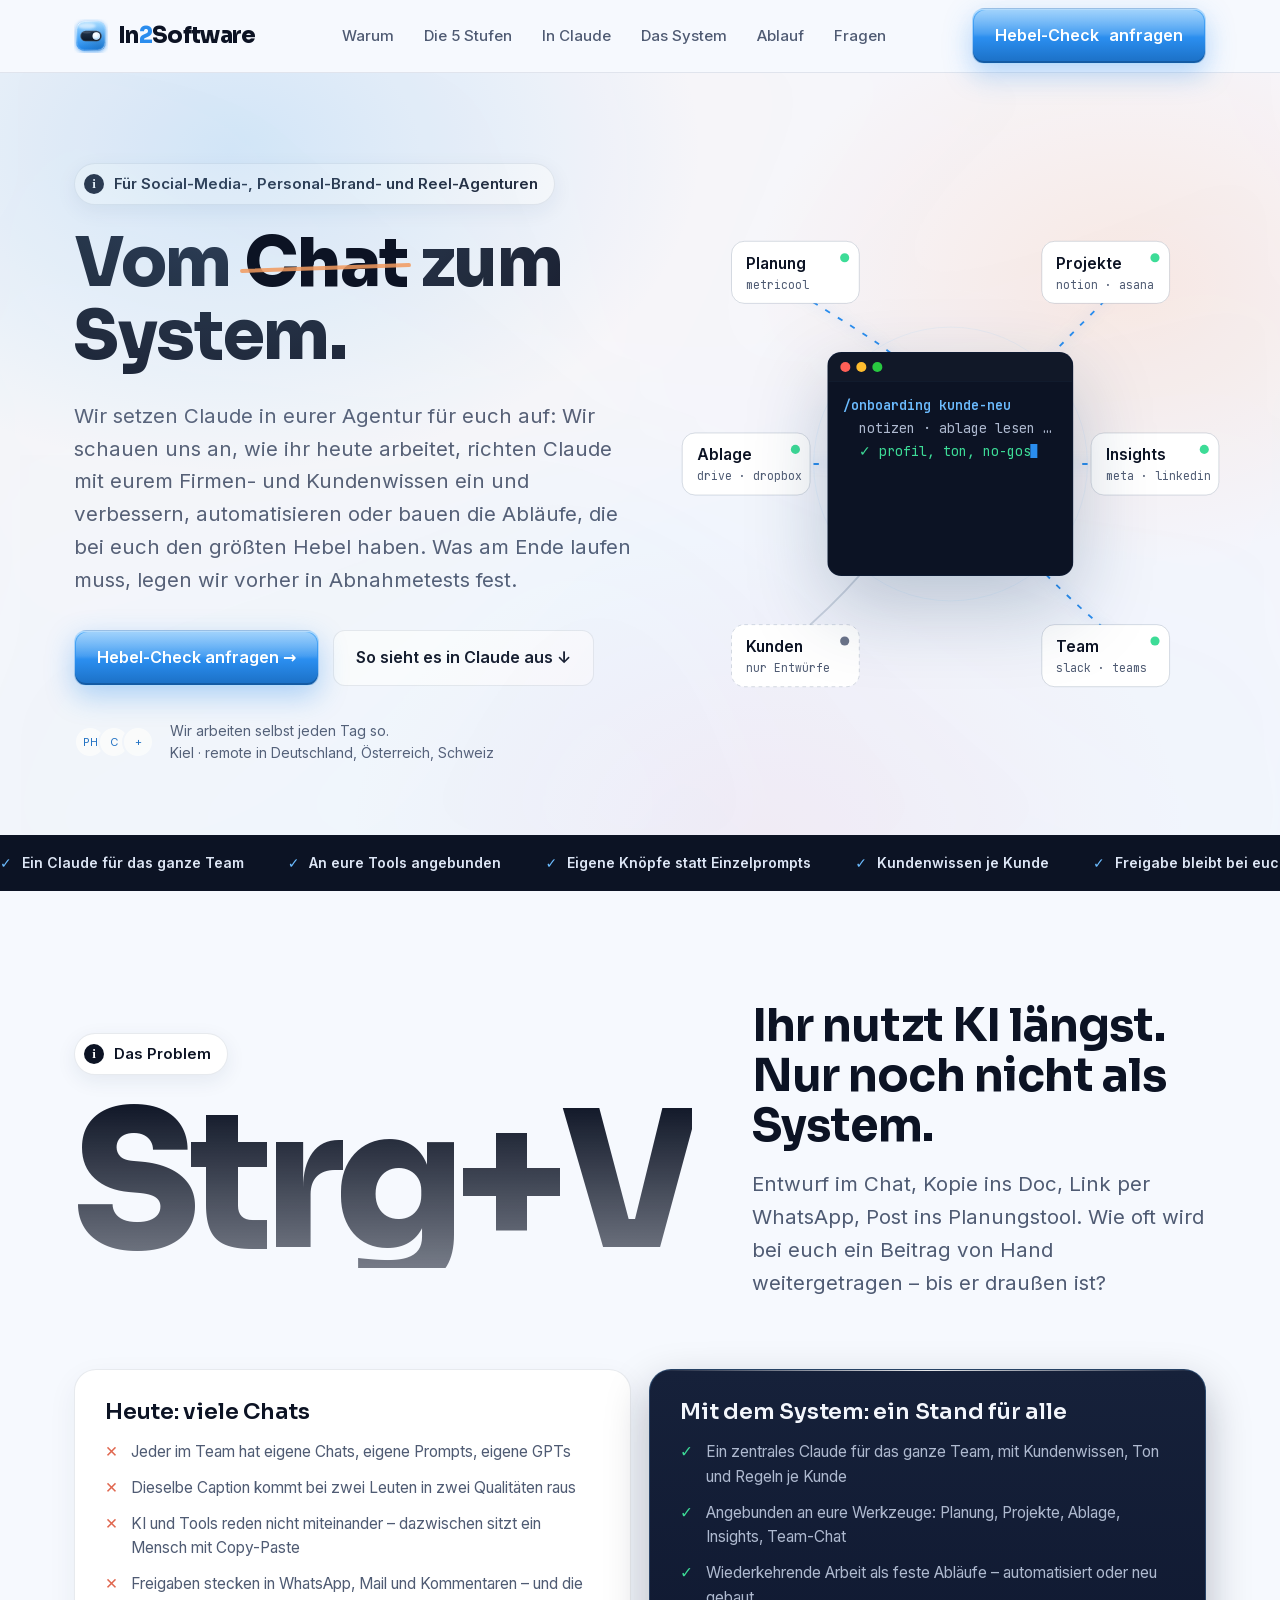
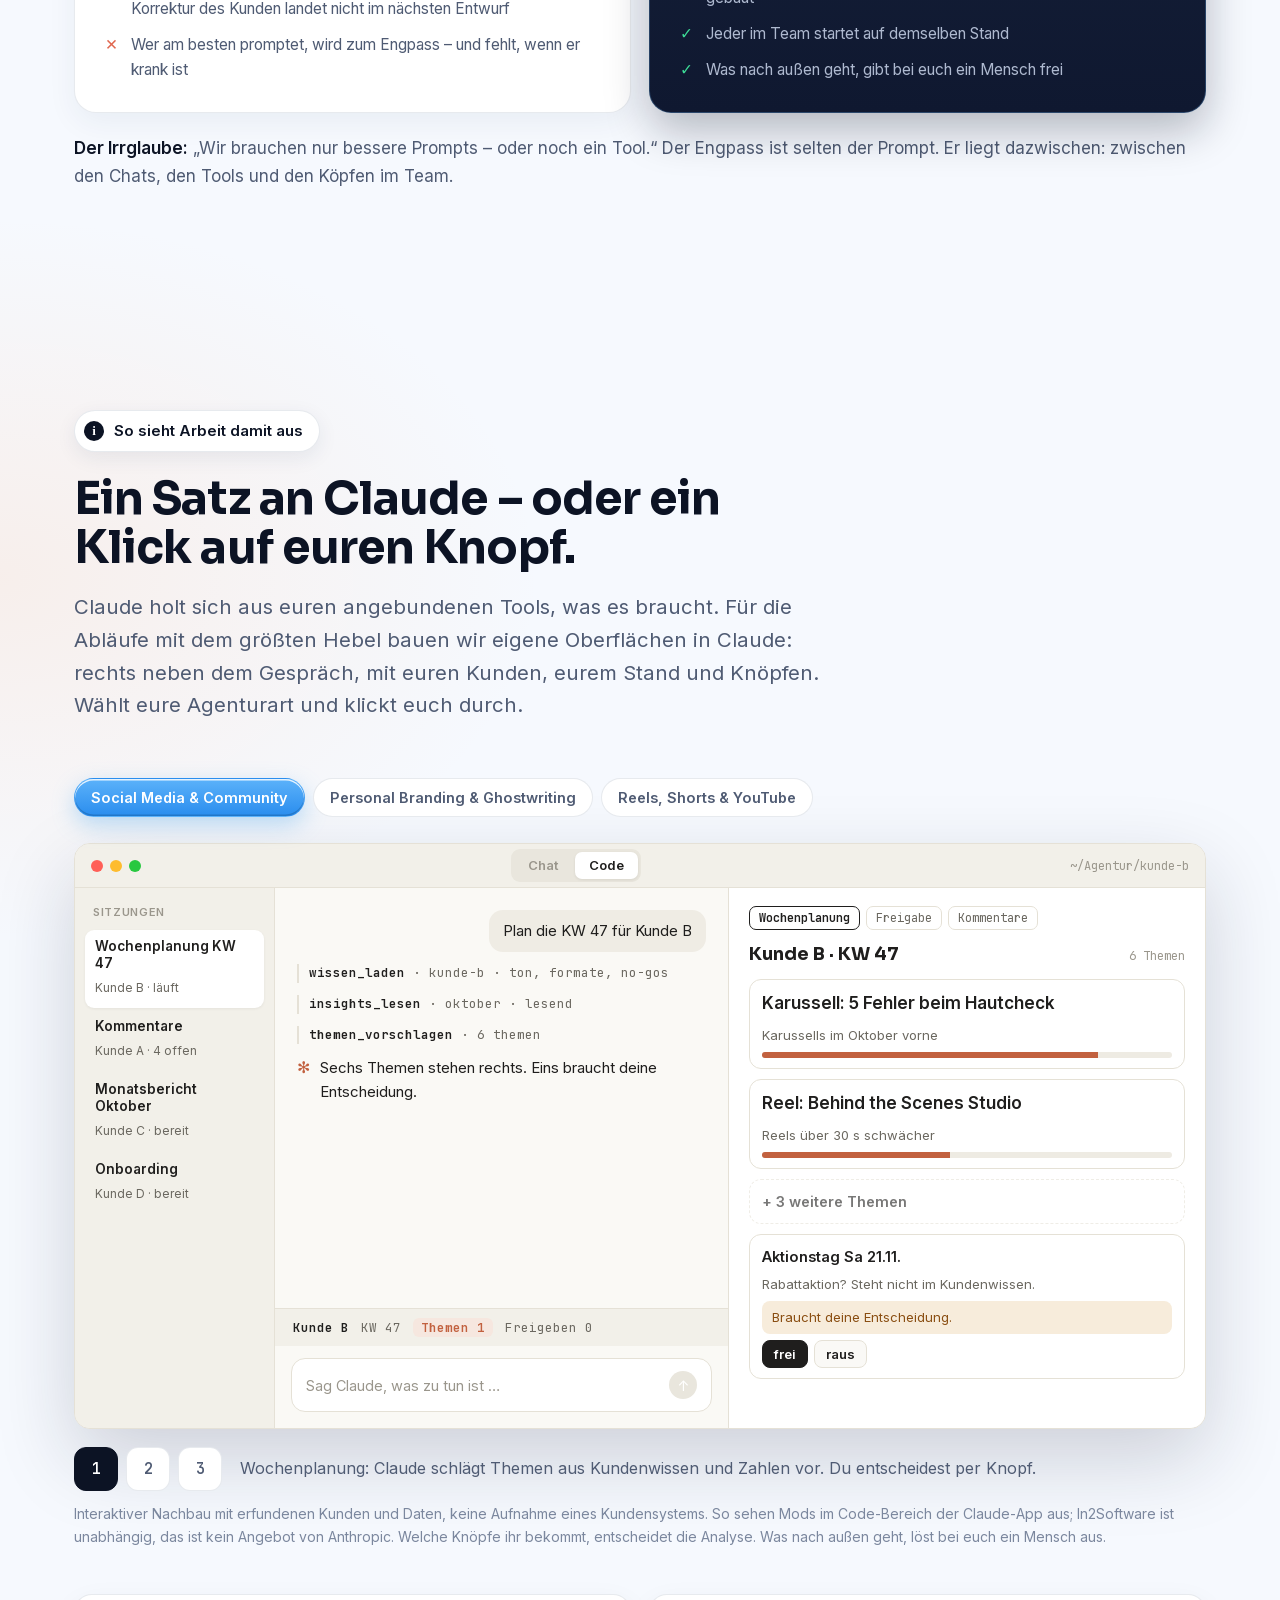
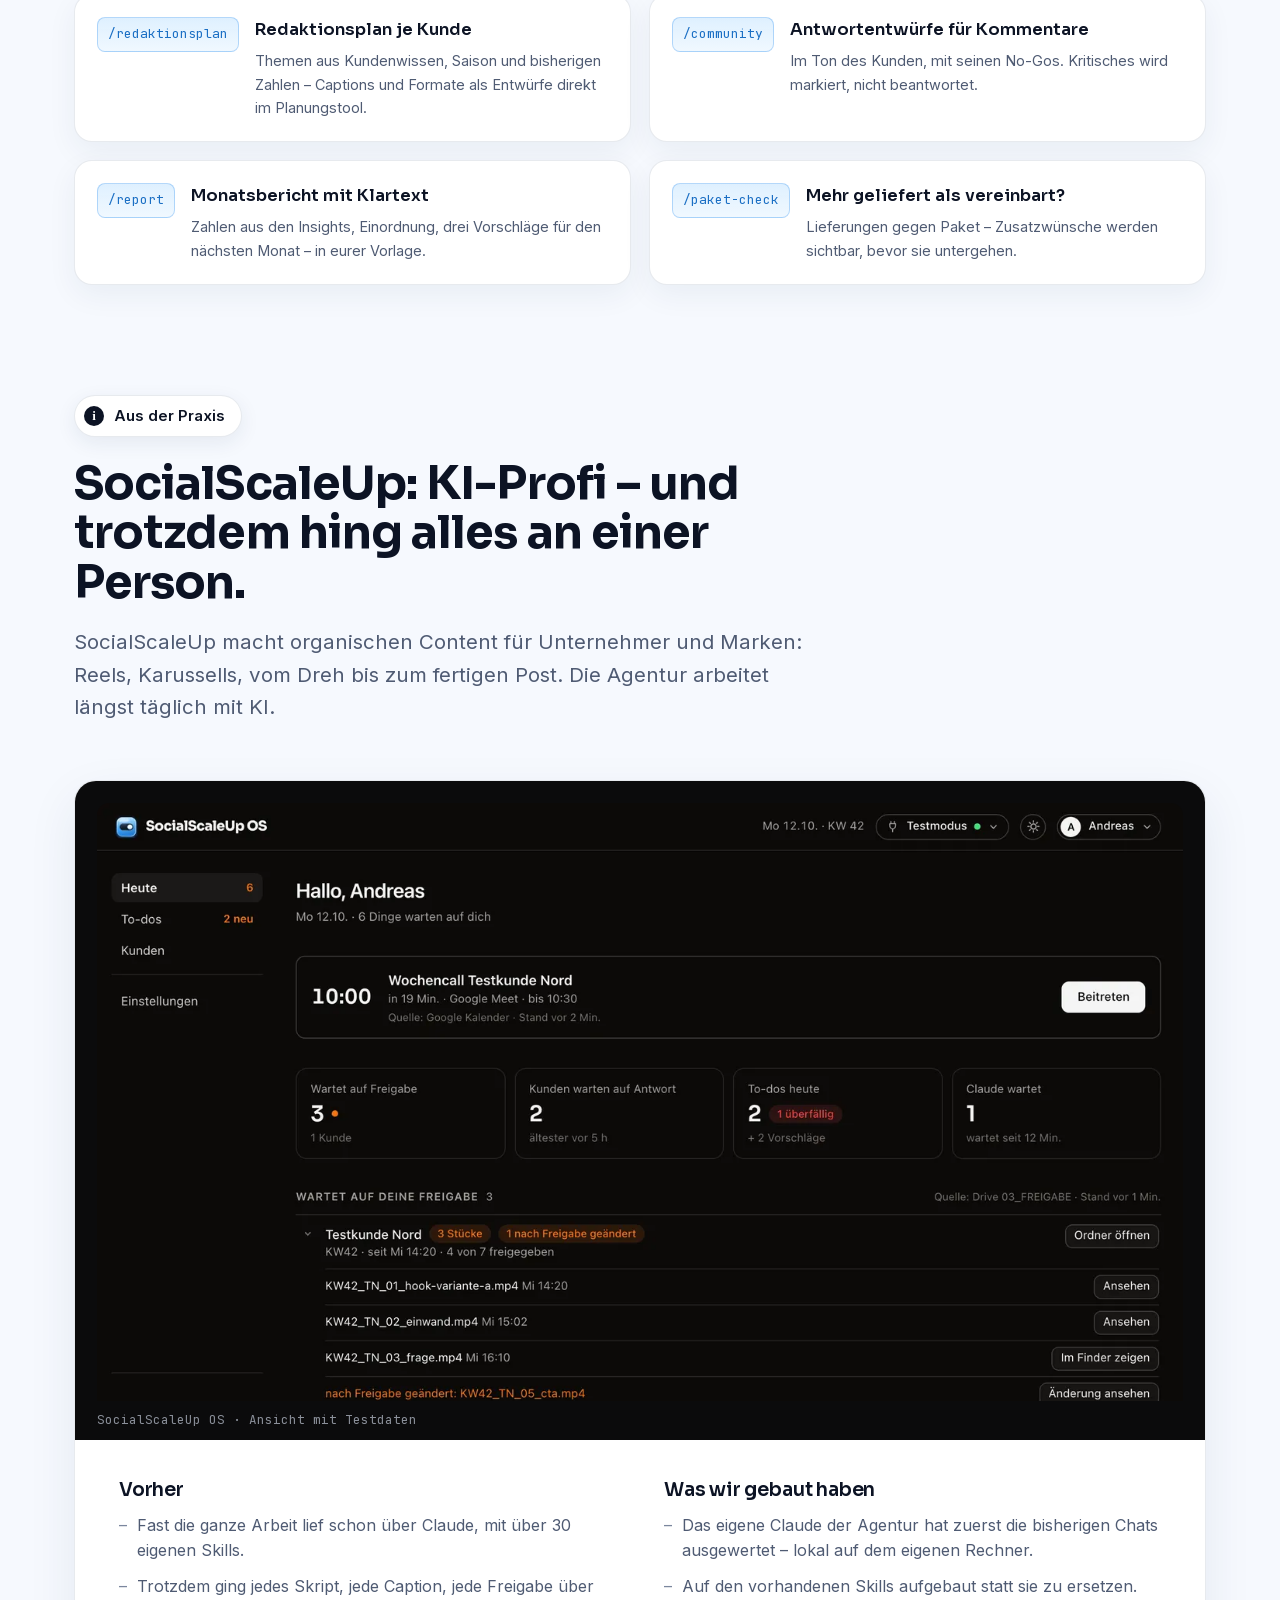
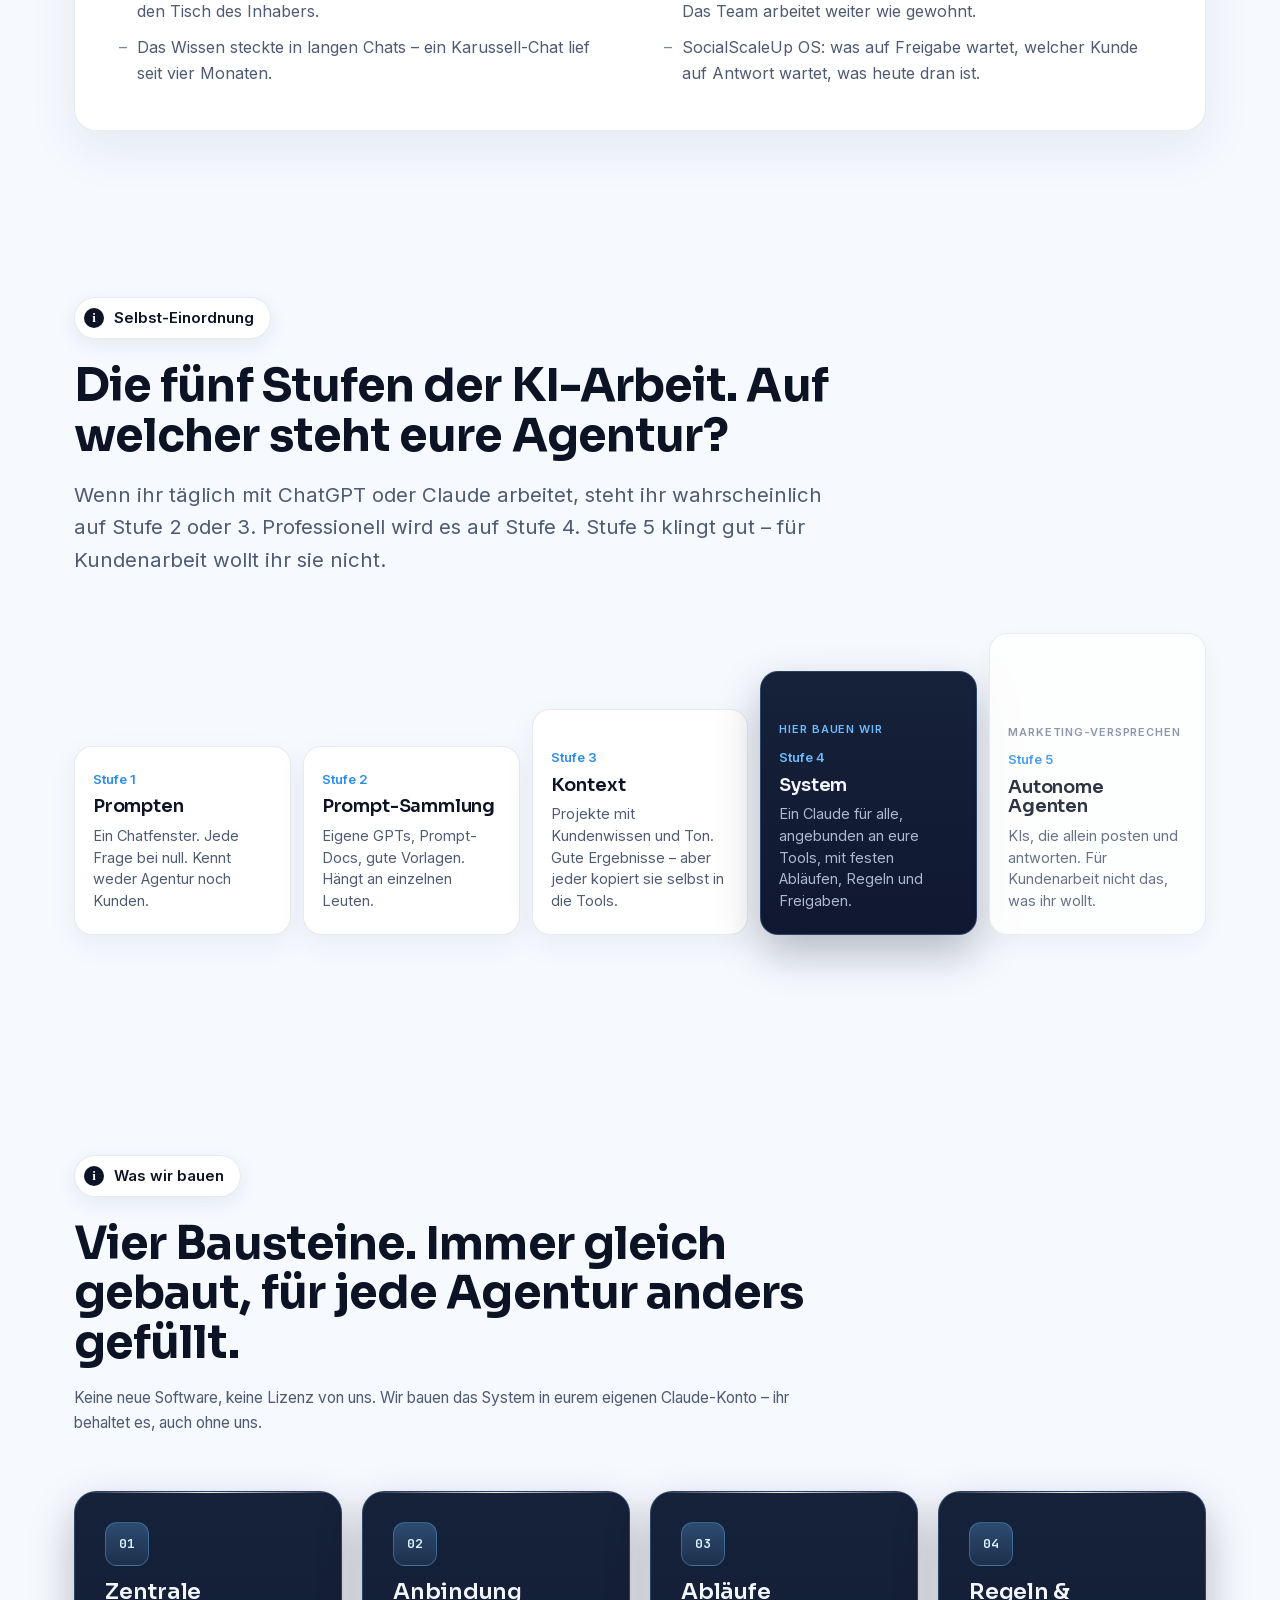
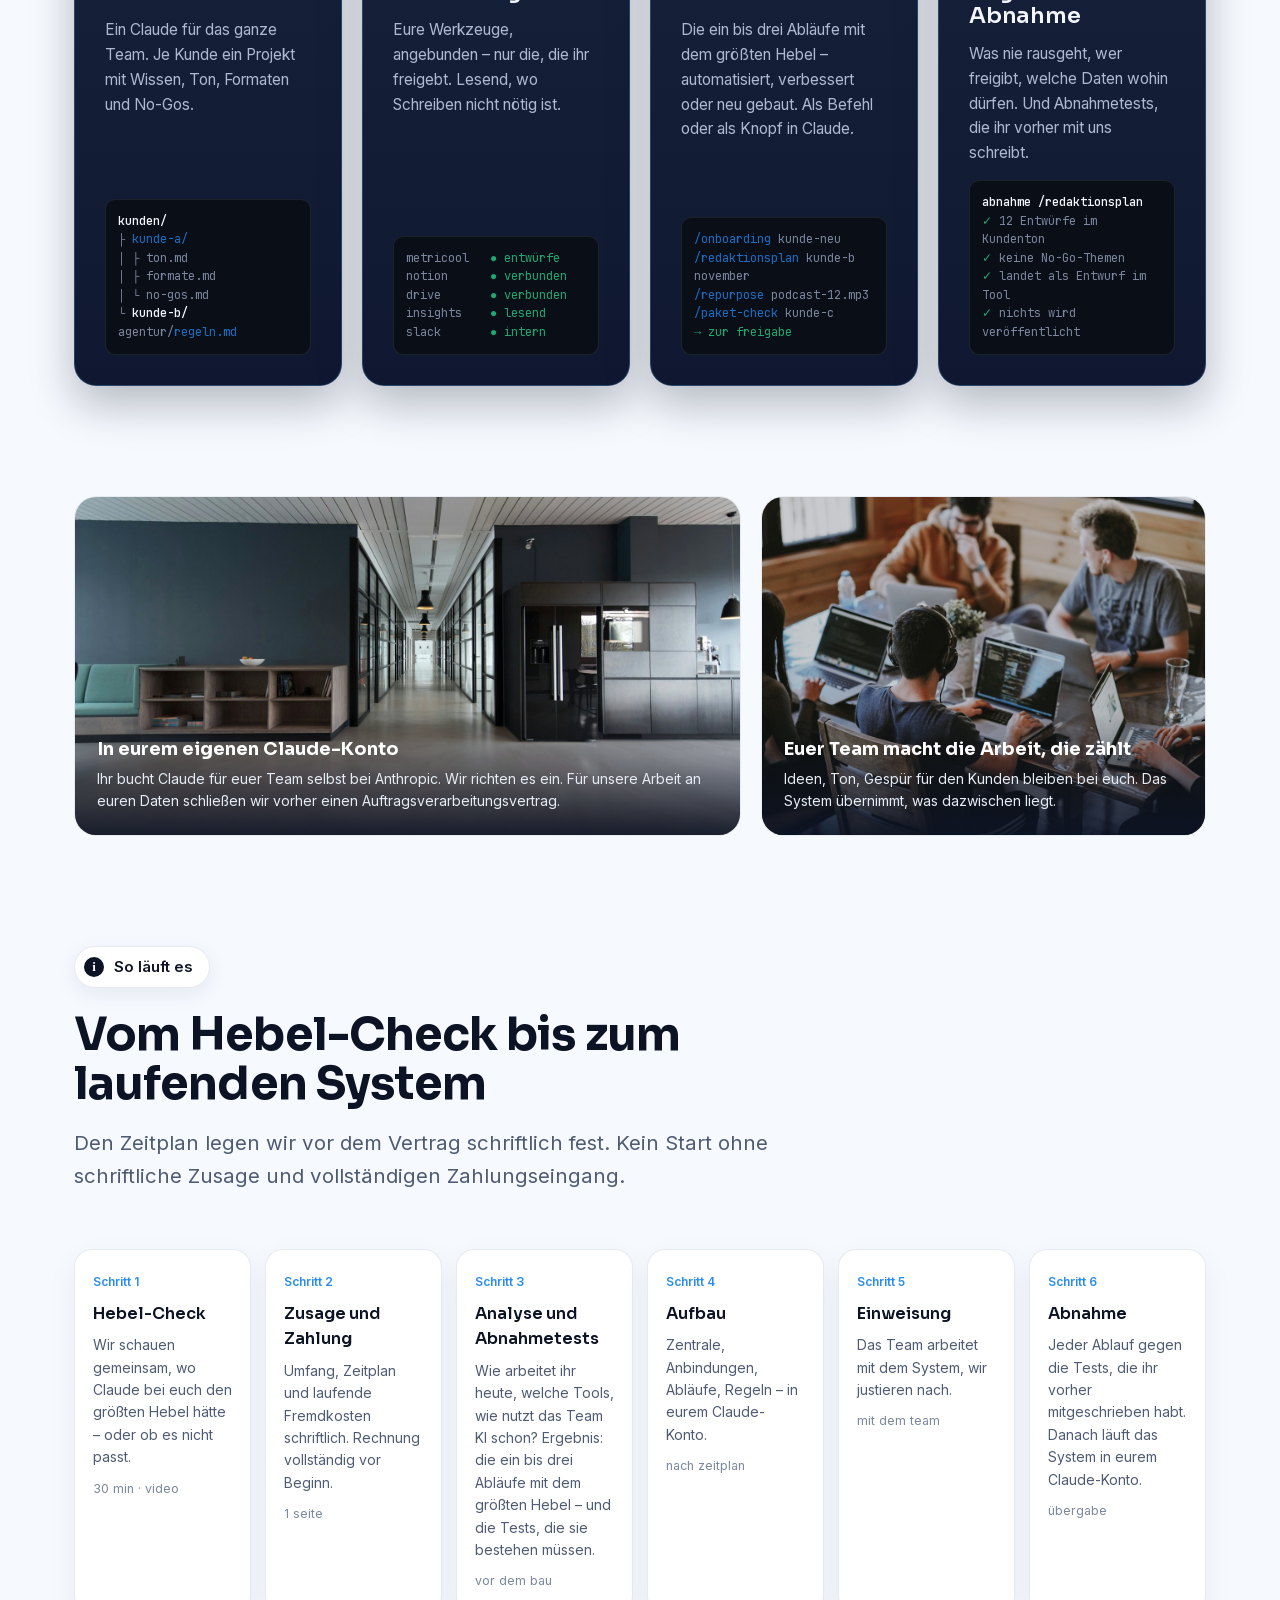
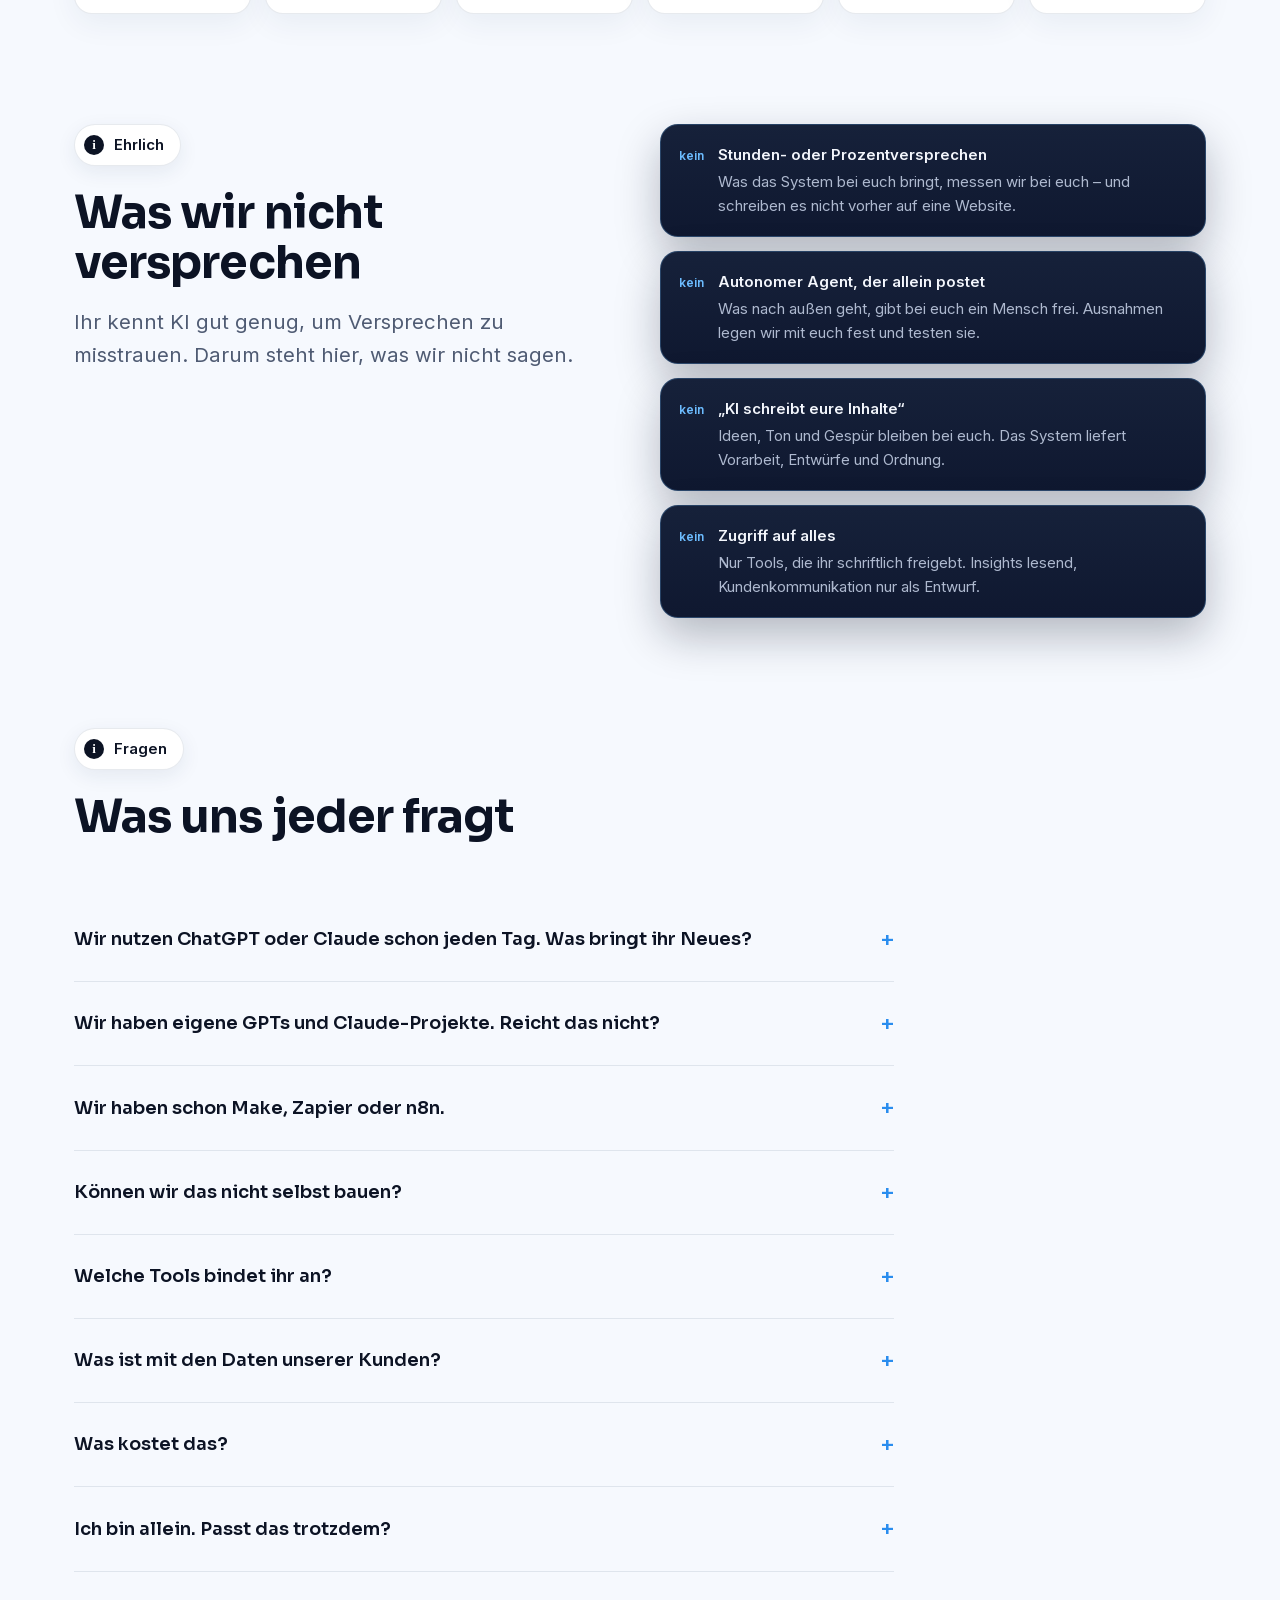
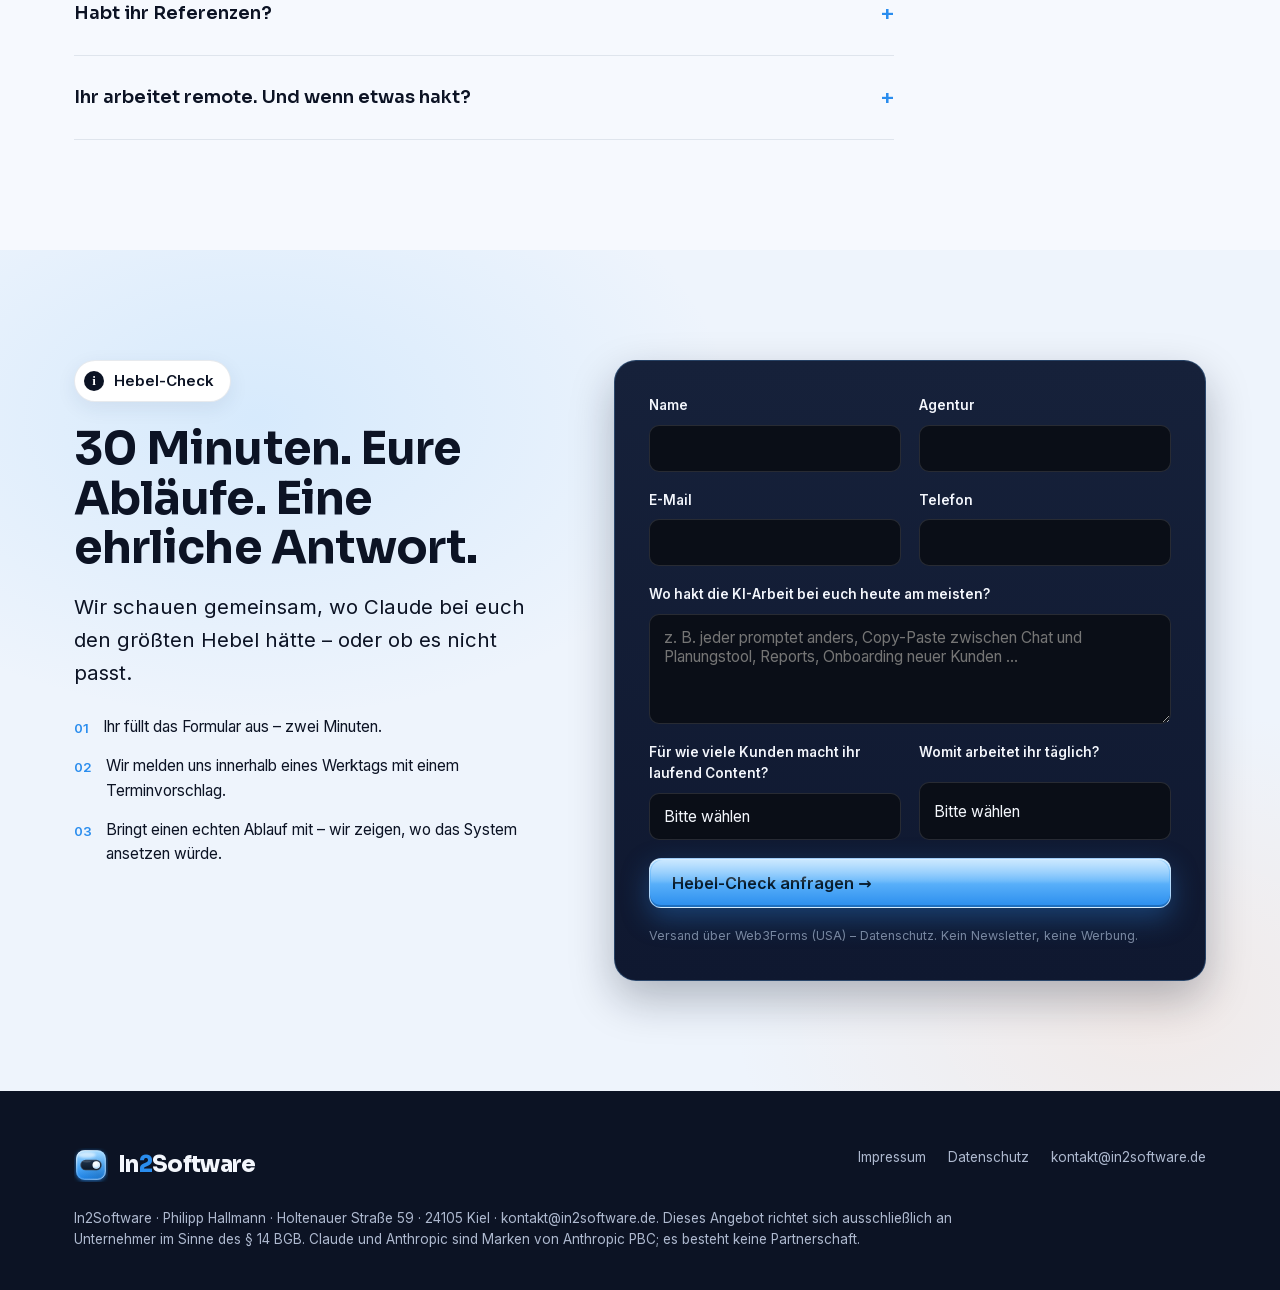
<file: index.html>
<!doctype html>
<html lang="de">
<head>
<meta charset="utf-8">
<meta name="viewport" content="width=device-width, initial-scale=1">
<title>In2Software — Claude für Social-Media-Agenturen</title>
<meta name="description" content="Für Agenturen mit organischem Social-Media-Content: Wir setzen Claude in eurer Agentur auf – mit eurem Kunden­wissen, angebunden an eure Tools, mit eigenen Knöpfen für eure wiederkehrende Arbeit.">
<link rel="icon" type="image/svg+xml" href="brand/favicon.svg">
<link rel="stylesheet" href="fonts.css">
<script>document.documentElement.classList.add('js')</script>
<style>
:root{
  --ink:#0A0E17; --ink2:#0F1522; --panel:#141B2B; --panel2:#1A2336; --line:rgba(255,255,255,.08);
  --text:#EEF1F7; --muted:#9AA3B8; --dim:#6B7489;
  --amber:#6CBCFF; --amber2:#A6D8FF; --copper:#2A8DEE; --live:#3DDC97; --danger:#FF6B6B;
  --display:'Sora',system-ui,sans-serif; --body:'Inter',system-ui,sans-serif; --mono:'JetBrains Mono',ui-monospace,monospace;
  --r:18px; --max:1180px;
}
*{box-sizing:border-box;margin:0;padding:0}
html{scroll-behavior:smooth}
body{background:var(--ink);color:var(--text);font-family:var(--body);font-size:17px;line-height:1.6;-webkit-font-smoothing:antialiased;overflow-x:hidden}
img{max-width:100%;display:block}
a{color:inherit;text-decoration:none}
.wrap{max-width:var(--max);margin:0 auto;padding:0 24px}
h1,h2,h3,.display{font-family:var(--display);letter-spacing:-.02em;line-height:1.08}
h1{font-size:clamp(38px,5.6vw,68px);font-weight:800}
h2{font-size:clamp(30px,3.8vw,46px);font-weight:700}
h3{font-size:22px;font-weight:600;letter-spacing:-.01em}
p.lead{font-size:clamp(18px,1.6vw,21px);color:var(--muted)}
.mono{font-family:var(--mono)}
.hl{color:var(--amber)}
.eyebrow{display:inline-flex;align-items:center;gap:10px;font-size:15px;font-weight:600;letter-spacing:0;text-transform:none;color:#F4F6FA;border:1px solid rgba(255,255,255,.14);background:linear-gradient(180deg,#1B2333,#121927);padding:8px 16px 8px 9px;border-radius:999px;margin-bottom:22px;box-shadow:0 1px 0 rgba(255,255,255,.06) inset,0 8px 24px rgba(0,0,0,.35)}
.eyebrow::before{content:"i";width:20px;height:20px;border-radius:50%;background:#F4F6FA;color:#0A0E17;font-family:Georgia,'Times New Roman',serif;font-weight:700;font-size:13px;line-height:20px;text-align:center;flex:none}
.btn{display:inline-flex;align-items:center;gap:10px;padding:14px 22px;border-radius:12px;font-weight:600;font-size:16px;border:1px solid transparent;transition:transform .15s ease,background .2s,border-color .2s;cursor:pointer;font-family:var(--body)}
.btn:hover{transform:translateY(-1px)}
.btn:focus-visible,a:focus-visible,button:focus-visible,input:focus-visible,select:focus-visible,textarea:focus-visible{outline:2px solid var(--amber);outline-offset:3px}
.btn-primary{background:var(--amber);color:#061A2B}
.btn-primary:hover{background:var(--amber2)}
.btn-ghost{background:rgba(255,255,255,.04);border-color:var(--line);color:var(--text)}
.btn-ghost:hover{border-color:rgba(255,255,255,.22)}
section{padding:110px 0;position:relative}
.sec-head{max-width:760px;margin-bottom:56px}
.sec-head p{margin-top:18px}
.card{background:linear-gradient(180deg,rgba(255,255,255,.035),rgba(255,255,255,.015));border:1px solid var(--line);border-radius:var(--r);padding:30px;position:relative;overflow:hidden}
.card::before{content:"";position:absolute;inset:0 0 auto 0;height:1px;background:linear-gradient(90deg,transparent,rgba(255,255,255,.18),transparent)}
.grid{display:grid;gap:20px}
.g2{grid-template-columns:repeat(2,1fr)} .g3{grid-template-columns:repeat(3,1fr)} .g4{grid-template-columns:repeat(4,1fr)}
@media(max-width:960px){.g3,.g4{grid-template-columns:repeat(2,1fr)}}
@media(max-width:640px){.g2,.g3,.g4{grid-template-columns:1fr}section{padding:80px 0}}

/* ---------- nav ---------- */
header{position:sticky;top:0;z-index:50;backdrop-filter:blur(14px);background:rgba(10,14,23,.72);border-bottom:1px solid var(--line)}
.nav{display:flex;align-items:center;justify-content:space-between;height:72px}
.logo{font-family:var(--display);font-weight:800;font-size:22px;letter-spacing:-.03em;display:flex;align-items:center;gap:10px}
.logo .mark{width:34px;height:34px;flex:none}
.logo .two{color:var(--amber)}
.nav ul{display:flex;gap:30px;list-style:none;font-size:15px;color:var(--muted);font-weight:500}
.nav ul a:hover{color:var(--text)}
@media(max-width:1000px){.nav ul{display:none}}

/* ---------- hero ---------- */
.hero{padding:90px 0 70px;overflow:hidden}
.hero .wrap{display:grid;grid-template-columns:1.05fr .95fr;gap:56px;align-items:center}
@media(max-width:960px){.hero .wrap{grid-template-columns:1fr}}
.hero-bg{position:absolute;inset:0;pointer-events:none;background:
 radial-gradient(900px 500px at 15% 0%,rgba(124,196,255,.10),transparent 60%),
 radial-gradient(700px 500px at 85% 30%,rgba(224,138,60,.08),transparent 60%);}
.hero-grid{position:absolute;inset:0;pointer-events:none;background-image:linear-gradient(rgba(255,255,255,.035) 1px,transparent 1px),linear-gradient(90deg,rgba(255,255,255,.035) 1px,transparent 1px);background-size:56px 56px;mask-image:radial-gradient(ellipse at 50% 30%,#000 30%,transparent 75%)}
.hero h1 .strike{position:relative;white-space:nowrap}
.hero h1 .strike::after{content:"";position:absolute;left:-2%;right:-2%;top:54%;height:5px;background:var(--danger);border-radius:3px;transform:rotate(-2deg);opacity:.9}
.hero p.lead{margin:26px 0 34px;max-width:560px}
.cta-row{display:flex;gap:14px;flex-wrap:wrap}
.trust{margin-top:34px;display:flex;align-items:center;gap:16px;color:var(--muted);font-size:14px}
.trust .dots{display:flex}
.trust .dots span{width:32px;height:32px;border-radius:50%;border:2px solid var(--ink);margin-left:-8px;background:linear-gradient(135deg,var(--panel2),var(--panel));display:grid;place-items:center;font-size:11px;font-family:var(--mono);color:var(--amber)}
.trust .dots span:first-child{margin-left:0}

/* signature: connection diagram */
.rig{position:relative;width:100%;max-width:560px;height:560px;margin:0 auto;justify-self:center}
@media(max-width:960px){.rig{height:auto;aspect-ratio:1/1}}
.rig svg{width:100%;height:100%;overflow:visible}
.node{fill:var(--panel);stroke:var(--line)}
.wire{fill:none;stroke:rgba(255,255,255,.14);stroke-width:2}
.wire.on{stroke:var(--amber);stroke-dasharray:6 10;animation:flow 1.6s linear infinite;filter:drop-shadow(0 0 6px rgba(124,196,255,.5))}
@keyframes flow{to{stroke-dashoffset:-32}}
.nlabel{font-family:var(--body);font-size:17px;font-weight:600;fill:var(--text)}
.nsub{font-family:var(--mono);font-size:12.5px;fill:var(--muted)}
.term{position:absolute;left:50%;top:50%;transform:translate(-50%,-50%);width:48%;min-height:40%;background:#0B101B;border:1px solid rgba(124,196,255,.35);border-radius:14px;box-shadow:0 30px 80px rgba(0,0,0,.6),0 0 0 1px rgba(255,255,255,.04) inset;font-family:var(--mono);font-size:13.5px;line-height:1.7;overflow:hidden}
.term .bar{display:flex;gap:6px;padding:9px 12px;border-bottom:1px solid var(--line);background:rgba(255,255,255,.02)}
.term .bar i{width:10px;height:10px;border-radius:50%;background:#2a3346}
.term .bar i:first-child{background:#ff5f57}.term .bar i:nth-child(2){background:#febc2e}.term .bar i:nth-child(3){background:#28c840}
.term pre{padding:12px 14px;white-space:pre-wrap;color:var(--muted);font-family:inherit}
.term .cmd{color:var(--amber);font-weight:600}
.term .ok{color:var(--live)}
.term .cur{display:inline-block;width:7px;height:14px;background:var(--amber);vertical-align:-2px;animation:blink 1s steps(2) infinite}
@keyframes blink{50%{opacity:0}}
@media(prefers-reduced-motion:reduce){.wire.on,.term .cur{animation:none}}

/* ---------- ticker ---------- */
.ticker{border-top:1px solid var(--line);border-bottom:1px solid var(--line);background:rgba(255,255,255,.02);overflow:hidden;padding:16px 0}
.ticker .track{display:flex;gap:44px;white-space:nowrap;animation:scroll 34s linear infinite;width:max-content}
.ticker span{font-size:14px;font-weight:600;color:var(--muted);display:inline-flex;align-items:center;gap:10px}
.ticker span::before{content:"✓";color:var(--live);font-weight:700}
@keyframes scroll{to{transform:translateX(-50%)}}
@media(prefers-reduced-motion:reduce){.ticker .track{animation:none;flex-wrap:wrap;white-space:normal}}

/* ---------- 95 ---------- */
.ninety .wrap{display:grid;grid-template-columns:.9fr 1.1fr;gap:60px;align-items:start}
@media(max-width:960px){.ninety .wrap{grid-template-columns:1fr}}
.big{font-family:var(--display);font-size:clamp(110px,16vw,190px);font-weight:800;line-height:.9;letter-spacing:-.05em;background:linear-gradient(180deg,#fff,rgba(255,255,255,.35));-webkit-background-clip:text;background-clip:text;color:transparent}
.big small{font-size:.32em;letter-spacing:-.02em}
.src{font-size:13px;color:var(--dim);margin-top:14px;font-family:var(--mono)}
.vs{display:grid;grid-template-columns:1fr 1fr;gap:18px;margin-top:10px}
@media(max-width:640px){.vs{grid-template-columns:1fr}}
.vs .card h3{margin-bottom:16px;display:flex;align-items:center;gap:10px}
.vs ul{list-style:none;display:grid;gap:11px;color:var(--muted);font-size:15.5px}
.vs li{padding-left:26px;position:relative}
.vs .bad li::before{content:"✕";position:absolute;left:0;color:var(--danger);font-weight:700}
.vs .good li::before{content:"✓";position:absolute;left:0;color:var(--live);font-weight:700}
.vs .good{border-color:rgba(124,196,255,.35);background:linear-gradient(180deg,rgba(124,196,255,.07),rgba(124,196,255,.02))}

/* ---------- aufgaben (chat demo) ---------- */
.tasks .wrap{display:grid;grid-template-columns:.9fr 1.1fr;gap:48px;align-items:center}
@media(max-width:960px){.tasks .wrap{grid-template-columns:1fr}}
.tasklist{display:grid;gap:12px;margin-top:28px}
.task{text-align:left;background:rgba(255,255,255,.02);border:1px solid var(--line);border-radius:14px;padding:18px 20px;cursor:pointer;color:var(--text);font-family:var(--body);display:grid;grid-template-columns:auto 1fr;gap:14px;align-items:start;transition:border-color .2s,background .2s}
.task .q{font-family:var(--mono);font-size:12px;color:var(--dim);padding-top:4px}
.task b{font-family:var(--display);font-weight:600;font-size:16.5px;display:block;margin-bottom:4px}
.task span{color:var(--muted);font-size:14px}
.task .meta{display:flex;gap:14px;margin-top:8px;font-family:var(--mono);font-size:11.5px;color:var(--dim)}
.task .meta i{font-style:normal;color:var(--live)}
.task[aria-selected="true"]{border-color:rgba(124,196,255,.5);background:linear-gradient(180deg,rgba(124,196,255,.09),rgba(124,196,255,.02))}
.task[aria-selected="true"] .q{color:var(--amber)}
.task .bar{grid-column:1/-1;height:2px;background:rgba(255,255,255,.06);border-radius:2px;overflow:hidden}
.task .bar i{display:block;height:100%;width:0;background:var(--amber);transition:width .3s linear}

.rig2{position:relative;width:100%;max-width:560px;height:560px;margin:0 auto;justify-self:center}
@media(max-width:960px){.rig2{height:auto;aspect-ratio:1/1}}
@media(max-width:600px){.rig2{aspect-ratio:auto;height:auto}.rig2 .hn,.rig2 svg{display:none}.rig2 .cw{position:static;width:100%;height:440px;transform:none;margin-top:10px}}
.rig2 svg{position:absolute;inset:0;width:100%;height:100%;overflow:visible}
.rig2 .hn{position:absolute;width:25%;height:12.2%;background:var(--panel);border:1px solid var(--line);border-radius:14px;padding:10px 14px;transition:border-color .3s,box-shadow .3s,opacity .3s;opacity:.55}
.rig2 .hn b{display:block;font-family:var(--body);font-weight:600;font-size:14px;line-height:1.2;padding-right:14px;white-space:nowrap;overflow:hidden;text-overflow:ellipsis}
.rig2 .hn small{font-family:var(--mono);font-size:11px;color:var(--muted);display:block;white-space:nowrap;overflow:hidden;text-overflow:ellipsis}
.rig2 .hn i{position:absolute;right:12px;top:12px;width:9px;height:9px;border-radius:50%;background:var(--dim)}
.rig2 .hn.lit{opacity:1;border-color:rgba(124,196,255,.55);box-shadow:0 0 0 1px rgba(124,196,255,.2),0 10px 40px rgba(124,196,255,.12)}
.rig2 .hn.lit i{background:var(--live);box-shadow:0 0 0 4px rgba(61,220,151,.18)}
.rig2 .hn.used{opacity:1;border-color:rgba(255,255,255,.18)}
.rig2 .hn.used i{background:var(--live)}
.cw{position:absolute;left:50%;top:50%;transform:translate(-50%,-50%);width:53%;height:66%;background:#0B101B;border:1px solid rgba(124,196,255,.35);border-radius:16px;box-shadow:0 30px 80px rgba(0,0,0,.6),0 0 0 1px rgba(255,255,255,.04) inset;display:flex;flex-direction:column;overflow:hidden;font-size:12.5px}
.cw .top{display:flex;align-items:center;gap:8px;padding:9px 12px;border-bottom:1px solid var(--line);background:rgba(255,255,255,.02);font-family:var(--mono);font-size:11px;color:var(--dim)}
.cw .top i{width:10px;height:10px;border-radius:50%;background:#2a3346}
.cw .top i:first-child{background:#ff5f57}.cw .top i:nth-child(2){background:#febc2e}.cw .top i:nth-child(3){background:#28c840}
.cw .top span{margin-left:auto}
.cw .log{flex:1;overflow:hidden;padding:12px;display:flex;flex-direction:column;gap:10px;scroll-behavior:smooth}
.cw .u{align-self:flex-end;max-width:88%;background:rgba(124,196,255,.12);border:1px solid rgba(124,196,255,.3);border-radius:14px 14px 4px 14px;padding:9px 12px;color:var(--text);font-family:var(--body);font-size:13px;line-height:1.45}
.cw .a{display:grid;gap:6px}
.cw .who{font-family:var(--mono);font-size:10.5px;color:var(--dim);display:flex;align-items:center;gap:6px}
.cw .who::before{content:"";width:8px;height:8px;border-radius:2px;background:linear-gradient(135deg,var(--amber),var(--copper))}
.cw .st{display:grid;grid-template-columns:16px 1fr;gap:8px;align-items:start;font-family:var(--mono);font-size:11.5px;color:var(--muted);line-height:1.45}
.cw .st .ic{width:12px;height:12px;border-radius:50%;border:1.5px solid var(--amber);border-right-color:transparent;animation:spin .8s linear infinite;margin-top:3px}
.cw .st.ok .ic{border:0;animation:none;background:none;color:var(--live);font-size:12px;line-height:1;margin-top:2px}
.cw .st.ok .ic::before{content:"✓"}
.cw .st.warn .ic{border:0;animation:none;color:var(--amber);font-size:11px;line-height:1;margin-top:2px}
.cw .st.warn .ic::before{content:"!"}
.cw .st .r{color:var(--text)}
.cw .st.warn .r{color:var(--amber2)}
@keyframes spin{to{transform:rotate(360deg)}}
.cw .res{border:1px solid rgba(61,220,151,.35);background:rgba(61,220,151,.06);border-radius:12px;padding:10px 12px;display:grid;gap:6px}
.cw .res b{font-family:var(--body);font-size:12.5px;color:var(--text)}
.cw .res .f{font-family:var(--mono);font-size:11px;color:var(--muted)}
.cw .res .f::before{content:"▸ ";color:var(--live)}
.cw .res .n{font-family:var(--body);font-size:11.5px;color:var(--muted);margin-top:2px}
.cw .res .btns{display:flex;gap:8px;margin-top:4px}
.cw .res .btns span{font-family:var(--body);font-size:11.5px;font-weight:600;padding:6px 10px;border-radius:8px;background:var(--amber);color:#061A2B}
.cw .res .btns span+span{background:transparent;border:1px solid var(--line);color:var(--muted)}
.cw .in{border-top:1px solid var(--line);padding:10px 12px;display:flex;gap:10px;align-items:center;background:rgba(255,255,255,.02)}
.cw .in .box{flex:1;min-height:34px;border:1px solid var(--line);border-radius:10px;padding:8px 10px;font-family:var(--body);font-size:12.5px;color:var(--text);line-height:1.4;background:#0A0E17}
.cw .in .box .ph{color:var(--dim)}
.cw .in .box .cur{display:inline-block;width:6px;height:13px;background:var(--amber);vertical-align:-2px;animation:blink 1s steps(2) infinite}
.cw .in .send{width:30px;height:30px;border-radius:9px;background:var(--amber);display:grid;place-items:center;color:#061A2B;font-weight:700;font-size:14px;transition:opacity .2s}
.cw .in .send.off{opacity:.35}
.cw .think{font-family:var(--mono);font-size:11px;color:var(--dim)}
.cw .think::after{content:"…";animation:dots 1.2s steps(3) infinite}
@keyframes dots{0%{content:""}33%{content:"."}66%{content:".."}100%{content:"..."}}
@media(prefers-reduced-motion:reduce){.cw .st .ic,.cw .in .box .cur{animation:none}}

/* ---------- stufen ---------- */
.stairs{display:grid;grid-template-columns:repeat(5,1fr);gap:12px;align-items:end;margin-top:20px}
@media(max-width:860px){.stairs{grid-template-columns:1fr;align-items:stretch}}
.step{border:1px solid var(--line);border-radius:14px;padding:22px 18px;background:rgba(255,255,255,.02);min-height:calc(150px + var(--h,0)*38px);display:flex;flex-direction:column;justify-content:flex-end;gap:8px;transition:border-color .2s}
@media(max-width:860px){.step{min-height:0}}
.step .n{font-family:var(--mono);color:var(--dim);font-size:13px}
.step h3{font-size:18px}
.step p{color:var(--muted);font-size:14.5px;line-height:1.5}
.step.here{border-color:rgba(124,196,255,.5);background:linear-gradient(180deg,rgba(124,196,255,.10),rgba(124,196,255,.02));box-shadow:0 0 0 1px rgba(124,196,255,.15),0 20px 60px rgba(124,196,255,.06)}
.step.here .n{color:var(--amber)}
.step .tag{font-size:11px;font-weight:700;letter-spacing:.08em;text-transform:uppercase;color:var(--amber)}
.step.hype{border-style:dashed}
.step.hype .tag{color:var(--dim)}

/* ---------- bausteine ---------- */
.bau .card{display:flex;flex-direction:column;gap:14px;min-height:300px}
.bau .ico{width:44px;height:44px;border-radius:12px;display:grid;place-items:center;background:rgba(124,196,255,.1);border:1px solid rgba(124,196,255,.3);color:var(--amber);font-family:var(--mono);font-weight:600;font-size:13px}
.bau p{color:var(--muted);font-size:15.5px}
.bau .vis{margin-top:auto;font-family:var(--mono);font-size:12px;color:var(--dim);background:#0B101B;border:1px solid var(--line);border-radius:10px;padding:12px;line-height:1.55}
.bau .vis b{color:var(--text);font-weight:500}
.bau .vis .a{color:var(--amber)} .bau .vis .g{color:var(--live)}

/* ---------- branchen ---------- */
.tabs{display:flex;gap:8px;flex-wrap:wrap;margin-bottom:26px}
.tab{padding:10px 16px;border-radius:999px;border:1px solid var(--line);background:transparent;color:var(--muted);font-weight:600;font-size:14.5px;cursor:pointer;font-family:var(--body)}
.tab[aria-selected="true"]{background:var(--amber);color:#061A2B;border-color:var(--amber)}
.panel{display:none}.panel.on{display:block}
.flow{display:grid;grid-template-columns:1fr 1fr;gap:18px}
@media(max-width:860px){.flow{grid-template-columns:1fr}}
.flow .card{display:grid;grid-template-columns:auto 1fr;gap:16px;align-items:start;padding:22px}
.flow code{font-family:var(--mono);color:var(--amber);background:rgba(124,196,255,.08);border:1px solid rgba(124,196,255,.25);padding:6px 10px;border-radius:8px;font-size:13px;white-space:nowrap}
.flow h4{font-family:var(--display);font-size:16.5px;font-weight:600;margin-bottom:6px}
.flow p{color:var(--muted);font-size:14.5px}
.flow .hitl{margin-top:8px;font-size:12.5px;color:var(--dim);font-family:var(--mono)}

/* ---------- photo band ---------- */
.band{padding:0}
.band .wrap{display:grid;grid-template-columns:1.2fr .8fr;gap:20px}
@media(max-width:860px){.band .wrap{grid-template-columns:1fr}}
.photo{border-radius:var(--r);overflow:hidden;border:1px solid var(--line);position:relative;min-height:340px;background:var(--panel)}
.photo img{width:100%;height:100%;object-fit:cover;position:absolute;inset:0;filter:saturate(.8) contrast(1.05)}
.photo .cap{position:absolute;left:0;right:0;bottom:0;padding:22px;background:linear-gradient(180deg,transparent,rgba(10,14,23,.92));font-size:14px;color:var(--muted)}
.photo .cap b{display:block;color:var(--text);font-family:var(--display);font-size:18px;margin-bottom:4px}

/* ---------- ablauf ---------- */
.timeline{display:grid;grid-template-columns:repeat(6,1fr);gap:14px;position:relative}
@media(max-width:1000px){.timeline{grid-template-columns:repeat(3,1fr)}}
@media(max-width:600px){.timeline{grid-template-columns:1fr}}
.tl{padding:22px 18px;border:1px solid var(--line);border-radius:14px;background:rgba(255,255,255,.02)}
.tl .n{font-family:var(--mono);font-size:12px;color:var(--amber);margin-bottom:10px}
.tl h4{font-family:var(--display);font-size:16px;font-weight:600;margin-bottom:8px}
.tl p{font-size:14px;color:var(--muted)}
.tl .t{font-size:12px;color:var(--dim);margin-top:10px;font-family:var(--mono)}

/* ---------- grenzen ---------- */
.limits .wrap{display:grid;grid-template-columns:1fr 1fr;gap:40px;align-items:start}
@media(max-width:860px){.limits .wrap{grid-template-columns:1fr}}
.limits ul{list-style:none;display:grid;gap:14px}
.limits li{display:grid;grid-template-columns:auto 1fr;gap:14px;padding:18px;border:1px solid var(--line);border-radius:14px;background:rgba(255,255,255,.02)}
.limits li .k{font-family:var(--mono);font-size:12px;color:var(--amber);padding-top:3px;white-space:nowrap}
.limits li p{color:var(--muted);font-size:15px}
.limits li b{color:var(--text);display:block;margin-bottom:3px;font-weight:600}

/* ---------- team ---------- */
.team .grid{margin-top:10px}
.person{display:grid;grid-template-columns:120px 1fr;gap:22px;align-items:start}
@media(max-width:600px){.person{grid-template-columns:1fr}}
.avatar{width:120px;height:120px;border-radius:16px;background:linear-gradient(135deg,var(--panel2),var(--panel));border:1px solid var(--line);display:grid;place-items:center;font-family:var(--display);font-weight:800;font-size:34px;color:var(--amber);overflow:hidden;position:relative}
.avatar img{position:absolute;inset:0;width:100%;height:100%;object-fit:cover}
.person .role{font-family:var(--mono);font-size:12px;color:var(--amber);margin-bottom:6px}
.person p{color:var(--muted);font-size:15px;margin-top:8px}

/* ---------- faq ---------- */
.faq{max-width:820px}
details{border-bottom:1px solid var(--line);padding:6px 0}
summary{cursor:pointer;list-style:none;display:flex;justify-content:space-between;align-items:center;gap:20px;padding:18px 0;font-family:var(--display);font-weight:600;font-size:18px}
summary::-webkit-details-marker{display:none}
summary::after{content:"+";font-family:var(--mono);color:var(--amber);font-size:22px;transition:transform .2s}
details[open] summary::after{transform:rotate(45deg)}
details p{color:var(--muted);padding:0 0 20px;max-width:720px}

/* ---------- form ---------- */
.form-sec{background:linear-gradient(180deg,var(--ink),var(--ink2))}
.form-sec .wrap{display:grid;grid-template-columns:.9fr 1.1fr;gap:56px;align-items:start}
@media(max-width:960px){.form-sec .wrap{grid-template-columns:1fr}}
form{background:var(--panel);border:1px solid var(--line);border-radius:var(--r);padding:34px;display:grid;gap:18px}
.f2{display:grid;grid-template-columns:1fr 1fr;gap:18px}
@media(max-width:600px){.f2{grid-template-columns:1fr}}
label{display:grid;gap:8px;font-size:13.5px;font-weight:600;color:var(--muted)}
input,select,textarea{width:100%;background:#0B101B;border:1px solid var(--line);border-radius:10px;padding:13px 14px;color:var(--text);font-family:var(--body);font-size:15.5px}
textarea{min-height:110px;resize:vertical}
select{appearance:none;background-image:linear-gradient(45deg,transparent 50%,var(--muted) 50%),linear-gradient(135deg,var(--muted) 50%,transparent 50%);background-position:calc(100% - 20px) 50%,calc(100% - 15px) 50%;background-size:5px 5px;background-repeat:no-repeat}
.fine{font-size:12.5px;color:var(--dim)}
.done{display:none;padding:22px;border:1px solid rgba(61,220,151,.4);background:rgba(61,220,151,.08);border-radius:12px;color:var(--text)}
.hp{display:none!important}
.done.fail{border-color:rgba(255,120,120,.45);background:rgba(255,120,120,.08)}
.done-alt{display:grid;gap:10px;margin-top:16px;padding-top:16px;border-top:1px solid var(--line)}
.done-alt textarea{min-height:0;font-family:var(--mono);font-size:13px;line-height:1.55}
.done-alt .btn{justify-self:start;padding:10px 16px;font-size:14px}
.steps-list{list-style:none;display:grid;gap:14px;margin-top:26px}
.steps-list li{display:grid;grid-template-columns:auto 1fr;gap:14px;color:var(--muted);font-size:15.5px}
.steps-list .n{font-family:var(--mono);color:var(--amber);font-size:13px;padding-top:3px}

/* ---------- footer ---------- */
footer{border-top:1px solid var(--line);padding:50px 0 40px;color:var(--dim);font-size:13.5px}
footer .row{display:flex;justify-content:space-between;gap:24px;flex-wrap:wrap;align-items:flex-start}
footer ul{list-style:none;display:flex;gap:22px;flex-wrap:wrap}
footer a:hover{color:var(--text)}
.disclaimer{margin-top:26px;max-width:900px;line-height:1.55}

/* ---------- liquid glass (blaue Elemente) ---------- */
:root{--lg-hi:rgba(255,255,255,.85);--lg-rim:rgba(255,255,255,.55);--lg-shade:rgba(11,58,102,.28);--lg-glow:rgba(90,174,240,.38)}
.btn-primary{background:linear-gradient(180deg,#A6D8FF 0%,#5CB2FA 48%,#2A8DEE 100%);color:#061A2B;border:1px solid rgba(255,255,255,.55);box-shadow:inset 0 1px 0 rgba(255,255,255,.75),inset 0 -2px 0 rgba(8,52,100,.35),0 10px 28px rgba(42,141,238,.45);position:relative;overflow:hidden}
.btn-primary::before{content:"";position:absolute;inset:1px;border-radius:inherit;background:linear-gradient(180deg,rgba(255,255,255,.42) 0%,rgba(255,255,255,.10) 46%,rgba(255,255,255,0) 52%);pointer-events:none}
.btn-primary:hover{background:linear-gradient(180deg,#B8E1FF 0%,#6ABCFF 48%,#3598F5 100%);box-shadow:inset 0 1px 0 rgba(255,255,255,.8),inset 0 -2px 0 rgba(8,52,100,.35),0 14px 34px rgba(42,141,238,.6)}
.tab[aria-selected="true"]{background:linear-gradient(180deg,#A6D8FF,#4FA9F8);color:#061A2B;border:1px solid var(--lg-rim);box-shadow:inset 0 1.5px 0 var(--lg-hi),inset 0 -1.5px 0 var(--lg-shade),0 8px 22px var(--lg-glow)}
.task[aria-selected="true"],.step.here,.vs .good{background:linear-gradient(180deg,rgba(124,196,255,.16),rgba(124,196,255,.04));border:1px solid rgba(255,255,255,.28);backdrop-filter:blur(12px);-webkit-backdrop-filter:blur(12px);box-shadow:inset 0 1px 0 rgba(255,255,255,.35),inset 0 -1px 0 rgba(11,58,102,.25),0 16px 40px rgba(90,174,240,.14)}
.step.here .n,.task[aria-selected="true"] .q,.step .tag{color:#CFEBFF}
.bau .ico,.flow code{background:linear-gradient(180deg,rgba(124,196,255,.22),rgba(124,196,255,.08));border:1px solid rgba(255,255,255,.3);color:#DDF3FF;box-shadow:inset 0 1px 0 rgba(255,255,255,.4)}
.term,.cw{border:1px solid rgba(255,255,255,.22);box-shadow:inset 0 1px 0 rgba(255,255,255,.18),0 30px 80px rgba(0,0,0,.6),0 0 60px rgba(90,174,240,.12)}
.cw .in .send,.cw .res .btns span:first-child{background:linear-gradient(180deg,#A6D8FF,#4FA9F8);color:#061A2B;box-shadow:inset 0 1px 0 var(--lg-hi),inset 0 -1px 0 var(--lg-shade)}
.trust .dots span{color:#CFEBFF}
header{border-bottom:1px solid rgba(255,255,255,.1);box-shadow:inset 0 -1px 0 rgba(255,255,255,.04)}
.rig2 .hn.lit{border-color:rgba(255,255,255,.4);box-shadow:inset 0 1px 0 rgba(255,255,255,.3),0 10px 40px rgba(90,174,240,.25)}

/* ---------- freundlich: Stimmung, nicht Inhalt ---------- */
:root{--ink:#0C1324;--ink2:#101A2E;--panel:#16213A;--panel2:#1C2A46;--line:rgba(160,196,255,.14);--text:#F3F6FC;--muted:#AEB9CF;--dim:#7D8AA6;--danger:#FF9A8A;--r:22px;--peach:#FFB98A;--rose:#FF9FB2}
body{background:radial-gradient(1200px 700px at 80% -10%,rgba(108,188,255,.14),transparent 60%),radial-gradient(900px 600px at 0% 20%,rgba(255,185,138,.10),transparent 60%),var(--ink)}
.hero{background:transparent}
.hero-bg{background:radial-gradient(760px 520px at 18% 10%,rgba(108,188,255,.22),transparent 62%),radial-gradient(620px 460px at 88% 28%,rgba(255,185,138,.16),transparent 60%),radial-gradient(700px 500px at 60% 100%,rgba(255,159,178,.10),transparent 60%)}
.aurora{position:absolute;inset:-20% -10%;pointer-events:none;background:conic-gradient(from 180deg at 50% 50%,rgba(108,188,255,.10),rgba(255,185,138,.08),rgba(255,159,178,.06),rgba(108,188,255,.10));filter:blur(80px);opacity:.9;animation:drift 22s ease-in-out infinite alternate}
@keyframes drift{from{transform:translate3d(-3%,-2%,0) rotate(0deg)}to{transform:translate3d(3%,2%,0) rotate(8deg)}}
.sparkles{position:absolute;inset:0;pointer-events:none;background-image:radial-gradient(1.6px 1.6px at 12% 22%,#fff 60%,transparent 62%),radial-gradient(1.2px 1.2px at 30% 68%,#fff 60%,transparent 62%),radial-gradient(1.8px 1.8px at 52% 14%,#fff 60%,transparent 62%),radial-gradient(1.2px 1.2px at 66% 82%,#fff 60%,transparent 62%),radial-gradient(1.5px 1.5px at 80% 40%,#fff 60%,transparent 62%),radial-gradient(1.2px 1.2px at 92% 70%,#fff 60%,transparent 62%),radial-gradient(1.4px 1.4px at 44% 46%,#fff 60%,transparent 62%),radial-gradient(1.1px 1.1px at 8% 86%,#fff 60%,transparent 62%),radial-gradient(1.6px 1.6px at 72% 8%,#fff 60%,transparent 62%);opacity:.55;animation:twinkle 6s ease-in-out infinite alternate;mask-image:radial-gradient(ellipse at 50% 40%,#000 40%,transparent 80%)}
@keyframes twinkle{0%{opacity:.3}50%{opacity:.7}100%{opacity:.4}}
.hero h1 .strike::after{background:var(--peach);opacity:.85;height:4px}
.hero h1{text-shadow:0 0 40px rgba(108,188,255,.15)}
.card{background:linear-gradient(180deg,rgba(160,196,255,.06),rgba(160,196,255,.02));border-color:var(--line)}
.card::before{background:linear-gradient(90deg,transparent,rgba(255,255,255,.28),transparent)}
.ticker{background:rgba(160,196,255,.04)}
.ticker .track{animation-duration:48s}
.ticker span::before{color:var(--peach)}
.vs .bad li::before{color:var(--danger)}
.step,.tl,.limits li,.task,.flow .card,.tile{border-radius:18px}
.step.hype{border-style:solid;opacity:.75}
.bau .vis,.cw .in .box{background:#0D1629}
.photo img{filter:saturate(1.05) brightness(1.02)}
.band .photo .cap{background:linear-gradient(180deg,transparent,rgba(12,19,36,.9))}
.form-sec{background:radial-gradient(800px 500px at 20% 20%,rgba(108,188,255,.12),transparent 60%),radial-gradient(700px 500px at 90% 90%,rgba(255,185,138,.12),transparent 60%),var(--ink2)}
form{background:linear-gradient(180deg,rgba(160,196,255,.08),rgba(160,196,255,.03));border-color:var(--line)}
input,select,textarea{background:#0D1629}
.done{border-color:rgba(255,185,138,.5);background:rgba(255,185,138,.10)}
/* weniger Monospace in Labels */
.step .n,.tl .n,.tl .t,.flow .hitl,.limits li .k,.task .q,.task .meta,.src,.trust .dots span,.cw .who,.cw .top,.cap,.steps-list .n{font-family:var(--body);letter-spacing:0}
.step .n,.tl .n,.task .q,.limits li .k,.steps-list .n{font-weight:600;color:var(--amber)}
.tl .t,.flow .hitl,.task .meta,.src{color:var(--dim);font-size:12.5px}
.flow .hitl::before{content:"Freigabe: ";color:var(--peach)}
/* sanftere Bewegung */
.rv{transform:translateY(12px);transition:opacity .9s cubic-bezier(.2,.7,.2,1),transform .9s cubic-bezier(.2,.7,.2,1)}
.btn{transition:transform .25s cubic-bezier(.2,.7,.2,1),box-shadow .25s,background .25s}
.btn:hover{transform:translateY(-2px)}
.btn-ghost{background:rgba(160,196,255,.06);border-color:rgba(160,196,255,.22)}
.btn-ghost:hover{border-color:rgba(160,196,255,.45);background:rgba(160,196,255,.10)}
.eyebrow{background:linear-gradient(180deg,#1C2A46,#16213A);border-color:rgba(160,196,255,.18)}
.wire.on{stroke:var(--amber);filter:drop-shadow(0 0 8px rgba(108,188,255,.6))}
.rig2 .hn.lit{box-shadow:inset 0 1px 0 rgba(255,255,255,.3),0 10px 40px rgba(108,188,255,.35)}
.big{background:linear-gradient(180deg,#fff,rgba(174,185,207,.55));-webkit-background-clip:text;background-clip:text}
footer{border-top-color:var(--line)}


/* ---------- v2: helles Design (Whitemode) ---------- */
:root{--ink:#F6F9FE;--ink2:#EEF4FC;--panel:#FFFFFF;--panel2:#F3F7FD;--line:rgba(20,50,90,.10);--text:#0C1324;--muted:#4F5B73;--dim:#7B879E;--amber:#2A8DEE;--amber2:#5CB2FA;--copper:#1B6FC4;--live:#1FA871;--danger:#E0674F;--peach:#F29A5F}
body{background:radial-gradient(1200px 700px at 80% -10%,rgba(108,188,255,.22),transparent 60%),radial-gradient(900px 600px at 0% 20%,rgba(255,185,138,.16),transparent 60%),var(--ink);color:var(--text)}
header{background:rgba(246,249,254,.78);border-bottom:1px solid var(--line)}
.nav ul{color:var(--muted)} .nav ul a:hover{color:var(--text)}
.logo{color:var(--text)}
.hero-bg{background:radial-gradient(760px 520px at 18% 10%,rgba(108,188,255,.28),transparent 62%),radial-gradient(620px 460px at 88% 28%,rgba(255,185,138,.22),transparent 60%),radial-gradient(700px 500px at 60% 100%,rgba(255,159,178,.12),transparent 60%)}
.aurora{opacity:.7} .sparkles{display:none}
.hero h1{text-shadow:none}
.hero h1 .strike::after{background:#F29A5F}
p.lead{color:var(--muted)}
.eyebrow{background:#fff;border:1px solid var(--line);color:var(--text);box-shadow:0 1px 0 rgba(255,255,255,.8) inset,0 6px 20px rgba(20,50,90,.08)}
.eyebrow::before{background:#0C1324;color:#fff}
.btn-ghost{background:#fff;border-color:var(--line);color:var(--text)}
.btn-ghost:hover{border-color:rgba(20,50,90,.25);background:#fff}
.btn-primary{color:#fff;background:linear-gradient(180deg,#5CB2FA 0%,#2A8DEE 55%,#1B6FC4 100%);box-shadow:inset 0 1px 0 rgba(255,255,255,.55),inset 0 -2px 0 rgba(8,52,100,.35),0 10px 28px rgba(42,141,238,.35)}
.btn-primary:hover{background:linear-gradient(180deg,#6ABCFF 0%,#3598F5 55%,#2A8DEE 100%)}
.card,.step,.tl,.limits li,.task,.tile{background:#fff;border-color:var(--line);box-shadow:0 10px 30px rgba(20,50,90,.06)}
.card::before{background:linear-gradient(90deg,transparent,rgba(255,255,255,.9),transparent)}
.ticker{background:#fff;border-color:var(--line)} .ticker span{color:var(--muted)} .ticker span::before{color:var(--amber)}
.big{background:linear-gradient(180deg,#0C1324,rgba(12,19,36,.55));-webkit-background-clip:text;background-clip:text;color:transparent}
.src{color:var(--dim)}
.vs .good{background:linear-gradient(180deg,rgba(108,188,255,.16),rgba(108,188,255,.05));border-color:rgba(42,141,238,.35)}
.vs ul{color:var(--muted)}
.step .n,.tl .n,.task .q,.limits li .k,.steps-list .n{color:var(--amber)}
.step p,.tl p,.card p,.bau p,.flow p,.limits li p,.task span,details p,.person p{color:var(--muted)}
.step.here,.task[aria-selected="true"]{background:linear-gradient(180deg,rgba(108,188,255,.18),rgba(108,188,255,.05));border-color:rgba(42,141,238,.35);backdrop-filter:none}
.step .tag,.step.here .n,.task[aria-selected="true"] .q{color:var(--copper)}
.step.hype{opacity:.85}
.bau .ico,.flow code{background:linear-gradient(180deg,rgba(108,188,255,.22),rgba(108,188,255,.10));border-color:rgba(42,141,238,.3);color:var(--copper);box-shadow:none}
.bau .vis,.cw .in .box,input,select,textarea{background:#F3F7FD;color:var(--text);border-color:var(--line)}
.bau .vis b{color:var(--text)} .bau .vis .a{color:var(--copper)} .bau .vis .g{color:var(--live)}
.tab{background:#fff;border-color:var(--line);color:var(--muted)}
.tab[aria-selected="true"]{background:linear-gradient(180deg,#5CB2FA,#2A8DEE);color:#fff;border-color:transparent}
.flow .hitl{color:var(--dim)}
.photo{border-color:var(--line)} .photo .cap{background:linear-gradient(180deg,transparent,rgba(12,19,36,.85));color:#E6ECF5} .photo .cap b{color:#fff}
.limits li b{color:var(--text)}
summary{color:var(--text)} summary::after{color:var(--amber)} details{border-color:var(--line)}
.form-sec{background:radial-gradient(800px 500px at 20% 20%,rgba(108,188,255,.18),transparent 60%),radial-gradient(700px 500px at 90% 90%,rgba(255,185,138,.18),transparent 60%),var(--ink2)}
form{background:#fff;border-color:var(--line);box-shadow:0 20px 50px rgba(20,50,90,.10)}
label{color:var(--muted)} .fine{color:var(--dim)}
.done{border-color:rgba(31,168,113,.4);background:rgba(31,168,113,.08);color:var(--text)}
footer{color:var(--dim);border-top-color:var(--line)} footer a:hover{color:var(--text)}
/* Terminal & Chat-Demo bleiben dunkel (Kontrast) */
.term,.cw{background:#0C1324;border-color:rgba(20,50,90,.25);box-shadow:0 30px 80px rgba(20,50,90,.25)}
.term pre{color:#AEB9CF} .term .cmd{color:#6CBCFF} .term .ok{color:#3DDC97}
.cw .u{background:rgba(108,188,255,.16);border-color:rgba(108,188,255,.35);color:#F3F6FC}
.cw .st{color:#AEB9CF} .cw .st .r{color:#F3F6FC} .cw .res b{color:#F3F6FC} .cw .res .n{color:#AEB9CF}
.cw .in .box{background:#0A0E17;color:#F3F6FC} .cw .in .box .ph{color:#7B879E}
.node{fill:#fff;stroke:rgba(20,50,90,.18)} .nlabel{fill:#0C1324} .nsub{fill:#4F5B73}
.wire{stroke:rgba(20,50,90,.18)} .wire.on{stroke:var(--amber);filter:drop-shadow(0 0 6px rgba(42,141,238,.5))}
.rig2 .hn{background:#fff;border-color:var(--line)} .rig2 .hn b{color:var(--text)} .rig2 .hn small{color:var(--muted)}
.rig2 .hn.lit{border-color:rgba(42,141,238,.5);box-shadow:0 10px 40px rgba(42,141,238,.25)}
.trust{color:var(--muted)} .trust .dots span{background:#fff;border-color:var(--ink);color:var(--copper)}
.hero-grid{display:none}


/* ---------- v2: dunkle Komponenten als Kontrast ---------- */
.vs .good,.bau .card,.step.here,.task[aria-selected="true"],.limits li,form,.rig2 .hn.lit{background:linear-gradient(180deg,#16213A,#0F1830);border-color:rgba(108,188,255,.25);color:#F3F6FC;box-shadow:0 18px 44px rgba(12,19,36,.28)}
.vs .good h3,.bau .card h3,.step.here h3,.task[aria-selected="true"] b,.limits li b,form label,.rig2 .hn.lit b{color:#F3F6FC}
.vs .good ul,.bau .card p,.step.here p,.task[aria-selected="true"] span,.limits li p,.rig2 .hn.lit small{color:#AEB9CF}
.step.here .n,.step.here .tag,.task[aria-selected="true"] .q,.limits li .k{color:#6CBCFF}
.task[aria-selected="true"] .meta i{color:#3DDC97} .task .bar{background:rgba(255,255,255,.08)}
.bau .ico{background:linear-gradient(180deg,rgba(108,188,255,.28),rgba(108,188,255,.10));border-color:rgba(108,188,255,.35);color:#DDF3FF}
.bau .vis{background:#0A0E17;border-color:rgba(255,255,255,.08);color:#7B879E} .bau .vis b{color:#F3F6FC}
form input,form select,form textarea{background:#0A0E17;color:#F3F6FC;border-color:rgba(255,255,255,.12)}
form .fine{color:#7B879E}
form .done{color:#F3F6FC}form .done a:not(.btn){color:#A6D8FF}form .done.fail{border-color:rgba(255,120,120,.45);background:rgba(255,120,120,.10)}
form .btn-primary{color:#061A2B;background:linear-gradient(180deg,#A6D8FF 0%,#5CB2FA 48%,#2A8DEE 100%)}
.form-sec h2,.form-sec .lead,.steps-list li{color:inherit}
footer{background:#0C1324;color:#AEB9CF;border-top:0;padding-top:56px}
footer .logo{color:#F3F6FC} footer a:hover{color:#fff}
.ticker{background:#0C1324;border-color:transparent} .ticker span{color:#DDE6F5} .ticker span::before{color:#6CBCFF}
.vs .good li::before{color:#3DDC97}


/* ---------- Mods in Claude (Nachbau Code-Bereich) ---------- */
.cx{--c-bg:#FAF9F5;--c-side:#F2F0E9;--c-line:#E5E1D6;--c-ink:#1F1E1D;--c-mut:#6B6860;--c-faint:#9A968C;--c-acc:#C2613F;--c-soft:#F6E7DF;margin:8px 0 46px}
.cx-win{background:var(--c-bg);border:1px solid var(--c-line);border-radius:16px;overflow:hidden;box-shadow:0 30px 80px rgba(20,30,50,.18);color:var(--c-ink);font-family:var(--body)}
.cx-bar{height:44px;display:flex;align-items:center;gap:14px;padding:0 16px;border-bottom:1px solid var(--c-line);background:var(--c-side)}
.cx-dots{display:flex;gap:7px}.cx-dots i{width:12px;height:12px;border-radius:50%;background:#E0DCD2}
.cx-dots i:nth-child(1){background:#FF5F57}.cx-dots i:nth-child(2){background:#FEBC2E}.cx-dots i:nth-child(3){background:#28C840}
.cx-modes{margin:0 auto;display:flex;gap:3px;background:#E9E6DD;border-radius:9px;padding:3px;transform:translateX(-30px)}
.cx-modes b{font-size:13px;font-weight:600;color:var(--c-faint);padding:3px 14px;border-radius:7px}
.cx-modes b.on{background:#fff;color:var(--c-ink);box-shadow:0 1px 3px rgba(0,0,0,.08)}
.cx-path{font:12px var(--mono);color:var(--c-faint)}
.cx-body{display:grid;grid-template-columns:200px minmax(0,1fr) minmax(0,1.05fr);height:540px}
.cx-side{background:var(--c-side);border-right:1px solid var(--c-line);padding:16px 10px;overflow:hidden}
.cx-sh{font-size:11px;font-weight:600;letter-spacing:.06em;text-transform:uppercase;color:var(--c-faint);padding:0 8px 8px}
.cx-s{padding:8px 10px;border-radius:9px;margin-bottom:2px}.cx-s b{display:block;font-size:13.5px;font-weight:600;line-height:1.3}.cx-s small{font-size:12px;color:var(--c-mut)}
.cx-s.on{background:#fff;box-shadow:0 1px 3px rgba(0,0,0,.06)}
.cx-chat{position:relative;border-right:1px solid var(--c-line);display:flex;flex-direction:column;min-width:0}
.cx-msgs{flex:1;overflow:hidden;padding:22px 22px 12px;display:flex;flex-direction:column;gap:12px}
.cx-u{align-self:flex-end;background:#EFECE4;border-radius:14px;padding:9px 14px;font-size:15px;max-width:88%}
.cx-tool{font:12.5px/1.5 var(--mono);color:var(--c-mut);border-left:2px solid var(--c-line);padding-left:10px}
.cx-tool b{color:var(--c-ink);font-weight:600}
.cx-a{font-size:15px;line-height:1.55;display:flex;gap:10px}.cx-a::before{content:"✻";color:var(--c-acc);font-size:16px;line-height:1.4}
.cx-click{align-self:flex-start;font:12.5px var(--mono);color:var(--c-mut);border:1px dashed var(--c-line);border-radius:8px;padding:4px 10px}
.cx-band{display:flex;gap:12px;align-items:center;flex-wrap:wrap;padding:8px 18px;border-top:1px solid var(--c-line);background:var(--c-side);font:12.5px var(--mono);color:var(--c-mut);min-height:38px}
.cx-band b{color:var(--c-ink)}.cx-band em{font-style:normal;background:var(--c-soft);color:var(--c-acc);border-radius:6px;padding:1px 8px;font-weight:600}
.cx-in{margin:12px 16px 16px;border:1px solid var(--c-line);background:#fff;border-radius:14px;padding:12px 14px;display:flex;justify-content:space-between;align-items:center;font-size:14.5px;color:var(--c-faint)}
.cx-in i{font-style:normal;width:28px;height:28px;border-radius:50%;background:#E9E6DD;color:#fff;display:grid;place-items:center}
.cx-pane{background:#fff;padding:18px 20px;overflow:hidden;display:flex;flex-direction:column;gap:10px;min-width:0}
.cx-mt{display:flex;gap:6px;flex-wrap:wrap}.cx-mt span{font:12px var(--mono);border:1px solid var(--c-line);border-radius:7px;padding:3px 9px;color:var(--c-mut)}.cx-mt span.on{border-color:var(--c-ink);color:var(--c-ink);font-weight:600}
.cx-ph{font-family:var(--display);font-size:18px;font-weight:700;display:flex;justify-content:space-between;align-items:baseline;gap:10px}.cx-ph small{font:12px var(--mono);color:var(--c-faint);font-weight:400}
.cx-it{border:1px solid var(--c-line);border-radius:12px;padding:10px 12px;display:flex;flex-direction:column;gap:6px}
.cx-it>b{font-size:14.5px}.cx-it small{font-size:13px;color:var(--c-mut)}.cx-it.dim{opacity:.6;border-style:dashed}
.cx-row{display:flex;gap:8px;align-items:center;justify-content:space-between;flex-wrap:wrap}
.cx-bt{display:flex;gap:6px;flex-wrap:wrap}
.cx-bt button,.cx-bt span{font:600 13px var(--body);border:1px solid var(--c-line);border-radius:8px;padding:5px 11px;background:#FAF9F6;color:var(--c-ink)}
.cx-bt .p{background:var(--c-ink);color:#fff;border-color:var(--c-ink);cursor:pointer}
.cx-bt .p:hover{background:#3a3835}
.cx-bt .p:focus-visible{outline:2px solid var(--c-acc);outline-offset:2px}
.cx-warn{font-size:13px;color:#8A4E12;background:#F7ECDB;border-radius:8px;padding:6px 10px}
.cx-ok{font-size:13px;color:#1D6B47}
.cx-chk{font:12.5px/1.7 var(--mono);color:var(--c-mut)}.cx-chk i{font-style:normal;color:#1D8A5A}.cx-chk i.w{color:#B26A1C}
.cx-sel{display:flex;gap:6px;flex-wrap:wrap}.cx-sel span{font-size:12.5px;border:1px solid var(--c-line);border-radius:7px;padding:2px 8px;background:#FAF9F6}
.cx-tl{display:flex;gap:3px;align-items:flex-end;height:38px}.cx-tl i{flex:1;height:26px;border:1px solid #CFCAC0;border-radius:4px;background:#F4F2EC;font:10px var(--mono);color:var(--c-mut);display:grid;place-items:center;font-style:normal}
.cx-tl i.on{background:var(--c-ink);color:#fff;border-color:var(--c-ink);height:32px}.cx-tl i.x{opacity:.35;border-style:dashed}
.cx-pr{height:6px;border-radius:4px;background:#EEEBE3;overflow:hidden}.cx-pr i{display:block;height:100%;background:var(--c-acc)}
.cx-pv{display:grid;grid-template-columns:62px 1fr;gap:12px;align-items:center}
.cx-thumb{width:62px;height:110px;border-radius:9px;background:linear-gradient(160deg,#3B342E,#8C6A4F 55%,#E8C9A3);position:relative}
.cx-thumb::after{content:"▶";position:absolute;inset:0;display:grid;place-items:center;color:#fff;font-size:16px}
.cx-steps{display:flex;align-items:center;gap:18px;margin-top:18px}
.cx-dots2{display:flex;gap:8px;flex:none}
.cx-dots2 button{min-width:44px;height:44px;border-radius:12px;border:1px solid var(--line);background:#fff;font:600 15px var(--mono);color:var(--muted);cursor:pointer}
.cx-dots2 button[aria-pressed="true"]{background:var(--text);color:#fff;border-color:var(--text)}
.cx-steps p{color:var(--muted);font-size:16px;margin:0}
.cx-fine{font-size:14px;color:var(--dim);margin-top:12px}
.cx-anim{animation:cxIn .35s ease both}
@keyframes cxIn{from{opacity:0;transform:translateY(6px)}to{opacity:1;transform:none}}
@media(prefers-reduced-motion:reduce){.cx-anim{animation:none}}
@media(max-width:1060px){.cx-body{grid-template-columns:minmax(0,1fr) minmax(0,1fr)}.cx-side{display:none}}
@media(max-width:720px){.cx-body{grid-template-columns:1fr;height:auto}.cx-chat{border-right:0;border-bottom:1px solid var(--c-line)}.cx-msgs{max-height:none;min-height:0}.cx-pane{min-height:0}.cx-modes{transform:none}.cx-path{display:none}.cx-steps{flex-direction:column;align-items:flex-start;gap:10px}}

/* ---------- Referenz SocialScaleUp ---------- */
.ref{padding-top:0;padding-bottom:56px}
.ref-card{background:#fff;border:1px solid var(--line);border-radius:22px;overflow:hidden;box-shadow:0 18px 50px rgba(20,50,90,.08)}
.ref-shot{margin:0;background:#0B0B0C;padding:22px 22px 0}
.ref-shot img{width:100%;height:auto;border-radius:12px 12px 0 0;display:block}
.ref-shot figcaption{font:12.5px var(--mono);color:#8A8F99;padding:10px 0 12px}
.ref-cols{display:grid;grid-template-columns:1fr 1fr;gap:48px;padding:40px 44px 44px}
.ref-cols h3{font-size:19px;margin-bottom:12px}
.ref-cols ul{list-style:none;display:flex;flex-direction:column;gap:10px;color:var(--muted);font-size:16px}
.ref-cols li{padding-left:18px;position:relative}.ref-cols li::before{content:"–";position:absolute;left:0;color:var(--dim)}
.ref-foot{padding:16px 32px 26px;border-top:1px solid var(--line);margin-top:22px;display:flex;flex-direction:column;gap:8px}
.ref-foot p{font-size:15px;color:var(--muted)}.ref-foot b{color:var(--text)}
.ref-ad{font-size:13px!important;color:var(--dim)!important}
@media(max-width:720px){.ref-cols{grid-template-columns:1fr;gap:26px;padding:28px 22px 30px}.ref-foot{padding:14px 20px 22px}.ref-shot{padding:12px 12px 0}}
/* reveal */
.js .rv{opacity:0;transform:translateY(16px);transition:opacity .6s ease,transform .6s ease}
.rv.in{opacity:1;transform:none}
@media(prefers-reduced-motion:reduce){.rv,.js .rv{opacity:1;transform:none;transition:none}}

/* ---------- mobile ---------- */
html{scroll-padding-top:80px}
@media(max-width:640px){
  html{scroll-padding-top:68px}
  .nav{height:60px}
  .logo{font-size:19px;gap:8px}
  .logo .mark{width:30px;height:30px}
  .nav .btn{padding:10px 14px;font-size:14px;white-space:nowrap}
  .nav .nav-long{display:none}
  .hero{padding:52px 0 44px}
  .hero .wrap{gap:36px}
  .hero p.lead{margin:20px 0 26px}
  .cta-row .btn{width:100%;justify-content:center}
  .trust{margin-top:26px;align-items:flex-start}
  .rig{aspect-ratio:auto;height:auto;max-width:100%}
  .rig svg{display:none}
  .term{position:static;transform:none;width:100%;min-height:0;font-size:12.5px}
  .rig2 .cw{height:400px}
  .task .meta{flex-wrap:wrap;gap:4px 14px}
  .big{font-size:clamp(88px,26vw,120px)}
  .flow .card{grid-template-columns:1fr;gap:12px}
  .flow code{justify-self:start}
  .sec-head{margin-bottom:36px}
  section{padding:64px 0}
  .band .photo{min-height:280px}
  form{padding:24px 20px}
}
</style>
</head>
<body>

<header>
  <div class="wrap nav">
    <a class="logo" href="#top" aria-label="In2Software"><svg class="mark" width="34" height="34" viewBox="0 0 64 64" aria-hidden="true"><defs><linearGradient id="lqBase" x1="0" y1="0" x2="0" y2="1"><stop offset="0" stop-color="#A9DCFF"/><stop offset=".55" stop-color="#4FAAF9"/><stop offset="1" stop-color="#1B82E8"/></linearGradient><linearGradient id="lqRim" x1="0" y1="0" x2="1" y2="1"><stop offset="0" stop-color="#fff" stop-opacity=".95"/><stop offset=".45" stop-color="#fff" stop-opacity=".15"/><stop offset="1" stop-color="#fff" stop-opacity=".7"/></linearGradient><radialGradient id="lqShade" cx=".78" cy=".85" r=".7"><stop offset="0" stop-color="#0B3A66" stop-opacity=".22"/><stop offset="1" stop-color="#0B3A66" stop-opacity="0"/></radialGradient><radialGradient id="lqKnob" cx=".38" cy=".3" r=".8"><stop offset="0" stop-color="#FFFFFF"/><stop offset=".55" stop-color="#E4F4FF"/><stop offset="1" stop-color="#A9D6F7"/></radialGradient><linearGradient id="lqTrack" x1="0" y1="0" x2="0" y2="1"><stop offset="0" stop-color="#1B2A40" stop-opacity=".92"/><stop offset="1" stop-color="#070C16" stop-opacity=".92"/></linearGradient><filter id="lqGlow" x="-30%" y="-30%" width="160%" height="160%"><feGaussianBlur stdDeviation="4"/></filter><filter id="lqSoft" x="-50%" y="-50%" width="200%" height="200%"><feGaussianBlur stdDeviation="1.6"/></filter></defs><rect x="4" y="6" width="56" height="56" rx="16" fill="#2A8DEE" fill-opacity=".7" filter="url(#lqGlow)"/><rect x="4" y="4" width="56" height="56" rx="16" fill="url(#lqBase)"/><rect x="4" y="4" width="56" height="56" rx="16" fill="url(#lqShade)"/><ellipse cx="24.16" cy="12.96" rx="16.8" ry="5.6000000000000005" fill="#fff" fill-opacity=".55" filter="url(#lqSoft)"/><rect x="4.9" y="4.9" width="54.2" height="54.2" rx="15.1" fill="none" stroke="url(#lqRim)" stroke-width="1.6"/><rect x="6.34" y="6.34" width="51.32" height="51.32" rx="13.66" fill="none" stroke="#fff" stroke-opacity=".18" stroke-width="1"/><rect x="12" y="22" width="40" height="20" rx="10" fill="url(#lqTrack)"/><rect x="12.7" y="22.7" width="38.6" height="18.6" rx="9.3" fill="none" stroke="#fff" stroke-opacity=".28" stroke-width="1"/><ellipse cx="24" cy="25.5" rx="8" ry="1.6" fill="#fff" fill-opacity=".14"/><circle cx="42" cy="33" r="7.4" fill="#0A0E17" fill-opacity=".35" filter="url(#lqSoft)"/><circle cx="42" cy="32" r="7" fill="url(#lqKnob)"/><circle cx="42" cy="32" r="6.5" fill="none" stroke="#fff" stroke-opacity=".8" stroke-width=".9"/><ellipse cx="40.6" cy="29.2" rx="3.2" ry="1.7" fill="#fff" fill-opacity=".85"/><path d="M37.2 35.2a6 6 0 0 0 9.6 0" stroke="#7CC4FF" stroke-opacity=".7" stroke-width=".9" fill="none"/></svg><span class="word">In<span class="two">2</span>Software</span></a>
    <ul>
      <li><a href="#problem">Warum</a></li>
      
      <li><a href="#stufen">Die 5 Stufen</a></li>
      <li><a href="#branchen">In Claude</a></li><li><a href="#bausteine">Das System</a></li>
      <li><a href="#ablauf">Ablauf</a></li>
      <li><a href="#faq">Fragen</a></li>
    </ul>
    <a class="btn btn-primary" href="#kontakt">Hebel-Check<span class="nav-long"> anfragen</span></a>
  </div>
</header>

<main id="top">

<!-- HERO -->
<section class="hero">
  <div class="hero-bg"></div><div class="aurora"></div><div class="sparkles" aria-hidden="true"></div>
  <div class="wrap">
    <div>
      <span class="eyebrow">Für Social-Media-, Personal-Brand- und Reel-Agenturen</span>
      <h1>Vom <span class="strike">Chat</span> zum System.</h1>
      <p class="lead">Wir setzen Claude in eurer Agentur für euch auf: Wir schauen uns an, wie ihr heute arbeitet, richten Claude mit eurem Firmen- und Kundenwissen ein und verbessern, automatisieren oder bauen die Abläufe, die bei euch den größten Hebel haben. Was am Ende laufen muss, legen wir vorher in Abnahmetests fest.</p>
      <div class="cta-row">
        <a class="btn btn-primary" href="#kontakt">Hebel-Check anfragen →</a>
        <a class="btn btn-ghost" href="#branchen">So sieht es in Claude aus ↓</a>
      </div>
      <div class="trust">
        <div class="dots"><span>PH</span><span>C</span><span>+</span></div>
        <div>Wir arbeiten selbst jeden Tag so.<br>Kiel · remote in Deutschland, Österreich, Schweiz</div>
      </div>
    </div>

    <!-- Signature: Anschluss-Rig -->
    <div class="rig" aria-hidden="true">
      <svg viewBox="0 0 560 560">
        <defs><filter id="g"><feGaussianBlur stdDeviation="8" result="b"/><feMerge><feMergeNode in="b"/><feMergeNode in="SourceGraphic"/></feMerge></filter></defs>
        <path class="wire on" d="M280 280 C 280 180, 200 150, 110 90"/>
        <path class="wire on" d="M280 280 C 360 190, 400 150, 460 90"/>
        <path class="wire on" d="M280 280 C 160 280, 120 280, 60 280"/>
        <path class="wire on" d="M280 280 C 400 280, 440 280, 500 280"/>
        <path class="wire" d="M280 280 C 200 380, 170 420, 110 470"/>
        <path class="wire on" d="M280 280 C 360 380, 400 420, 460 470"/>
        <g transform="translate(40,36)"><rect class="node" width="140" height="68" rx="14"/><text class="nlabel" x="16" y="30">Planung</text><text class="nsub" x="16" y="52">metricool</text><circle cx="124" cy="18" r="5" fill="#3DDC97"/></g>
        <g transform="translate(380,36)"><rect class="node" width="140" height="68" rx="14"/><text class="nlabel" x="16" y="30">Projekte</text><text class="nsub" x="16" y="52">notion · asana</text><circle cx="124" cy="18" r="5" fill="#3DDC97"/></g>
        <g transform="translate(-14,246)"><rect class="node" width="140" height="68" rx="14"/><text class="nlabel" x="16" y="30">Ablage</text><text class="nsub" x="16" y="52">drive · dropbox</text><circle cx="124" cy="18" r="5" fill="#3DDC97"/></g>
        <g transform="translate(434,246)"><rect class="node" width="140" height="68" rx="14"/><text class="nlabel" x="16" y="30">Insights</text><text class="nsub" x="16" y="52">meta · linkedin</text><circle cx="124" cy="18" r="5" fill="#3DDC97"/></g>
        <g transform="translate(40,456)"><rect class="node" width="140" height="68" rx="14" stroke-dasharray="4 4"/><text class="nlabel" x="16" y="30">Kunden</text><text class="nsub" x="16" y="52">nur Entwürfe</text><circle cx="124" cy="18" r="5" fill="#6B7489"/></g>
        <g transform="translate(380,456)"><rect class="node" width="140" height="68" rx="14"/><text class="nlabel" x="16" y="30">Team</text><text class="nsub" x="16" y="52">slack · teams</text><circle cx="124" cy="18" r="5" fill="#3DDC97"/></g>
        <circle cx="280" cy="280" r="150" fill="none" stroke="rgba(124,196,255,.12)"/>
        <circle cx="280" cy="280" r="190" fill="none" stroke="rgba(255,255,255,.04)"/>
      </svg>
      <div class="term">
        <div class="bar"><i></i><i></i><i></i></div>
        <pre id="typer"></pre>
      </div>
    </div>
  </div>
</section>

<div class="ticker" aria-hidden="true"><div class="track">
  <span>Ein Claude für das ganze Team</span><span>An eure Tools angebunden</span><span>Eigene Knöpfe statt Einzelprompts</span><span>Kundenwissen je Kunde</span><span>Freigabe bleibt bei euch</span><span>In eurem eigenen Claude-Konto</span><span>Auftragsverarbeitungsvertrag vor dem Start</span>
  <span>Ein Claude für das ganze Team</span><span>An eure Tools angebunden</span><span>Eigene Knöpfe statt Einzelprompts</span><span>Kundenwissen je Kunde</span><span>Freigabe bleibt bei euch</span><span>In eurem eigenen Claude-Konto</span><span>Auftragsverarbeitungsvertrag vor dem Start</span>
</div></div>

<!-- PROBLEM / IRRGLAUBE -->
<section class="ninety" id="problem">
  <div class="wrap" style="align-items:center">
    <div class="rv">
      <span class="eyebrow">Das Problem</span>
      <div class="big">Strg+V</div>
    </div>
    <div class="rv">
      <h2 style="margin-bottom:18px">Ihr nutzt KI längst. Nur noch nicht als System.</h2>
      <p class="lead">Entwurf im Chat, Kopie ins Doc, Link per WhatsApp, Post ins Planungstool. Wie oft wird bei euch ein Beitrag von Hand weitergetragen – bis er draußen ist?</p>
    </div>
    <div class="rv" style="grid-column:1/-1">
      <div class="vs">
        <div class="card bad">
          <h3>Heute: viele Chats</h3>
          <ul>
            <li>Jeder im Team hat eigene Chats, eigene Prompts, eigene GPTs</li>
            <li>Dieselbe Caption kommt bei zwei Leuten in zwei Qualitäten raus</li>
            <li>KI und Tools reden nicht miteinander – dazwischen sitzt ein Mensch mit Copy-Paste</li>
            <li>Freigaben stecken in WhatsApp, Mail und Kommentaren – und die Korrektur des Kunden landet nicht im nächsten Entwurf</li>
            <li>Wer am besten promptet, wird zum Engpass – und fehlt, wenn er krank ist</li>
          </ul>
        </div>
        <div class="card good">
          <h3>Mit dem System: ein Stand für alle</h3>
          <ul>
            <li>Ein zentrales Claude für das ganze Team, mit Kundenwissen, Ton und Regeln je Kunde</li>
            <li>Angebunden an eure Werkzeuge: Planung, Projekte, Ablage, Insights, Team-Chat</li>
            <li>Wiederkehrende Arbeit als feste Abläufe – automatisiert oder neu gebaut</li>
            <li>Jeder im Team startet auf demselben Stand</li>
            <li>Was nach außen geht, gibt bei euch ein Mensch frei</li>
          </ul>
        </div>
      </div>
      <p style="margin-top:22px;color:var(--muted)"><b style="color:var(--text)">Der Irrglaube:</b> „Wir brauchen nur bessere Prompts – oder noch ein Tool.“ Der Engpass ist selten der Prompt. Er liegt dazwischen: zwischen den Chats, den Tools und den Köpfen im Team.</p>
    </div>
  </div>
</section>

<!-- SO SIEHT ARBEIT DAMIT AUS: Mods in Claude -->
<section id="branchen">
  <div class="wrap">
    <div class="sec-head rv">
      <span class="eyebrow">So sieht Arbeit damit aus</span>
      <h2>Ein Satz an Claude – oder ein Klick auf euren Knopf.</h2>
      <p class="lead">Claude holt sich aus euren angebundenen Tools, was es braucht. Für die Abläufe mit dem größten Hebel bauen wir eigene Oberflächen in Claude: rechts neben dem Gespräch, mit euren Kunden, eurem Stand und Knöpfen. Wählt eure Agenturart und klickt euch durch.</p>
    </div>
    <div class="tabs rv" role="tablist" aria-label="Agenturart">
      <button class="tab" role="tab" aria-selected="true" data-p="p1" data-cx="0">Social Media & Community</button>
      <button class="tab" role="tab" aria-selected="false" data-p="p2" data-cx="1">Personal Branding & Ghostwriting</button>
      <button class="tab" role="tab" aria-selected="false" data-p="p3" data-cx="2">Reels, Shorts & YouTube</button>
    </div>
    <div class="cx rv" id="cx">
      <div class="cx-win">
        <div class="cx-bar"><span class="cx-dots"><i></i><i></i><i></i></span><span class="cx-modes" aria-hidden="true"><b>Chat</b><b class="on">Code</b></span><span class="cx-path" id="cxPath">~/Agentur</span></div>
        <div class="cx-body">
          <aside class="cx-side" aria-hidden="true"><div class="cx-sh">Sitzungen</div><div id="cxSide"></div></aside>
          <div class="cx-chat">
            <div class="cx-msgs" id="cxMsgs" aria-live="polite"></div>
            <div class="cx-band" id="cxBand"></div>
            <div class="cx-in"><span>Sag Claude, was zu tun ist …</span><i>↑</i></div>
          </div>
          <div class="cx-pane" id="cxPane"></div>
        </div>
      </div>
      <div class="cx-steps">
        <div class="cx-dots2" id="cxDots" role="group" aria-label="Schritt"></div>
        <p id="cxSay"></p>
      </div>
      <noscript><p class="cx-fine">Die klickbare Vorschau braucht JavaScript. Unten stehen dieselben Abläufe als Liste.</p></noscript>
      <p class="cx-fine">Interaktiver Nachbau mit erfundenen Kunden und Daten, keine Aufnahme eines Kundensystems. So sehen Mods im Code-Bereich der Claude-App aus; In2Software ist unabhängig, das ist kein Angebot von Anthropic. Welche Knöpfe ihr bekommt, entscheidet die Analyse. Was nach außen geht, löst bei euch ein Mensch aus.</p>
    </div>
    <div class="panel on" id="p1"><div class="flow">
      <div class="card"><code>/redaktionsplan</code><div><h4>Redaktionsplan je Kunde</h4><p>Themen aus Kundenwissen, Saison und bisherigen Zahlen – Captions und Formate als Entwürfe direkt im Planungstool.</p></div></div>
      <div class="card"><code>/community</code><div><h4>Antwortentwürfe für Kommentare</h4><p>Im Ton des Kunden, mit seinen No-Gos. Kritisches wird markiert, nicht beantwortet.</p></div></div>
      <div class="card"><code>/report</code><div><h4>Monatsbericht mit Klartext</h4><p>Zahlen aus den Insights, Einordnung, drei Vorschläge für den nächsten Monat – in eurer Vorlage.</p></div></div>
      <div class="card"><code>/paket-check</code><div><h4>Mehr geliefert als vereinbart?</h4><p>Lieferungen gegen Paket – Zusatzwünsche werden sichtbar, bevor sie untergehen.</p></div></div>
    </div></div>
    <div class="panel" id="p2"><div class="flow">
      <div class="card"><code>/interview</code><div><h4>Interview zu Beitragsideen</h4><p>Sprachnachricht oder Call-Transkript des Kunden → Themen, Thesen und Entwürfe in seiner Stimme.</p></div></div>
      <div class="card"><code>/stimme</code><div><h4>Stimme je Person, für das ganze Team</h4><p>Ton, Lieblingsformulierungen, Tabus – gepflegt an einer Stelle statt im Kopf einer Person.</p></div></div>
      <div class="card"><code>/freigabe</code><div><h4>Freigabeschleifen im Griff</h4><p>Welche Fassung gilt, wer hat was gesagt, was ist offen – aus Kommentaren, Mails und Chats zusammengeführt.</p></div></div>
      <div class="card"><code>/repurpose</code><div><h4>Ein Gedanke, viele Formate</h4><p>Aus einem Beitrag Karussell-Gerüst, Newsletter-Absatz und Kommentar-Antworten.</p></div></div>
    </div></div>
    <div class="panel" id="p3"><div class="flow">
      <div class="card"><code>/skript</code><div><h4>Hooks und Skripte</h4><p>Aus Kundenwissen und Top-Formaten: Hook-Varianten, Skript, Shotlist für den Dreh.</p></div></div>
      <div class="card"><code>/rohschnitt</code><div><h4>Video-Vorarbeit</h4><p>Rohmaterial → Transkript, Schnittliste, technischer Rohschnitt, Untertitel. Den Feinschnitt macht euer Cutter.</p></div></div>
      <div class="card"><code>/titel</code><div><h4>Titel, Beschreibung, Kapitel</h4><p>Für YouTube und Shorts, im Kanalton, mit Varianten zum Testen.</p></div></div>
      <div class="card"><code>/auswertung</code><div><h4>Was hat funktioniert?</h4><p>Hook, Länge, Format gegen Aufrufe und Wiedergabedauer – als Grundlage für den nächsten Drehtag.</p></div></div>
    </div></div>
  </div>
</section>

<!-- REFERENZ: SocialScaleUp (Stufe 0, ohne Zitat, ohne Zahlen) -->
<section class="ref" id="referenz">
  <div class="wrap">
    <div class="sec-head rv">
      <span class="eyebrow">Aus der Praxis</span>
      <h2>SocialScaleUp: KI-Profi – und trotzdem hing alles an einer Person.</h2>
      <p class="lead">SocialScaleUp macht organischen Content für Unternehmer und Marken: Reels, Karussells, vom Dreh bis zum fertigen Post. Die Agentur arbeitet längst täglich mit KI.</p>
    </div>
    <div class="ref-card rv">
      <figure class="ref-shot">
        <img src="img/socialscaleup-os.webp" width="1400" height="771" alt="SocialScaleUp OS: Startseite mit Freigaben je Kunde, wartenden Kundenanfragen und To-dos – mit Testdaten" loading="lazy">
        <figcaption>SocialScaleUp OS · Ansicht mit Testdaten</figcaption>
      </figure>
      <div class="ref-cols">
        <div>
          <h3>Vorher</h3>
          <ul>
            <li>Fast die ganze Arbeit lief schon über Claude, mit über 30 eigenen Skills.</li>
            <li>Trotzdem ging jedes Skript, jede Caption, jede Freigabe über den Tisch des Inhabers.</li>
            <li>Das Wissen steckte in langen Chats – ein Karussell-Chat lief seit vier Monaten.</li>
          </ul>
        </div>
        <div>
          <h3>Was wir gebaut haben</h3>
          <ul>
            <li>Das eigene Claude der Agentur hat zuerst die bisherigen Chats ausgewertet – lokal auf dem eigenen Rechner.</li>
            <li>Auf den vorhandenen Skills aufgebaut statt sie zu ersetzen. Das Team arbeitet weiter wie gewohnt.</li>
            <li>SocialScaleUp OS: was auf Freigabe wartet, welcher Kunde auf Antwort wartet, was heute dran ist.</li>
          </ul>
        </div>
      </div>
    </div>
  </div>
</section>

<!-- 5 STUFEN -->
<section id="stufen">
  <div class="wrap">
    <div class="sec-head rv">
      <span class="eyebrow">Selbst-Einordnung</span>
      <h2>Die fünf Stufen der KI-Arbeit. Auf welcher steht eure Agentur?</h2>
      <p class="lead">Wenn ihr täglich mit ChatGPT oder Claude arbeitet, steht ihr wahrscheinlich auf Stufe 2 oder 3. Professionell wird es auf Stufe 4. Stufe 5 klingt gut – für Kundenarbeit wollt ihr sie nicht.</p>
    </div>
    <div class="stairs rv">
      <div class="step" style="--h:0"><span class="n">Stufe 1</span><h3>Prompten</h3><p>Ein Chatfenster. Jede Frage bei null. Kennt weder Agentur noch Kunden.</p></div>
      <div class="step" style="--h:1"><span class="n">Stufe 2</span><h3>Prompt-Sammlung</h3><p>Eigene GPTs, Prompt-Docs, gute Vorlagen. Hängt an einzelnen Leuten.</p></div>
      <div class="step" style="--h:2"><span class="n">Stufe 3</span><h3>Kontext</h3><p>Projekte mit Kundenwissen und Ton. Gute Ergebnisse – aber jeder kopiert sie selbst in die Tools.</p></div>
      <div class="step here" style="--h:3"><span class="tag">Hier bauen wir</span><span class="n">Stufe 4</span><h3>System</h3><p>Ein Claude für alle, angebunden an eure Tools, mit festen Abläufen, Regeln und Freigaben.</p></div>
      <div class="step hype" style="--h:4"><span class="tag">Marketing-Versprechen</span><span class="n">Stufe 5</span><h3>Autonome Agenten</h3><p>KIs, die allein posten und antworten. Für Kundenarbeit nicht das, was ihr wollt.</p></div>
    </div>
  </div>
</section>

<!-- BAUSTEINE -->
<section class="bau" id="bausteine">
  <div class="wrap">
    <div class="sec-head rv">
      <span class="eyebrow">Was wir bauen</span>
      <h2>Vier Bausteine. Immer gleich gebaut, für jede Agentur anders gefüllt.</h2>
      <p class="lead">Keine neue Software, keine Lizenz von uns. Wir bauen das System in eurem eigenen Claude-Konto – ihr behaltet es, auch ohne uns.</p>
    </div>
    <div class="grid g4">
      <div class="card rv">
        <div class="ico">01</div>
        <h3>Zentrale</h3>
        <p>Ein Claude für das ganze Team. Je Kunde ein Projekt mit Wissen, Ton, Formaten und No-Gos.</p>
        <div class="vis"><b>kunden/</b><br>├ <span class="a">kunde-a/</span><br>│ ├ ton.md<br>│ ├ formate.md<br>│ └ no-gos.md<br>└ <b>kunde-b/</b><br>agentur/<span class="a">regeln.md</span></div>
      </div>
      <div class="card rv">
        <div class="ico">02</div>
        <h3>Anbindung</h3>
        <p>Eure Werkzeuge, angebunden – nur die, die ihr freigebt. Lesend, wo Schreiben nicht nötig ist.</p>
        <div class="vis">metricool &nbsp;&nbsp;<span class="g">● entwürfe</span><br>notion &nbsp;&nbsp;&nbsp;&nbsp;&nbsp;<span class="g">● verbunden</span><br>drive &nbsp;&nbsp;&nbsp;&nbsp;&nbsp;&nbsp;<span class="g">● verbunden</span><br>insights &nbsp;&nbsp;&nbsp;<span class="g">● lesend</span><br>slack &nbsp;&nbsp;&nbsp;&nbsp;&nbsp;&nbsp;<span class="g">● intern</span></div>
      </div>
      <div class="card rv">
        <div class="ico">03</div>
        <h3>Abläufe</h3>
        <p>Die ein bis drei Abläufe mit dem größten Hebel – automatisiert, verbessert oder neu gebaut. Als Befehl oder als Knopf in Claude.</p>
        <div class="vis"><span class="a">/onboarding</span> kunde-neu<br><span class="a">/redaktionsplan</span> kunde-b november<br><span class="a">/repurpose</span> podcast-12.mp3<br><span class="a">/paket-check</span> kunde-c<br><span class="g">→ zur freigabe</span></div>
      </div>
      <div class="card rv">
        <div class="ico">04</div>
        <h3>Regeln & Abnahme</h3>
        <p>Was nie rausgeht, wer freigibt, welche Daten wohin dürfen. Und Abnahmetests, die ihr vorher mit uns schreibt.</p>
        <div class="vis"><b>abnahme /redaktionsplan</b><br><span class="g">✓</span> 12 Entwürfe im Kundenton<br><span class="g">✓</span> keine No-Go-Themen<br><span class="g">✓</span> landet als Entwurf im Tool<br><span class="g">✓</span> nichts wird veröffentlicht</div>
      </div>
    </div>
  </div>
</section>


<!-- PHOTO BAND -->
<section class="band">
  <div class="wrap">
    <div class="photo rv">
      <img src="img/arbeitsplatz.jpg" alt="Arbeitsplatz mit Laptop und Notizen" loading="lazy">
      <div class="cap"><b>In eurem eigenen Claude-Konto</b>Ihr bucht Claude für euer Team selbst bei Anthropic. Wir richten es ein. Für unsere Arbeit an euren Daten schließen wir vorher einen Auftragsverarbeitungsvertrag.</div>
    </div>
    <div class="photo rv">
      <img src="img/team.jpg" alt="Team bei der Arbeit" loading="lazy">
      <div class="cap"><b>Euer Team macht die Arbeit, die zählt</b>Ideen, Ton, Gespür für den Kunden bleiben bei euch. Das System übernimmt, was dazwischen liegt.</div>
    </div>
  </div>
</section>

<!-- ABLAUF -->
<section id="ablauf">
  <div class="wrap">
    <div class="sec-head rv">
      <span class="eyebrow">So läuft es</span>
      <h2>Vom Hebel-Check bis zum laufenden System</h2>
      <p class="lead">Den Zeitplan legen wir vor dem Vertrag schriftlich fest. Kein Start ohne schriftliche Zusage und vollständigen Zahlungseingang.</p>
    </div>
    <div class="timeline rv">
      <div class="tl"><div class="n">Schritt 1</div><h4>Hebel-Check</h4><p>Wir schauen gemeinsam, wo Claude bei euch den größten Hebel hätte – oder ob es nicht passt.</p><div class="t">30 min · video</div></div>
      <div class="tl"><div class="n">Schritt 2</div><h4>Zusage und Zahlung</h4><p>Umfang, Zeitplan und laufende Fremdkosten schriftlich. Rechnung vollständig vor Beginn.</p><div class="t">1 seite</div></div>
      <div class="tl"><div class="n">Schritt 3</div><h4>Analyse und Abnahmetests</h4><p>Wie arbeitet ihr heute, welche Tools, wie nutzt das Team KI schon? Ergebnis: die ein bis drei Abläufe mit dem größten Hebel – und die Tests, die sie bestehen müssen.</p><div class="t">vor dem bau</div></div>
      <div class="tl"><div class="n">Schritt 4</div><h4>Aufbau</h4><p>Zentrale, Anbindungen, Abläufe, Regeln – in eurem Claude-Konto.</p><div class="t">nach zeitplan</div></div>
      <div class="tl"><div class="n">Schritt 5</div><h4>Einweisung</h4><p>Das Team arbeitet mit dem System, wir justieren nach.</p><div class="t">mit dem team</div></div>
      <div class="tl"><div class="n">Schritt 6</div><h4>Abnahme</h4><p>Jeder Ablauf gegen die Tests, die ihr vorher mitgeschrieben habt. Danach läuft das System in eurem Claude-Konto.</p><div class="t">übergabe</div></div>
    </div>
  </div>
</section>

<!-- LIMITS -->
<section class="limits" style="padding-top:0">
  <div class="wrap">
    <div class="rv">
      <span class="eyebrow">Ehrlich</span>
      <h2>Was wir nicht versprechen</h2>
      <p class="lead" style="margin-top:18px">Ihr kennt KI gut genug, um Versprechen zu misstrauen. Darum steht hier, was wir nicht sagen.</p>
    </div>
    <ul class="rv">
      <li><span class="k">kein</span><p><b>Stunden- oder Prozentversprechen</b>Was das System bei euch bringt, messen wir bei euch – und schreiben es nicht vorher auf eine Website.</p></li>
      <li><span class="k">kein</span><p><b>Autonomer Agent, der allein postet</b>Was nach außen geht, gibt bei euch ein Mensch frei. Ausnahmen legen wir mit euch fest und testen sie.</p></li>
      <li><span class="k">kein</span><p><b>„KI schreibt eure Inhalte“</b>Ideen, Ton und Gespür bleiben bei euch. Das System liefert Vorarbeit, Entwürfe und Ordnung.</p></li>
      <li><span class="k">kein</span><p><b>Zugriff auf alles</b>Nur Tools, die ihr schriftlich freigebt. Insights lesend, Kundenkommunikation nur als Entwurf.</p></li>
    </ul>
  </div>
</section>

<!-- FAQ -->
<section id="faq" style="padding-top:0">
  <div class="wrap">
    <div class="sec-head rv">
      <span class="eyebrow">Fragen</span>
      <h2>Was uns jeder fragt</h2>
    </div>
    <div class="faq rv">
      <details><summary>Wir nutzen ChatGPT oder Claude schon jeden Tag. Was bringt ihr Neues?</summary><p>Ihr kennt die Werkzeuge. Was meist fehlt, ist das Dazwischen: ein gemeinsamer Stand für das ganze Team, Anbindung an eure Tools und Abläufe, die nicht jeder neu promptet. Genau das bauen wir.</p></details>
      <details><summary>Wir haben eigene GPTs und Claude-Projekte. Reicht das nicht?</summary><p>Das ist Stufe 3 – ein guter Anfang. Der Schritt zu Stufe 4: Die Ergebnisse landen nicht mehr per Copy-Paste in euren Tools, sondern direkt dort, und das ganze Team arbeitet mit denselben Projekten und Regeln.</p></details>
      <details><summary>Wir haben schon Make, Zapier oder n8n.</summary><p>Behaltet sie. Das sind feste Wenn-dann-Ketten, gut für immer Gleiches. Wir setzen dort an, wo jemand lesen, verstehen und formulieren muss – und verbinden beides, wo es sinnvoll ist.</p></details>
      <details><summary>Können wir das nicht selbst bauen?</summary><p>Könnt ihr. Die Fragen sind: Wer hat die Zeit dafür neben den Kunden – und wer pflegt es, wenn sich eine Schnittstelle ändert? Wir bauen es, ihr behaltet es, und ihr seht, wie es gebaut ist.</p></details>
      <details><summary>Welche Tools bindet ihr an?</summary><p>Tools mit offizieller Anbindung an Claude oder mit offener Schnittstelle – etwa Planungs-, Projekt- und Ablage-Tools. Ob eine Anbindung bei euch das Nötige kann, prüfen wir vor der Zusage. Was wir nicht vorher getestet haben, sagen wir euch im Hebel-Check offen.</p></details>
      <details><summary>Was ist mit den Daten unserer Kunden?</summary><p>Claude läuft in eurem eigenen Team-Konto bei Anthropic, unter eurem Vertrag. Wir greifen nur auf das zu, was ihr freigebt, und schließen dafür vorher einen Auftragsverarbeitungsvertrag mit euch.</p></details>
      <details><summary>Was kostet das?</summary><p>Das sagen wir im Gespräch, wenn wir wissen, was bei euch gebaut werden soll. Bezahlt wird vor dem Aufbau, in einer Summe. Was ihr dafür bekommt, steht vorher schriftlich – mit Abnahmetests.</p></details>
      <details><summary>Ich bin allein. Passt das trotzdem?</summary><p>Wenn du laufend für sechs oder mehr Kunden Content machst: ja. Dann liegt das Kundenwissen nicht nur in deinem Kopf, und die Routine läuft über das System.</p></details>
      <details><summary>Habt ihr Referenzen?</summary><p>Eine: <a href="#referenz" style="text-decoration:underline">SocialScaleUp</a>. SocialScaleUp hat dafür nicht bezahlt – im Tausch dürfen wir zeigen, was wir gebaut haben. Gemessene Ergebnisse gibt es noch nicht; die zeigen wir, sobald sie da sind. Im Hebel-Check zeigen wir euch außerdem, wie wir selbst arbeiten.</p></details>
      <details><summary>Ihr arbeitet remote. Und wenn etwas hakt?</summary><p>Remote ist der Normalfall; für Termine vor Ort sind wir in Kiel. Nach der Abnahme läuft das System in eurem Claude-Konto. Ob und wie wir es danach betreuen, vereinbaren wir mit euch.</p></details>
    </div>
  </div>
</section>

<!-- FORM -->
<section class="form-sec" id="kontakt">
  <div class="wrap">
    <div class="rv">
      <span class="eyebrow">Hebel-Check</span>
      <h2>30 Minuten. Eure Abläufe. Eine ehrliche Antwort.</h2>
      <p class="lead" style="margin-top:18px">Wir schauen gemeinsam, wo Claude bei euch den größten Hebel hätte – oder ob es nicht passt.</p>
      <ul class="steps-list">
        <li><span class="n">01</span><span>Ihr füllt das Formular aus – zwei Minuten.</span></li>
        <li><span class="n">02</span><span>Wir melden uns innerhalb eines Werktags mit einem Terminvorschlag.</span></li>
        <li><span class="n">03</span><span>Bringt einen echten Ablauf mit – wir zeigen, wo das System ansetzen würde.</span></li>
      </ul>
    </div>
    <form id="lead" action="https://api.web3forms.com/submit" method="post">
      <input type="hidden" name="access_key" value="d80ca872-5dbf-42a1-b02e-2f59169b417d">
      <input type="hidden" name="subject" value="Hebel-Check – Anfrage über die Website">
      <input type="hidden" name="from_name" value="Website In2Software">
      <input type="checkbox" name="botcheck" class="hp" tabindex="-1" autocomplete="off" aria-hidden="true">
      <div class="f2">
        <label>Name<input name="name" type="text" required autocomplete="name"></label>
        <label>Agentur<input name="firma" type="text" required autocomplete="organization"></label>
      </div>
      <div class="f2">
        <label>E-Mail<input name="email" type="email" required autocomplete="email"></label>
        <label>Telefon<input name="tel" type="tel" autocomplete="tel"></label>
      </div>
      <label>Wo hakt die KI-Arbeit bei euch heute am meisten?<textarea name="zeitfresser" required placeholder="z. B. jeder promptet anders, Copy-Paste zwischen Chat und Planungstool, Reports, Onboarding neuer Kunden …"></textarea></label>
      <div class="f2">
        <label>Für wie viele Kunden macht ihr laufend Content?
          <select name="kunden" required><option value="">Bitte wählen</option><option>1–5 (dann passt es meist noch nicht)</option><option>6–15</option><option>16–40</option><option>mehr als 40</option></select>
        </label>
        <label>Womit arbeitet ihr täglich?
          <select name="systeme"><option value="">Bitte wählen</option><option>Metricool / Later / Planable</option><option>ClickUp / Asana / awork</option><option>Notion</option><option>Google Workspace / Drive</option><option>Microsoft 365</option><option>Make / Zapier / n8n</option><option>Anderes</option></select>
        </label>
      </div>
      <button class="btn btn-primary" type="submit" id="send">Hebel-Check anfragen →</button>
      <div class="fine">Versand über Web3Forms (USA) – <a href="datenschutz.html#kontakt">Datenschutz</a>. Kein Newsletter, keine Werbung.</div>
      <div class="done" id="done">
        <b>Anfrage übermittelt.</b> Wir melden uns innerhalb eines Werktags mit einem Terminvorschlag.
      </div>
      <div class="done fail" id="fail">
        <b>Das Senden hat nicht geklappt.</b> Bitte schickt uns den Text direkt – der Knopf unten öffnet euer E-Mail-Programm, oder ihr kopiert ihn an <a href="mailto:kontakt@in2software.de">kontakt@in2software.de</a>.
        <div class="done-alt">
          <textarea id="draft" rows="9" readonly aria-label="Text der Anfrage zum Kopieren"></textarea>
          <div style="display:flex;gap:10px;flex-wrap:wrap"><a class="btn btn-ghost" id="mailto" href="mailto:kontakt@in2software.de">Im Mailprogramm öffnen</a><button class="btn btn-ghost" type="button" id="copy">Text kopieren</button></div>
        </div>
      </div>
    </form>
  </div>
</section>

</main>

<footer>
  <div class="wrap">
    <div class="row">
      <div><div class="logo"><svg class="mark" width="34" height="34" viewBox="0 0 64 64" aria-hidden="true"><defs><linearGradient id="lqBase" x1="0" y1="0" x2="0" y2="1"><stop offset="0" stop-color="#A9DCFF"/><stop offset=".55" stop-color="#4FAAF9"/><stop offset="1" stop-color="#1B82E8"/></linearGradient><linearGradient id="lqRim" x1="0" y1="0" x2="1" y2="1"><stop offset="0" stop-color="#fff" stop-opacity=".95"/><stop offset=".45" stop-color="#fff" stop-opacity=".15"/><stop offset="1" stop-color="#fff" stop-opacity=".7"/></linearGradient><radialGradient id="lqShade" cx=".78" cy=".85" r=".7"><stop offset="0" stop-color="#0B3A66" stop-opacity=".22"/><stop offset="1" stop-color="#0B3A66" stop-opacity="0"/></radialGradient><radialGradient id="lqKnob" cx=".38" cy=".3" r=".8"><stop offset="0" stop-color="#FFFFFF"/><stop offset=".55" stop-color="#E4F4FF"/><stop offset="1" stop-color="#A9D6F7"/></radialGradient><linearGradient id="lqTrack" x1="0" y1="0" x2="0" y2="1"><stop offset="0" stop-color="#1B2A40" stop-opacity=".92"/><stop offset="1" stop-color="#070C16" stop-opacity=".92"/></linearGradient><filter id="lqGlow" x="-30%" y="-30%" width="160%" height="160%"><feGaussianBlur stdDeviation="4"/></filter><filter id="lqSoft" x="-50%" y="-50%" width="200%" height="200%"><feGaussianBlur stdDeviation="1.6"/></filter></defs><rect x="4" y="6" width="56" height="56" rx="16" fill="#2A8DEE" fill-opacity=".7" filter="url(#lqGlow)"/><rect x="4" y="4" width="56" height="56" rx="16" fill="url(#lqBase)"/><rect x="4" y="4" width="56" height="56" rx="16" fill="url(#lqShade)"/><ellipse cx="24.16" cy="12.96" rx="16.8" ry="5.6000000000000005" fill="#fff" fill-opacity=".55" filter="url(#lqSoft)"/><rect x="4.9" y="4.9" width="54.2" height="54.2" rx="15.1" fill="none" stroke="url(#lqRim)" stroke-width="1.6"/><rect x="6.34" y="6.34" width="51.32" height="51.32" rx="13.66" fill="none" stroke="#fff" stroke-opacity=".18" stroke-width="1"/><rect x="12" y="22" width="40" height="20" rx="10" fill="url(#lqTrack)"/><rect x="12.7" y="22.7" width="38.6" height="18.6" rx="9.3" fill="none" stroke="#fff" stroke-opacity=".28" stroke-width="1"/><ellipse cx="24" cy="25.5" rx="8" ry="1.6" fill="#fff" fill-opacity=".14"/><circle cx="42" cy="33" r="7.4" fill="#0A0E17" fill-opacity=".35" filter="url(#lqSoft)"/><circle cx="42" cy="32" r="7" fill="url(#lqKnob)"/><circle cx="42" cy="32" r="6.5" fill="none" stroke="#fff" stroke-opacity=".8" stroke-width=".9"/><ellipse cx="40.6" cy="29.2" rx="3.2" ry="1.7" fill="#fff" fill-opacity=".85"/><path d="M37.2 35.2a6 6 0 0 0 9.6 0" stroke="#7CC4FF" stroke-opacity=".7" stroke-width=".9" fill="none"/></svg><span class="word">In<span class="two">2</span>Software</span></div></div>
      <ul><li><a href="impressum.html">Impressum</a></li><li><a href="datenschutz.html">Datenschutz</a></li><li><a href="mailto:kontakt@in2software.de">kontakt@in2software.de</a></li></ul>
    </div>
    <p class="disclaimer">In2Software · Philipp Hallmann · Holtenauer Straße 59 · 24105 Kiel · kontakt@in2software.de. Dieses Angebot richtet sich ausschließlich an Unternehmer im Sinne des § 14 BGB. Claude und Anthropic sind Marken von Anthropic PBC; es besteht keine Partnerschaft.</p>
  </div>
</footer>

<script>
// typing demo in hero terminal
(function(){
  var el=document.getElementById('typer'); if(!el) return;
  var lines=[
    ['cmd','/onboarding kunde-neu'],
    ['','  notizen · ablage lesen … '],
    ['ok','  ✓ profil, ton, no-gos'],
    ['ok','  ✓ projekt in notion'],
    ['cmd','/redaktionsplan kunde-b'],
    ['','  wissen · insights … '],
    ['ok','  ✓ 16 entwürfe in metricool'],
    ['','  → freigabe: euer team'],
  ];
  var reduce=window.matchMedia('(prefers-reduced-motion: reduce)').matches;
  var i=0,j=0,html='';
  function esc(s){return s.replace(/</g,'&lt;')}
  function render(cur){el.innerHTML=html+(cur?'<span class="cur"></span>':'')}
  if(reduce){lines.forEach(function(l){html+='<span class="'+l[0]+'">'+esc(l[1])+'</span>\n'});render(false);return}
  function tick(){
    if(i>=lines.length){setTimeout(function(){html='';i=0;j=0;tick()},4000);return}
    var l=lines[i]; var cls=l[0], txt=l[1];
    if(j<=txt.length){html=html.replace(/<span class="[a-z]*">[^<]*<\/span>(?=\n?$)/,'');
      var prev=lines.slice(0,i).map(function(x){return '<span class="'+x[0]+'">'+esc(x[1])+'</span>'}).join('\n');
      html=(prev?prev+'\n':'')+'<span class="'+cls+'">'+esc(txt.slice(0,j))+'</span>'; render(true); j++;
      setTimeout(tick,cls==='cmd'?55:12);
    } else { html+='\n'; i++; j=0; setTimeout(tick,cls==='cmd'?500:350); }
  }
  tick();
})();
// tabs
document.querySelectorAll('.tab').forEach(function(b){b.addEventListener('click',function(){
  document.querySelectorAll('.tab').forEach(function(x){x.setAttribute('aria-selected','false')});
  document.querySelectorAll('.panel').forEach(function(x){x.classList.remove('on')});
  b.setAttribute('aria-selected','true'); document.getElementById(b.dataset.p).classList.add('on');
  if(b.dataset.cx&&window.cxSet) window.cxSet(+b.dataset.cx);
})});
// Mods in Claude: Nachbau Code-Bereich, je Agenturart drei Schritte
(function(){
  var root=document.getElementById('cx'); if(!root) return;
  var $=function(id){return document.getElementById(id)};
  var B=function(a,p){return '<div class="cx-bt">'+a.map(function(x,i){return i===p?'<button type="button" class="p" data-next>'+x+'</button>':'<span>'+x+'</span>'}).join('')+'</div>'};
  var X=[
  { ses:[0,0,1], path:'~/Agentur/kunde-b', side:[['Wochenplanung KW 47','Kunde B · läuft'],['Kommentare','Kunde A · 4 offen'],['Monatsbericht Oktober','Kunde C · bereit'],['Onboarding','Kunde D · bereit']],
    steps:[
    {say:'Wochenplanung: Claude schlägt Themen aus Kundenwissen und Zahlen vor. Du entscheidest per Knopf.',
     u:'Plan die KW 47 für Kunde B', tools:['<b>wissen_laden</b> · kunde-b · ton, formate, no-gos','<b>insights_lesen</b> · oktober · lesend','<b>themen_vorschlagen</b> · 6 themen'],
     a:'Sechs Themen stehen rechts. Eins braucht deine Entscheidung.',
     band:'<b>Kunde B</b><span>KW 47</span><em>Themen 1</em><span>Freigeben 0</span>',
     pane:'<div class="cx-mt"><span class="on">Wochenplanung</span><span>Freigabe</span><span>Kommentare</span></div><div class="cx-ph">Kunde B · KW 47 <small>6 Themen</small></div>'+
       '<div class="cx-it"><div class="cx-row"><b>Karussell: 5 Fehler beim Hautcheck</b><small>Karussells im Oktober vorne</small></div><div class="cx-pr"><i style="width:82%"></i></div></div>'+
       '<div class="cx-it"><div class="cx-row"><b>Reel: Behind the Scenes Studio</b><small>Reels über 30 s schwächer</small></div><div class="cx-pr"><i style="width:46%"></i></div></div>'+
       '<div class="cx-it dim"><b>+ 3 weitere Themen</b></div>'+
       '<div class="cx-it"><b>Aktionstag Sa 21.11.</b><small>Rabattaktion? Steht nicht im Kundenwissen.</small><div class="cx-warn">Braucht deine Entscheidung.</div>'+B(['frei','raus'],0)+'</div>'},
    {say:'Freigabe: Claude legt die Entwürfe im Planungstool an. Du siehst sie durch und gibst frei – erst dann wird eingeplant.',
     click:'Knopf „frei“ · Aktionstag 21.11.', tools:['<b>entwuerfe_anlegen</b> · metricool · 6 entwürfe · nicht eingeplant','<b>pruefen</b> · no-gos, länge, hashtags ok'],
     a:'Sechs Entwürfe liegen in Metricool. Nichts ist eingeplant.',
     band:'<b>Kunde B</b><span>KW 47</span><span>Themen 0</span><em>Freigeben 6</em>',
     pane:'<div class="cx-mt"><span>Wochenplanung</span><span class="on">Freigabe 6</span><span>Kommentare</span></div><div class="cx-ph">Zur Freigabe <small>Kunde B</small></div>'+
       '<div class="cx-it"><div class="cx-row"><b>Mi 18.11. · Karussell</b><small>Instagram</small></div><small>5 Fehler beim Hautcheck – Slide 1 bis 6</small><div class="cx-bt"><span>Ansehen</span><span>Ändern</span></div></div>'+
       '<div class="cx-it"><div class="cx-row"><b>Fr 20.11. · Reel</b><small>Instagram · TikTok</small></div><small>Behind the Scenes · Skript 0:24</small><div class="cx-bt"><span>Ansehen</span><span>Ändern</span></div></div>'+
       '<div class="cx-it dim"><b>+ 4 weitere</b></div>'+B(['Alle 6 freigeben und einplanen','Zurück an Claude'],0)},
    {say:'Kommentare: Antwortentwürfe im Ton des Kunden. Kritisches markiert Claude und beantwortet es nicht.',
     click:'Freigabe durch dich · 6 Posts', tools:['<b>metricool</b> · 6 posts eingeplant · ausgelöst durch deine freigabe, nicht durch claude','<b>kommentare_lesen</b> · kunde a · 4 neu'],
     a:'KW 47 ist eingeplant. Bei Kunde A warten vier Kommentare, einer ist kritisch.',
     band:'<b>Kunde A</b><span>Freigeben 0</span><em>Kommentare 4</em>',
     pane:'<div class="cx-mt"><span>Wochenplanung</span><span>Freigabe</span><span class="on">Kommentare 4</span></div><div class="cx-ph">Kommentare · Kunde A <small>Instagram</small></div>'+
       '<div class="cx-it"><small>„Wann habt ihr samstags offen?“</small><b>Samstags von 9 bis 14 Uhr – komm gern vorbei! 🙂</b>'+B(['Als Antwort übernehmen','Ändern'],0)+'</div>'+
       '<div class="cx-it"><small>„Letzte Woche wurde mein Termin einfach abgesagt …“</small><div class="cx-warn">Beschwerde – kein Entwurf. Geht an den Account-Manager.</div></div>'+
       '<div class="cx-it dim"><b>+ 2 weitere</b></div>'}
    ]},
  { ses:[0,1,2], path:'~/Agentur/lena-b', side:[['Posts aus Sprachnachricht','Lena B. · läuft'],['Karussell: Preisgespräch','Lena B. · bereit'],['Freigabeschleife','Tom K. · 3 Fassungen'],['Stimme pflegen','Tom K. · bereit']],
    steps:[
    {say:'Skript-Werkstatt: Aus einer Sprachnachricht werden Entwürfe in der Stimme der Kundin. Die Hausregeln prüft der Mod sichtbar mit.',
     u:'Mach aus Lenas Sprachnachricht drei LinkedIn-Posts', tools:['<b>transkribieren</b> · 4:12 min','<b>stimme_laden</b> · lena-b · duzt, kurze sätze, keine emojis','<b>entwuerfe_schreiben</b> · 3 posts · je 3 hooks'],
     a:'Drei Entwürfe stehen. In Post 2 steht eine Zahl ohne Beleg.',
     band:'<b>Lena B.</b><span>LinkedIn</span><em>Hooks wählen 3</em>',
     pane:'<div class="cx-mt"><span class="on">Skript</span><span>Karussell</span><span>Fassungen</span></div><div class="cx-ph">Post 1 · Preisgespräche <small>Lena B.</small></div>'+
       '<div class="cx-it"><small>Hook wählen</small><div class="cx-bt"><span>A · 13 Wörter</span><span>B · 9 Wörter</span><span>C · 7 Wörter</span></div><b>„Ich habe drei Jahre zu billig verkauft. Hier ist, was ich geändert habe.“</b></div>'+
       '<div class="cx-it"><div class="cx-chk"><i>✓</i> duzt · <i>✓</i> keine Emojis · <i>✓</i> unter 1.300 Zeichen<br><i class="w">!</i> Post 2, Satz 4: „80 % der Selbstständigen …“ – Quelle fehlt</div></div>'+B(['Hook A nehmen','Neu schreiben'],0)},
    {say:'Karussell-Studio: Jede Aussage hat ein Faktenblatt. Was nicht belegt ist, steht als OFFEN da – nicht im Karussell.',
     click:'Knopf „Hook A nehmen“', tools:['<b>karussell_bauen</b> · 6 slides · lena-b vorlage','<b>fakten_pruefen</b> · 5 belegt · 1 offen'],
     a:'Karussell steht. Slide 4 bleibt leer, bis die Zahl belegt ist.',
     band:'<b>Lena B.</b><span>Karussell</span><em>Offen 1</em>',
     pane:'<div class="cx-mt"><span>Skript</span><span class="on">Karussell</span><span>Fassungen</span></div><div class="cx-ph">Preisgespräch in 6 Slides <small>Vorlage Lena</small></div>'+
       '<div class="cx-tl"><i class="on">1</i><i>2</i><i>3</i><i class="x">4</i><i>5</i><i>6</i></div>'+
       '<div class="cx-it"><b>Slide 1</b><small>„Ich habe drei Jahre zu billig verkauft.“ · Kontrast ok · 64 px</small></div>'+
       '<div class="cx-it"><b>Faktenblatt</b><div class="cx-chk"><i>✓</i> Slide 2 – Lenas Preisliste 2023/2026<br><i>✓</i> Slide 3 – eigenes Erlebnis, Sprachnachricht 0:48<br><i class="w">OFFEN</i> Slide 4 – „80 % der Selbstständigen“</div></div>'+B(['Als Entwurf ablegen','Slide 4 streichen'],0)},
    {say:'Fassungen: Welche Fassung gilt, wer hat was gesagt, was ist offen – aus Kommentaren und Mails an einer Stelle.',
     click:'Knopf „Als Entwurf ablegen“', tools:['<b>ablegen</b> · drive/lena-b/entwuerfe','<b>fassungen_lesen</b> · tom-k · mail, doc-kommentare'],
     a:'Bei Tom K. gibt es drei Fassungen. Fassung 3 gilt, ein Punkt ist offen.',
     band:'<b>Tom K.</b><span>Freigabeschleife</span><em>Offen 1</em>',
     pane:'<div class="cx-mt"><span>Skript</span><span>Karussell</span><span class="on">Fassungen</span></div><div class="cx-ph">Tom K. · Post Teamkultur <small>3 Fassungen</small></div>'+
       '<div class="cx-it dim"><b>v1 · 10.11.</b><small>Tom: „zu weich, mehr Haltung“</small></div>'+
       '<div class="cx-it dim"><b>v2 · 12.11.</b><small>Tom: „gut, aber ohne Firmennamen“</small></div>'+
       '<div class="cx-it"><b>v3 · 13.11. · gilt</b><small>Offen: Bild fehlt noch</small><div class="cx-bt"><span>Ansehen</span><span>Vergleichen</span></div></div>'+
       '<div class="cx-ok">Freigabe-Mail an Tom liegt als Entwurf bereit – du schickst sie ab.</div>'}
    ]},
  { ses:[0,1,1], path:'~/Agentur/studio', side:[['Drehtag 13.11.','Kunde A · 14 Clips'],['Brötchen um 5 Uhr','Kunde A · Schnitt'],['Kettlebell-Start','Kunde B · Vorschau'],['Titel & Kapitel','Kunde C · bereit']],
    steps:[
    {say:'Studio: Neue Clips vom Drehtag. Claude schlägt je Clip Kunde, Idee und Take vor. Du bestätigst per Knopf.',
     u:'Sortier die neuen Clips', tools:['<b>eingang_sichten</b> · 14 clips · 12 vollständig','<b>vorschlag_schreiben</b> · 12 vorschläge'],
     a:'12 Clips vom Drehtag sind da. Vorschläge stehen rechts, zwei laden noch.',
     band:'<b>Studio</b><em>Zuordnen 12</em><span>Schneiden 0</span><span>Freigeben 1</span>',
     pane:'<div class="cx-mt"><span class="on">Eingang 12</span><span>Schnitt</span><span>Freigabe</span></div><div class="cx-ph">Drehtag 13.11. <small>12 von 14</small></div>'+
       '<div class="cx-it"><b>0001 · Tresen von oben</b><div class="cx-sel"><span>Kunde A ▾</span><span>Brötchen um 5 ▾</span><span>gut ▾</span></div></div>'+
       '<div class="cx-it"><b>0002 · unscharf</b><div class="cx-sel"><span>Kunde A ▾</span><span>Brötchen um 5 ▾</span><span>aussortieren ▾</span></div></div>'+
       '<div class="cx-it dim"><b>0013</b><small>lädt noch – kein Knopf, bis die Datei vollständig ist</small></div>'+B(['Alle 12 annehmen','Neu vorschlagen'],0)},
    {say:'Schnitt-Pult: Claude baut den Rohschnitt aus dem Transkript. Du kürzt, wirfst raus oder zoomst – jeder Knopf ist eine Anweisung an Claude.',
     click:'Knopf „Alle 12 annehmen“', tools:['<b>transkript</b> · wortgenau · 12 segmente','<b>schnittplan</b> · roh 105,9 s → 79,9 s','<b>pruefen</b> · 9:16, ton −14 LUFS'],
     a:'Schnittplan steht. Segment 5 ist ein Take-Zweifelsfall.',
     band:'<b>Kunde A</b><span>Brötchen um 5</span><em>Schneiden 1</em>',
     pane:'<div class="cx-mt"><span>Eingang 0</span><span class="on">Schnitt</span><span>Freigabe</span></div><div class="cx-ph">Schnitt-Pult <small>79,9 s · 12 Segmente</small></div>'+
       '<div class="cx-tl"><i>1</i><i>2</i><i>3</i><i>4</i><i class="on">5</i><i>6</i><i class="x">7</i><i>8</i><i>9</i><i>10</i><i>11</i><i>12</i></div>'+
       '<div class="cx-it"><b>Segment 5 · Satz · 8,3 s</b><small>Take B ist ruhiger, Take A hat den besseren Satz</small><div class="cx-bt"><span>kürzen 0,2 s</span><span>raus</span><span>Zoom 1,1</span></div></div>'+B(['Rohschnitt rendern','Takes vergleichen'],0)},
    {say:'Freigabe: Vorschau ansehen, dann freigeben oder sagen, was anders soll. Jede Fassung bleibt erhalten.',
     click:'Knopf „Rohschnitt rendern“', tools:['<b>rendern</b> · 9:16 · untertitel · −14 LUFS','<b>titel_vorschlagen</b> · 3 varianten im kanalton'],
     a:'Vorschau v1 liegt rechts. Titel-Varianten stehen darunter.',
     band:'<b>Kunde A</b><span>Schneiden 0</span><em>Freigeben 1</em>',
     pane:'<div class="cx-mt"><span>Eingang 0</span><span>Schnitt</span><span class="on">Freigabe 1</span></div><div class="cx-ph">Brötchen um 5 Uhr <small>v1 · 1:20</small></div>'+
       '<div class="cx-it cx-pv"><div class="cx-thumb"></div><div><b>Vorschau v1</b><small>1:20 · Untertitel · −14,1 LUFS</small><div class="cx-bt" style="margin-top:6px"><span>Ansehen</span><span>Ändern</span></div></div></div>'+
       '<div class="cx-it"><small>Titel · Variante 1 von 3</small><b>„Um 5 Uhr riecht die ganze Straße nach uns“</b></div>'+
       B(['Freigeben','Ändern'],-1)+'<div class="cx-ok">Freigeben setzt nur den Status. Eingeplant wird im Planungstool – nach eurer Freigabe.</div>'}
    ]}
  ];
  var cur=0, st=0, timer=null;
  var reduce=window.matchMedia('(prefers-reduced-motion: reduce)').matches;
  function render(){
    var c=X[cur], s=c.steps[st];
    $('cxPath').textContent=c.path;
    $('cxSide').innerHTML=c.side.map(function(x,i){return '<div class="cx-s'+(i===c.ses[st]?' on':'')+'"><b>'+x[0]+'</b><small>'+x[1]+'</small></div>'}).join('');
    var m='';
    if(s.u) m+='<div class="cx-u cx-anim">'+s.u+'</div>';
    if(s.click) m+='<div class="cx-click cx-anim">→ an Claude: '+s.click+'</div>';
    m+=s.tools.map(function(t,i){return '<div class="cx-tool cx-anim" style="animation-delay:'+(reduce?0:150+i*180)+'ms">'+t+'</div>'}).join('');
    m+='<div class="cx-a cx-anim" style="animation-delay:'+(reduce?0:150+s.tools.length*180)+'ms">'+s.a+'</div>';
    $('cxMsgs').innerHTML=m;
    $('cxBand').innerHTML=s.band;
    $('cxPane').innerHTML='<div class="cx-anim" style="display:flex;flex-direction:column;gap:10px;animation-delay:'+(reduce?0:300)+'ms">'+s.pane+'</div>';
    $('cxSay').textContent=s.say;
    $('cxDots').innerHTML=c.steps.map(function(_,i){return '<button type="button" aria-pressed="'+(i===st)+'" data-st="'+i+'">'+(i+1)+'</button>'}).join('');
    var nx=$('cxPane').querySelector('[data-next]'); if(nx) nx.addEventListener('click',function(){go(st+1,true)});
    $('cxDots').querySelectorAll('button').forEach(function(b){b.addEventListener('click',function(){go(+b.dataset.st,true)})});
  }
  function go(i,user){ clearTimeout(timer); st=Math.max(0,Math.min(i,X[cur].steps.length-1)); render(); if(user){var f=$('cxDots').querySelector('[aria-pressed="true"]'); if(f&&root.contains(document.activeElement)===false&&document.activeElement===document.body) f.focus();} if(!user&&!reduce) auto(); }
  function auto(){ clearTimeout(timer); timer=setTimeout(function(){ if(st<X[cur].steps.length-1) go(st+1); },7000); }
  window.cxSet=function(i){ cur=i; go(0,true); };
  render();
  var o=new IntersectionObserver(function(es){es.forEach(function(e){if(e.isIntersecting){if(!reduce)auto();o.disconnect()}})},{threshold:.4}); o.observe(root);
})();
// reveal
var io=new IntersectionObserver(function(es){es.forEach(function(e){if(e.isIntersecting){e.target.classList.add('in');io.unobserve(e.target)}})},{threshold:.12});
document.querySelectorAll('.rv').forEach(function(x){io.observe(x)});
setTimeout(function(){document.querySelectorAll('.rv').forEach(function(x){x.classList.add('in')})},2500);
// form: sendet per fetch an Web3Forms (-> kontakt@in2software.de).
// "Angekommen" nur nach bestaetigter Antwort; sonst Text + mailto als Ausweg.
(function(){
  var f=document.getElementById('lead'); if(!f) return;
  var send=document.getElementById('send'), done=document.getElementById('done'), fail=document.getElementById('fail'),
      draft=document.getElementById('draft'), mail=document.getElementById('mailto'), label=send.textContent;
  function text(d){return 'Name: '+d.get('name')+'\nUnternehmen: '+d.get('firma')+'\nE-Mail: '+d.get('email')+'\nTelefon: '+d.get('tel')+'\nKunden laufend: '+d.get('kunden')+'\nSysteme: '+d.get('systeme')+'\n\nWo es hakt:\n'+d.get('zeitfresser')}
  function show(el){done.style.display='none';fail.style.display='none';el.style.display='block';el.scrollIntoView({behavior:'smooth',block:'center'})}
  function fallback(d){
    var subject='Hebel-Check – '+d.get('firma'), body=text(d);
    draft.value='An: kontakt@in2software.de\nBetreff: '+subject+'\n\n'+body;
    mail.href='mailto:kontakt@in2software.de?subject='+encodeURIComponent(subject)+'&body='+encodeURIComponent(body);
    send.disabled=false; send.textContent=label; show(fail);
  }
  f.addEventListener('submit',function(e){
    e.preventDefault();
    if(!f.checkValidity()){f.reportValidity();return}
    var d=new FormData(f);
    if(d.get('botcheck')) return;
    if(/EINTRAGEN/.test(d.get('access_key'))){fallback(d);return}
    d.set('subject','Hebel-Check – '+d.get('firma'));
    send.disabled=true; send.textContent='Wird gesendet …';
    var ctl=window.AbortController?new AbortController():null, t=setTimeout(function(){if(ctl)ctl.abort()},15000);
    fetch(f.action,{method:'POST',headers:{'Accept':'application/json'},body:d,signal:ctl?ctl.signal:undefined})
      .then(function(r){return r.json().then(function(j){return r.ok&&j.success===true})})
      .then(function(ok){clearTimeout(t);if(ok){f.querySelectorAll('input,textarea,select').forEach(function(x){if(x.type!=='hidden'&&x.type!=='checkbox')x.value=''});send.textContent='Gesendet';show(done)}else{fallback(d)}})
      .catch(function(){clearTimeout(t);fallback(d)});
  });
})();
document.getElementById('copy').addEventListener('click',function(){
  var draft=document.getElementById('draft'), b=this;
  function say(m){b.textContent=m; setTimeout(function(){b.textContent='Text kopieren'},2600)}
  function manual(){draft.focus();draft.select();var c=false;try{c=document.execCommand('copy')}catch(err){}say(c?'Kopiert':'Markiert – bitte selbst kopieren')}
  if(navigator.clipboard&&navigator.clipboard.writeText){
    navigator.clipboard.writeText(draft.value).then(function(){say('Kopiert')},manual);
  } else { manual() }
});
</script>
</body>
</html>
</file>
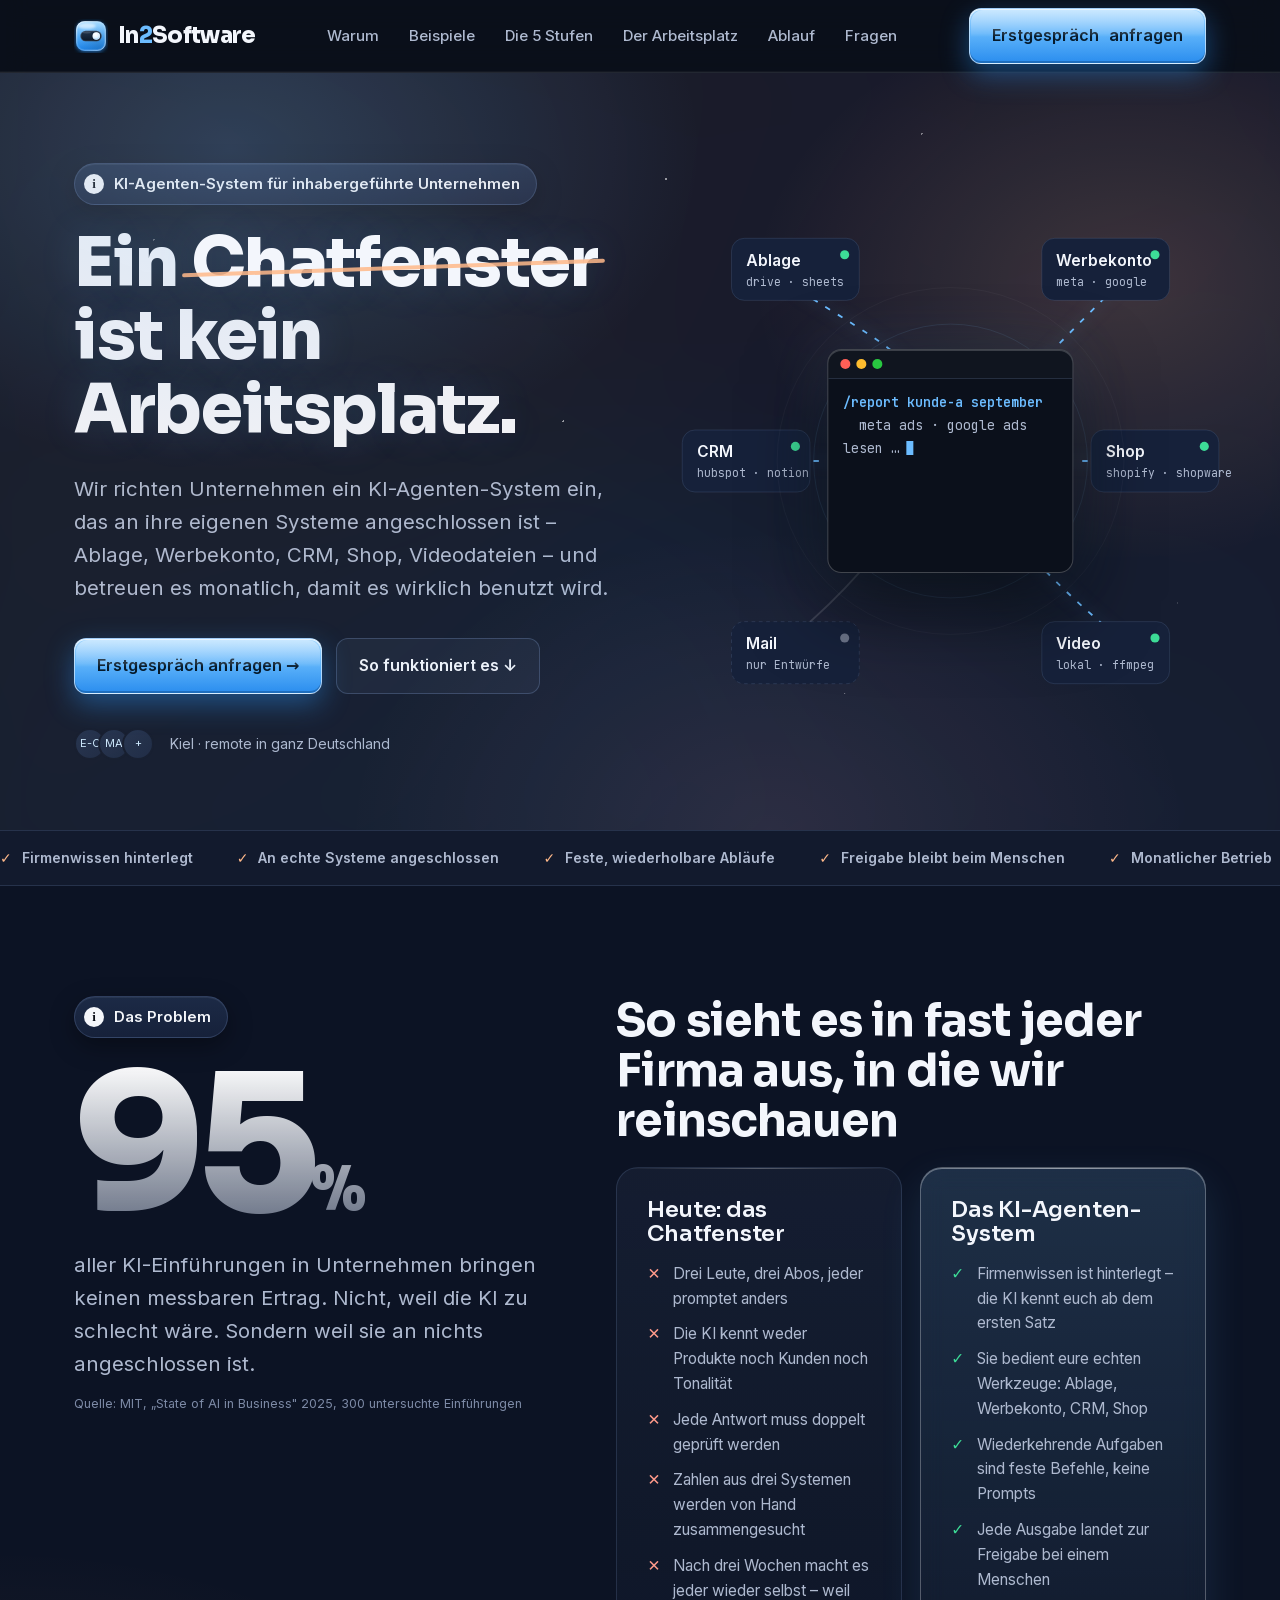
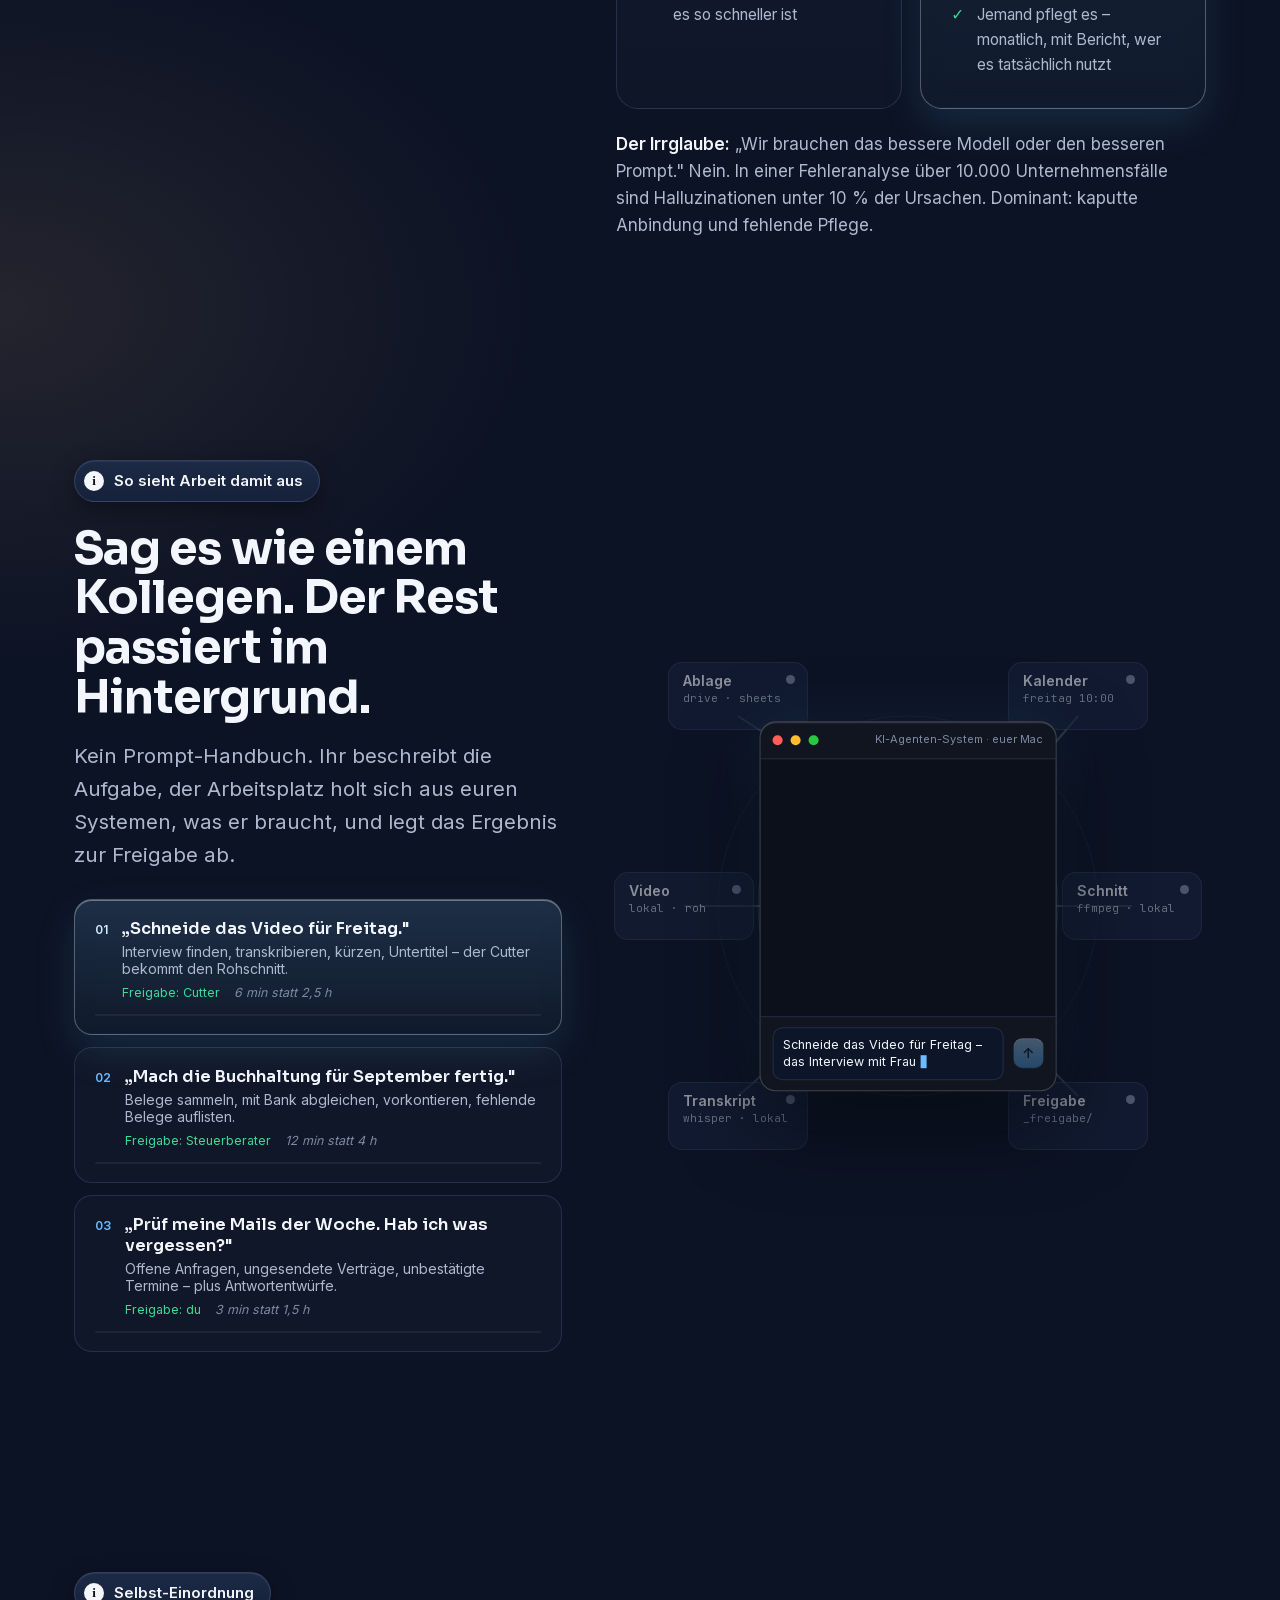
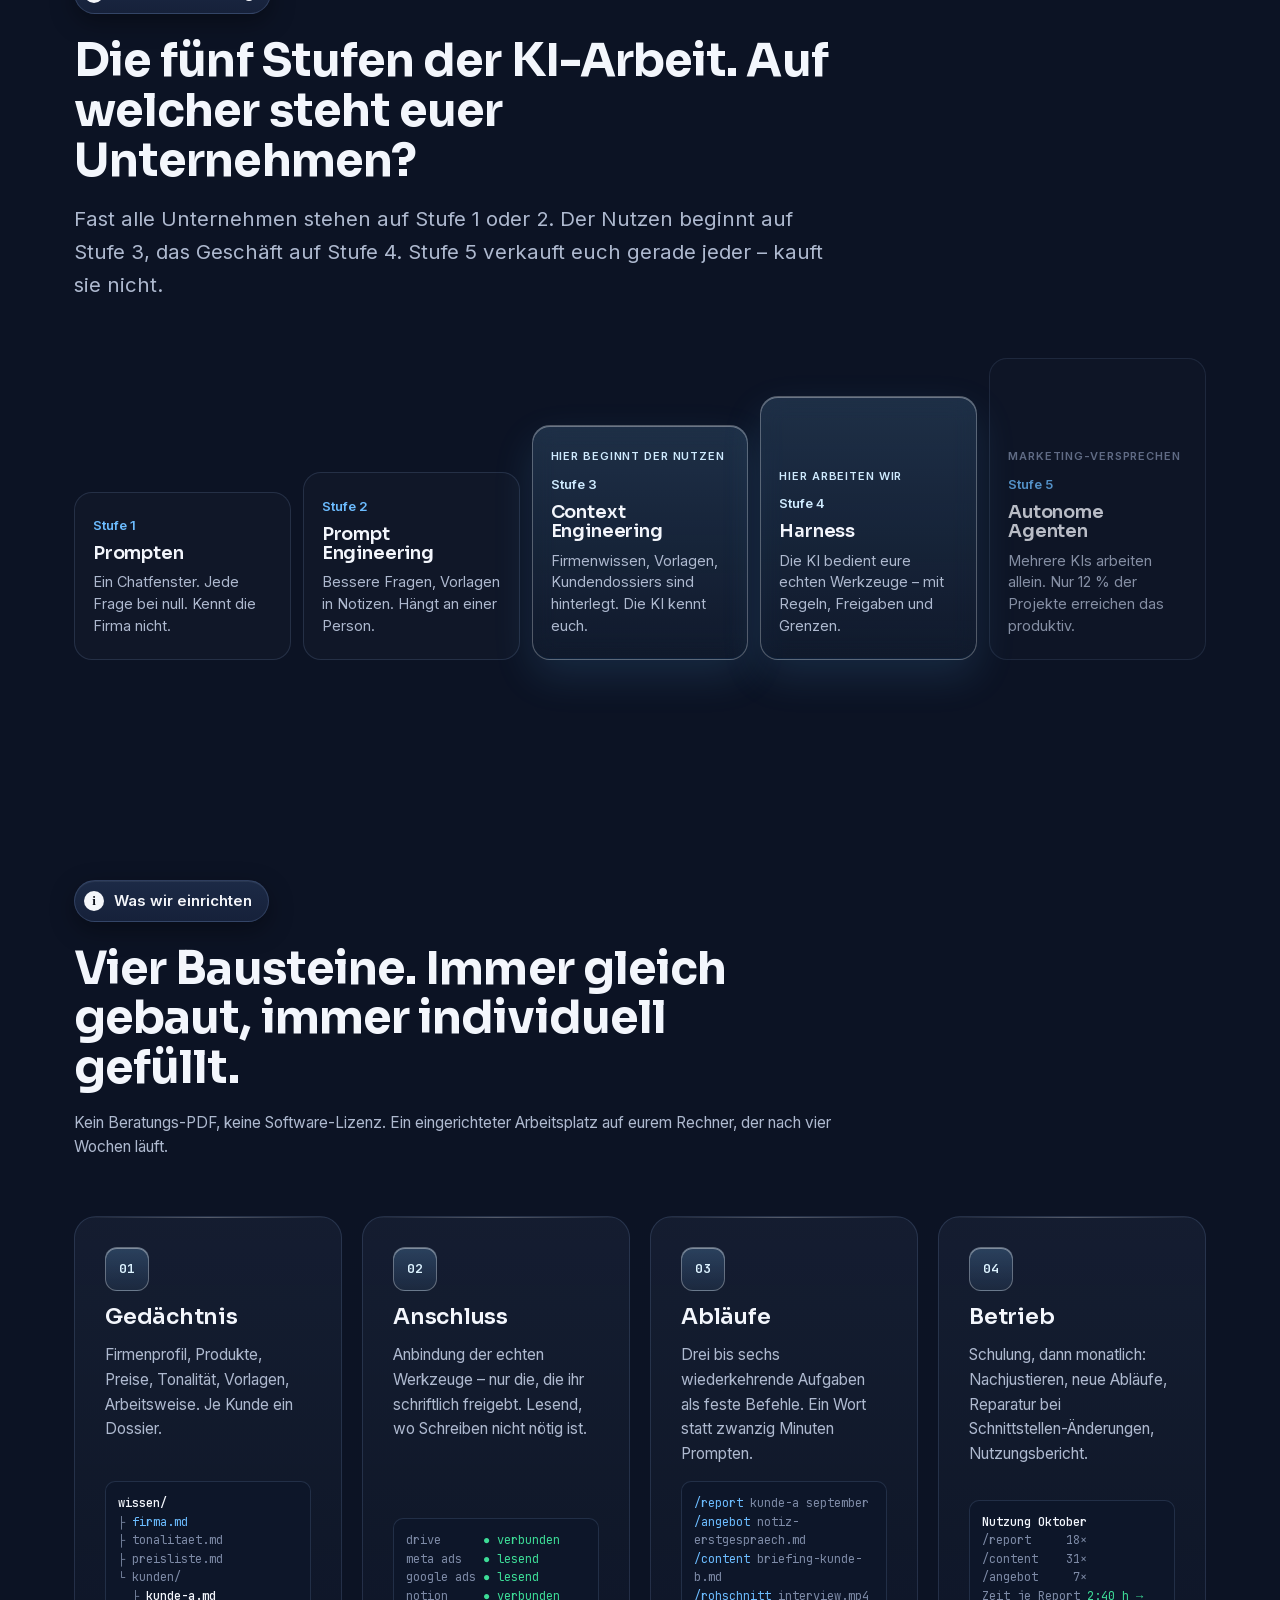
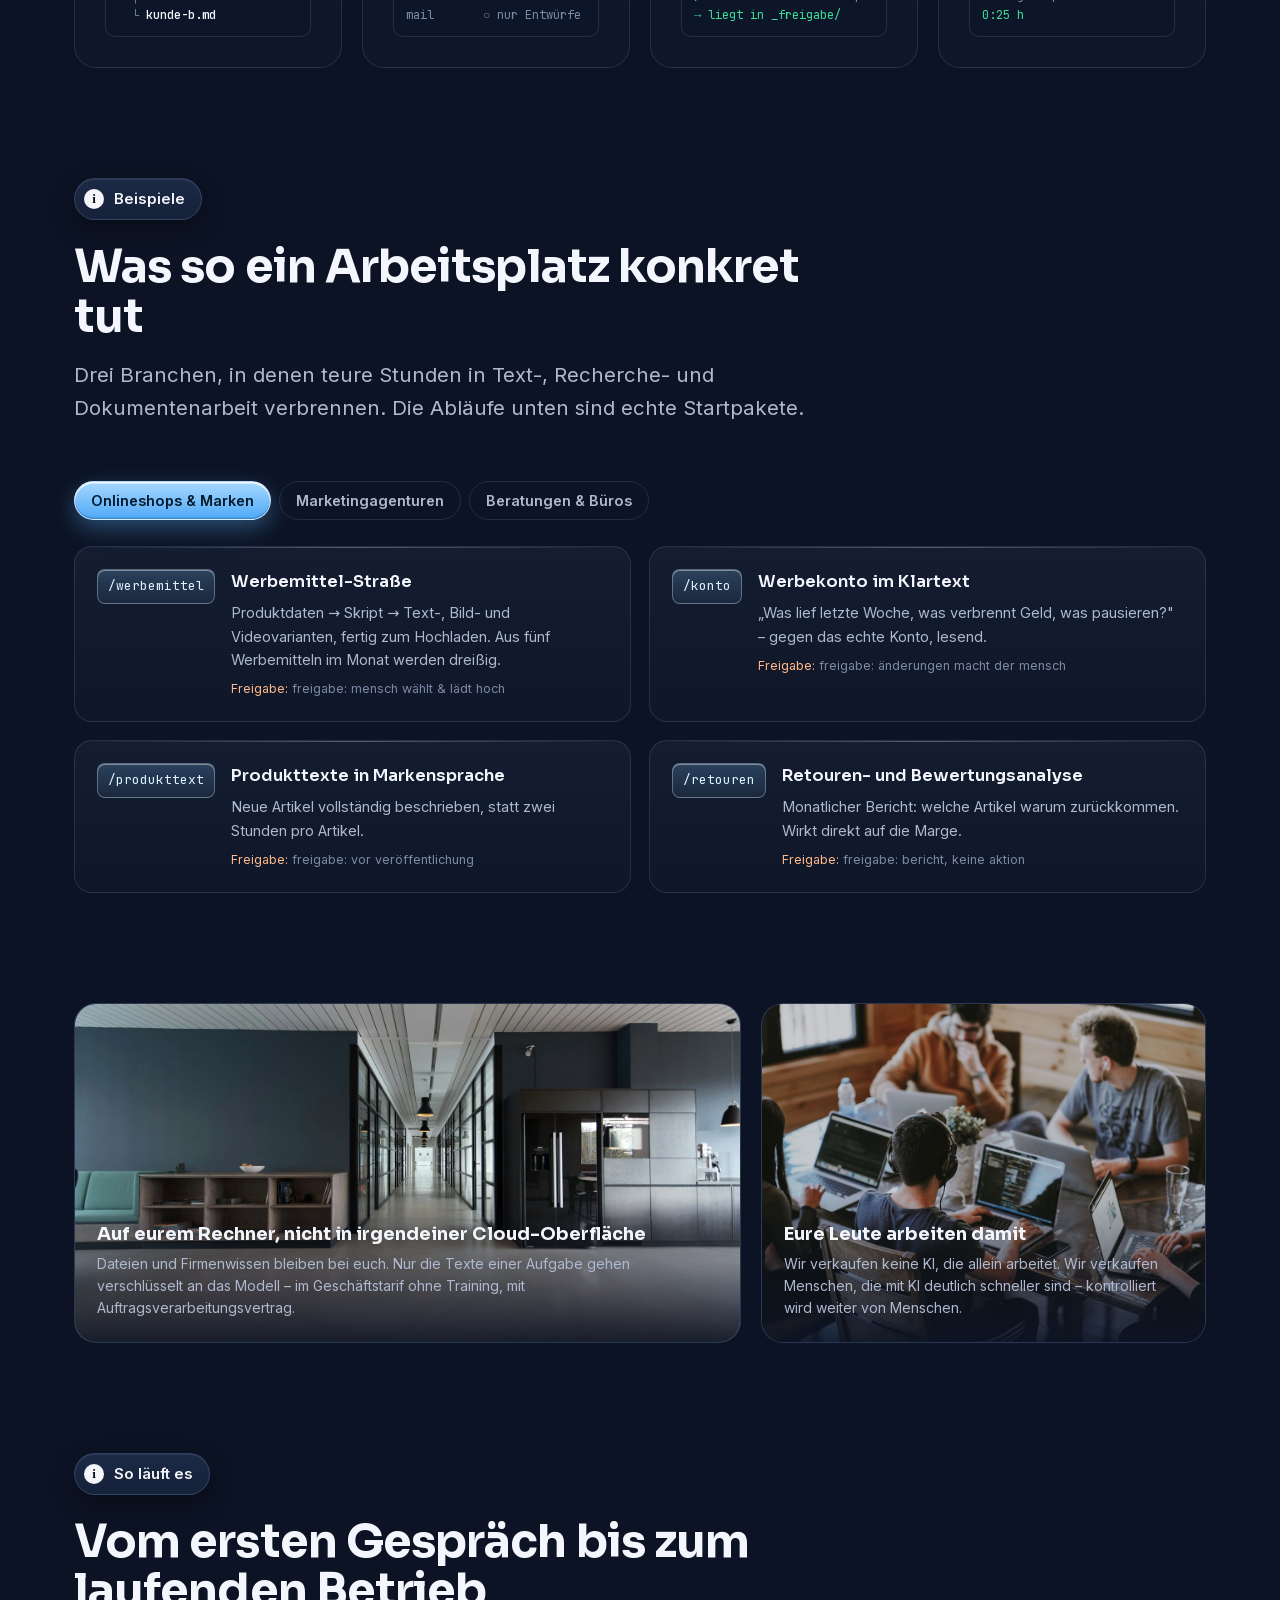
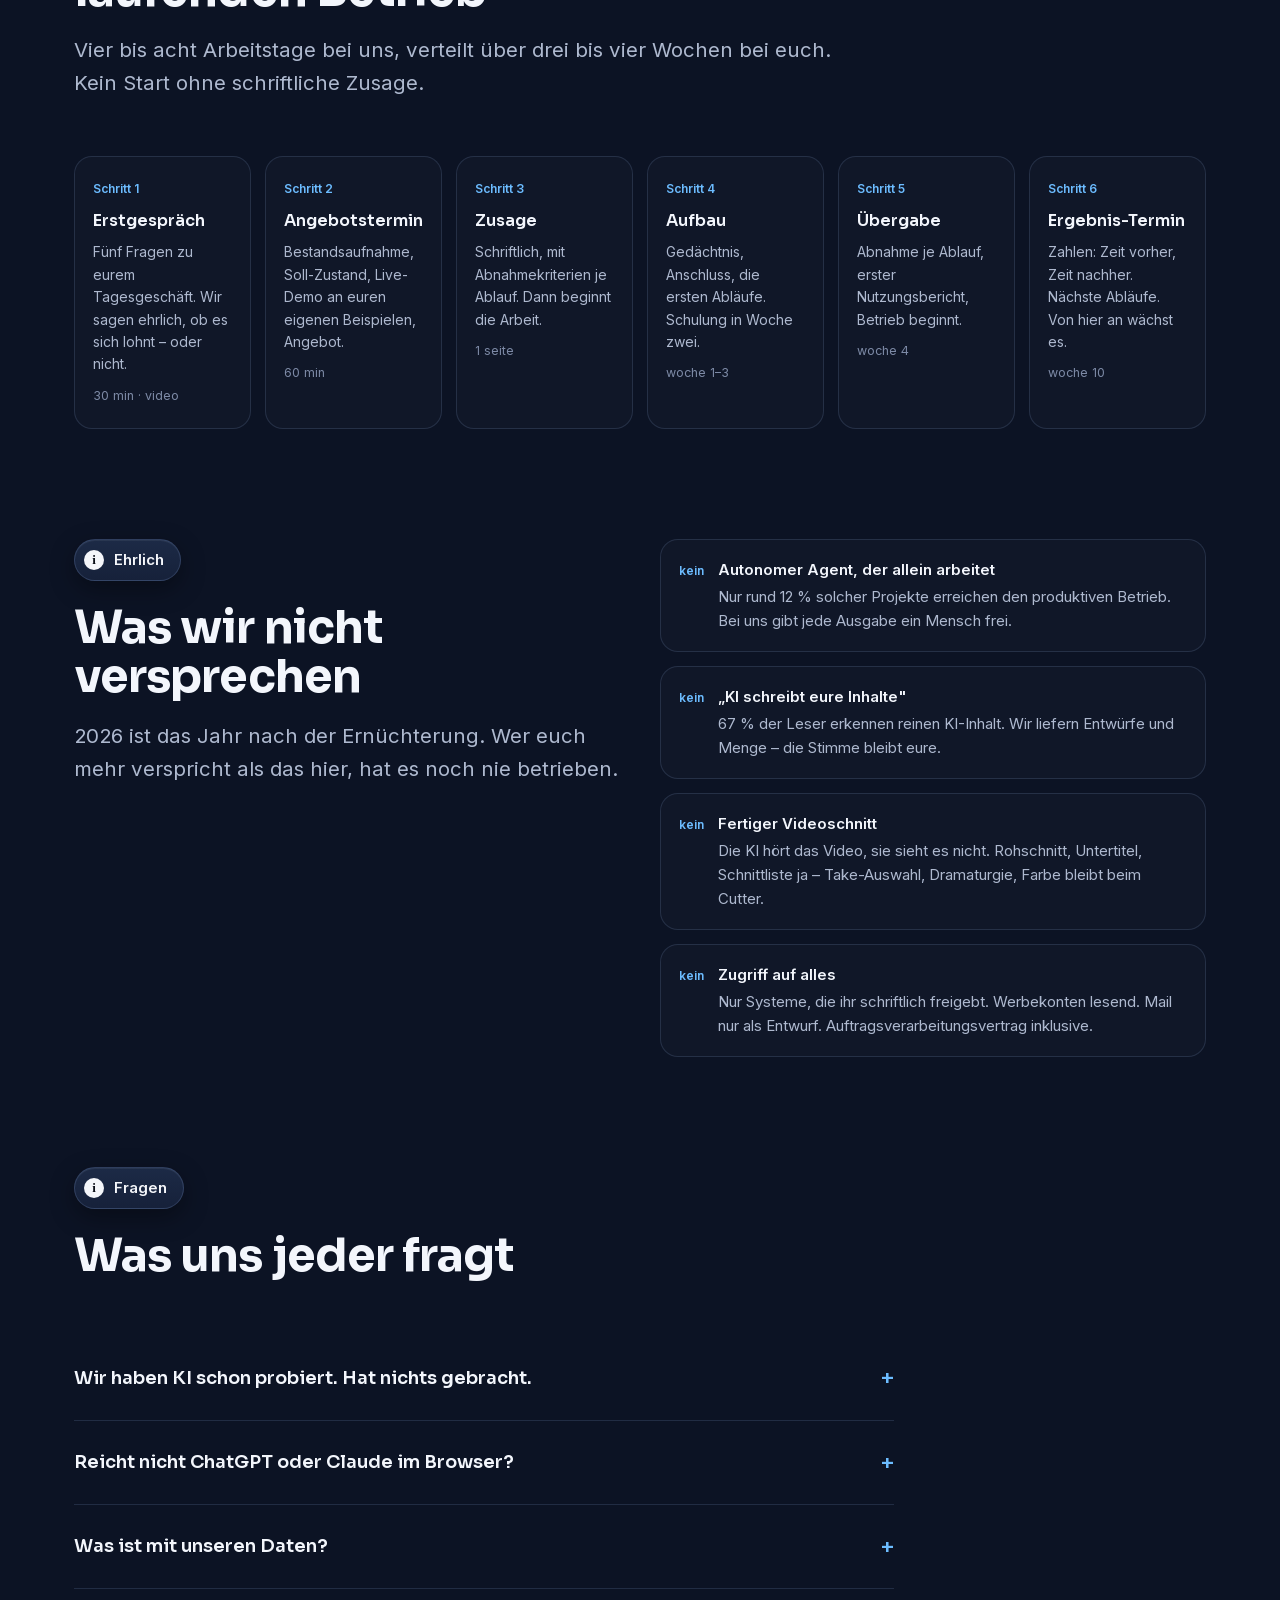
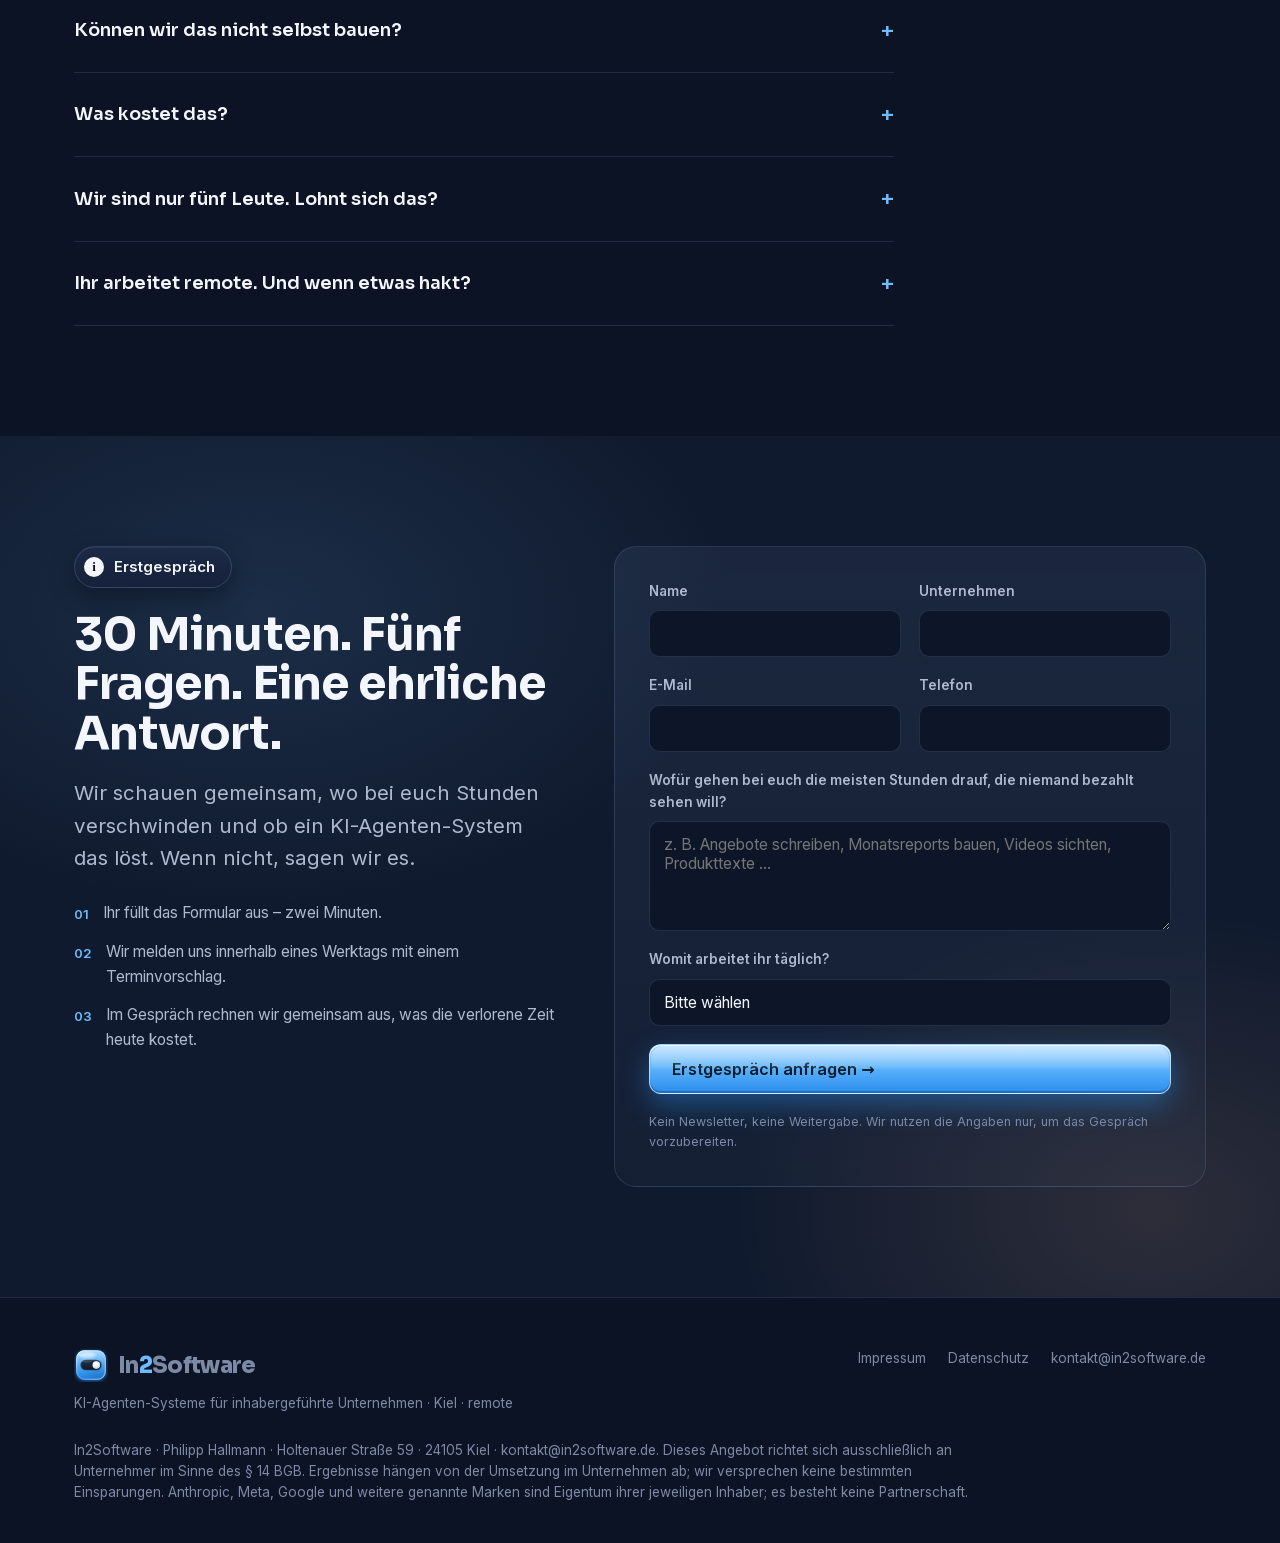
<file: dunkel/index.html>
<!doctype html>
<html lang="de">
<head>
<meta charset="utf-8">
<meta name="viewport" content="width=device-width, initial-scale=1">
<title>In2Software — Ein Chatfenster ist kein Arbeitsplatz</title>
<meta name="description" content="Wir richten Unternehmen ein KI-Agenten-System ein, das an ihre eigenen Systeme angeschlossen ist – und betreuen es monatlich, damit es wirklich benutzt wird.">
<link rel="icon" type="image/svg+xml" href="../brand/favicon.svg">
<link rel="stylesheet" href="../fonts.css">
<style>
:root{
  --ink:#0A0E17; --ink2:#0F1522; --panel:#141B2B; --panel2:#1A2336; --line:rgba(255,255,255,.08);
  --text:#EEF1F7; --muted:#9AA3B8; --dim:#6B7489;
  --amber:#6CBCFF; --amber2:#A6D8FF; --copper:#2A8DEE; --live:#3DDC97; --danger:#FF6B6B;
  --display:'Sora',system-ui,sans-serif; --body:'Inter',system-ui,sans-serif; --mono:'JetBrains Mono',ui-monospace,monospace;
  --r:18px; --max:1180px;
}
*{box-sizing:border-box;margin:0;padding:0}
html{scroll-behavior:smooth}
body{background:var(--ink);color:var(--text);font-family:var(--body);font-size:17px;line-height:1.6;-webkit-font-smoothing:antialiased;overflow-x:hidden}
img{max-width:100%;display:block}
a{color:inherit;text-decoration:none}
.wrap{max-width:var(--max);margin:0 auto;padding:0 24px}
h1,h2,h3,.display{font-family:var(--display);letter-spacing:-.02em;line-height:1.08}
h1{font-size:clamp(38px,5.6vw,68px);font-weight:800}
h2{font-size:clamp(30px,3.8vw,46px);font-weight:700}
h3{font-size:22px;font-weight:600;letter-spacing:-.01em}
p.lead{font-size:clamp(18px,1.6vw,21px);color:var(--muted)}
.mono{font-family:var(--mono)}
.hl{color:var(--amber)}
.eyebrow{display:inline-flex;align-items:center;gap:10px;font-size:15px;font-weight:600;letter-spacing:0;text-transform:none;color:#F4F6FA;border:1px solid rgba(255,255,255,.14);background:linear-gradient(180deg,#1B2333,#121927);padding:8px 16px 8px 9px;border-radius:999px;margin-bottom:22px;box-shadow:0 1px 0 rgba(255,255,255,.06) inset,0 8px 24px rgba(0,0,0,.35)}
.eyebrow::before{content:"i";width:20px;height:20px;border-radius:50%;background:#F4F6FA;color:#0A0E17;font-family:Georgia,'Times New Roman',serif;font-weight:700;font-size:13px;line-height:20px;text-align:center;flex:none}
.btn{display:inline-flex;align-items:center;gap:10px;padding:14px 22px;border-radius:12px;font-weight:600;font-size:16px;border:1px solid transparent;transition:transform .15s ease,background .2s,border-color .2s;cursor:pointer;font-family:var(--body)}
.btn:hover{transform:translateY(-1px)}
.btn:focus-visible,a:focus-visible,button:focus-visible,input:focus-visible,select:focus-visible,textarea:focus-visible{outline:2px solid var(--amber);outline-offset:3px}
.btn-primary{background:var(--amber);color:#061A2B}
.btn-primary:hover{background:var(--amber2)}
.btn-ghost{background:rgba(255,255,255,.04);border-color:var(--line);color:var(--text)}
.btn-ghost:hover{border-color:rgba(255,255,255,.22)}
section{padding:110px 0;position:relative}
.sec-head{max-width:760px;margin-bottom:56px}
.sec-head p{margin-top:18px}
.card{background:linear-gradient(180deg,rgba(255,255,255,.035),rgba(255,255,255,.015));border:1px solid var(--line);border-radius:var(--r);padding:30px;position:relative;overflow:hidden}
.card::before{content:"";position:absolute;inset:0 0 auto 0;height:1px;background:linear-gradient(90deg,transparent,rgba(255,255,255,.18),transparent)}
.grid{display:grid;gap:20px}
.g2{grid-template-columns:repeat(2,1fr)} .g3{grid-template-columns:repeat(3,1fr)} .g4{grid-template-columns:repeat(4,1fr)}
@media(max-width:960px){.g3,.g4{grid-template-columns:repeat(2,1fr)}}
@media(max-width:640px){.g2,.g3,.g4{grid-template-columns:1fr}section{padding:80px 0}}

/* ---------- nav ---------- */
header{position:sticky;top:0;z-index:50;backdrop-filter:blur(14px);background:rgba(10,14,23,.72);border-bottom:1px solid var(--line)}
.nav{display:flex;align-items:center;justify-content:space-between;height:72px}
.logo{font-family:var(--display);font-weight:800;font-size:22px;letter-spacing:-.03em;display:flex;align-items:center;gap:10px}
.logo .mark{width:34px;height:34px;flex:none}
.logo .two{color:var(--amber)}
.nav ul{display:flex;gap:30px;list-style:none;font-size:15px;color:var(--muted);font-weight:500}
.nav ul a:hover{color:var(--text)}
@media(max-width:1000px){.nav ul{display:none}}

/* ---------- hero ---------- */
.hero{padding:90px 0 70px;overflow:hidden}
.hero .wrap{display:grid;grid-template-columns:1.05fr .95fr;gap:56px;align-items:center}
@media(max-width:960px){.hero .wrap{grid-template-columns:1fr}}
.hero-bg{position:absolute;inset:0;pointer-events:none;background:
 radial-gradient(900px 500px at 15% 0%,rgba(124,196,255,.10),transparent 60%),
 radial-gradient(700px 500px at 85% 30%,rgba(224,138,60,.08),transparent 60%);}
.hero-grid{position:absolute;inset:0;pointer-events:none;background-image:linear-gradient(rgba(255,255,255,.035) 1px,transparent 1px),linear-gradient(90deg,rgba(255,255,255,.035) 1px,transparent 1px);background-size:56px 56px;mask-image:radial-gradient(ellipse at 50% 30%,#000 30%,transparent 75%)}
.hero h1 .strike{position:relative;white-space:nowrap}
.hero h1 .strike::after{content:"";position:absolute;left:-2%;right:-2%;top:54%;height:5px;background:var(--danger);border-radius:3px;transform:rotate(-2deg);opacity:.9}
.hero p.lead{margin:26px 0 34px;max-width:560px}
.cta-row{display:flex;gap:14px;flex-wrap:wrap}
.trust{margin-top:34px;display:flex;align-items:center;gap:16px;color:var(--muted);font-size:14px}
.trust .dots{display:flex}
.trust .dots span{width:32px;height:32px;border-radius:50%;border:2px solid var(--ink);margin-left:-8px;background:linear-gradient(135deg,var(--panel2),var(--panel));display:grid;place-items:center;font-size:11px;font-family:var(--mono);color:var(--amber)}
.trust .dots span:first-child{margin-left:0}

/* signature: connection diagram */
.rig{position:relative;width:100%;max-width:560px;height:560px;margin:0 auto;justify-self:center}
@media(max-width:960px){.rig{height:auto;aspect-ratio:1/1}}
.rig svg{width:100%;height:100%;overflow:visible}
.node{fill:var(--panel);stroke:var(--line)}
.wire{fill:none;stroke:rgba(255,255,255,.14);stroke-width:2}
.wire.on{stroke:var(--amber);stroke-dasharray:6 10;animation:flow 1.6s linear infinite;filter:drop-shadow(0 0 6px rgba(124,196,255,.5))}
@keyframes flow{to{stroke-dashoffset:-32}}
.nlabel{font-family:var(--body);font-size:17px;font-weight:600;fill:var(--text)}
.nsub{font-family:var(--mono);font-size:12.5px;fill:var(--muted)}
.term{position:absolute;left:50%;top:50%;transform:translate(-50%,-50%);width:48%;min-height:40%;background:#0B101B;border:1px solid rgba(124,196,255,.35);border-radius:14px;box-shadow:0 30px 80px rgba(0,0,0,.6),0 0 0 1px rgba(255,255,255,.04) inset;font-family:var(--mono);font-size:13.5px;line-height:1.7;overflow:hidden}
.term .bar{display:flex;gap:6px;padding:9px 12px;border-bottom:1px solid var(--line);background:rgba(255,255,255,.02)}
.term .bar i{width:10px;height:10px;border-radius:50%;background:#2a3346}
.term .bar i:first-child{background:#ff5f57}.term .bar i:nth-child(2){background:#febc2e}.term .bar i:nth-child(3){background:#28c840}
.term pre{padding:12px 14px;white-space:pre-wrap;color:var(--muted);font-family:inherit}
.term .cmd{color:var(--amber);font-weight:600}
.term .ok{color:var(--live)}
.term .cur{display:inline-block;width:7px;height:14px;background:var(--amber);vertical-align:-2px;animation:blink 1s steps(2) infinite}
@keyframes blink{50%{opacity:0}}
@media(prefers-reduced-motion:reduce){.wire.on,.term .cur{animation:none}}

/* ---------- ticker ---------- */
.ticker{border-top:1px solid var(--line);border-bottom:1px solid var(--line);background:rgba(255,255,255,.02);overflow:hidden;padding:16px 0}
.ticker .track{display:flex;gap:44px;white-space:nowrap;animation:scroll 34s linear infinite;width:max-content}
.ticker span{font-size:14px;font-weight:600;color:var(--muted);display:inline-flex;align-items:center;gap:10px}
.ticker span::before{content:"✓";color:var(--live);font-weight:700}
@keyframes scroll{to{transform:translateX(-50%)}}
@media(prefers-reduced-motion:reduce){.ticker .track{animation:none;flex-wrap:wrap;white-space:normal}}

/* ---------- 95 ---------- */
.ninety .wrap{display:grid;grid-template-columns:.9fr 1.1fr;gap:60px;align-items:start}
@media(max-width:960px){.ninety .wrap{grid-template-columns:1fr}}
.big{font-family:var(--display);font-size:clamp(110px,16vw,190px);font-weight:800;line-height:.9;letter-spacing:-.05em;background:linear-gradient(180deg,#fff,rgba(255,255,255,.35));-webkit-background-clip:text;background-clip:text;color:transparent}
.big small{font-size:.32em;letter-spacing:-.02em}
.src{font-size:13px;color:var(--dim);margin-top:14px;font-family:var(--mono)}
.vs{display:grid;grid-template-columns:1fr 1fr;gap:18px;margin-top:10px}
@media(max-width:640px){.vs{grid-template-columns:1fr}}
.vs .card h3{margin-bottom:16px;display:flex;align-items:center;gap:10px}
.vs ul{list-style:none;display:grid;gap:11px;color:var(--muted);font-size:15.5px}
.vs li{padding-left:26px;position:relative}
.vs .bad li::before{content:"✕";position:absolute;left:0;color:var(--danger);font-weight:700}
.vs .good li::before{content:"✓";position:absolute;left:0;color:var(--live);font-weight:700}
.vs .good{border-color:rgba(124,196,255,.35);background:linear-gradient(180deg,rgba(124,196,255,.07),rgba(124,196,255,.02))}

/* ---------- aufgaben (cowork demo) ---------- */
.tasks .wrap{display:grid;grid-template-columns:.9fr 1.1fr;gap:48px;align-items:center}
@media(max-width:960px){.tasks .wrap{grid-template-columns:1fr}}
.tasklist{display:grid;gap:12px;margin-top:28px}
.task{text-align:left;background:rgba(255,255,255,.02);border:1px solid var(--line);border-radius:14px;padding:18px 20px;cursor:pointer;color:var(--text);font-family:var(--body);display:grid;grid-template-columns:auto 1fr;gap:14px;align-items:start;transition:border-color .2s,background .2s}
.task .q{font-family:var(--mono);font-size:12px;color:var(--dim);padding-top:4px}
.task b{font-family:var(--display);font-weight:600;font-size:16.5px;display:block;margin-bottom:4px}
.task span{color:var(--muted);font-size:14px}
.task .meta{display:flex;gap:14px;margin-top:8px;font-family:var(--mono);font-size:11.5px;color:var(--dim)}
.task .meta i{font-style:normal;color:var(--live)}
.task[aria-selected="true"]{border-color:rgba(124,196,255,.5);background:linear-gradient(180deg,rgba(124,196,255,.09),rgba(124,196,255,.02))}
.task[aria-selected="true"] .q{color:var(--amber)}
.task .bar{grid-column:1/-1;height:2px;background:rgba(255,255,255,.06);border-radius:2px;overflow:hidden}
.task .bar i{display:block;height:100%;width:0;background:var(--amber);transition:width .3s linear}

.rig2{position:relative;width:100%;max-width:560px;height:560px;margin:0 auto;justify-self:center}
@media(max-width:960px){.rig2{height:auto;aspect-ratio:1/1}}
@media(max-width:600px){.rig2{aspect-ratio:auto;height:auto}.rig2 .hn,.rig2 svg{display:none}.rig2 .cw{position:static;width:100%;height:440px;transform:none;margin-top:10px}}
.rig2 svg{position:absolute;inset:0;width:100%;height:100%;overflow:visible}
.rig2 .hn{position:absolute;width:25%;height:12.2%;background:var(--panel);border:1px solid var(--line);border-radius:14px;padding:10px 14px;transition:border-color .3s,box-shadow .3s,opacity .3s;opacity:.55}
.rig2 .hn b{display:block;font-family:var(--body);font-weight:600;font-size:14px;line-height:1.2;padding-right:14px;white-space:nowrap;overflow:hidden;text-overflow:ellipsis}
.rig2 .hn small{font-family:var(--mono);font-size:11px;color:var(--muted);display:block;white-space:nowrap;overflow:hidden;text-overflow:ellipsis}
.rig2 .hn i{position:absolute;right:12px;top:12px;width:9px;height:9px;border-radius:50%;background:var(--dim)}
.rig2 .hn.lit{opacity:1;border-color:rgba(124,196,255,.55);box-shadow:0 0 0 1px rgba(124,196,255,.2),0 10px 40px rgba(124,196,255,.12)}
.rig2 .hn.lit i{background:var(--live);box-shadow:0 0 0 4px rgba(61,220,151,.18)}
.rig2 .hn.used{opacity:1;border-color:rgba(255,255,255,.18)}
.rig2 .hn.used i{background:var(--live)}
.cw{position:absolute;left:50%;top:50%;transform:translate(-50%,-50%);width:53%;height:66%;background:#0B101B;border:1px solid rgba(124,196,255,.35);border-radius:16px;box-shadow:0 30px 80px rgba(0,0,0,.6),0 0 0 1px rgba(255,255,255,.04) inset;display:flex;flex-direction:column;overflow:hidden;font-size:12.5px}
.cw .top{display:flex;align-items:center;gap:8px;padding:9px 12px;border-bottom:1px solid var(--line);background:rgba(255,255,255,.02);font-family:var(--mono);font-size:11px;color:var(--dim)}
.cw .top i{width:10px;height:10px;border-radius:50%;background:#2a3346}
.cw .top i:first-child{background:#ff5f57}.cw .top i:nth-child(2){background:#febc2e}.cw .top i:nth-child(3){background:#28c840}
.cw .top span{margin-left:auto}
.cw .log{flex:1;overflow:hidden;padding:12px;display:flex;flex-direction:column;gap:10px;scroll-behavior:smooth}
.cw .u{align-self:flex-end;max-width:88%;background:rgba(124,196,255,.12);border:1px solid rgba(124,196,255,.3);border-radius:14px 14px 4px 14px;padding:9px 12px;color:var(--text);font-family:var(--body);font-size:13px;line-height:1.45}
.cw .a{display:grid;gap:6px}
.cw .who{font-family:var(--mono);font-size:10.5px;color:var(--dim);display:flex;align-items:center;gap:6px}
.cw .who::before{content:"";width:8px;height:8px;border-radius:2px;background:linear-gradient(135deg,var(--amber),var(--copper))}
.cw .st{display:grid;grid-template-columns:16px 1fr;gap:8px;align-items:start;font-family:var(--mono);font-size:11.5px;color:var(--muted);line-height:1.45}
.cw .st .ic{width:12px;height:12px;border-radius:50%;border:1.5px solid var(--amber);border-right-color:transparent;animation:spin .8s linear infinite;margin-top:3px}
.cw .st.ok .ic{border:0;animation:none;background:none;color:var(--live);font-size:12px;line-height:1;margin-top:2px}
.cw .st.ok .ic::before{content:"✓"}
.cw .st.warn .ic{border:0;animation:none;color:var(--amber);font-size:11px;line-height:1;margin-top:2px}
.cw .st.warn .ic::before{content:"!"}
.cw .st .r{color:var(--text)}
.cw .st.warn .r{color:var(--amber2)}
@keyframes spin{to{transform:rotate(360deg)}}
.cw .res{border:1px solid rgba(61,220,151,.35);background:rgba(61,220,151,.06);border-radius:12px;padding:10px 12px;display:grid;gap:6px}
.cw .res b{font-family:var(--body);font-size:12.5px;color:var(--text)}
.cw .res .f{font-family:var(--mono);font-size:11px;color:var(--muted)}
.cw .res .f::before{content:"▸ ";color:var(--live)}
.cw .res .n{font-family:var(--body);font-size:11.5px;color:var(--muted);margin-top:2px}
.cw .res .btns{display:flex;gap:8px;margin-top:4px}
.cw .res .btns span{font-family:var(--body);font-size:11.5px;font-weight:600;padding:6px 10px;border-radius:8px;background:var(--amber);color:#061A2B}
.cw .res .btns span+span{background:transparent;border:1px solid var(--line);color:var(--muted)}
.cw .in{border-top:1px solid var(--line);padding:10px 12px;display:flex;gap:10px;align-items:center;background:rgba(255,255,255,.02)}
.cw .in .box{flex:1;min-height:34px;border:1px solid var(--line);border-radius:10px;padding:8px 10px;font-family:var(--body);font-size:12.5px;color:var(--text);line-height:1.4;background:#0A0E17}
.cw .in .box .ph{color:var(--dim)}
.cw .in .box .cur{display:inline-block;width:6px;height:13px;background:var(--amber);vertical-align:-2px;animation:blink 1s steps(2) infinite}
.cw .in .send{width:30px;height:30px;border-radius:9px;background:var(--amber);display:grid;place-items:center;color:#061A2B;font-weight:700;font-size:14px;transition:opacity .2s}
.cw .in .send.off{opacity:.35}
.cw .think{font-family:var(--mono);font-size:11px;color:var(--dim)}
.cw .think::after{content:"…";animation:dots 1.2s steps(3) infinite}
@keyframes dots{0%{content:""}33%{content:"."}66%{content:".."}100%{content:"..."}}
@media(prefers-reduced-motion:reduce){.cw .st .ic,.cw .in .box .cur{animation:none}}

/* ---------- stufen ---------- */
.stairs{display:grid;grid-template-columns:repeat(5,1fr);gap:12px;align-items:end;margin-top:20px}
@media(max-width:860px){.stairs{grid-template-columns:1fr;align-items:stretch}}
.step{border:1px solid var(--line);border-radius:14px;padding:22px 18px;background:rgba(255,255,255,.02);min-height:calc(150px + var(--h,0)*38px);display:flex;flex-direction:column;justify-content:flex-end;gap:8px;transition:border-color .2s}
@media(max-width:860px){.step{min-height:0}}
.step .n{font-family:var(--mono);color:var(--dim);font-size:13px}
.step h3{font-size:18px}
.step p{color:var(--muted);font-size:14.5px;line-height:1.5}
.step.here{border-color:rgba(124,196,255,.5);background:linear-gradient(180deg,rgba(124,196,255,.10),rgba(124,196,255,.02));box-shadow:0 0 0 1px rgba(124,196,255,.15),0 20px 60px rgba(124,196,255,.06)}
.step.here .n{color:var(--amber)}
.step .tag{font-size:11px;font-weight:700;letter-spacing:.08em;text-transform:uppercase;color:var(--amber)}
.step.hype{border-style:dashed}
.step.hype .tag{color:var(--dim)}

/* ---------- bausteine ---------- */
.bau .card{display:flex;flex-direction:column;gap:14px;min-height:300px}
.bau .ico{width:44px;height:44px;border-radius:12px;display:grid;place-items:center;background:rgba(124,196,255,.1);border:1px solid rgba(124,196,255,.3);color:var(--amber);font-family:var(--mono);font-weight:600;font-size:13px}
.bau p{color:var(--muted);font-size:15.5px}
.bau .vis{margin-top:auto;font-family:var(--mono);font-size:12px;color:var(--dim);background:#0B101B;border:1px solid var(--line);border-radius:10px;padding:12px;line-height:1.55}
.bau .vis b{color:var(--text);font-weight:500}
.bau .vis .a{color:var(--amber)} .bau .vis .g{color:var(--live)}

/* ---------- branchen ---------- */
.tabs{display:flex;gap:8px;flex-wrap:wrap;margin-bottom:26px}
.tab{padding:10px 16px;border-radius:999px;border:1px solid var(--line);background:transparent;color:var(--muted);font-weight:600;font-size:14.5px;cursor:pointer;font-family:var(--body)}
.tab[aria-selected="true"]{background:var(--amber);color:#061A2B;border-color:var(--amber)}
.panel{display:none}.panel.on{display:block}
.flow{display:grid;grid-template-columns:1fr 1fr;gap:18px}
@media(max-width:860px){.flow{grid-template-columns:1fr}}
.flow .card{display:grid;grid-template-columns:auto 1fr;gap:16px;align-items:start;padding:22px}
.flow code{font-family:var(--mono);color:var(--amber);background:rgba(124,196,255,.08);border:1px solid rgba(124,196,255,.25);padding:6px 10px;border-radius:8px;font-size:13px;white-space:nowrap}
.flow h4{font-family:var(--display);font-size:16.5px;font-weight:600;margin-bottom:6px}
.flow p{color:var(--muted);font-size:14.5px}
.flow .hitl{margin-top:8px;font-size:12.5px;color:var(--dim);font-family:var(--mono)}

/* ---------- photo band ---------- */
.band{padding:0}
.band .wrap{display:grid;grid-template-columns:1.2fr .8fr;gap:20px}
@media(max-width:860px){.band .wrap{grid-template-columns:1fr}}
.photo{border-radius:var(--r);overflow:hidden;border:1px solid var(--line);position:relative;min-height:340px;background:var(--panel)}
.photo img{width:100%;height:100%;object-fit:cover;position:absolute;inset:0;filter:saturate(.8) contrast(1.05)}
.photo .cap{position:absolute;left:0;right:0;bottom:0;padding:22px;background:linear-gradient(180deg,transparent,rgba(10,14,23,.92));font-size:14px;color:var(--muted)}
.photo .cap b{display:block;color:var(--text);font-family:var(--display);font-size:18px;margin-bottom:4px}

/* ---------- ablauf ---------- */
.timeline{display:grid;grid-template-columns:repeat(6,1fr);gap:14px;position:relative}
@media(max-width:1000px){.timeline{grid-template-columns:repeat(3,1fr)}}
@media(max-width:600px){.timeline{grid-template-columns:1fr}}
.tl{padding:22px 18px;border:1px solid var(--line);border-radius:14px;background:rgba(255,255,255,.02)}
.tl .n{font-family:var(--mono);font-size:12px;color:var(--amber);margin-bottom:10px}
.tl h4{font-family:var(--display);font-size:16px;font-weight:600;margin-bottom:8px}
.tl p{font-size:14px;color:var(--muted)}
.tl .t{font-size:12px;color:var(--dim);margin-top:10px;font-family:var(--mono)}

/* ---------- grenzen ---------- */
.limits .wrap{display:grid;grid-template-columns:1fr 1fr;gap:40px;align-items:start}
@media(max-width:860px){.limits .wrap{grid-template-columns:1fr}}
.limits ul{list-style:none;display:grid;gap:14px}
.limits li{display:grid;grid-template-columns:auto 1fr;gap:14px;padding:18px;border:1px solid var(--line);border-radius:14px;background:rgba(255,255,255,.02)}
.limits li .k{font-family:var(--mono);font-size:12px;color:var(--amber);padding-top:3px;white-space:nowrap}
.limits li p{color:var(--muted);font-size:15px}
.limits li b{color:var(--text);display:block;margin-bottom:3px;font-weight:600}

/* ---------- team ---------- */
.team .grid{margin-top:10px}
.person{display:grid;grid-template-columns:120px 1fr;gap:22px;align-items:start}
@media(max-width:600px){.person{grid-template-columns:1fr}}
.avatar{width:120px;height:120px;border-radius:16px;background:linear-gradient(135deg,var(--panel2),var(--panel));border:1px solid var(--line);display:grid;place-items:center;font-family:var(--display);font-weight:800;font-size:34px;color:var(--amber);overflow:hidden;position:relative}
.avatar img{position:absolute;inset:0;width:100%;height:100%;object-fit:cover}
.person .role{font-family:var(--mono);font-size:12px;color:var(--amber);margin-bottom:6px}
.person p{color:var(--muted);font-size:15px;margin-top:8px}

/* ---------- faq ---------- */
.faq{max-width:820px}
details{border-bottom:1px solid var(--line);padding:6px 0}
summary{cursor:pointer;list-style:none;display:flex;justify-content:space-between;align-items:center;gap:20px;padding:18px 0;font-family:var(--display);font-weight:600;font-size:18px}
summary::-webkit-details-marker{display:none}
summary::after{content:"+";font-family:var(--mono);color:var(--amber);font-size:22px;transition:transform .2s}
details[open] summary::after{transform:rotate(45deg)}
details p{color:var(--muted);padding:0 0 20px;max-width:720px}

/* ---------- form ---------- */
.form-sec{background:linear-gradient(180deg,var(--ink),var(--ink2))}
.form-sec .wrap{display:grid;grid-template-columns:.9fr 1.1fr;gap:56px;align-items:start}
@media(max-width:960px){.form-sec .wrap{grid-template-columns:1fr}}
form{background:var(--panel);border:1px solid var(--line);border-radius:var(--r);padding:34px;display:grid;gap:18px}
.f2{display:grid;grid-template-columns:1fr 1fr;gap:18px}
@media(max-width:600px){.f2{grid-template-columns:1fr}}
label{display:grid;gap:8px;font-size:13.5px;font-weight:600;color:var(--muted)}
input,select,textarea{width:100%;background:#0B101B;border:1px solid var(--line);border-radius:10px;padding:13px 14px;color:var(--text);font-family:var(--body);font-size:15.5px}
textarea{min-height:110px;resize:vertical}
select{appearance:none;background-image:linear-gradient(45deg,transparent 50%,var(--muted) 50%),linear-gradient(135deg,var(--muted) 50%,transparent 50%);background-position:calc(100% - 20px) 50%,calc(100% - 15px) 50%;background-size:5px 5px;background-repeat:no-repeat}
.fine{font-size:12.5px;color:var(--dim)}
.done{display:none;padding:22px;border:1px solid rgba(61,220,151,.4);background:rgba(61,220,151,.08);border-radius:12px;color:var(--text)}
.steps-list{list-style:none;display:grid;gap:14px;margin-top:26px}
.steps-list li{display:grid;grid-template-columns:auto 1fr;gap:14px;color:var(--muted);font-size:15.5px}
.steps-list .n{font-family:var(--mono);color:var(--amber);font-size:13px;padding-top:3px}

/* ---------- footer ---------- */
footer{border-top:1px solid var(--line);padding:50px 0 40px;color:var(--dim);font-size:13.5px}
footer .row{display:flex;justify-content:space-between;gap:24px;flex-wrap:wrap;align-items:flex-start}
footer ul{list-style:none;display:flex;gap:22px;flex-wrap:wrap}
footer a:hover{color:var(--text)}
.disclaimer{margin-top:26px;max-width:900px;line-height:1.55}

/* ---------- liquid glass (blaue Elemente) ---------- */
:root{--lg-hi:rgba(255,255,255,.85);--lg-rim:rgba(255,255,255,.55);--lg-shade:rgba(11,58,102,.28);--lg-glow:rgba(90,174,240,.38)}
.btn-primary{background:linear-gradient(180deg,#A6D8FF 0%,#5CB2FA 48%,#2A8DEE 100%);color:#061A2B;border:1px solid rgba(255,255,255,.55);box-shadow:inset 0 1px 0 rgba(255,255,255,.75),inset 0 -2px 0 rgba(8,52,100,.35),0 10px 28px rgba(42,141,238,.45);position:relative;overflow:hidden}
.btn-primary::before{content:"";position:absolute;inset:1px;border-radius:inherit;background:linear-gradient(180deg,rgba(255,255,255,.42) 0%,rgba(255,255,255,.10) 46%,rgba(255,255,255,0) 52%);pointer-events:none}
.btn-primary:hover{background:linear-gradient(180deg,#B8E1FF 0%,#6ABCFF 48%,#3598F5 100%);box-shadow:inset 0 1px 0 rgba(255,255,255,.8),inset 0 -2px 0 rgba(8,52,100,.35),0 14px 34px rgba(42,141,238,.6)}
.tab[aria-selected="true"]{background:linear-gradient(180deg,#A6D8FF,#4FA9F8);color:#061A2B;border:1px solid var(--lg-rim);box-shadow:inset 0 1.5px 0 var(--lg-hi),inset 0 -1.5px 0 var(--lg-shade),0 8px 22px var(--lg-glow)}
.task[aria-selected="true"],.step.here,.vs .good{background:linear-gradient(180deg,rgba(124,196,255,.16),rgba(124,196,255,.04));border:1px solid rgba(255,255,255,.28);backdrop-filter:blur(12px);-webkit-backdrop-filter:blur(12px);box-shadow:inset 0 1px 0 rgba(255,255,255,.35),inset 0 -1px 0 rgba(11,58,102,.25),0 16px 40px rgba(90,174,240,.14)}
.step.here .n,.task[aria-selected="true"] .q,.step .tag{color:#CFEBFF}
.bau .ico,.flow code{background:linear-gradient(180deg,rgba(124,196,255,.22),rgba(124,196,255,.08));border:1px solid rgba(255,255,255,.3);color:#DDF3FF;box-shadow:inset 0 1px 0 rgba(255,255,255,.4)}
.term,.cw{border:1px solid rgba(255,255,255,.22);box-shadow:inset 0 1px 0 rgba(255,255,255,.18),0 30px 80px rgba(0,0,0,.6),0 0 60px rgba(90,174,240,.12)}
.cw .in .send,.cw .res .btns span:first-child{background:linear-gradient(180deg,#A6D8FF,#4FA9F8);color:#061A2B;box-shadow:inset 0 1px 0 var(--lg-hi),inset 0 -1px 0 var(--lg-shade)}
.trust .dots span{color:#CFEBFF}
header{border-bottom:1px solid rgba(255,255,255,.1);box-shadow:inset 0 -1px 0 rgba(255,255,255,.04)}
.rig2 .hn.lit{border-color:rgba(255,255,255,.4);box-shadow:inset 0 1px 0 rgba(255,255,255,.3),0 10px 40px rgba(90,174,240,.25)}

/* ---------- freundlich: Stimmung, nicht Inhalt ---------- */
:root{--ink:#0C1324;--ink2:#101A2E;--panel:#16213A;--panel2:#1C2A46;--line:rgba(160,196,255,.14);--text:#F3F6FC;--muted:#AEB9CF;--dim:#7D8AA6;--danger:#FF9A8A;--r:22px;--peach:#FFB98A;--rose:#FF9FB2}
body{background:radial-gradient(1200px 700px at 80% -10%,rgba(108,188,255,.14),transparent 60%),radial-gradient(900px 600px at 0% 20%,rgba(255,185,138,.10),transparent 60%),var(--ink)}
.hero{background:transparent}
.hero-bg{background:radial-gradient(760px 520px at 18% 10%,rgba(108,188,255,.22),transparent 62%),radial-gradient(620px 460px at 88% 28%,rgba(255,185,138,.16),transparent 60%),radial-gradient(700px 500px at 60% 100%,rgba(255,159,178,.10),transparent 60%)}
.aurora{position:absolute;inset:-20% -10%;pointer-events:none;background:conic-gradient(from 180deg at 50% 50%,rgba(108,188,255,.10),rgba(255,185,138,.08),rgba(255,159,178,.06),rgba(108,188,255,.10));filter:blur(80px);opacity:.9;animation:drift 22s ease-in-out infinite alternate}
@keyframes drift{from{transform:translate3d(-3%,-2%,0) rotate(0deg)}to{transform:translate3d(3%,2%,0) rotate(8deg)}}
.sparkles{position:absolute;inset:0;pointer-events:none;background-image:radial-gradient(1.6px 1.6px at 12% 22%,#fff 60%,transparent 62%),radial-gradient(1.2px 1.2px at 30% 68%,#fff 60%,transparent 62%),radial-gradient(1.8px 1.8px at 52% 14%,#fff 60%,transparent 62%),radial-gradient(1.2px 1.2px at 66% 82%,#fff 60%,transparent 62%),radial-gradient(1.5px 1.5px at 80% 40%,#fff 60%,transparent 62%),radial-gradient(1.2px 1.2px at 92% 70%,#fff 60%,transparent 62%),radial-gradient(1.4px 1.4px at 44% 46%,#fff 60%,transparent 62%),radial-gradient(1.1px 1.1px at 8% 86%,#fff 60%,transparent 62%),radial-gradient(1.6px 1.6px at 72% 8%,#fff 60%,transparent 62%);opacity:.55;animation:twinkle 6s ease-in-out infinite alternate;mask-image:radial-gradient(ellipse at 50% 40%,#000 40%,transparent 80%)}
@keyframes twinkle{0%{opacity:.3}50%{opacity:.7}100%{opacity:.4}}
.hero h1 .strike::after{background:var(--peach);opacity:.85;height:4px}
.hero h1{text-shadow:0 0 40px rgba(108,188,255,.15)}
.card{background:linear-gradient(180deg,rgba(160,196,255,.06),rgba(160,196,255,.02));border-color:var(--line)}
.card::before{background:linear-gradient(90deg,transparent,rgba(255,255,255,.28),transparent)}
.ticker{background:rgba(160,196,255,.04)}
.ticker .track{animation-duration:48s}
.ticker span::before{color:var(--peach)}
.vs .bad li::before{color:var(--danger)}
.step,.tl,.limits li,.task,.flow .card,.tile{border-radius:18px}
.step.hype{border-style:solid;opacity:.75}
.bau .vis,.cw .in .box{background:#0D1629}
.photo img{filter:saturate(1.05) brightness(1.02)}
.band .photo .cap{background:linear-gradient(180deg,transparent,rgba(12,19,36,.9))}
.form-sec{background:radial-gradient(800px 500px at 20% 20%,rgba(108,188,255,.12),transparent 60%),radial-gradient(700px 500px at 90% 90%,rgba(255,185,138,.12),transparent 60%),var(--ink2)}
form{background:linear-gradient(180deg,rgba(160,196,255,.08),rgba(160,196,255,.03));border-color:var(--line)}
input,select,textarea{background:#0D1629}
.done{border-color:rgba(255,185,138,.5);background:rgba(255,185,138,.10)}
/* weniger Monospace in Labels */
.step .n,.tl .n,.tl .t,.flow .hitl,.limits li .k,.task .q,.task .meta,.src,.trust .dots span,.cw .who,.cw .top,.cap,.steps-list .n{font-family:var(--body);letter-spacing:0}
.step .n,.tl .n,.task .q,.limits li .k,.steps-list .n{font-weight:600;color:var(--amber)}
.tl .t,.flow .hitl,.task .meta,.src{color:var(--dim);font-size:12.5px}
.flow .hitl::before{content:"Freigabe: ";color:var(--peach)}
/* sanftere Bewegung */
.rv{transform:translateY(12px);transition:opacity .9s cubic-bezier(.2,.7,.2,1),transform .9s cubic-bezier(.2,.7,.2,1)}
.btn{transition:transform .25s cubic-bezier(.2,.7,.2,1),box-shadow .25s,background .25s}
.btn:hover{transform:translateY(-2px)}
.btn-ghost{background:rgba(160,196,255,.06);border-color:rgba(160,196,255,.22)}
.btn-ghost:hover{border-color:rgba(160,196,255,.45);background:rgba(160,196,255,.10)}
.eyebrow{background:linear-gradient(180deg,#1C2A46,#16213A);border-color:rgba(160,196,255,.18)}
.wire.on{stroke:var(--amber);filter:drop-shadow(0 0 8px rgba(108,188,255,.6))}
.rig2 .hn.lit{box-shadow:inset 0 1px 0 rgba(255,255,255,.3),0 10px 40px rgba(108,188,255,.35)}
.big{background:linear-gradient(180deg,#fff,rgba(174,185,207,.55));-webkit-background-clip:text;background-clip:text}
footer{border-top-color:var(--line)}

/* reveal */
.rv{opacity:0;transform:translateY(16px);transition:opacity .6s ease,transform .6s ease}
.rv.in{opacity:1;transform:none}
@media(prefers-reduced-motion:reduce){.rv{opacity:1;transform:none;transition:none}}

/* ---------- mobile ---------- */
html{scroll-padding-top:80px}
@media(max-width:640px){
  html{scroll-padding-top:68px}
  .nav{height:60px}
  .logo{font-size:19px;gap:8px}
  .logo .mark{width:30px;height:30px}
  .nav .btn{padding:10px 14px;font-size:14px;white-space:nowrap}
  .nav .nav-long{display:none}
  .hero{padding:52px 0 44px}
  .hero .wrap{gap:36px}
  .hero p.lead{margin:20px 0 26px}
  .cta-row .btn{width:100%;justify-content:center}
  .trust{margin-top:26px;align-items:flex-start}
  .rig{aspect-ratio:auto;height:auto;max-width:100%}
  .rig svg{display:none}
  .term{position:static;transform:none;width:100%;min-height:0;font-size:12.5px}
  .rig2 .cw{height:400px}
  .task .meta{flex-wrap:wrap;gap:4px 14px}
  .big{font-size:clamp(88px,26vw,120px)}
  .flow .card{grid-template-columns:1fr;gap:12px}
  .flow code{justify-self:start}
  .sec-head{margin-bottom:36px}
  section{padding:64px 0}
  .band .photo{min-height:280px}
  form{padding:24px 20px}
}
</style>
</head>
<body>

<header>
  <div class="wrap nav">
    <a class="logo" href="#top" aria-label="In2Software"><svg class="mark" width="34" height="34" viewBox="0 0 64 64" aria-hidden="true"><defs><linearGradient id="lqBase" x1="0" y1="0" x2="0" y2="1"><stop offset="0" stop-color="#A9DCFF"/><stop offset=".55" stop-color="#4FAAF9"/><stop offset="1" stop-color="#1B82E8"/></linearGradient><linearGradient id="lqRim" x1="0" y1="0" x2="1" y2="1"><stop offset="0" stop-color="#fff" stop-opacity=".95"/><stop offset=".45" stop-color="#fff" stop-opacity=".15"/><stop offset="1" stop-color="#fff" stop-opacity=".7"/></linearGradient><radialGradient id="lqShade" cx=".78" cy=".85" r=".7"><stop offset="0" stop-color="#0B3A66" stop-opacity=".22"/><stop offset="1" stop-color="#0B3A66" stop-opacity="0"/></radialGradient><radialGradient id="lqKnob" cx=".38" cy=".3" r=".8"><stop offset="0" stop-color="#FFFFFF"/><stop offset=".55" stop-color="#E4F4FF"/><stop offset="1" stop-color="#A9D6F7"/></radialGradient><linearGradient id="lqTrack" x1="0" y1="0" x2="0" y2="1"><stop offset="0" stop-color="#1B2A40" stop-opacity=".92"/><stop offset="1" stop-color="#070C16" stop-opacity=".92"/></linearGradient><filter id="lqGlow" x="-30%" y="-30%" width="160%" height="160%"><feGaussianBlur stdDeviation="4"/></filter><filter id="lqSoft" x="-50%" y="-50%" width="200%" height="200%"><feGaussianBlur stdDeviation="1.6"/></filter></defs><rect x="4" y="6" width="56" height="56" rx="16" fill="#2A8DEE" fill-opacity=".7" filter="url(#lqGlow)"/><rect x="4" y="4" width="56" height="56" rx="16" fill="url(#lqBase)"/><rect x="4" y="4" width="56" height="56" rx="16" fill="url(#lqShade)"/><ellipse cx="24.16" cy="12.96" rx="16.8" ry="5.6000000000000005" fill="#fff" fill-opacity=".55" filter="url(#lqSoft)"/><rect x="4.9" y="4.9" width="54.2" height="54.2" rx="15.1" fill="none" stroke="url(#lqRim)" stroke-width="1.6"/><rect x="6.34" y="6.34" width="51.32" height="51.32" rx="13.66" fill="none" stroke="#fff" stroke-opacity=".18" stroke-width="1"/><rect x="12" y="22" width="40" height="20" rx="10" fill="url(#lqTrack)"/><rect x="12.7" y="22.7" width="38.6" height="18.6" rx="9.3" fill="none" stroke="#fff" stroke-opacity=".28" stroke-width="1"/><ellipse cx="24" cy="25.5" rx="8" ry="1.6" fill="#fff" fill-opacity=".14"/><circle cx="42" cy="33" r="7.4" fill="#0A0E17" fill-opacity=".35" filter="url(#lqSoft)"/><circle cx="42" cy="32" r="7" fill="url(#lqKnob)"/><circle cx="42" cy="32" r="6.5" fill="none" stroke="#fff" stroke-opacity=".8" stroke-width=".9"/><ellipse cx="40.6" cy="29.2" rx="3.2" ry="1.7" fill="#fff" fill-opacity=".85"/><path d="M37.2 35.2a6 6 0 0 0 9.6 0" stroke="#7CC4FF" stroke-opacity=".7" stroke-width=".9" fill="none"/></svg><span class="word">In<span class="two">2</span>Software</span></a>
    <ul>
      <li><a href="#problem">Warum</a></li>
      <li><a href="#aufgaben">Beispiele</a></li>
      <li><a href="#stufen">Die 5 Stufen</a></li>
      <li><a href="#bausteine">Der Arbeitsplatz</a></li>
      <li><a href="#ablauf">Ablauf</a></li>
      <li><a href="#faq">Fragen</a></li>
    </ul>
    <a class="btn btn-primary" href="#kontakt">Erstgespräch<span class="nav-long"> anfragen</span></a>
  </div>
</header>

<main id="top">

<!-- HERO -->
<section class="hero">
  <div class="hero-bg"></div><div class="aurora"></div><div class="sparkles" aria-hidden="true"></div>
  <div class="wrap">
    <div>
      <span class="eyebrow">KI-Agenten-System für inhabergeführte Unternehmen</span>
      <h1>Ein <span class="strike">Chatfenster</span> ist kein Arbeitsplatz.</h1>
      <p class="lead">Wir richten Unternehmen ein KI-Agenten-System ein, das an ihre eigenen Systeme angeschlossen ist – Ablage, Werbekonto, CRM, Shop, Videodateien – und betreuen es monatlich, damit es wirklich benutzt wird.</p>
      <div class="cta-row">
        <a class="btn btn-primary" href="#kontakt">Erstgespräch anfragen →</a>
        <a class="btn btn-ghost" href="#bausteine">So funktioniert es ↓</a>
      </div>
      <div class="trust">
        <div class="dots"><span>E-C</span><span>MA</span><span>+</span></div>
        <div>Kiel · remote in ganz Deutschland</div>
      </div>
    </div>

    <!-- Signature: Anschluss-Rig -->
    <div class="rig" aria-hidden="true">
      <svg viewBox="0 0 560 560">
        <defs><filter id="g"><feGaussianBlur stdDeviation="8" result="b"/><feMerge><feMergeNode in="b"/><feMergeNode in="SourceGraphic"/></feMerge></filter></defs>
        <!-- wires -->
        <path class="wire on" d="M280 280 C 280 180, 200 150, 110 90"/>
        <path class="wire on" d="M280 280 C 360 190, 400 150, 460 90"/>
        <path class="wire on" d="M280 280 C 160 280, 120 280, 60 280"/>
        <path class="wire on" d="M280 280 C 400 280, 440 280, 500 280"/>
        <path class="wire" d="M280 280 C 200 380, 170 420, 110 470"/>
        <path class="wire on" d="M280 280 C 360 380, 400 420, 460 470"/>
        <!-- nodes -->
        <g transform="translate(40,36)"><rect class="node" width="140" height="68" rx="14"/><text class="nlabel" x="16" y="30">Ablage</text><text class="nsub" x="16" y="52">drive · sheets</text><circle cx="124" cy="18" r="5" fill="#3DDC97"/></g>
        <g transform="translate(380,36)"><rect class="node" width="140" height="68" rx="14"/><text class="nlabel" x="16" y="30">Werbekonto</text><text class="nsub" x="16" y="52">meta · google</text><circle cx="124" cy="18" r="5" fill="#3DDC97"/></g>
        <g transform="translate(-14,246)"><rect class="node" width="140" height="68" rx="14"/><text class="nlabel" x="16" y="30">CRM</text><text class="nsub" x="16" y="52">hubspot · notion</text><circle cx="124" cy="18" r="5" fill="#3DDC97"/></g>
        <g transform="translate(434,246)"><rect class="node" width="140" height="68" rx="14"/><text class="nlabel" x="16" y="30">Shop</text><text class="nsub" x="16" y="52">shopify · shopware</text><circle cx="124" cy="18" r="5" fill="#3DDC97"/></g>
        <g transform="translate(40,456)"><rect class="node" width="140" height="68" rx="14" stroke-dasharray="4 4"/><text class="nlabel" x="16" y="30">Mail</text><text class="nsub" x="16" y="52">nur Entwürfe</text><circle cx="124" cy="18" r="5" fill="#6B7489"/></g>
        <g transform="translate(380,456)"><rect class="node" width="140" height="68" rx="14"/><text class="nlabel" x="16" y="30">Video</text><text class="nsub" x="16" y="52">lokal · ffmpeg</text><circle cx="124" cy="18" r="5" fill="#3DDC97"/></g>
        <circle cx="280" cy="280" r="150" fill="none" stroke="rgba(124,196,255,.12)"/>
        <circle cx="280" cy="280" r="190" fill="none" stroke="rgba(255,255,255,.04)"/>
      </svg>
      <div class="term">
        <div class="bar"><i></i><i></i><i></i></div>
        <pre id="typer"></pre>
      </div>
    </div>
  </div>
</section>

<div class="ticker" aria-hidden="true"><div class="track">
  <span>Firmenwissen hinterlegt</span><span>An echte Systeme angeschlossen</span><span>Feste, wiederholbare Abläufe</span><span>Freigabe bleibt beim Menschen</span><span>Monatlicher Betrieb</span><span>Auftragsverarbeitung, kein Training</span><span>Dateien bleiben auf eurem Rechner</span>
  <span>Firmenwissen hinterlegt</span><span>An echte Systeme angeschlossen</span><span>Feste, wiederholbare Abläufe</span><span>Freigabe bleibt beim Menschen</span><span>Monatlicher Betrieb</span><span>Auftragsverarbeitung, kein Training</span><span>Dateien bleiben auf eurem Rechner</span>
</div></div>

<!-- PROBLEM / IRRGLAUBE -->
<section class="ninety" id="problem">
  <div class="wrap">
    <div class="rv">
      <span class="eyebrow">Das Problem</span>
      <div class="big">95<small>%</small></div>
      <p class="lead" style="margin-top:18px">aller KI-Einführungen in Unternehmen bringen keinen messbaren Ertrag. Nicht, weil die KI zu schlecht wäre. Sondern weil sie an nichts angeschlossen ist.</p>
      <div class="src">Quelle: MIT, „State of AI in Business" 2025, 300 untersuchte Einführungen</div>
    </div>
    <div class="rv">
      <h2 style="margin-bottom:22px">So sieht es in fast jeder Firma aus, in die wir reinschauen</h2>
      <div class="vs">
        <div class="card bad">
          <h3>Heute: das Chatfenster</h3>
          <ul>
            <li>Drei Leute, drei Abos, jeder promptet anders</li>
            <li>Die KI kennt weder Produkte noch Kunden noch Tonalität</li>
            <li>Jede Antwort muss doppelt geprüft werden</li>
            <li>Zahlen aus drei Systemen werden von Hand zusammengesucht</li>
            <li>Nach drei Wochen macht es jeder wieder selbst – weil es so schneller ist</li>
          </ul>
        </div>
        <div class="card good">
          <h3>Das KI-Agenten-System</h3>
          <ul>
            <li>Firmenwissen ist hinterlegt – die KI kennt euch ab dem ersten Satz</li>
            <li>Sie bedient eure echten Werkzeuge: Ablage, Werbekonto, CRM, Shop</li>
            <li>Wiederkehrende Aufgaben sind feste Befehle, keine Prompts</li>
            <li>Jede Ausgabe landet zur Freigabe bei einem Menschen</li>
            <li>Jemand pflegt es – monatlich, mit Bericht, wer es tatsächlich nutzt</li>
          </ul>
        </div>
      </div>
      <p style="margin-top:22px;color:var(--muted)"><b style="color:var(--text)">Der Irrglaube:</b> „Wir brauchen das bessere Modell oder den besseren Prompt." Nein. In einer Fehleranalyse über 10.000 Unternehmensfälle sind Halluzinationen unter 10 % der Ursachen. Dominant: kaputte Anbindung und fehlende Pflege.</p>
    </div>
  </div>
</section>

<!-- AUFGABEN (Cowork-Demo) -->
<section class="tasks" id="aufgaben">
  <div class="wrap">
    <div class="rv">
      <span class="eyebrow">So sieht Arbeit damit aus</span>
      <h2>Sag es wie einem Kollegen. Der Rest passiert im Hintergrund.</h2>
      <p class="lead" style="margin-top:18px">Kein Prompt-Handbuch. Ihr beschreibt die Aufgabe, der Arbeitsplatz holt sich aus euren Systemen, was er braucht, und legt das Ergebnis zur Freigabe ab.</p>
      <div class="tasklist" role="tablist" aria-label="Beispielaufgaben">
        <button class="task" role="tab" aria-selected="true" data-t="0"><span class="q">01</span><div><b>„Schneide das Video für Freitag."</b><span>Interview finden, transkribieren, kürzen, Untertitel – der Cutter bekommt den Rohschnitt.</span><div class="meta"><i>Freigabe: Cutter</i><em>6 min statt 2,5 h</em></div></div><div class="bar"><i></i></div></button>
        <button class="task" role="tab" aria-selected="false" data-t="1"><span class="q">02</span><div><b>„Mach die Buchhaltung für September fertig."</b><span>Belege sammeln, mit Bank abgleichen, vorkontieren, fehlende Belege auflisten.</span><div class="meta"><i>Freigabe: Steuerberater</i><em>12 min statt 4 h</em></div></div><div class="bar"><i></i></div></button>
        <button class="task" role="tab" aria-selected="false" data-t="2"><span class="q">03</span><div><b>„Prüf meine Mails der Woche. Hab ich was vergessen?"</b><span>Offene Anfragen, ungesendete Verträge, unbestätigte Termine – plus Antwortentwürfe.</span><div class="meta"><i>Freigabe: du</i><em>3 min statt 1,5 h</em></div></div><div class="bar"><i></i></div></button>
      </div>
    </div>
    <div class="rig2 rv" id="rig2" aria-hidden="true">
      <svg viewBox="0 0 560 560">
        <path class="wire" data-n="0" d="M280 280 C 280 180, 200 150, 110 90"/>
        <path class="wire" data-n="1" d="M280 280 C 360 190, 400 150, 450 90"/>
        <path class="wire" data-n="2" d="M280 280 C 160 280, 120 280, 56 280"/>
        <path class="wire" data-n="3" d="M280 280 C 400 280, 440 280, 504 280"/>
        <path class="wire" data-n="4" d="M280 280 C 200 380, 170 420, 110 470"/>
        <path class="wire" data-n="5" d="M280 280 C 360 380, 400 420, 450 470"/>
        <circle cx="280" cy="280" r="150" fill="none" stroke="rgba(124,196,255,.12)"/>
        <circle cx="280" cy="280" r="190" fill="none" stroke="rgba(255,255,255,.04)"/>
      </svg>
      <div class="hn" style="left:7.1%;top:6.4%"><b></b><small></small><i></i></div>
      <div class="hn" style="left:67.9%;top:6.4%"><b></b><small></small><i></i></div>
      <div class="hn" style="left:-2.5%;top:43.9%"><b></b><small></small><i></i></div>
      <div class="hn" style="left:77.5%;top:43.9%"><b></b><small></small><i></i></div>
      <div class="hn" style="left:7.1%;top:81.4%"><b></b><small></small><i></i></div>
      <div class="hn" style="left:67.9%;top:81.4%"><b></b><small></small><i></i></div>
      <div class="cw">
        <div class="top"><i></i><i></i><i></i><span>KI-Agenten-System · euer Mac</span></div>
        <div class="log" id="cwlog"></div>
        <div class="in"><div class="box" id="cwbox"><span class="ph">Beschreib die Aufgabe wie einem Kollegen …</span></div><div class="send off" id="cwsend">↑</div></div>
      </div>
    </div>
  </div>
</section>

<!-- 5 STUFEN -->
<section id="stufen">
  <div class="wrap">
    <div class="sec-head rv">
      <span class="eyebrow">Selbst-Einordnung</span>
      <h2>Die fünf Stufen der KI-Arbeit. Auf welcher steht euer Unternehmen?</h2>
      <p class="lead">Fast alle Unternehmen stehen auf Stufe 1 oder 2. Der Nutzen beginnt auf Stufe 3, das Geschäft auf Stufe 4. Stufe 5 verkauft euch gerade jeder – kauft sie nicht.</p>
    </div>
    <div class="stairs rv">
      <div class="step" style="--h:0"><span class="n">Stufe 1</span><h3>Prompten</h3><p>Ein Chatfenster. Jede Frage bei null. Kennt die Firma nicht.</p></div>
      <div class="step" style="--h:1"><span class="n">Stufe 2</span><h3>Prompt Engineering</h3><p>Bessere Fragen, Vorlagen in Notizen. Hängt an einer Person.</p></div>
      <div class="step here" style="--h:2"><span class="tag">Hier beginnt der Nutzen</span><span class="n">Stufe 3</span><h3>Context Engineering</h3><p>Firmenwissen, Vorlagen, Kundendossiers sind hinterlegt. Die KI kennt euch.</p></div>
      <div class="step here" style="--h:3"><span class="tag">Hier arbeiten wir</span><span class="n">Stufe 4</span><h3>Harness</h3><p>Die KI bedient eure echten Werkzeuge – mit Regeln, Freigaben und Grenzen.</p></div>
      <div class="step hype" style="--h:4"><span class="tag">Marketing-Versprechen</span><span class="n">Stufe 5</span><h3>Autonome Agenten</h3><p>Mehrere KIs arbeiten allein. Nur 12 % der Projekte erreichen das produktiv.</p></div>
    </div>
  </div>
</section>

<!-- BAUSTEINE -->
<section class="bau" id="bausteine">
  <div class="wrap">
    <div class="sec-head rv">
      <span class="eyebrow">Was wir einrichten</span>
      <h2>Vier Bausteine. Immer gleich gebaut, immer individuell gefüllt.</h2>
      <p class="lead">Kein Beratungs-PDF, keine Software-Lizenz. Ein eingerichteter Arbeitsplatz auf eurem Rechner, der nach vier Wochen läuft.</p>
    </div>
    <div class="grid g4">
      <div class="card rv">
        <div class="ico">01</div>
        <h3>Gedächtnis</h3>
        <p>Firmenprofil, Produkte, Preise, Tonalität, Vorlagen, Arbeitsweise. Je Kunde ein Dossier.</p>
        <div class="vis"><b>wissen/</b><br>├ <span class="a">firma.md</span><br>├ tonalitaet.md<br>├ preisliste.md<br>└ kunden/<br>&nbsp;&nbsp;├ <b>kunde-a.md</b><br>&nbsp;&nbsp;└ <b>kunde-b.md</b></div>
      </div>
      <div class="card rv">
        <div class="ico">02</div>
        <h3>Anschluss</h3>
        <p>Anbindung der echten Werkzeuge – nur die, die ihr schriftlich freigebt. Lesend, wo Schreiben nicht nötig ist.</p>
        <div class="vis">drive &nbsp;&nbsp;&nbsp;&nbsp; <span class="g">● verbunden</span><br>meta ads &nbsp;&nbsp;<span class="g">● lesend</span><br>google ads <span class="g">● lesend</span><br>notion &nbsp;&nbsp;&nbsp;&nbsp;<span class="g">● verbunden</span><br>mail &nbsp;&nbsp;&nbsp;&nbsp;&nbsp;&nbsp;○ nur Entwürfe</div>
      </div>
      <div class="card rv">
        <div class="ico">03</div>
        <h3>Abläufe</h3>
        <p>Drei bis sechs wiederkehrende Aufgaben als feste Befehle. Ein Wort statt zwanzig Minuten Prompten.</p>
        <div class="vis"><span class="a">/report</span> kunde-a september<br><span class="a">/angebot</span> notiz-erstgespraech.md<br><span class="a">/content</span> briefing-kunde-b.md<br><span class="a">/rohschnitt</span> interview.mp4<br><span class="g">→ liegt in _freigabe/</span></div>
      </div>
      <div class="card rv">
        <div class="ico">04</div>
        <h3>Betrieb</h3>
        <p>Schulung, dann monatlich: Nachjustieren, neue Abläufe, Reparatur bei Schnittstellen-Änderungen, Nutzungsbericht.</p>
        <div class="vis"><b>Nutzung Oktober</b><br>/report &nbsp;&nbsp;&nbsp;&nbsp;18×<br>/content &nbsp;&nbsp;&nbsp;31×<br>/angebot &nbsp;&nbsp;&nbsp;&nbsp;7×<br>Zeit je Report <span class="g">2:40 h → 0:25 h</span></div>
      </div>
    </div>
  </div>
</section>

<!-- BRANCHEN -->
<section id="branchen" style="padding-top:0">
  <div class="wrap">
    <div class="sec-head rv">
      <span class="eyebrow">Beispiele</span>
      <h2>Was so ein Arbeitsplatz konkret tut</h2>
      <p class="lead">Drei Branchen, in denen teure Stunden in Text-, Recherche- und Dokumentenarbeit verbrennen. Die Abläufe unten sind echte Startpakete.</p>
    </div>
    <div class="tabs rv" role="tablist">
      <button class="tab" role="tab" aria-selected="true" data-p="p1">Onlineshops & Marken</button>
      <button class="tab" role="tab" aria-selected="false" data-p="p2">Marketingagenturen</button>
      <button class="tab" role="tab" aria-selected="false" data-p="p3">Beratungen & Büros</button>
    </div>
    <div class="panel on" id="p1"><div class="flow">
      <div class="card"><code>/werbemittel</code><div><h4>Werbemittel-Straße</h4><p>Produktdaten → Skript → Text-, Bild- und Videovarianten, fertig zum Hochladen. Aus fünf Werbemitteln im Monat werden dreißig.</p><div class="hitl">freigabe: mensch wählt & lädt hoch</div></div></div>
      <div class="card"><code>/konto</code><div><h4>Werbekonto im Klartext</h4><p>„Was lief letzte Woche, was verbrennt Geld, was pausieren?" – gegen das echte Konto, lesend.</p><div class="hitl">freigabe: änderungen macht der mensch</div></div></div>
      <div class="card"><code>/produkttext</code><div><h4>Produkttexte in Markensprache</h4><p>Neue Artikel vollständig beschrieben, statt zwei Stunden pro Artikel.</p><div class="hitl">freigabe: vor veröffentlichung</div></div></div>
      <div class="card"><code>/retouren</code><div><h4>Retouren- und Bewertungsanalyse</h4><p>Monatlicher Bericht: welche Artikel warum zurückkommen. Wirkt direkt auf die Marge.</p><div class="hitl">freigabe: bericht, keine aktion</div></div></div>
    </div></div>
    <div class="panel" id="p2"><div class="flow">
      <div class="card"><code>/rohschnitt</code><div><h4>Video-Vorarbeit</h4><p>Rohmaterial → Transkript, Schnittliste, technischer Rohschnitt, Untertitel, Shorts-Vorschläge. Der Cutter macht den Feinschnitt.</p><div class="hitl">freigabe: cutter importiert</div></div></div>
      <div class="card"><code>/content</code><div><h4>Content-Batch je Kunde</h4><p>Briefing → 20 Post-Varianten in der Tonalität des jeweiligen Kunden, plus Vier-Wochen-Kalender.</p><div class="hitl">freigabe: mensch wählt & veröffentlicht</div></div></div>
      <div class="card"><code>/report</code><div><h4>Monatsreport je Kunde</h4><p>Meta und Google Ads → Report in Hausvorlage: Zahlen, Klartext, drei Empfehlungen.</p><div class="hitl">freigabe: account-manager prüft & sendet</div></div></div>
      <div class="card"><code>/angebot</code><div><h4>Angebot aus Gesprächsnotiz</h4><p>Notiz oder Audio → Angebots-PDF in Hausstruktur mit Preisvorschlag aus eurer Liste. 45 Minuten werden 10.</p><div class="hitl">freigabe: inhaber</div></div></div>
    </div></div>
    <div class="panel" id="p3"><div class="flow">
      <div class="card"><code>/angebot</code><div><h4>Proposal-Fabrik</h4><p>Aus der Gesprächsnotiz wird ein vollständiges Angebot in Hausstruktur. Der größte Zeitfresser in jeder Beratung.</p><div class="hitl">freigabe: partner</div></div></div>
      <div class="card"><code>/recherche</code><div><h4>Markt- und Wettbewerbsrecherche</h4><p>Was zwei Tage Juniorarbeit war, wird ein Vormittag – mit Quellenangaben.</p><div class="hitl">freigabe: stichprobe der quellen</div></div></div>
      <div class="card"><code>/protokoll</code><div><h4>Workshop-Dokumentation</h4><p>Aufzeichnung rein, strukturierter Ergebnisbericht in Hausvorlage raus, Aufgaben im Projekttool.</p><div class="hitl">freigabe: vor versand</div></div></div>
      <div class="card"><code>/wissen</code><div><h4>Interne Wissensbasis</h4><p>Alle Projekte, Methoden, Vorlagen durchsuchbar. Löst „wer hat das schon mal gemacht".</p><div class="hitl">nur lesend</div></div></div>
    </div></div>
  </div>
</section>

<!-- PHOTO BAND -->
<section class="band">
  <div class="wrap">
    <div class="photo rv">
      <img src="../img/arbeitsplatz.jpg" alt="Arbeitsplatz mit Laptop und Notizen" loading="lazy">
      <div class="cap"><b>Auf eurem Rechner, nicht in irgendeiner Cloud-Oberfläche</b>Dateien und Firmenwissen bleiben bei euch. Nur die Texte einer Aufgabe gehen verschlüsselt an das Modell – im Geschäftstarif ohne Training, mit Auftragsverarbeitungsvertrag.</div>
    </div>
    <div class="photo rv">
      <img src="../img/team.jpg" alt="Team bei der Arbeit" loading="lazy">
      <div class="cap"><b>Eure Leute arbeiten damit</b>Wir verkaufen keine KI, die allein arbeitet. Wir verkaufen Menschen, die mit KI deutlich schneller sind – kontrolliert wird weiter von Menschen.</div>
    </div>
  </div>
</section>

<!-- ABLAUF -->
<section id="ablauf">
  <div class="wrap">
    <div class="sec-head rv">
      <span class="eyebrow">So läuft es</span>
      <h2>Vom ersten Gespräch bis zum laufenden Betrieb</h2>
      <p class="lead">Vier bis acht Arbeitstage bei uns, verteilt über drei bis vier Wochen bei euch. Kein Start ohne schriftliche Zusage.</p>
    </div>
    <div class="timeline rv">
      <div class="tl"><div class="n">Schritt 1</div><h4>Erstgespräch</h4><p>Fünf Fragen zu eurem Tagesgeschäft. Wir sagen ehrlich, ob es sich lohnt – oder nicht.</p><div class="t">30 min · video</div></div>
      <div class="tl"><div class="n">Schritt 2</div><h4>Angebotstermin</h4><p>Bestandsaufnahme, Soll-Zustand, Live-Demo an euren eigenen Beispielen, Angebot.</p><div class="t">60 min</div></div>
      <div class="tl"><div class="n">Schritt 3</div><h4>Zusage</h4><p>Schriftlich, mit Abnahmekriterien je Ablauf. Dann beginnt die Arbeit.</p><div class="t">1 seite</div></div>
      <div class="tl"><div class="n">Schritt 4</div><h4>Aufbau</h4><p>Gedächtnis, Anschluss, die ersten Abläufe. Schulung in Woche zwei.</p><div class="t">woche 1–3</div></div>
      <div class="tl"><div class="n">Schritt 5</div><h4>Übergabe</h4><p>Abnahme je Ablauf, erster Nutzungsbericht, Betrieb beginnt.</p><div class="t">woche 4</div></div>
      <div class="tl"><div class="n">Schritt 6</div><h4>Ergebnis-Termin</h4><p>Zahlen: Zeit vorher, Zeit nachher. Nächste Abläufe. Von hier an wächst es.</p><div class="t">woche 10</div></div>
    </div>
  </div>
</section>

<!-- GRENZEN -->
<section class="limits" style="padding-top:0">
  <div class="wrap">
    <div class="rv">
      <span class="eyebrow">Ehrlich</span>
      <h2>Was wir nicht versprechen</h2>
      <p class="lead" style="margin-top:18px">2026 ist das Jahr nach der Ernüchterung. Wer euch mehr verspricht als das hier, hat es noch nie betrieben.</p>
    </div>
    <ul class="rv">
      <li><span class="k">kein</span><p><b>Autonomer Agent, der allein arbeitet</b>Nur rund 12 % solcher Projekte erreichen den produktiven Betrieb. Bei uns gibt jede Ausgabe ein Mensch frei.</p></li>
      <li><span class="k">kein</span><p><b>„KI schreibt eure Inhalte"</b>67 % der Leser erkennen reinen KI-Inhalt. Wir liefern Entwürfe und Menge – die Stimme bleibt eure.</p></li>
      <li><span class="k">kein</span><p><b>Fertiger Videoschnitt</b>Die KI hört das Video, sie sieht es nicht. Rohschnitt, Untertitel, Schnittliste ja – Take-Auswahl, Dramaturgie, Farbe bleibt beim Cutter.</p></li>
      <li><span class="k">kein</span><p><b>Zugriff auf alles</b>Nur Systeme, die ihr schriftlich freigebt. Werbekonten lesend. Mail nur als Entwurf. Auftragsverarbeitungsvertrag inklusive.</p></li>
    </ul>
  </div>
</section>

<!-- FAQ -->
<section id="faq" style="padding-top:0">
  <div class="wrap">
    <div class="sec-head rv">
      <span class="eyebrow">Fragen</span>
      <h2>Was uns jeder fragt</h2>
    </div>
    <div class="faq rv">
      <details><summary>Wir haben KI schon probiert. Hat nichts gebracht.</summary><p>Das ist der Normalfall – 95 % der Projekte enden so. Der Fehler lag fast nie am Werkzeug, sondern daran, dass es nichts über die Firma wusste und an nichts angeschlossen war. Genau das ist unsere Arbeit.</p></details>
      <details><summary>Reicht nicht ChatGPT oder Claude im Browser?</summary><p>Wenn ihr dort Kundendossiers hinterlegt habt, Reports gegen euer echtes Werbekonto zieht und wiederkehrende Aufgaben als feste Befehle laufen – ja. Wenn nicht, ist genau dieser Teil das, was wir einrichten.</p></details>
      <details><summary>Was ist mit unseren Daten?</summary><p>Dateien und Firmenwissen bleiben auf eurem Rechner. Für jede Aufgabe gehen nur die nötigen Texte verschlüsselt an das Modell. Im Geschäftstarif wird damit nicht trainiert, und es gibt einen Auftragsverarbeitungsvertrag. Zugriff hat das System nur auf Ordner und Konten, die ihr schriftlich freigebt.</p></details>
      <details><summary>Können wir das nicht selbst bauen?</summary><p>Könnt ihr. Die Frage ist, wer es in sechs Wochen pflegt, wenn sich eine Schnittstelle ändert. Daran sterben die meisten Eigenbauten – nicht am Aufbau, am Betrieb.</p></details>
      <details><summary>Was kostet das?</summary><p>Das sagen wir im Gespräch, wenn wir wissen, wie viele Stunden bei euch wohin gehen. Vorher wäre jede Zahl geraten. Als Größenordnung: zwei bis drei Beratertage – dafür bekommt ihr ein eingerichtetes System statt einer Präsentation.</p></details>
      <details><summary>Wir sind nur fünf Leute. Lohnt sich das?</summary><p>Wenn bei euch jede Woche sechs oder mehr Stunden gut bezahlter Arbeit in Angebote, Reports, Texte oder Sichten gehen: ja. Wenn nicht, sagen wir euch das im Erstgespräch und ihr spart euch das Geld.</p></details>
      <details><summary>Ihr arbeitet remote. Und wenn etwas hakt?</summary><p>Betrieb läuft remote, das ist der Normalfall. Fester Support-Kanal, Erstantwort innerhalb eines Werktags, monatlicher Call vormittags. Das Setup gehört euch – nach der Mindestlaufzeit könnt ihr kündigen und es läuft weiter.</p></details>
    </div>
  </div>
</section>

<!-- FORM -->
<section class="form-sec" id="kontakt">
  <div class="wrap">
    <div class="rv">
      <span class="eyebrow">Erstgespräch</span>
      <h2>30 Minuten. Fünf Fragen. Eine ehrliche Antwort.</h2>
      <p class="lead" style="margin-top:18px">Wir schauen gemeinsam, wo bei euch Stunden verschwinden und ob ein KI-Agenten-System das löst. Wenn nicht, sagen wir es.</p>
      <ul class="steps-list">
        <li><span class="n">01</span><span>Ihr füllt das Formular aus – zwei Minuten.</span></li>
        <li><span class="n">02</span><span>Wir melden uns innerhalb eines Werktags mit einem Terminvorschlag.</span></li>
        <li><span class="n">03</span><span>Im Gespräch rechnen wir gemeinsam aus, was die verlorene Zeit heute kostet.</span></li>
      </ul>
    </div>
    <form id="lead" novalidate>
      <div class="f2">
        <label>Name<input name="name" type="text" required autocomplete="name"></label>
        <label>Unternehmen<input name="firma" type="text" required autocomplete="organization"></label>
      </div>
      <div class="f2">
        <label>E-Mail<input name="email" type="email" required autocomplete="email"></label>
        <label>Telefon<input name="tel" type="tel" autocomplete="tel"></label>
      </div>
      <label>Wofür gehen bei euch die meisten Stunden drauf, die niemand bezahlt sehen will?<textarea name="zeitfresser" required placeholder="z. B. Angebote schreiben, Monatsreports bauen, Videos sichten, Produkttexte …"></textarea></label>
      <label>Womit arbeitet ihr täglich?
        <select name="systeme"><option value="">Bitte wählen</option><option>Google Workspace / Drive</option><option>Microsoft 365</option><option>Shopify / Shopware + Werbekonten</option><option>HubSpot / Pipedrive / Notion</option><option>Schnittprogramme (Premiere, DaVinci, CapCut)</option><option>Anderes</option></select>
      </label>
      <button class="btn btn-primary" type="submit">Erstgespräch anfragen →</button>
      <div class="fine">Kein Newsletter, keine Weitergabe. Wir nutzen die Angaben nur, um das Gespräch vorzubereiten.</div>
      <div class="done" id="done"><b>Angefragt.</b> Wir melden uns innerhalb eines Werktags mit einem Terminvorschlag. Bis dahin: Zählt einmal grob, wie viele Stunden pro Woche in den genannten Aufgaben stecken – das ist die erste Zahl, die wir brauchen.</div>
    </form>
  </div>
</section>

</main>

<footer>
  <div class="wrap">
    <div class="row">
      <div><div class="logo"><svg class="mark" width="34" height="34" viewBox="0 0 64 64" aria-hidden="true"><defs><linearGradient id="lqBase" x1="0" y1="0" x2="0" y2="1"><stop offset="0" stop-color="#A9DCFF"/><stop offset=".55" stop-color="#4FAAF9"/><stop offset="1" stop-color="#1B82E8"/></linearGradient><linearGradient id="lqRim" x1="0" y1="0" x2="1" y2="1"><stop offset="0" stop-color="#fff" stop-opacity=".95"/><stop offset=".45" stop-color="#fff" stop-opacity=".15"/><stop offset="1" stop-color="#fff" stop-opacity=".7"/></linearGradient><radialGradient id="lqShade" cx=".78" cy=".85" r=".7"><stop offset="0" stop-color="#0B3A66" stop-opacity=".22"/><stop offset="1" stop-color="#0B3A66" stop-opacity="0"/></radialGradient><radialGradient id="lqKnob" cx=".38" cy=".3" r=".8"><stop offset="0" stop-color="#FFFFFF"/><stop offset=".55" stop-color="#E4F4FF"/><stop offset="1" stop-color="#A9D6F7"/></radialGradient><linearGradient id="lqTrack" x1="0" y1="0" x2="0" y2="1"><stop offset="0" stop-color="#1B2A40" stop-opacity=".92"/><stop offset="1" stop-color="#070C16" stop-opacity=".92"/></linearGradient><filter id="lqGlow" x="-30%" y="-30%" width="160%" height="160%"><feGaussianBlur stdDeviation="4"/></filter><filter id="lqSoft" x="-50%" y="-50%" width="200%" height="200%"><feGaussianBlur stdDeviation="1.6"/></filter></defs><rect x="4" y="6" width="56" height="56" rx="16" fill="#2A8DEE" fill-opacity=".7" filter="url(#lqGlow)"/><rect x="4" y="4" width="56" height="56" rx="16" fill="url(#lqBase)"/><rect x="4" y="4" width="56" height="56" rx="16" fill="url(#lqShade)"/><ellipse cx="24.16" cy="12.96" rx="16.8" ry="5.6000000000000005" fill="#fff" fill-opacity=".55" filter="url(#lqSoft)"/><rect x="4.9" y="4.9" width="54.2" height="54.2" rx="15.1" fill="none" stroke="url(#lqRim)" stroke-width="1.6"/><rect x="6.34" y="6.34" width="51.32" height="51.32" rx="13.66" fill="none" stroke="#fff" stroke-opacity=".18" stroke-width="1"/><rect x="12" y="22" width="40" height="20" rx="10" fill="url(#lqTrack)"/><rect x="12.7" y="22.7" width="38.6" height="18.6" rx="9.3" fill="none" stroke="#fff" stroke-opacity=".28" stroke-width="1"/><ellipse cx="24" cy="25.5" rx="8" ry="1.6" fill="#fff" fill-opacity=".14"/><circle cx="42" cy="33" r="7.4" fill="#0A0E17" fill-opacity=".35" filter="url(#lqSoft)"/><circle cx="42" cy="32" r="7" fill="url(#lqKnob)"/><circle cx="42" cy="32" r="6.5" fill="none" stroke="#fff" stroke-opacity=".8" stroke-width=".9"/><ellipse cx="40.6" cy="29.2" rx="3.2" ry="1.7" fill="#fff" fill-opacity=".85"/><path d="M37.2 35.2a6 6 0 0 0 9.6 0" stroke="#7CC4FF" stroke-opacity=".7" stroke-width=".9" fill="none"/></svg><span class="word">In<span class="two">2</span>Software</span></div><div style="margin-top:10px">KI-Agenten-Systeme für inhabergeführte Unternehmen · Kiel · remote</div></div>
      <ul><li><a href="../impressum.html">Impressum</a></li><li><a href="../datenschutz.html">Datenschutz</a></li><li><a href="mailto:kontakt@in2software.de">kontakt@in2software.de</a></li></ul>
    </div>
    <p class="disclaimer">In2Software · Philipp Hallmann · Holtenauer Straße 59 · 24105 Kiel · kontakt@in2software.de. Dieses Angebot richtet sich ausschließlich an Unternehmer im Sinne des § 14 BGB. Ergebnisse hängen von der Umsetzung im Unternehmen ab; wir versprechen keine bestimmten Einsparungen. Anthropic, Meta, Google und weitere genannte Marken sind Eigentum ihrer jeweiligen Inhaber; es besteht keine Partnerschaft.</p>
  </div>
</footer>

<script>
// typing demo in hero terminal
(function(){
  var el=document.getElementById('typer'); if(!el) return;
  var lines=[
    ['cmd','/report kunde-a september'],
    ['','  meta ads · google ads lesen … '],
    ['ok','  ✓ 4 Kampagnen, 12 Anzeigengruppen'],
    ['','  Hausvorlage füllen … '],
    ['ok','  ✓ _freigabe/report-kunde-a-09.pdf'],
    ['','  Zeit: 0:25 h  (vorher 2:40 h)'],
    ['cmd','/content briefing-kunde-b.md'],
    ['ok','  ✓ 20 Entwürfe in Tonalität „kunde-b"'],
  ];
  var reduce=window.matchMedia('(prefers-reduced-motion: reduce)').matches;
  var i=0,j=0,html='';
  function esc(s){return s.replace(/</g,'&lt;')}
  function render(cur){el.innerHTML=html+(cur?'<span class="cur"></span>':'')}
  if(reduce){lines.forEach(function(l){html+='<span class="'+l[0]+'">'+esc(l[1])+'</span>\n'});render(false);return}
  function tick(){
    if(i>=lines.length){setTimeout(function(){html='';i=0;j=0;tick()},4000);return}
    var l=lines[i]; var cls=l[0], txt=l[1];
    if(j<=txt.length){html=html.replace(/<span class="[a-z]*">[^<]*<\/span>(?=\n?$)/,'');
      var prev=lines.slice(0,i).map(function(x){return '<span class="'+x[0]+'">'+esc(x[1])+'</span>'}).join('\n');
      html=(prev?prev+'\n':'')+'<span class="'+cls+'">'+esc(txt.slice(0,j))+'</span>'; render(true); j++;
      setTimeout(tick,cls==='cmd'?55:12);
    } else { html+='\n'; i++; j=0; setTimeout(tick,cls==='cmd'?500:350); }
  }
  tick();
})();
// cowork demo
(function(){
  var rig=document.getElementById('rig2'); if(!rig) return;
  var log=document.getElementById('cwlog'), box=document.getElementById('cwbox'), send=document.getElementById('cwsend');
  var nodes=rig.querySelectorAll('.hn'), wires=rig.querySelectorAll('.wire'), tabs=document.querySelectorAll('.task');
  var reduce=window.matchMedia('(prefers-reduced-motion: reduce)').matches;
  var CASES=[
    {input:'Schneide das Video für Freitag – das Interview mit Frau Meyer, 90 Sekunden fürs Reel.',
     nodes:[['Ablage','drive · sheets'],['Kalender','freitag 10:00'],['Video','lokal · roh'],['Schnitt','ffmpeg · lokal'],['Transkript','whisper · lokal'],['Freigabe','_freigabe/']],
     steps:[[0,'Suche „Interview Meyer" in der Ablage','interview-meyer-roh.mov · 14:32 min'],[1,'Termin „Reel Meyer" am Freitag gefunden','Format: Hochkant, 90 Sek.'],[4,'Transkribiere lokal','2.180 Wörter, Deutsch'],[4,'Markiere Füllwörter, Pausen, Versprecher','41 Stellen'],[2,'Wähle Kernaussage laut Briefing','3 Passagen, 88 Sek.'],[3,'Schneide und brenne Untertitel ein','rohschnitt-freitag.mp4 · untertitel.srt'],[5,'Lege alles zur Freigabe ab','']],
     result:{t:'Rohschnitt liegt bereit',files:['rohschnitt-freitag.mp4 (88 Sek.)','untertitel.srt · schnittliste.md','3 Shorts-Vorschläge mit Timecodes'],n:'Feinschnitt und Freigabe: euer Cutter. Zeit: 6 min statt 2,5 h.',b:['Ansehen','Im Schnittprogramm öffnen']}},
    {input:'Mach die Buchhaltung für September fertig für den Steuerberater.',
     nodes:[['Mail','belege · lesend'],['Bank','umsätze · lesend'],['Ablage','rechnungen'],['Buchhaltung','datev · lexoffice'],['Kontenrahmen','eure regeln'],['Freigabe','_freigabe/']],
     steps:[[0,'Sammle Eingangsrechnungen aus dem Postfach','23 Belege als PDF'],[2,'Lese Ausgangsrechnungen aus der Ablage','11 Rechnungen, 3 offen'],[1,'Gleiche mit Bankumsätzen ab','47 Buchungen, 44 zugeordnet'],[1,'Buchungen ohne Beleg','3: Amazon 89,90 · Bahn 132,40 · Adobe 71,36','warn'],[4,'Vorkontierung nach eurem Kontenrahmen','58 Positionen, Entwurf'],[3,'Export im Steuerberater-Format vorbereitet','buchhaltung-09.csv'],[5,'Lege alles zur Freigabe ab','']],
     result:{t:'September vorbereitet',files:['buchhaltung-09.csv (DATEV-Format)','fehlende-belege.md (3)','offene-forderungen.md (3 · 4.120 €)'],n:'Prüfen und buchen: euer Steuerberater. Zeit: 12 min statt 4 h.',b:['An Steuerberater senden','Öffnen']}},
    {input:'Prüf meine Mails der Woche. Hab ich was vergessen? Anfragen, Verträge, Termine – ist alles raus?',
     nodes:[['Mail','postfach · lesend'],['Kalender','termine'],['CRM','kontakte · deals'],['Verträge','ablage · entwürfe'],['Aufgaben','notion · asana'],['Freigabe','_freigabe/']],
     steps:[[0,'Lese 212 Mails dieser Woche','38 warten auf eine Antwort von dir'],[2,'Anfragen ohne Antwort','4 offen, älteste seit Dienstag (Firma Berg)','warn'],[3,'Verträge: alles gesendet?','Vertrag Lange liegt seit Montag als Entwurf – nie gesendet','warn'],[1,'Termine ohne Bestätigung','2: Do 14:00 · Fr 09:30','warn'],[4,'Zusagen aus Mails gegen Aufgabenliste','6 Zusagen, 2 fehlen in den Aufgaben'],[0,'Schreibe Antwortentwürfe','4 Entwürfe'],[5,'Lege alles zur Freigabe ab','']],
     result:{t:'Wochen-Check fertig',files:['wochen-check.md: 4 offene Anfragen · 1 ungesendeter Vertrag · 2 unbestätigte Termine','4 Antwortentwürfe (nicht gesendet)','2 neue Aufgaben vorgeschlagen'],n:'Senden und bestätigen: du. Zeit: 3 min statt 1,5 h.',b:['Entwürfe prüfen','Aufgaben übernehmen']}}
  ];
  var cur=0,timer=null,token=0,running=false;
  function esc(s){return String(s).replace(/</g,'&lt;')}
  function setNodes(c){nodes.forEach(function(n,i){n.classList.remove('lit','used');n.querySelector('b').textContent=c.nodes[i][0];n.querySelector('small').textContent=c.nodes[i][1]});wires.forEach(function(w){w.classList.remove('on')})}
  function light(i){nodes.forEach(function(n){if(n.classList.contains('lit')){n.classList.remove('lit');n.classList.add('used')}});nodes[i].classList.add('lit');wires[i].classList.add('on')}
  function scrollLog(){log.scrollTop=log.scrollHeight}
  function bar(i,p){tabs.forEach(function(t,k){t.querySelector('.bar i').style.width=(k===i?p:0)+'%'})}
  var SPEED=/[?&]fast/.test(location.search)?.08:1;
  function wait(ms,tk){return new Promise(function(r){timer=setTimeout(function(){if(tk===token)r()},ms*SPEED)})}
  async function play(i){
    token++; var tk=token; cur=i; running=true;
    tabs.forEach(function(t,k){t.setAttribute('aria-selected',k===i?'true':'false')});
    var c=CASES[i]; setNodes(c); log.innerHTML=''; send.classList.add('off'); bar(i,0);
    // type into input
    if(reduce){box.innerHTML=esc(c.input)}else{
      var t0=Date.now(), per=26*SPEED, k=0;
      while(k<c.input.length){if(tk!==token)return;k=Math.min(c.input.length,Math.floor((Date.now()-t0)/per)+1);box.innerHTML=esc(c.input.slice(0,k))+'<span class="cur"></span>';await wait(per,tk)}
    }
    send.classList.remove('off'); await wait(500,tk); if(tk!==token)return;
    box.innerHTML='<span class="ph">Beschreib die Aufgabe wie einem Kollegen …</span>'; send.classList.add('off');
    log.innerHTML='<div class="u">'+esc(c.input)+'</div><div class="a"><div class="who">KI-Agenten-System</div><div class="think">arbeitet</div></div>';
    var a=log.querySelector('.a'); scrollLog(); await wait(900,tk); if(tk!==token)return;
    a.querySelector('.think').remove();
    var total=c.steps.length+1;
    for(var s=0;s<c.steps.length;s++){
      if(tk!==token)return;
      var st=c.steps[s]; light(st[0]);
      var el=document.createElement('div'); el.className='st'; el.innerHTML='<span class="ic"></span><span>'+esc(st[1])+(st[2]?'<br><span class="r"></span>':'')+'</span>';
      a.appendChild(el); scrollLog(); bar(i,Math.round((s+.5)/total*100));
      await wait(reduce?0:650+Math.random()*350,tk); if(tk!==token)return;
      el.classList.add(st[3]==='warn'?'warn':'ok'); if(st[2]){el.querySelector('.r').textContent=st[2]} scrollLog();
      await wait(reduce?0:260,tk);
    }
    if(tk!==token)return;
    nodes.forEach(function(n){if(n.classList.contains('lit')){n.classList.remove('lit');n.classList.add('used')}});
    var r=document.createElement('div'); r.className='res'; r.innerHTML='<b>'+esc(c.result.t)+'</b>'+c.result.files.map(function(f){return '<div class="f">'+esc(f)+'</div>'}).join('')+'<div class="n">'+esc(c.result.n)+'</div><div class="btns"><span>'+esc(c.result.b[0])+'</span><span>'+esc(c.result.b[1])+'</span></div>';
    a.appendChild(r); scrollLog(); bar(i,100);
    running=false;
    await wait(reduce?9000:6500,tk); if(tk!==token)return;
    play((i+1)%CASES.length);
  }
  tabs.forEach(function(t){t.addEventListener('click',function(){clearTimeout(timer);play(+t.dataset.t)})});
  var started=false; var o=new IntersectionObserver(function(es){es.forEach(function(e){if(e.isIntersecting&&!started){started=true;play(0);o.disconnect()}})},{threshold:.25});
  o.observe(rig);
})();
// tabs
document.querySelectorAll('.tab').forEach(function(b){b.addEventListener('click',function(){
  document.querySelectorAll('.tab').forEach(function(x){x.setAttribute('aria-selected','false')});
  document.querySelectorAll('.panel').forEach(function(x){x.classList.remove('on')});
  b.setAttribute('aria-selected','true'); document.getElementById(b.dataset.p).classList.add('on');
})});
// reveal
var io=new IntersectionObserver(function(es){es.forEach(function(e){if(e.isIntersecting){e.target.classList.add('in');io.unobserve(e.target)}})},{threshold:.12});
document.querySelectorAll('.rv').forEach(function(x){io.observe(x)});
setTimeout(function(){document.querySelectorAll('.rv').forEach(function(x){x.classList.add('in')})},2500);
// form (no backend yet): validate, show confirmation, open mail draft as fallback
document.getElementById('lead').addEventListener('submit',function(e){
  e.preventDefault(); var f=e.target; if(!f.checkValidity()){f.reportValidity();return}
  var d=new FormData(f), body='Name: '+d.get('name')+'\nUnternehmen: '+d.get('firma')+'\nE-Mail: '+d.get('email')+'\nTelefon: '+d.get('tel')+'\nSysteme: '+d.get('systeme')+'\n\nZeitfresser:\n'+d.get('zeitfresser');
  document.getElementById('done').style.display='block'; f.querySelector('button').disabled=true;
  window.location.href='mailto:kontakt@in2software.de?subject='+encodeURIComponent('Erstgespräch – '+d.get('firma'))+'&body='+encodeURIComponent(body);
});
</script>
</body>
</html>
</file>
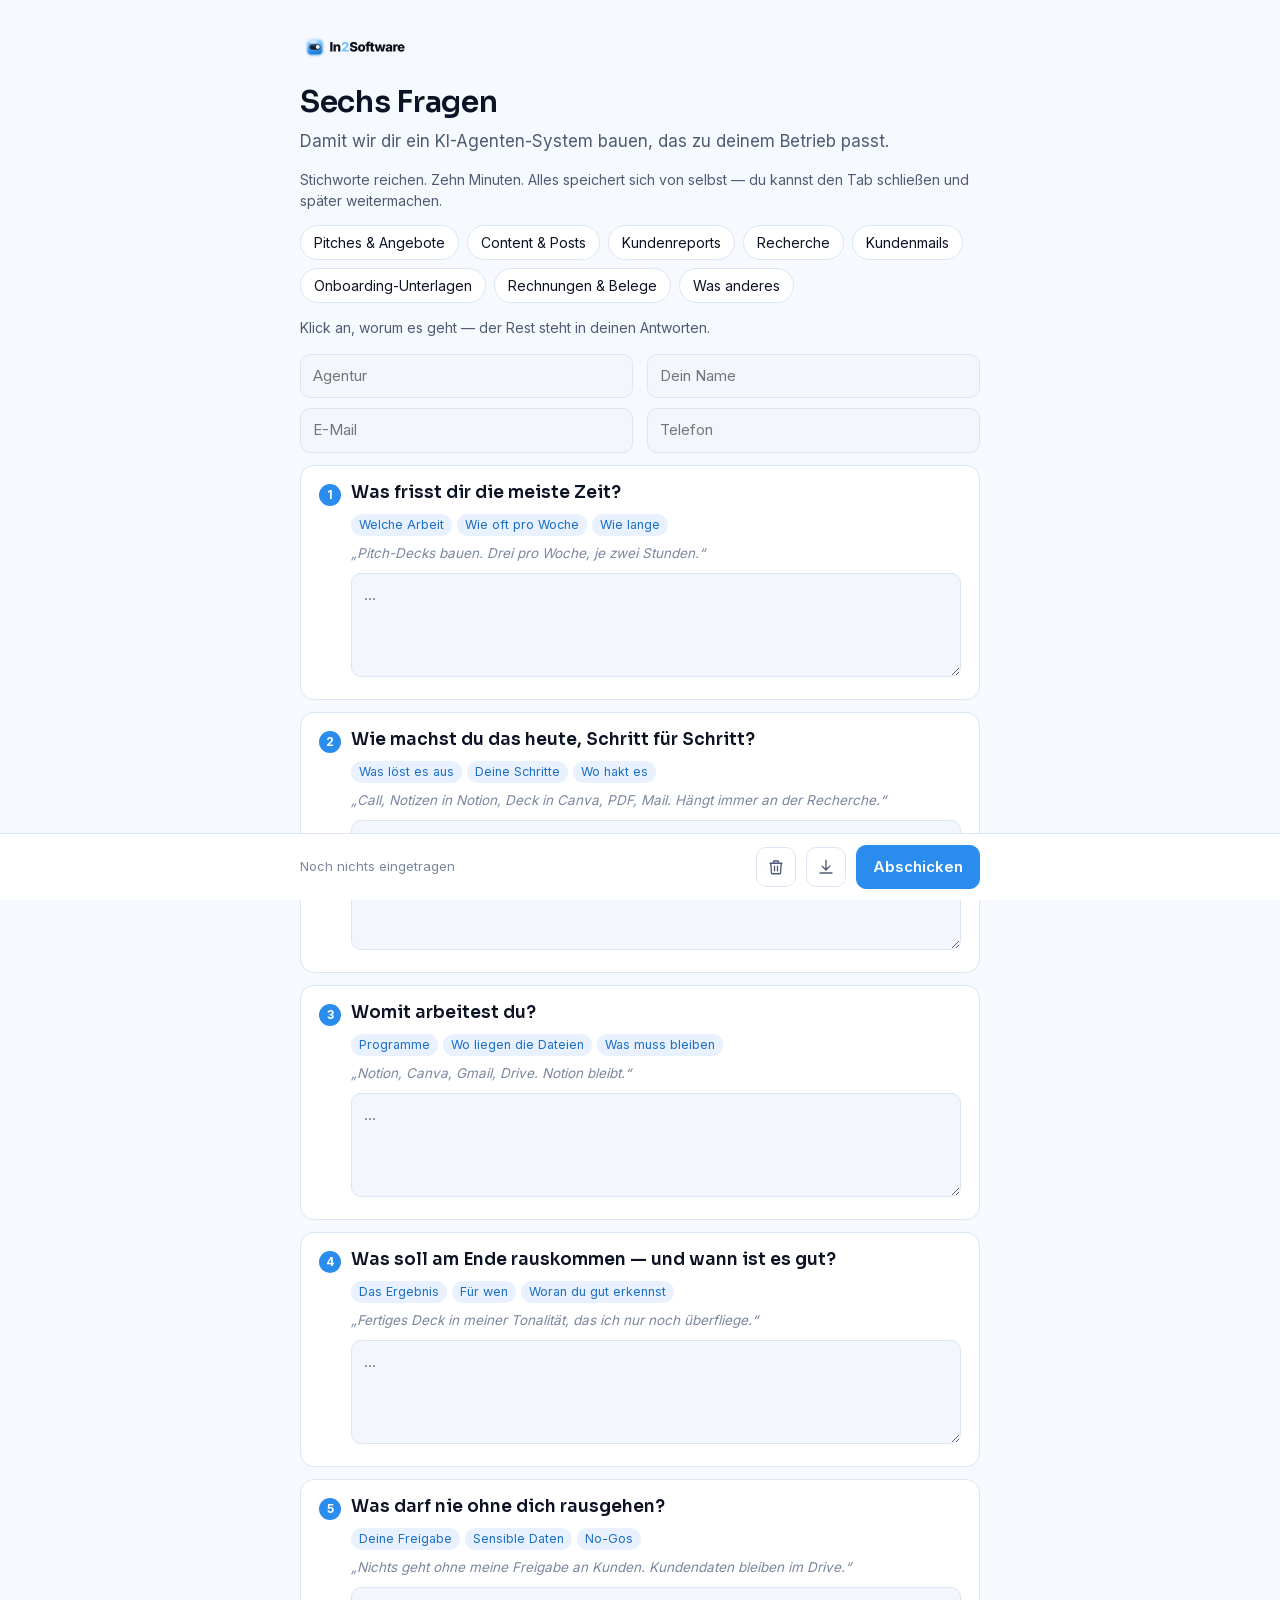
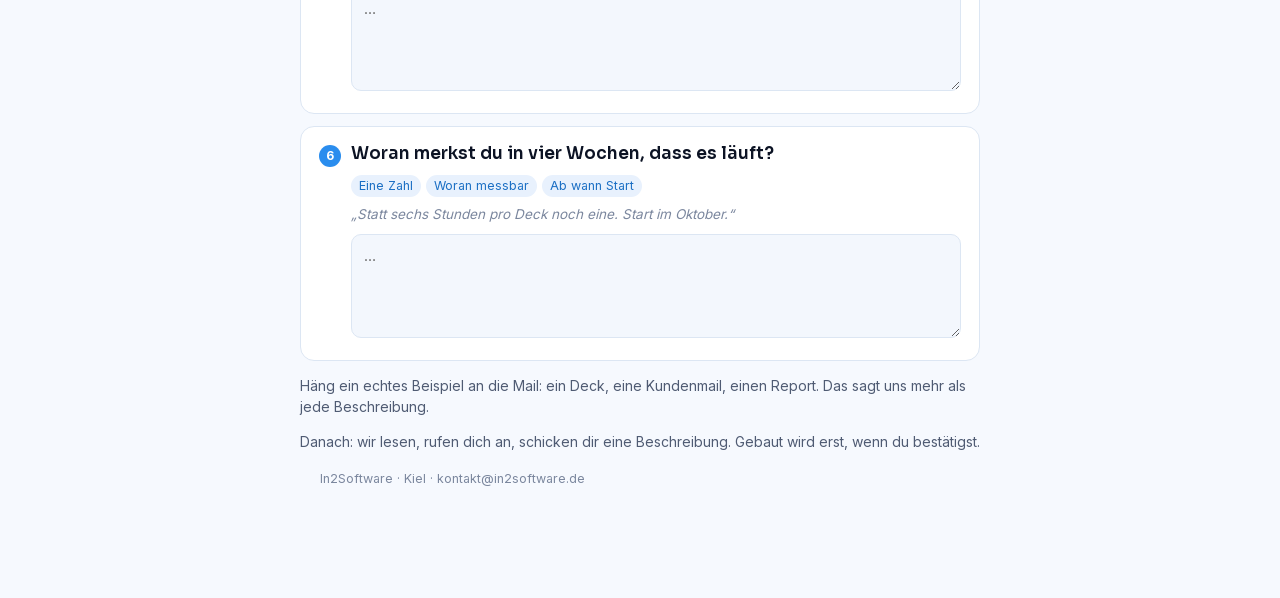
<file: fragebogen/index.html>
<!doctype html>
<html lang="de">
<head>
<meta charset="utf-8">
<meta name="viewport" content="width=device-width, initial-scale=1">
<meta name="robots" content="noindex, nofollow">
<title>In2Software — Sechs Fragen</title>
<style>
@font-face{font-family:'Inter';src:url([data-uri]) format('woff2');font-weight:100 900;font-display:swap}
@font-face{font-family:'Sora';src:url([data-uri]) format('woff2');font-weight:600;font-display:swap}
:root{--grund:#F6F9FE;--flaeche:#FFF;--flaeche2:#F3F7FD;--linie:#DCE6F3;--text:#0C1324;
  --muted:#4F5B73;--dim:#7B879E;--akzent:#2A8DEE;--akzent-tief:#1B6FC4;--chip:#E8F1FD;--live:#1FA871;--warn:#E0674F}
*{box-sizing:border-box}
body{margin:0;background:var(--grund);color:var(--text);padding:0 0 110px;
  font-family:'Inter',-apple-system,BlinkMacSystemFont,'Segoe UI',Roboto,sans-serif;font-size:16px;line-height:1.5}
.blatt{max-width:720px;margin:0 auto;padding:32px 20px 0}
.logo{height:30px;display:block}
h1{font-family:'Sora','Inter',sans-serif;font-size:30px;margin:18px 0 4px;letter-spacing:-.01em}
.unter{color:var(--muted);margin:0 0 4px;font-size:17px}
.klein{font-size:14px;color:var(--muted)}
.tags{display:flex;flex-wrap:wrap;gap:8px;margin:14px 0 4px}
.tag{position:relative}
.tag input{position:absolute;opacity:0;inset:0;cursor:pointer}
.tag span{display:block;padding:6px 13px;border:1px solid var(--linie);border-radius:999px;background:#fff;
  font-size:14px;cursor:pointer;transition:.12s}
.tag input:checked+span{background:var(--akzent);border-color:var(--akzent);color:#fff}
.felder{display:grid;grid-template-columns:1fr 1fr;gap:10px 14px;margin:16px 0 4px}
@media(max-width:600px){.felder{grid-template-columns:1fr}}
input,textarea{width:100%;font:inherit;font-size:15px;color:var(--text);background:var(--flaeche2);
  border:1px solid var(--linie);border-radius:10px;padding:10px 12px;outline:none;transition:.12s}
textarea{min-height:104px;resize:vertical;line-height:1.5}
input:focus,textarea:focus{border-color:var(--akzent);box-shadow:0 0 0 3px rgba(42,141,238,.14);background:#fff}
.frage{background:var(--flaeche);border:1px solid var(--linie);border-radius:14px;padding:16px 18px;margin:12px 0}
.zeile{display:flex;gap:10px;align-items:baseline;margin:0 0 8px}
.nr{flex:0 0 22px;height:22px;border-radius:50%;background:var(--akzent);color:#fff;font-size:12px;font-weight:700;
  display:flex;align-items:center;justify-content:center;align-self:flex-start;margin-top:2px}
h3{font-family:'Sora','Inter',sans-serif;font-size:17px;margin:0;line-height:1.3}
.chips{display:flex;flex-wrap:wrap;gap:5px;margin:0 0 7px 32px}
.chip{background:var(--chip);color:var(--akzent-tief);font-size:12.5px;padding:2px 8px;border-radius:999px}
.bsp{font-size:13.5px;color:var(--dim);font-style:italic;margin:0 0 9px 32px}
.antwort{margin-left:32px;width:calc(100% - 32px)}
@media(max-width:600px){.chips,.bsp{margin-left:0}.antwort{margin-left:0;width:100%}}
.leiste{position:fixed;left:0;right:0;bottom:0;background:rgba(255,255,255,.95);backdrop-filter:blur(10px);
  border-top:1px solid var(--linie);z-index:20}
.innen{max-width:720px;margin:0 auto;padding:11px 20px;display:flex;gap:10px;align-items:center;flex-wrap:wrap}
.status{font-size:13px;color:var(--dim);flex:1;min-width:120px}
.status.gut{color:var(--live)}
button{font:inherit;font-size:15px;border-radius:10px;padding:10px 16px;cursor:pointer;
  border:1px solid var(--linie);background:#fff;color:var(--text);transition:.12s}
button:hover{border-color:var(--akzent)}
button.haupt{background:var(--akzent);border-color:var(--akzent);color:#fff;font-weight:600}
button.haupt:hover{background:var(--akzent-tief)}
button.leise{color:var(--muted);font-size:14px;padding:10px 12px}
button svg{width:18px;height:18px;display:block;fill:none;stroke:currentColor;stroke-width:1.8;stroke-linecap:round;stroke-linejoin:round}
button.nur-symbol{padding:10px;color:var(--muted);line-height:0}
button.nur-symbol:hover{color:var(--akzent);border-color:var(--akzent)}
.schleier{position:fixed;inset:0;background:rgba(12,19,36,.45);display:none;align-items:center;justify-content:center;z-index:40;padding:20px}
.schleier.auf{display:flex}
.meldung{background:#fff;border-radius:16px;max-width:480px;width:100%;padding:22px 24px;box-shadow:0 20px 50px rgba(12,19,36,.26)}
.meldung h3{font-size:19px;margin:0 0 8px}
.meldung p{margin:8px 0;font-size:15px}
.knoepfe{display:flex;gap:8px;margin-top:14px;flex-wrap:wrap}
.fehlend{border-color:var(--warn)!important}
footer{max-width:720px;margin:18px auto 0;padding:0 20px;font-size:12.5px;color:var(--dim)}
@media(max-width:480px){.innen{padding:9px 14px;gap:8px}.status{flex:1 0 100%;order:-1;font-size:12px}
  .innen button{padding:11px 8px;font-size:14px}.innen button.haupt{flex:1}.innen button.nur-symbol{flex:0 0 auto;padding:10px}}
@media print{.leiste,.schleier{display:none}body{background:#fff;padding:0}.frage{break-inside:avoid}}
</style>
</head>
<body>
<div class="blatt">
  <img class="logo" alt="In2Software" src="[data-uri]">
  <h1>Sechs Fragen</h1>
  <p class="unter">Damit wir dir ein KI-Agenten-System bauen, das zu deinem Betrieb passt.</p>
  <p class="klein">Stichworte reichen. Zehn Minuten. Alles speichert sich von selbst — du kannst den Tab schließen und später weitermachen.</p>
  <p class="klein" id="hinweis-browser" hidden>Tipp: oben rechts auf „In Safari öffnen“ tippen. Im WhatsApp-Fenster gehen Zwischenstände verloren.</p>

  <div class="tags">
    <label class="tag"><input type="checkbox" id="k1"><span>Pitches &amp; Angebote</span></label>
    <label class="tag"><input type="checkbox" id="k2"><span>Content &amp; Posts</span></label>
    <label class="tag"><input type="checkbox" id="k3"><span>Kundenreports</span></label>
    <label class="tag"><input type="checkbox" id="k4"><span>Recherche</span></label>
    <label class="tag"><input type="checkbox" id="k5"><span>Kundenmails</span></label>
    <label class="tag"><input type="checkbox" id="k6"><span>Onboarding-Unterlagen</span></label>
    <label class="tag"><input type="checkbox" id="k7"><span>Rechnungen &amp; Belege</span></label>
    <label class="tag"><input type="checkbox" id="k8"><span>Was anderes</span></label>
  </div>
  <p class="klein">Klick an, worum es geht — der Rest steht in deinen Antworten.</p>

  <div class="felder">
    <input type="text" id="firma" placeholder="Agentur" autocomplete="organization">
    <input type="text" id="person" placeholder="Dein Name" autocomplete="name">
    <input type="email" id="email" placeholder="E-Mail" autocomplete="email">
    <input type="tel" id="telefon" placeholder="Telefon" autocomplete="tel">
  </div>

  <div class="frage">
    <div class="zeile"><div class="nr">1</div><h3>Was frisst dir die meiste Zeit?</h3></div>
    <div class="chips"><span class="chip">Welche Arbeit</span><span class="chip">Wie oft pro Woche</span><span class="chip">Wie lange</span></div>
    <p class="bsp">„Pitch-Decks bauen. Drei pro Woche, je zwei Stunden.“</p>
    <textarea class="antwort" id="f1" placeholder="…"></textarea>
  </div>

  <div class="frage">
    <div class="zeile"><div class="nr">2</div><h3>Wie machst du das heute, Schritt für Schritt?</h3></div>
    <div class="chips"><span class="chip">Was löst es aus</span><span class="chip">Deine Schritte</span><span class="chip">Wo hakt es</span></div>
    <p class="bsp">„Call, Notizen in Notion, Deck in Canva, PDF, Mail. Hängt immer an der Recherche.“</p>
    <textarea class="antwort" id="f2" style="min-height:130px" placeholder="…"></textarea>
  </div>

  <div class="frage">
    <div class="zeile"><div class="nr">3</div><h3>Womit arbeitest du?</h3></div>
    <div class="chips"><span class="chip">Programme</span><span class="chip">Wo liegen die Dateien</span><span class="chip">Was muss bleiben</span></div>
    <p class="bsp">„Notion, Canva, Gmail, Drive. Notion bleibt.“</p>
    <textarea class="antwort" id="f3" placeholder="…"></textarea>
  </div>

  <div class="frage">
    <div class="zeile"><div class="nr">4</div><h3>Was soll am Ende rauskommen — und wann ist es gut?</h3></div>
    <div class="chips"><span class="chip">Das Ergebnis</span><span class="chip">Für wen</span><span class="chip">Woran du gut erkennst</span></div>
    <p class="bsp">„Fertiges Deck in meiner Tonalität, das ich nur noch überfliege.“</p>
    <textarea class="antwort" id="f4" placeholder="…"></textarea>
  </div>

  <div class="frage">
    <div class="zeile"><div class="nr">5</div><h3>Was darf nie ohne dich rausgehen?</h3></div>
    <div class="chips"><span class="chip">Deine Freigabe</span><span class="chip">Sensible Daten</span><span class="chip">No-Gos</span></div>
    <p class="bsp">„Nichts geht ohne meine Freigabe an Kunden. Kundendaten bleiben im Drive.“</p>
    <textarea class="antwort" id="f5" placeholder="…"></textarea>
  </div>

  <div class="frage">
    <div class="zeile"><div class="nr">6</div><h3>Woran merkst du in vier Wochen, dass es läuft?</h3></div>
    <div class="chips"><span class="chip">Eine Zahl</span><span class="chip">Woran messbar</span><span class="chip">Ab wann Start</span></div>
    <p class="bsp">„Statt sechs Stunden pro Deck noch eine. Start im Oktober.“</p>
    <textarea class="antwort" id="f6" placeholder="…"></textarea>
  </div>

  <p class="klein">Häng ein echtes Beispiel an die Mail: ein Deck, eine Kundenmail, einen Report.
  Das sagt uns mehr als jede Beschreibung.</p>
  <p class="klein">Danach: wir lesen, rufen dich an, schicken dir eine Beschreibung.
  Gebaut wird erst, wenn du bestätigst.</p>

  <footer>In2Software · Kiel · kontakt@in2software.de</footer>
</div>

<div class="leiste"><div class="innen">
  <div class="status" id="status">Noch nichts eingetragen</div>
  <button class="leise nur-symbol" id="btn-loeschen" type="button" title="Alle Eingaben löschen" aria-label="Alle Eingaben löschen">
    <svg viewBox="0 0 24 24" aria-hidden="true"><path d="M4 7h16M10 11v6M14 11v6M5 7l1 13a1 1 0 0 0 1 1h10a1 1 0 0 0 1-1l1-13M9 7V4h6v3"/></svg></button>
  <button class="nur-symbol" id="btn-datei" type="button" title="Antworten als Datei sichern" aria-label="Antworten als Datei sichern">
    <svg viewBox="0 0 24 24" aria-hidden="true"><path d="M12 3v12M7 11l5 5 5-5M4 20h16"/></svg></button>
  <button class="haupt" id="btn-senden" type="button">Abschicken</button>
</div></div>

<div class="schleier" id="schleier"><div class="meldung">
  <h3 id="m-titel">Fast geschafft</h3>
  <div id="m-text"></div>
  <div class="knoepfe">
    <button class="haupt" id="m-ok" type="button">Alles klar</button>
    <button id="m-kopieren" type="button">Antworten kopieren</button>
  </div>
</div></div>

<script>
// Schlüssel von web3forms.com — damit geht "Abschicken" ohne Mailprogramm direkt an unser Postfach.
// Fehlt er, faellt der Knopf auf Datei + Mailprogramm zurueck.
const WEB3FORMS_KEY = "d80ca872-5dbf-42a1-b02e-2f59169b417d";
const EMPFAENGER    = "kontakt@in2software.de";
const SPEICHER      = "in2software-fragebogen-v2";

const FRAGEN = [
  ["f1","1. Was frisst die meiste Zeit?"],
  ["f2","2. Wie läuft das heute?"],
  ["f3","3. Womit arbeitest du?"],
  ["f4","4. Was soll rauskommen, wann ist es gut?"],
  ["f5","5. Was darf nie ohne dich rausgehen?"],
  ["f6","6. Woran merkst du in vier Wochen, dass es läuft?"]
];
const TAGS = {k1:"Pitches & Angebote",k2:"Content & Posts",k3:"Kundenreports",k4:"Recherche",
  k5:"Kundenmails",k6:"Onboarding-Unterlagen",k7:"Rechnungen & Belege",k8:"Was anderes"};
const KOPF = {firma:"Agentur",person:"Name",email:"E-Mail",telefon:"Telefon"};

const alleFelder = [...Object.keys(KOPF), ...FRAGEN.map(f=>f[0]), ...Object.keys(TAGS)];
const $ = id => document.getElementById(id);

const lesen = () => Object.fromEntries(alleFelder.map(id=>{
  const el=$(id); return [id, el ? (el.type==="checkbox"?el.checked:el.value) : ""];
}));

function melden(text, gut){ const s=$("status"); s.textContent=text; s.className="status"+(gut?" gut":""); }
function uhrzeit(d){ return String(d.getHours()).padStart(2,"0")+":"+String(d.getMinutes()).padStart(2,"0"); }

function sichern(){
  try{
    localStorage.setItem(SPEICHER, JSON.stringify({zeit:Date.now(), daten:lesen()}));
    melden("Gespeichert um "+uhrzeit(new Date()), true);
  }catch(e){ melden("Speichern klappt nicht — sichere deine Antworten als Datei", false); }
}
function laden(){
  try{
    const p = JSON.parse(localStorage.getItem(SPEICHER)||"null"); if(!p) return;
    alleFelder.forEach(id=>{
      const el=$(id); if(!el||!(id in p.daten)) return;
      if(el.type==="checkbox") el.checked=!!p.daten[id]; else el.value=p.daten[id]||"";
    });
    const t=new Date(p.zeit);
    melden("Zuletzt gespeichert: "+t.toLocaleDateString("de-DE")+", "+uhrzeit(t), true);
  }catch(e){}
}

let uhr=null;
document.addEventListener("input", e=>{
  if(!e.target.matches("textarea,input")) return;
  clearTimeout(uhr); uhr=setTimeout(sichern,700);
});
document.addEventListener("change", e=>{ if(e.target.matches("input[type=checkbox]")) sichern(); });

function alsText(){
  const d=lesen(), z=[];
  z.push("FRAGEBOGEN — KI-AGENTEN-SYSTEM");
  z.push(new Date().toLocaleString("de-DE"));
  z.push("");
  Object.entries(KOPF).forEach(([id,n])=>z.push(n+": "+(d[id]||"—")));
  const tags=Object.keys(TAGS).filter(id=>d[id]).map(id=>TAGS[id]);
  z.push("Themen: "+(tags.length?tags.join(", "):"keine angeklickt"));
  z.push("");
  FRAGEN.forEach(([id,titel])=>{
    z.push("----------------------------------------");
    z.push(titel);
    z.push((d[id]||"").trim()||"(leer)");
    z.push("");
  });
  return z.join("\n");
}
function dateiname(){
  const n=($("firma").value||$("person").value||"fragebogen").toLowerCase()
    .replace(/[äöüß]/g,m=>({"ä":"ae","ö":"oe","ü":"ue","ß":"ss"}[m]))
    .replace(/[^a-z0-9]+/g,"-").replace(/^-|-$/g,"").slice(0,40);
  const t=new Date();
  return "fragebogen-"+(n||"ohne-namen")+"-"+t.getFullYear()+"-"+
    String(t.getMonth()+1).padStart(2,"0")+"-"+String(t.getDate()).padStart(2,"0")+".txt";
}
function herunterladen(){
  const a=document.createElement("a");
  a.href=URL.createObjectURL(new Blob([alsText()],{type:"text/plain;charset=utf-8"}));
  a.download=dateiname(); document.body.appendChild(a); a.click(); a.remove();
  setTimeout(()=>URL.revokeObjectURL(a.href),4000);
}
function luecken(){
  const d=lesen(), fehlt=[];
  if(!d.person.trim()) fehlt.push("Name");
  if(!d.email.trim())  fehlt.push("E-Mail");
  FRAGEN.forEach(([id],i)=>{ if(!d[id].trim()) fehlt.push("Frage "+(i+1)); });
  ["person","email",...FRAGEN.map(f=>f[0])].forEach(id=>$(id).classList.toggle("fehlend",!$(id).value.trim()));
  return fehlt;
}
function zeigen(titel, html, kopierbar){
  $("m-titel").textContent=titel; $("m-text").innerHTML=html;
  $("m-kopieren").style.display=kopierbar?"":"none";
  $("schleier").classList.add("auf");
}
$("m-ok").onclick=()=>$("schleier").classList.remove("auf");
$("schleier").onclick=e=>{ if(e.target===$("schleier")) $("schleier").classList.remove("auf"); };
$("m-kopieren").onclick=async()=>{
  try{ await navigator.clipboard.writeText(alsText()); $("m-kopieren").textContent="Kopiert ✓";
    setTimeout(()=>$("m-kopieren").textContent="Antworten kopieren",2500);
  }catch(e){ $("m-kopieren").textContent="Kopieren klappt nicht"; }
};

async function abschicken(){
  sichern();
  const fehlt=luecken();
  if(fehlt.length && !confirm("Noch offen: "+fehlt.join(", ")+"\n\nTrotzdem abschicken?")) return;
  const d=lesen();

  if(!/EINTRAGEN/.test(WEB3FORMS_KEY)){
    const knopf=$("btn-senden"), beschriftung=knopf.textContent;
    knopf.disabled=true; knopf.textContent="Wird gesendet …";
    try{
      const a=await fetch("https://api.web3forms.com/submit",{
        method:"POST", headers:{"Content-Type":"application/json", Accept:"application/json"},
        body:JSON.stringify({
          access_key: WEB3FORMS_KEY,
          subject: "Fragebogen — "+(d.firma||d.person||"ohne Namen"),
          from_name: d.person||"Fragebogen",
          email: d.email||EMPFAENGER,
          replyto: d.email||"",
          botcheck: "",
          nachricht: alsText()
        })});
      const ergebnis = await a.json().catch(()=>({}));
      if(!a.ok || ergebnis.success === false) throw new Error(ergebnis.message || ("Fehler "+a.status));
      knopf.textContent="Abgeschickt ✓";
      zeigen("Angekommen",
        "<p>Deine Antworten liegen bei uns im Postfach. Wir melden uns"+(d.telefon?" unter "+d.telefon:"")+".</p>"+
        "<p>Beispielmaterial? Schick es einfach an "+EMPFAENGER+".</p>", false);
      return;
    }catch(e){
      knopf.disabled=false; knopf.textContent=beschriftung;
      rueckfall("Direktversand ging nicht", "<p class='klein'>"+e.message+"</p>", d);
      return;
    }
  }
  rueckfall("Fast geschafft", "", d);
}

// Zweiter Weg: Datei sichern und das Mailprogramm mit fertiger Mail öffnen
function rueckfall(titel, grund, d){
  herunterladen();
  const body="Hi, anbei meine Antworten als Datei ("+dateiname()+").\n\n"+
    (d.person||"")+(d.firma?" · "+d.firma:"")+(d.telefon?" · "+d.telefon:"")+"\n";
  const mailto="mailto:"+EMPFAENGER+"?subject="+
    encodeURIComponent("Fragebogen — "+(d.firma||d.person||"ohne Namen"))+"&body="+encodeURIComponent(body);
  zeigen(titel, grund+
    "<p>Deine Antworten liegen als <b>"+dateiname()+"</b> im Download-Ordner, "+
    "dein Mailprogramm geht gleich auf.</p><p><b>Datei anhängen, senden.</b> Fertig.</p>", true);
  setTimeout(()=>{ window.location.href=mailto; }, 600);

}

$("btn-senden").onclick=abschicken;
$("btn-datei").onclick=()=>{ sichern(); herunterladen(); };
$("btn-loeschen").onclick=()=>{
  if(!confirm("Alle Eingaben löschen?")) return;
  alleFelder.forEach(id=>{ const el=$(id); if(!el) return;
    if(el.type==="checkbox") el.checked=false; else el.value=""; });
  try{ localStorage.removeItem(SPEICHER); }catch(e){}
  melden("Gelöscht", false);
};
document.querySelectorAll("textarea").forEach(t=>t.addEventListener("input",()=>{
  t.style.height="auto"; t.style.height=Math.max(t.scrollHeight,100)+"px";
}));
// In-App-Fenster (WhatsApp, Instagram) erkennen — dort ist der Zwischenspeicher unzuverlässig
if(/WhatsApp|FBAN|FBAV|Instagram|Line\//i.test(navigator.userAgent)) $("hinweis-browser").hidden=false;

window.addEventListener("beforeunload", sichern);
laden();
</script>
</body>
</html>
</file>
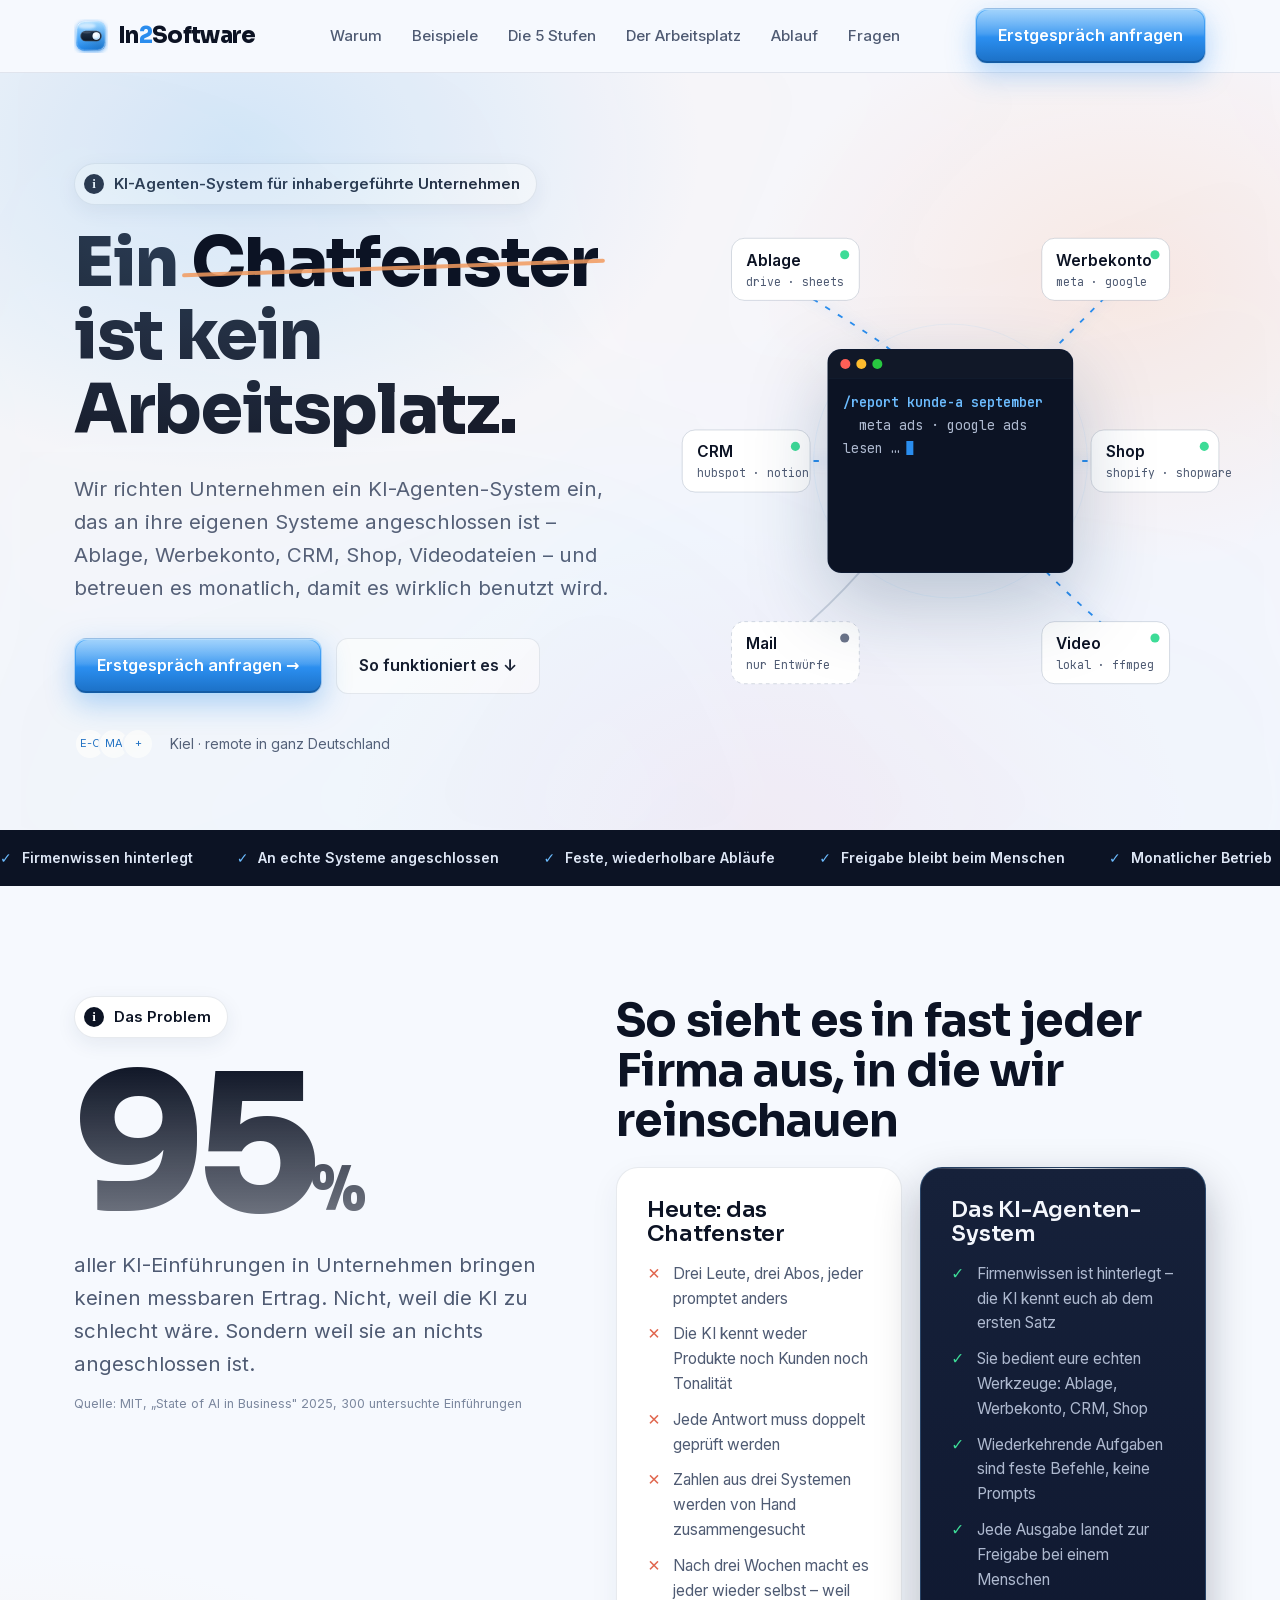
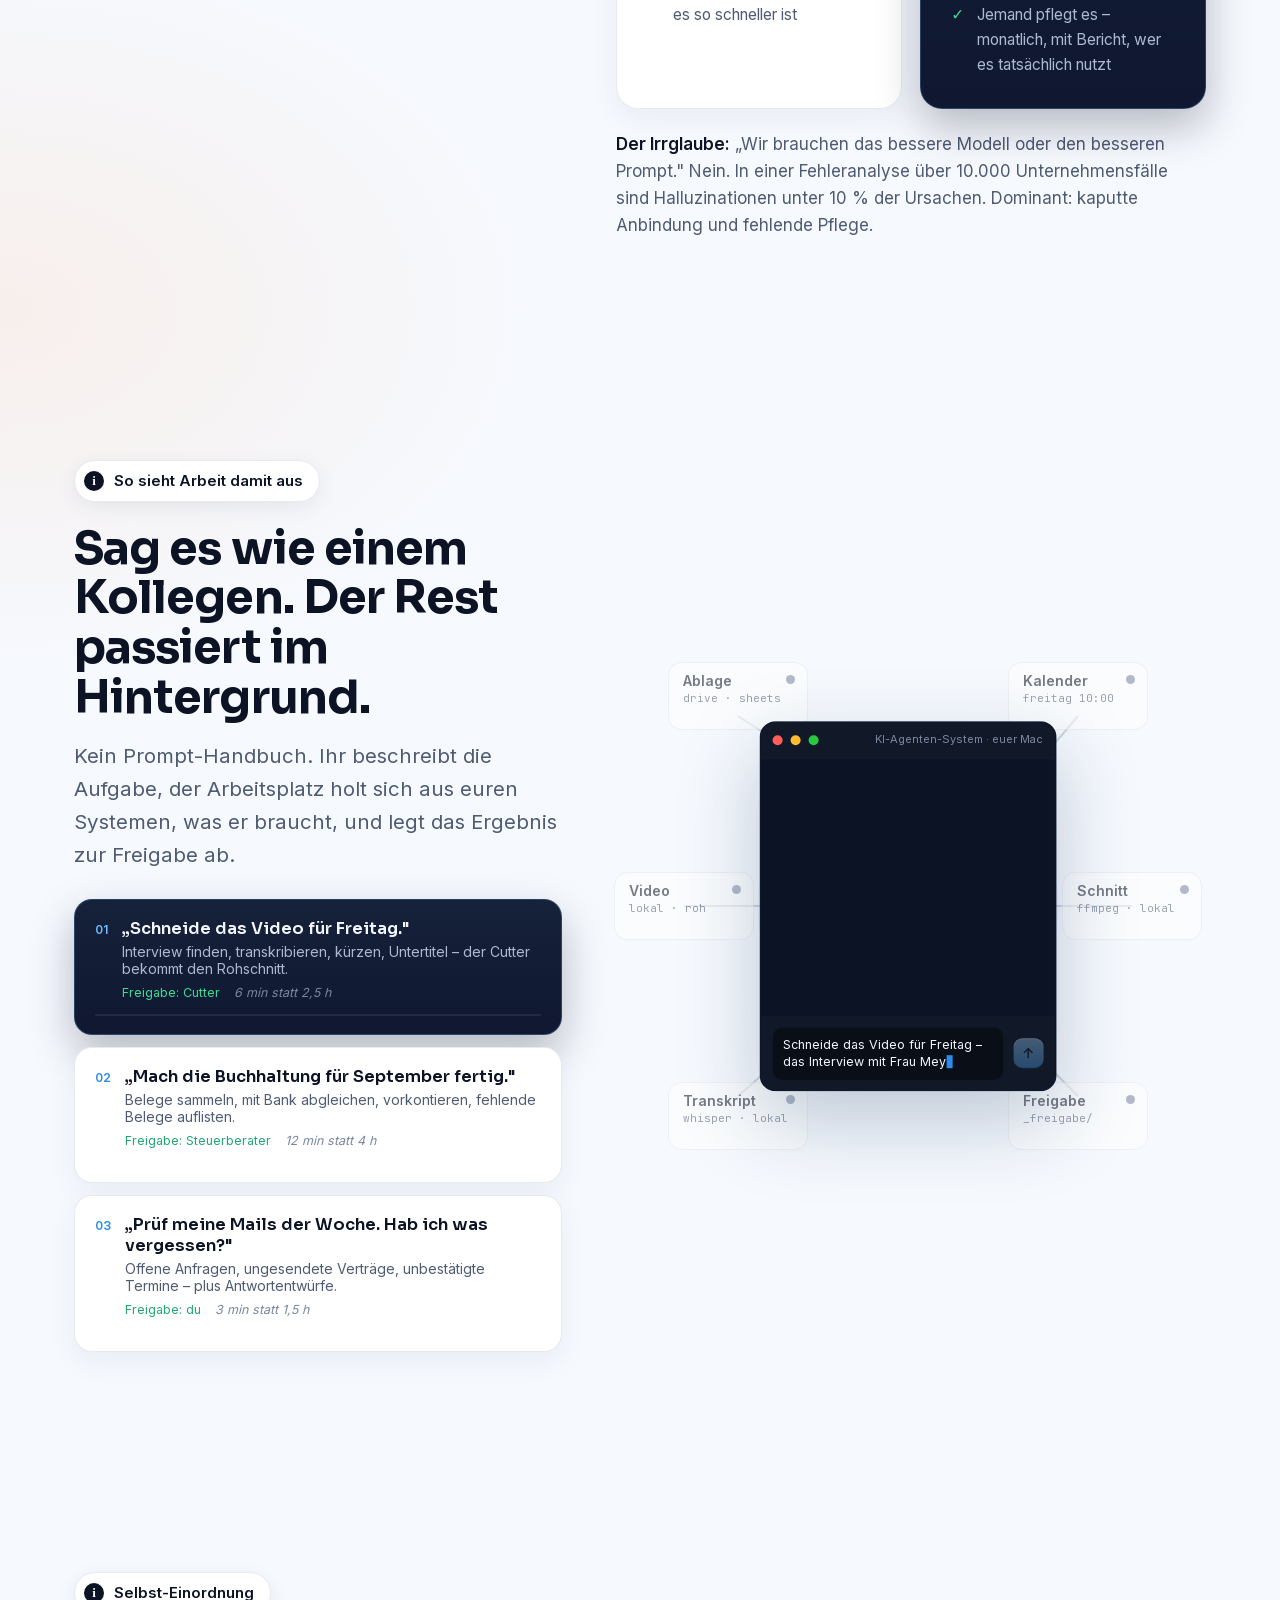
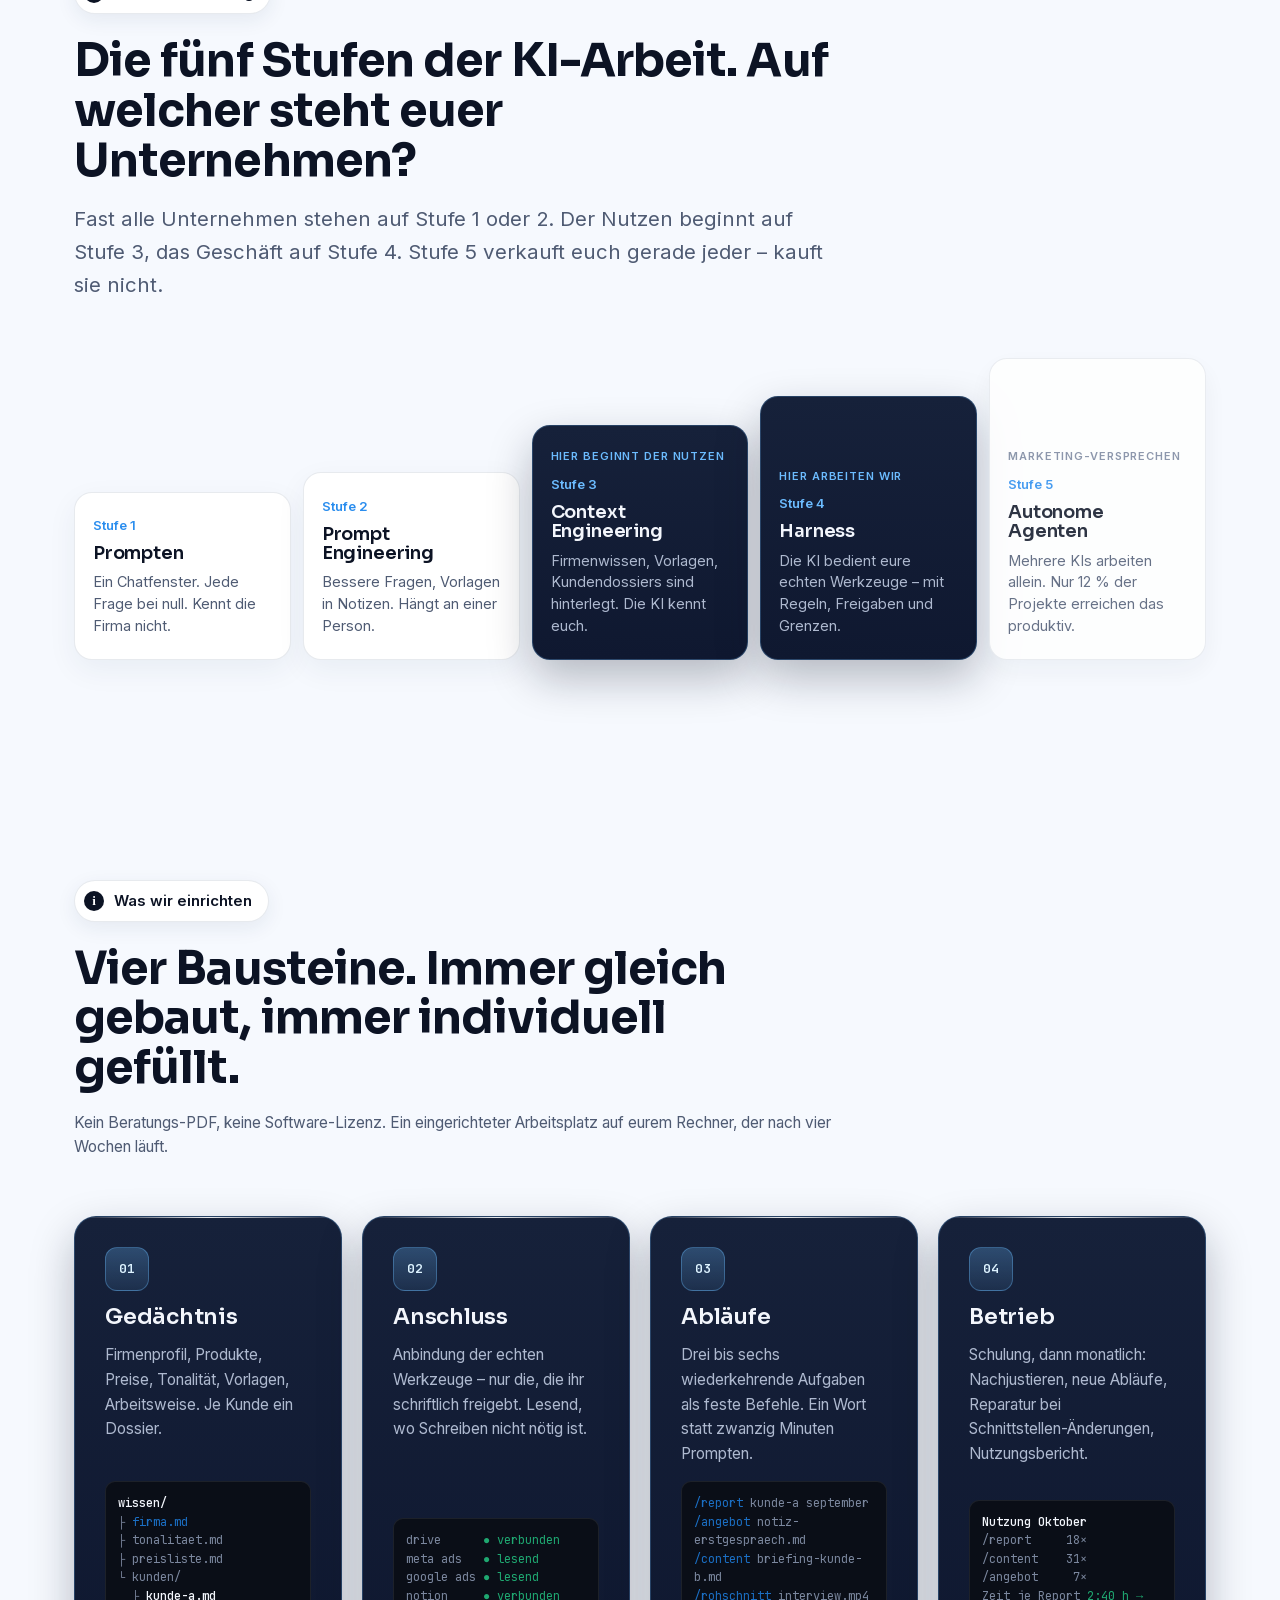
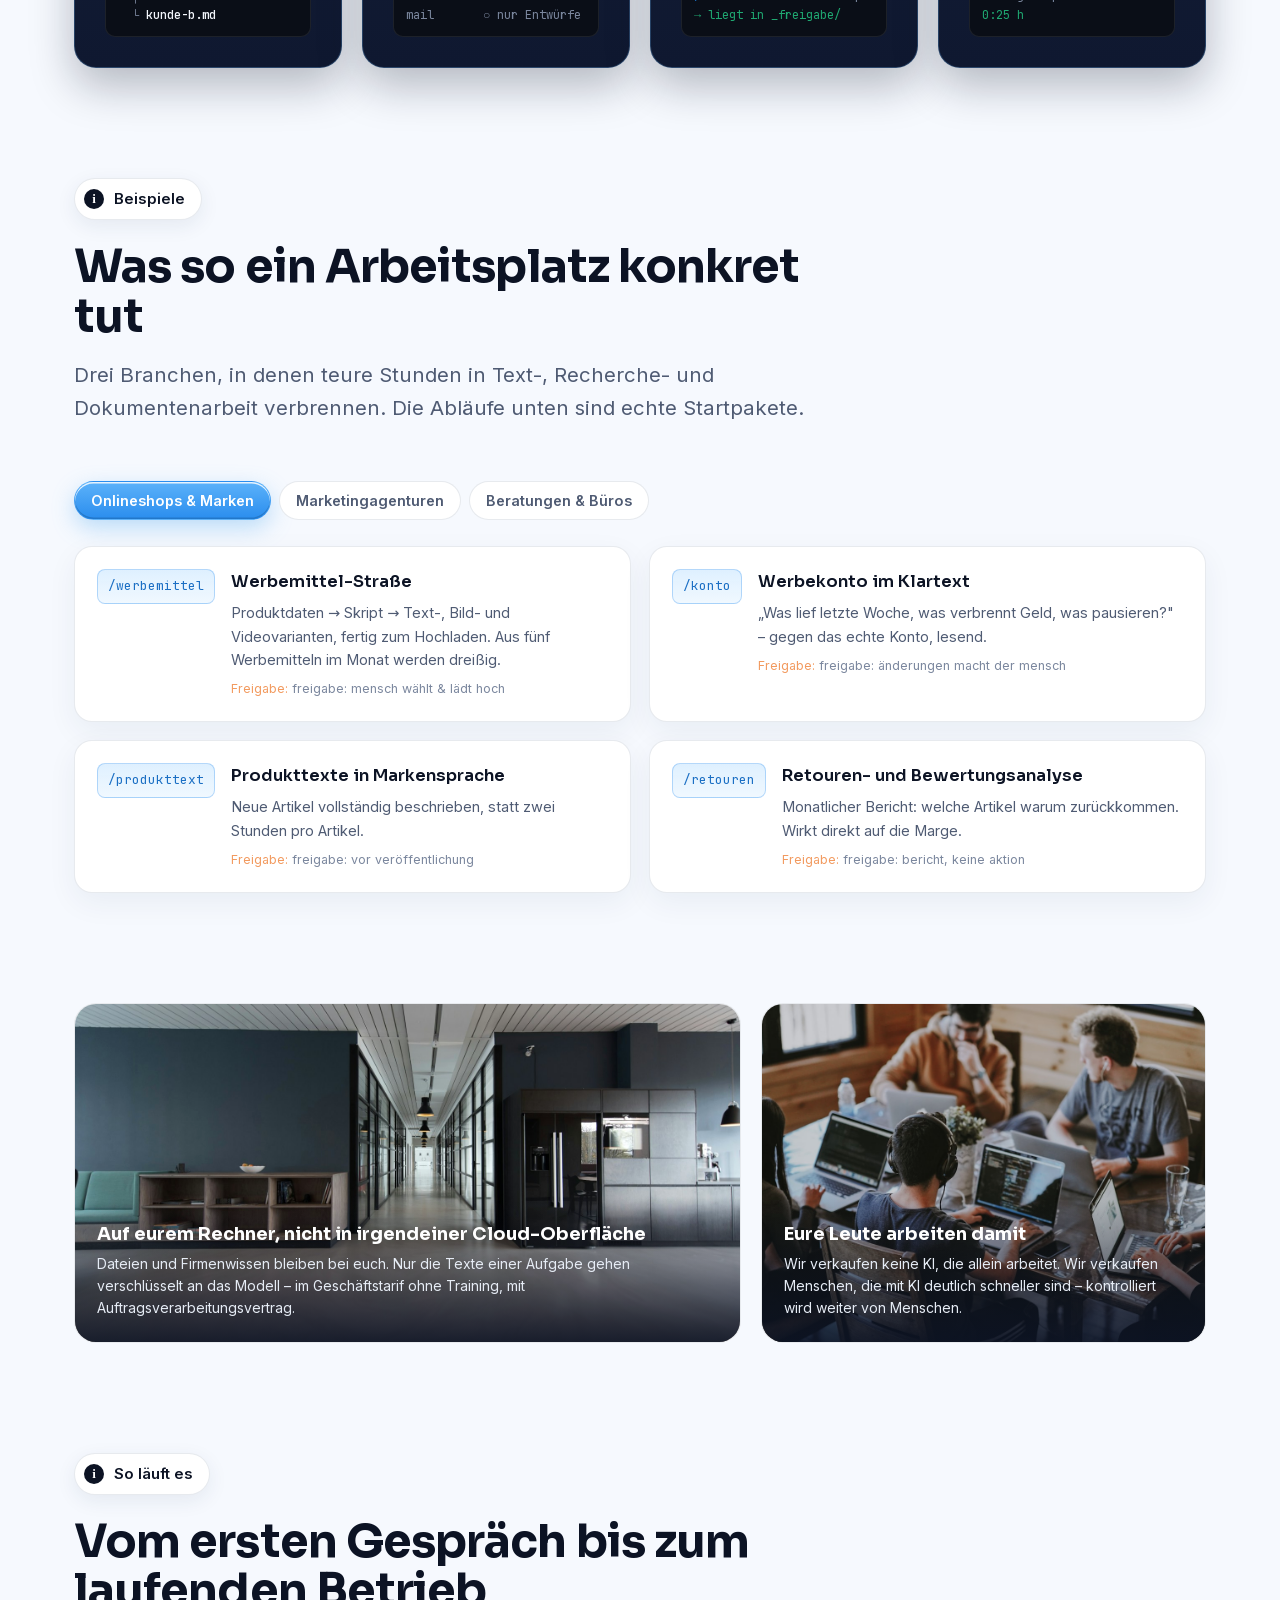
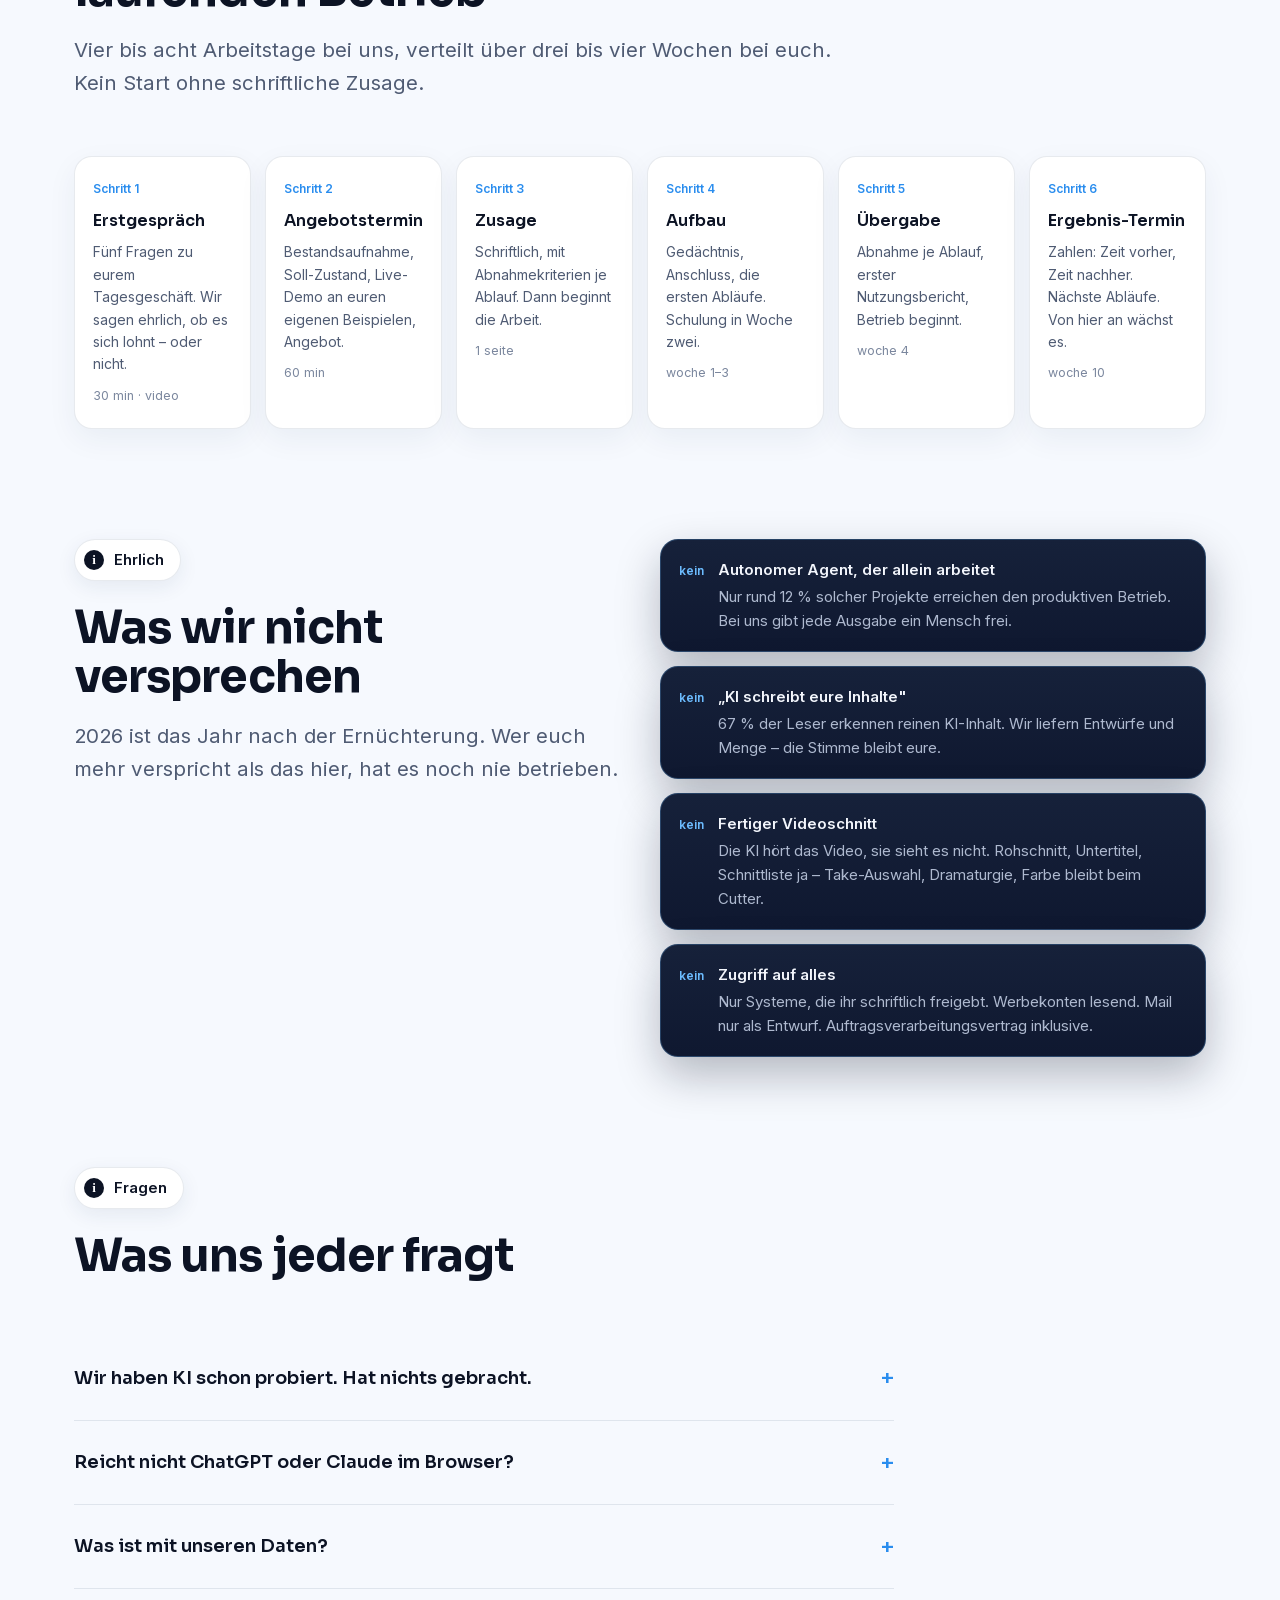
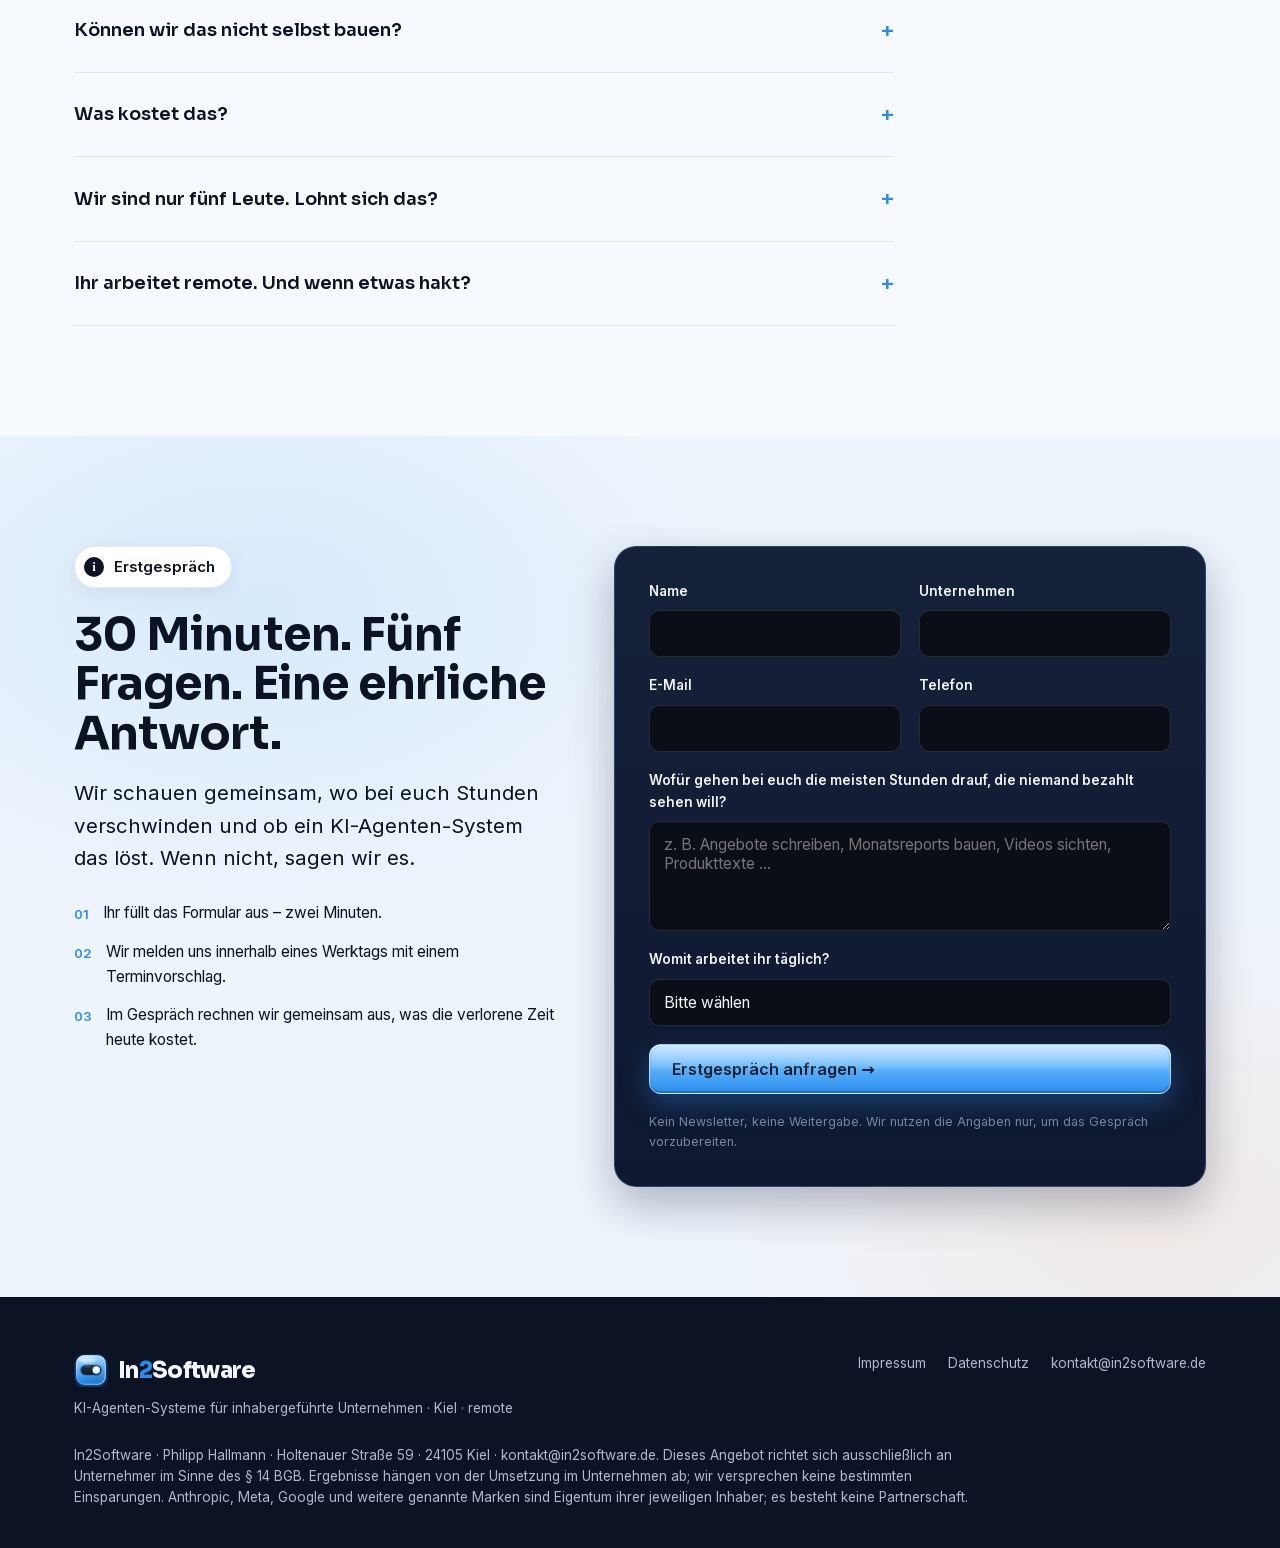
<file: v2/index.html>
<!doctype html>
<html lang="de">
<head>
<meta charset="utf-8">
<meta name="viewport" content="width=device-width, initial-scale=1">
<title>In2Software — Ein Chatfenster ist kein Arbeitsplatz</title>
<meta name="description" content="Wir richten Unternehmen ein KI-Agenten-System ein, das an ihre eigenen Systeme angeschlossen ist – und betreuen es monatlich, damit es wirklich benutzt wird.">
<link rel="icon" type="image/svg+xml" href="../brand/favicon.svg">
<link rel="stylesheet" href="../fonts.css">
<style>
:root{
  --ink:#0A0E17; --ink2:#0F1522; --panel:#141B2B; --panel2:#1A2336; --line:rgba(255,255,255,.08);
  --text:#EEF1F7; --muted:#9AA3B8; --dim:#6B7489;
  --amber:#6CBCFF; --amber2:#A6D8FF; --copper:#2A8DEE; --live:#3DDC97; --danger:#FF6B6B;
  --display:'Sora',system-ui,sans-serif; --body:'Inter',system-ui,sans-serif; --mono:'JetBrains Mono',ui-monospace,monospace;
  --r:18px; --max:1180px;
}
*{box-sizing:border-box;margin:0;padding:0}
html{scroll-behavior:smooth}
body{background:var(--ink);color:var(--text);font-family:var(--body);font-size:17px;line-height:1.6;-webkit-font-smoothing:antialiased;overflow-x:hidden}
img{max-width:100%;display:block}
a{color:inherit;text-decoration:none}
.wrap{max-width:var(--max);margin:0 auto;padding:0 24px}
h1,h2,h3,.display{font-family:var(--display);letter-spacing:-.02em;line-height:1.08}
h1{font-size:clamp(38px,5.6vw,68px);font-weight:800}
h2{font-size:clamp(30px,3.8vw,46px);font-weight:700}
h3{font-size:22px;font-weight:600;letter-spacing:-.01em}
p.lead{font-size:clamp(18px,1.6vw,21px);color:var(--muted)}
.mono{font-family:var(--mono)}
.hl{color:var(--amber)}
.eyebrow{display:inline-flex;align-items:center;gap:10px;font-size:15px;font-weight:600;letter-spacing:0;text-transform:none;color:#F4F6FA;border:1px solid rgba(255,255,255,.14);background:linear-gradient(180deg,#1B2333,#121927);padding:8px 16px 8px 9px;border-radius:999px;margin-bottom:22px;box-shadow:0 1px 0 rgba(255,255,255,.06) inset,0 8px 24px rgba(0,0,0,.35)}
.eyebrow::before{content:"i";width:20px;height:20px;border-radius:50%;background:#F4F6FA;color:#0A0E17;font-family:Georgia,'Times New Roman',serif;font-weight:700;font-size:13px;line-height:20px;text-align:center;flex:none}
.btn{display:inline-flex;align-items:center;gap:10px;padding:14px 22px;border-radius:12px;font-weight:600;font-size:16px;border:1px solid transparent;transition:transform .15s ease,background .2s,border-color .2s;cursor:pointer;font-family:var(--body)}
.btn:hover{transform:translateY(-1px)}
.btn:focus-visible,a:focus-visible,button:focus-visible,input:focus-visible,select:focus-visible,textarea:focus-visible{outline:2px solid var(--amber);outline-offset:3px}
.btn-primary{background:var(--amber);color:#061A2B}
.btn-primary:hover{background:var(--amber2)}
.btn-ghost{background:rgba(255,255,255,.04);border-color:var(--line);color:var(--text)}
.btn-ghost:hover{border-color:rgba(255,255,255,.22)}
section{padding:110px 0;position:relative}
.sec-head{max-width:760px;margin-bottom:56px}
.sec-head p{margin-top:18px}
.card{background:linear-gradient(180deg,rgba(255,255,255,.035),rgba(255,255,255,.015));border:1px solid var(--line);border-radius:var(--r);padding:30px;position:relative;overflow:hidden}
.card::before{content:"";position:absolute;inset:0 0 auto 0;height:1px;background:linear-gradient(90deg,transparent,rgba(255,255,255,.18),transparent)}
.grid{display:grid;gap:20px}
.g2{grid-template-columns:repeat(2,1fr)} .g3{grid-template-columns:repeat(3,1fr)} .g4{grid-template-columns:repeat(4,1fr)}
@media(max-width:960px){.g3,.g4{grid-template-columns:repeat(2,1fr)}}
@media(max-width:640px){.g2,.g3,.g4{grid-template-columns:1fr}section{padding:80px 0}}

/* ---------- nav ---------- */
header{position:sticky;top:0;z-index:50;backdrop-filter:blur(14px);background:rgba(10,14,23,.72);border-bottom:1px solid var(--line)}
.nav{display:flex;align-items:center;justify-content:space-between;height:72px}
.logo{font-family:var(--display);font-weight:800;font-size:22px;letter-spacing:-.03em;display:flex;align-items:center;gap:10px}
.logo .mark{width:34px;height:34px;flex:none}
.logo .two{color:var(--amber)}
.nav ul{display:flex;gap:30px;list-style:none;font-size:15px;color:var(--muted);font-weight:500}
.nav ul a:hover{color:var(--text)}
@media(max-width:1000px){.nav ul{display:none}}

/* ---------- hero ---------- */
.hero{padding:90px 0 70px;overflow:hidden}
.hero .wrap{display:grid;grid-template-columns:1.05fr .95fr;gap:56px;align-items:center}
@media(max-width:960px){.hero .wrap{grid-template-columns:1fr}}
.hero-bg{position:absolute;inset:0;pointer-events:none;background:
 radial-gradient(900px 500px at 15% 0%,rgba(124,196,255,.10),transparent 60%),
 radial-gradient(700px 500px at 85% 30%,rgba(224,138,60,.08),transparent 60%);}
.hero-grid{position:absolute;inset:0;pointer-events:none;background-image:linear-gradient(rgba(255,255,255,.035) 1px,transparent 1px),linear-gradient(90deg,rgba(255,255,255,.035) 1px,transparent 1px);background-size:56px 56px;mask-image:radial-gradient(ellipse at 50% 30%,#000 30%,transparent 75%)}
.hero h1 .strike{position:relative;white-space:nowrap}
.hero h1 .strike::after{content:"";position:absolute;left:-2%;right:-2%;top:54%;height:5px;background:var(--danger);border-radius:3px;transform:rotate(-2deg);opacity:.9}
.hero p.lead{margin:26px 0 34px;max-width:560px}
.cta-row{display:flex;gap:14px;flex-wrap:wrap}
.trust{margin-top:34px;display:flex;align-items:center;gap:16px;color:var(--muted);font-size:14px}
.trust .dots{display:flex}
.trust .dots span{width:32px;height:32px;border-radius:50%;border:2px solid var(--ink);margin-left:-8px;background:linear-gradient(135deg,var(--panel2),var(--panel));display:grid;place-items:center;font-size:11px;font-family:var(--mono);color:var(--amber)}
.trust .dots span:first-child{margin-left:0}

/* signature: connection diagram */
.rig{position:relative;width:100%;max-width:560px;height:560px;margin:0 auto;justify-self:center}
@media(max-width:960px){.rig{height:auto;aspect-ratio:1/1}}
.rig svg{width:100%;height:100%;overflow:visible}
.node{fill:var(--panel);stroke:var(--line)}
.wire{fill:none;stroke:rgba(255,255,255,.14);stroke-width:2}
.wire.on{stroke:var(--amber);stroke-dasharray:6 10;animation:flow 1.6s linear infinite;filter:drop-shadow(0 0 6px rgba(124,196,255,.5))}
@keyframes flow{to{stroke-dashoffset:-32}}
.nlabel{font-family:var(--body);font-size:17px;font-weight:600;fill:var(--text)}
.nsub{font-family:var(--mono);font-size:12.5px;fill:var(--muted)}
.term{position:absolute;left:50%;top:50%;transform:translate(-50%,-50%);width:48%;min-height:40%;background:#0B101B;border:1px solid rgba(124,196,255,.35);border-radius:14px;box-shadow:0 30px 80px rgba(0,0,0,.6),0 0 0 1px rgba(255,255,255,.04) inset;font-family:var(--mono);font-size:13.5px;line-height:1.7;overflow:hidden}
.term .bar{display:flex;gap:6px;padding:9px 12px;border-bottom:1px solid var(--line);background:rgba(255,255,255,.02)}
.term .bar i{width:10px;height:10px;border-radius:50%;background:#2a3346}
.term .bar i:first-child{background:#ff5f57}.term .bar i:nth-child(2){background:#febc2e}.term .bar i:nth-child(3){background:#28c840}
.term pre{padding:12px 14px;white-space:pre-wrap;color:var(--muted);font-family:inherit}
.term .cmd{color:var(--amber);font-weight:600}
.term .ok{color:var(--live)}
.term .cur{display:inline-block;width:7px;height:14px;background:var(--amber);vertical-align:-2px;animation:blink 1s steps(2) infinite}
@keyframes blink{50%{opacity:0}}
@media(prefers-reduced-motion:reduce){.wire.on,.term .cur{animation:none}}

/* ---------- ticker ---------- */
.ticker{border-top:1px solid var(--line);border-bottom:1px solid var(--line);background:rgba(255,255,255,.02);overflow:hidden;padding:16px 0}
.ticker .track{display:flex;gap:44px;white-space:nowrap;animation:scroll 34s linear infinite;width:max-content}
.ticker span{font-size:14px;font-weight:600;color:var(--muted);display:inline-flex;align-items:center;gap:10px}
.ticker span::before{content:"✓";color:var(--live);font-weight:700}
@keyframes scroll{to{transform:translateX(-50%)}}
@media(prefers-reduced-motion:reduce){.ticker .track{animation:none;flex-wrap:wrap;white-space:normal}}

/* ---------- 95 ---------- */
.ninety .wrap{display:grid;grid-template-columns:.9fr 1.1fr;gap:60px;align-items:start}
@media(max-width:960px){.ninety .wrap{grid-template-columns:1fr}}
.big{font-family:var(--display);font-size:clamp(110px,16vw,190px);font-weight:800;line-height:.9;letter-spacing:-.05em;background:linear-gradient(180deg,#fff,rgba(255,255,255,.35));-webkit-background-clip:text;background-clip:text;color:transparent}
.big small{font-size:.32em;letter-spacing:-.02em}
.src{font-size:13px;color:var(--dim);margin-top:14px;font-family:var(--mono)}
.vs{display:grid;grid-template-columns:1fr 1fr;gap:18px;margin-top:10px}
@media(max-width:640px){.vs{grid-template-columns:1fr}}
.vs .card h3{margin-bottom:16px;display:flex;align-items:center;gap:10px}
.vs ul{list-style:none;display:grid;gap:11px;color:var(--muted);font-size:15.5px}
.vs li{padding-left:26px;position:relative}
.vs .bad li::before{content:"✕";position:absolute;left:0;color:var(--danger);font-weight:700}
.vs .good li::before{content:"✓";position:absolute;left:0;color:var(--live);font-weight:700}
.vs .good{border-color:rgba(124,196,255,.35);background:linear-gradient(180deg,rgba(124,196,255,.07),rgba(124,196,255,.02))}

/* ---------- aufgaben (cowork demo) ---------- */
.tasks .wrap{display:grid;grid-template-columns:.9fr 1.1fr;gap:48px;align-items:center}
@media(max-width:960px){.tasks .wrap{grid-template-columns:1fr}}
.tasklist{display:grid;gap:12px;margin-top:28px}
.task{text-align:left;background:rgba(255,255,255,.02);border:1px solid var(--line);border-radius:14px;padding:18px 20px;cursor:pointer;color:var(--text);font-family:var(--body);display:grid;grid-template-columns:auto 1fr;gap:14px;align-items:start;transition:border-color .2s,background .2s}
.task .q{font-family:var(--mono);font-size:12px;color:var(--dim);padding-top:4px}
.task b{font-family:var(--display);font-weight:600;font-size:16.5px;display:block;margin-bottom:4px}
.task span{color:var(--muted);font-size:14px}
.task .meta{display:flex;gap:14px;margin-top:8px;font-family:var(--mono);font-size:11.5px;color:var(--dim)}
.task .meta i{font-style:normal;color:var(--live)}
.task[aria-selected="true"]{border-color:rgba(124,196,255,.5);background:linear-gradient(180deg,rgba(124,196,255,.09),rgba(124,196,255,.02))}
.task[aria-selected="true"] .q{color:var(--amber)}
.task .bar{grid-column:1/-1;height:2px;background:rgba(255,255,255,.06);border-radius:2px;overflow:hidden}
.task .bar i{display:block;height:100%;width:0;background:var(--amber);transition:width .3s linear}

.rig2{position:relative;width:100%;max-width:560px;height:560px;margin:0 auto;justify-self:center}
@media(max-width:960px){.rig2{height:auto;aspect-ratio:1/1}}
@media(max-width:600px){.rig2{aspect-ratio:auto;height:auto}.rig2 .hn,.rig2 svg{display:none}.rig2 .cw{position:static;width:100%;height:440px;transform:none;margin-top:10px}}
.rig2 svg{position:absolute;inset:0;width:100%;height:100%;overflow:visible}
.rig2 .hn{position:absolute;width:25%;height:12.2%;background:var(--panel);border:1px solid var(--line);border-radius:14px;padding:10px 14px;transition:border-color .3s,box-shadow .3s,opacity .3s;opacity:.55}
.rig2 .hn b{display:block;font-family:var(--body);font-weight:600;font-size:14px;line-height:1.2;padding-right:14px;white-space:nowrap;overflow:hidden;text-overflow:ellipsis}
.rig2 .hn small{font-family:var(--mono);font-size:11px;color:var(--muted);display:block;white-space:nowrap;overflow:hidden;text-overflow:ellipsis}
.rig2 .hn i{position:absolute;right:12px;top:12px;width:9px;height:9px;border-radius:50%;background:var(--dim)}
.rig2 .hn.lit{opacity:1;border-color:rgba(124,196,255,.55);box-shadow:0 0 0 1px rgba(124,196,255,.2),0 10px 40px rgba(124,196,255,.12)}
.rig2 .hn.lit i{background:var(--live);box-shadow:0 0 0 4px rgba(61,220,151,.18)}
.rig2 .hn.used{opacity:1;border-color:rgba(255,255,255,.18)}
.rig2 .hn.used i{background:var(--live)}
.cw{position:absolute;left:50%;top:50%;transform:translate(-50%,-50%);width:53%;height:66%;background:#0B101B;border:1px solid rgba(124,196,255,.35);border-radius:16px;box-shadow:0 30px 80px rgba(0,0,0,.6),0 0 0 1px rgba(255,255,255,.04) inset;display:flex;flex-direction:column;overflow:hidden;font-size:12.5px}
.cw .top{display:flex;align-items:center;gap:8px;padding:9px 12px;border-bottom:1px solid var(--line);background:rgba(255,255,255,.02);font-family:var(--mono);font-size:11px;color:var(--dim)}
.cw .top i{width:10px;height:10px;border-radius:50%;background:#2a3346}
.cw .top i:first-child{background:#ff5f57}.cw .top i:nth-child(2){background:#febc2e}.cw .top i:nth-child(3){background:#28c840}
.cw .top span{margin-left:auto}
.cw .log{flex:1;overflow:hidden;padding:12px;display:flex;flex-direction:column;gap:10px;scroll-behavior:smooth}
.cw .u{align-self:flex-end;max-width:88%;background:rgba(124,196,255,.12);border:1px solid rgba(124,196,255,.3);border-radius:14px 14px 4px 14px;padding:9px 12px;color:var(--text);font-family:var(--body);font-size:13px;line-height:1.45}
.cw .a{display:grid;gap:6px}
.cw .who{font-family:var(--mono);font-size:10.5px;color:var(--dim);display:flex;align-items:center;gap:6px}
.cw .who::before{content:"";width:8px;height:8px;border-radius:2px;background:linear-gradient(135deg,var(--amber),var(--copper))}
.cw .st{display:grid;grid-template-columns:16px 1fr;gap:8px;align-items:start;font-family:var(--mono);font-size:11.5px;color:var(--muted);line-height:1.45}
.cw .st .ic{width:12px;height:12px;border-radius:50%;border:1.5px solid var(--amber);border-right-color:transparent;animation:spin .8s linear infinite;margin-top:3px}
.cw .st.ok .ic{border:0;animation:none;background:none;color:var(--live);font-size:12px;line-height:1;margin-top:2px}
.cw .st.ok .ic::before{content:"✓"}
.cw .st.warn .ic{border:0;animation:none;color:var(--amber);font-size:11px;line-height:1;margin-top:2px}
.cw .st.warn .ic::before{content:"!"}
.cw .st .r{color:var(--text)}
.cw .st.warn .r{color:var(--amber2)}
@keyframes spin{to{transform:rotate(360deg)}}
.cw .res{border:1px solid rgba(61,220,151,.35);background:rgba(61,220,151,.06);border-radius:12px;padding:10px 12px;display:grid;gap:6px}
.cw .res b{font-family:var(--body);font-size:12.5px;color:var(--text)}
.cw .res .f{font-family:var(--mono);font-size:11px;color:var(--muted)}
.cw .res .f::before{content:"▸ ";color:var(--live)}
.cw .res .n{font-family:var(--body);font-size:11.5px;color:var(--muted);margin-top:2px}
.cw .res .btns{display:flex;gap:8px;margin-top:4px}
.cw .res .btns span{font-family:var(--body);font-size:11.5px;font-weight:600;padding:6px 10px;border-radius:8px;background:var(--amber);color:#061A2B}
.cw .res .btns span+span{background:transparent;border:1px solid var(--line);color:var(--muted)}
.cw .in{border-top:1px solid var(--line);padding:10px 12px;display:flex;gap:10px;align-items:center;background:rgba(255,255,255,.02)}
.cw .in .box{flex:1;min-height:34px;border:1px solid var(--line);border-radius:10px;padding:8px 10px;font-family:var(--body);font-size:12.5px;color:var(--text);line-height:1.4;background:#0A0E17}
.cw .in .box .ph{color:var(--dim)}
.cw .in .box .cur{display:inline-block;width:6px;height:13px;background:var(--amber);vertical-align:-2px;animation:blink 1s steps(2) infinite}
.cw .in .send{width:30px;height:30px;border-radius:9px;background:var(--amber);display:grid;place-items:center;color:#061A2B;font-weight:700;font-size:14px;transition:opacity .2s}
.cw .in .send.off{opacity:.35}
.cw .think{font-family:var(--mono);font-size:11px;color:var(--dim)}
.cw .think::after{content:"…";animation:dots 1.2s steps(3) infinite}
@keyframes dots{0%{content:""}33%{content:"."}66%{content:".."}100%{content:"..."}}
@media(prefers-reduced-motion:reduce){.cw .st .ic,.cw .in .box .cur{animation:none}}

/* ---------- stufen ---------- */
.stairs{display:grid;grid-template-columns:repeat(5,1fr);gap:12px;align-items:end;margin-top:20px}
@media(max-width:860px){.stairs{grid-template-columns:1fr;align-items:stretch}}
.step{border:1px solid var(--line);border-radius:14px;padding:22px 18px;background:rgba(255,255,255,.02);min-height:calc(150px + var(--h,0)*38px);display:flex;flex-direction:column;justify-content:flex-end;gap:8px;transition:border-color .2s}
@media(max-width:860px){.step{min-height:0}}
.step .n{font-family:var(--mono);color:var(--dim);font-size:13px}
.step h3{font-size:18px}
.step p{color:var(--muted);font-size:14.5px;line-height:1.5}
.step.here{border-color:rgba(124,196,255,.5);background:linear-gradient(180deg,rgba(124,196,255,.10),rgba(124,196,255,.02));box-shadow:0 0 0 1px rgba(124,196,255,.15),0 20px 60px rgba(124,196,255,.06)}
.step.here .n{color:var(--amber)}
.step .tag{font-size:11px;font-weight:700;letter-spacing:.08em;text-transform:uppercase;color:var(--amber)}
.step.hype{border-style:dashed}
.step.hype .tag{color:var(--dim)}

/* ---------- bausteine ---------- */
.bau .card{display:flex;flex-direction:column;gap:14px;min-height:300px}
.bau .ico{width:44px;height:44px;border-radius:12px;display:grid;place-items:center;background:rgba(124,196,255,.1);border:1px solid rgba(124,196,255,.3);color:var(--amber);font-family:var(--mono);font-weight:600;font-size:13px}
.bau p{color:var(--muted);font-size:15.5px}
.bau .vis{margin-top:auto;font-family:var(--mono);font-size:12px;color:var(--dim);background:#0B101B;border:1px solid var(--line);border-radius:10px;padding:12px;line-height:1.55}
.bau .vis b{color:var(--text);font-weight:500}
.bau .vis .a{color:var(--amber)} .bau .vis .g{color:var(--live)}

/* ---------- branchen ---------- */
.tabs{display:flex;gap:8px;flex-wrap:wrap;margin-bottom:26px}
.tab{padding:10px 16px;border-radius:999px;border:1px solid var(--line);background:transparent;color:var(--muted);font-weight:600;font-size:14.5px;cursor:pointer;font-family:var(--body)}
.tab[aria-selected="true"]{background:var(--amber);color:#061A2B;border-color:var(--amber)}
.panel{display:none}.panel.on{display:block}
.flow{display:grid;grid-template-columns:1fr 1fr;gap:18px}
@media(max-width:860px){.flow{grid-template-columns:1fr}}
.flow .card{display:grid;grid-template-columns:auto 1fr;gap:16px;align-items:start;padding:22px}
.flow code{font-family:var(--mono);color:var(--amber);background:rgba(124,196,255,.08);border:1px solid rgba(124,196,255,.25);padding:6px 10px;border-radius:8px;font-size:13px;white-space:nowrap}
.flow h4{font-family:var(--display);font-size:16.5px;font-weight:600;margin-bottom:6px}
.flow p{color:var(--muted);font-size:14.5px}
.flow .hitl{margin-top:8px;font-size:12.5px;color:var(--dim);font-family:var(--mono)}

/* ---------- photo band ---------- */
.band{padding:0}
.band .wrap{display:grid;grid-template-columns:1.2fr .8fr;gap:20px}
@media(max-width:860px){.band .wrap{grid-template-columns:1fr}}
.photo{border-radius:var(--r);overflow:hidden;border:1px solid var(--line);position:relative;min-height:340px;background:var(--panel)}
.photo img{width:100%;height:100%;object-fit:cover;position:absolute;inset:0;filter:saturate(.8) contrast(1.05)}
.photo .cap{position:absolute;left:0;right:0;bottom:0;padding:22px;background:linear-gradient(180deg,transparent,rgba(10,14,23,.92));font-size:14px;color:var(--muted)}
.photo .cap b{display:block;color:var(--text);font-family:var(--display);font-size:18px;margin-bottom:4px}

/* ---------- ablauf ---------- */
.timeline{display:grid;grid-template-columns:repeat(6,1fr);gap:14px;position:relative}
@media(max-width:1000px){.timeline{grid-template-columns:repeat(3,1fr)}}
@media(max-width:600px){.timeline{grid-template-columns:1fr}}
.tl{padding:22px 18px;border:1px solid var(--line);border-radius:14px;background:rgba(255,255,255,.02)}
.tl .n{font-family:var(--mono);font-size:12px;color:var(--amber);margin-bottom:10px}
.tl h4{font-family:var(--display);font-size:16px;font-weight:600;margin-bottom:8px}
.tl p{font-size:14px;color:var(--muted)}
.tl .t{font-size:12px;color:var(--dim);margin-top:10px;font-family:var(--mono)}

/* ---------- grenzen ---------- */
.limits .wrap{display:grid;grid-template-columns:1fr 1fr;gap:40px;align-items:start}
@media(max-width:860px){.limits .wrap{grid-template-columns:1fr}}
.limits ul{list-style:none;display:grid;gap:14px}
.limits li{display:grid;grid-template-columns:auto 1fr;gap:14px;padding:18px;border:1px solid var(--line);border-radius:14px;background:rgba(255,255,255,.02)}
.limits li .k{font-family:var(--mono);font-size:12px;color:var(--amber);padding-top:3px;white-space:nowrap}
.limits li p{color:var(--muted);font-size:15px}
.limits li b{color:var(--text);display:block;margin-bottom:3px;font-weight:600}

/* ---------- team ---------- */
.team .grid{margin-top:10px}
.person{display:grid;grid-template-columns:120px 1fr;gap:22px;align-items:start}
@media(max-width:600px){.person{grid-template-columns:1fr}}
.avatar{width:120px;height:120px;border-radius:16px;background:linear-gradient(135deg,var(--panel2),var(--panel));border:1px solid var(--line);display:grid;place-items:center;font-family:var(--display);font-weight:800;font-size:34px;color:var(--amber);overflow:hidden;position:relative}
.avatar img{position:absolute;inset:0;width:100%;height:100%;object-fit:cover}
.person .role{font-family:var(--mono);font-size:12px;color:var(--amber);margin-bottom:6px}
.person p{color:var(--muted);font-size:15px;margin-top:8px}

/* ---------- faq ---------- */
.faq{max-width:820px}
details{border-bottom:1px solid var(--line);padding:6px 0}
summary{cursor:pointer;list-style:none;display:flex;justify-content:space-between;align-items:center;gap:20px;padding:18px 0;font-family:var(--display);font-weight:600;font-size:18px}
summary::-webkit-details-marker{display:none}
summary::after{content:"+";font-family:var(--mono);color:var(--amber);font-size:22px;transition:transform .2s}
details[open] summary::after{transform:rotate(45deg)}
details p{color:var(--muted);padding:0 0 20px;max-width:720px}

/* ---------- form ---------- */
.form-sec{background:linear-gradient(180deg,var(--ink),var(--ink2))}
.form-sec .wrap{display:grid;grid-template-columns:.9fr 1.1fr;gap:56px;align-items:start}
@media(max-width:960px){.form-sec .wrap{grid-template-columns:1fr}}
form{background:var(--panel);border:1px solid var(--line);border-radius:var(--r);padding:34px;display:grid;gap:18px}
.f2{display:grid;grid-template-columns:1fr 1fr;gap:18px}
@media(max-width:600px){.f2{grid-template-columns:1fr}}
label{display:grid;gap:8px;font-size:13.5px;font-weight:600;color:var(--muted)}
input,select,textarea{width:100%;background:#0B101B;border:1px solid var(--line);border-radius:10px;padding:13px 14px;color:var(--text);font-family:var(--body);font-size:15.5px}
textarea{min-height:110px;resize:vertical}
select{appearance:none;background-image:linear-gradient(45deg,transparent 50%,var(--muted) 50%),linear-gradient(135deg,var(--muted) 50%,transparent 50%);background-position:calc(100% - 20px) 50%,calc(100% - 15px) 50%;background-size:5px 5px;background-repeat:no-repeat}
.fine{font-size:12.5px;color:var(--dim)}
.done{display:none;padding:22px;border:1px solid rgba(61,220,151,.4);background:rgba(61,220,151,.08);border-radius:12px;color:var(--text)}
.steps-list{list-style:none;display:grid;gap:14px;margin-top:26px}
.steps-list li{display:grid;grid-template-columns:auto 1fr;gap:14px;color:var(--muted);font-size:15.5px}
.steps-list .n{font-family:var(--mono);color:var(--amber);font-size:13px;padding-top:3px}

/* ---------- footer ---------- */
footer{border-top:1px solid var(--line);padding:50px 0 40px;color:var(--dim);font-size:13.5px}
footer .row{display:flex;justify-content:space-between;gap:24px;flex-wrap:wrap;align-items:flex-start}
footer ul{list-style:none;display:flex;gap:22px;flex-wrap:wrap}
footer a:hover{color:var(--text)}
.disclaimer{margin-top:26px;max-width:900px;line-height:1.55}

/* ---------- liquid glass (blaue Elemente) ---------- */
:root{--lg-hi:rgba(255,255,255,.85);--lg-rim:rgba(255,255,255,.55);--lg-shade:rgba(11,58,102,.28);--lg-glow:rgba(90,174,240,.38)}
.btn-primary{background:linear-gradient(180deg,#A6D8FF 0%,#5CB2FA 48%,#2A8DEE 100%);color:#061A2B;border:1px solid rgba(255,255,255,.55);box-shadow:inset 0 1px 0 rgba(255,255,255,.75),inset 0 -2px 0 rgba(8,52,100,.35),0 10px 28px rgba(42,141,238,.45);position:relative;overflow:hidden}
.btn-primary::before{content:"";position:absolute;inset:1px;border-radius:inherit;background:linear-gradient(180deg,rgba(255,255,255,.42) 0%,rgba(255,255,255,.10) 46%,rgba(255,255,255,0) 52%);pointer-events:none}
.btn-primary:hover{background:linear-gradient(180deg,#B8E1FF 0%,#6ABCFF 48%,#3598F5 100%);box-shadow:inset 0 1px 0 rgba(255,255,255,.8),inset 0 -2px 0 rgba(8,52,100,.35),0 14px 34px rgba(42,141,238,.6)}
.tab[aria-selected="true"]{background:linear-gradient(180deg,#A6D8FF,#4FA9F8);color:#061A2B;border:1px solid var(--lg-rim);box-shadow:inset 0 1.5px 0 var(--lg-hi),inset 0 -1.5px 0 var(--lg-shade),0 8px 22px var(--lg-glow)}
.task[aria-selected="true"],.step.here,.vs .good{background:linear-gradient(180deg,rgba(124,196,255,.16),rgba(124,196,255,.04));border:1px solid rgba(255,255,255,.28);backdrop-filter:blur(12px);-webkit-backdrop-filter:blur(12px);box-shadow:inset 0 1px 0 rgba(255,255,255,.35),inset 0 -1px 0 rgba(11,58,102,.25),0 16px 40px rgba(90,174,240,.14)}
.step.here .n,.task[aria-selected="true"] .q,.step .tag{color:#CFEBFF}
.bau .ico,.flow code{background:linear-gradient(180deg,rgba(124,196,255,.22),rgba(124,196,255,.08));border:1px solid rgba(255,255,255,.3);color:#DDF3FF;box-shadow:inset 0 1px 0 rgba(255,255,255,.4)}
.term,.cw{border:1px solid rgba(255,255,255,.22);box-shadow:inset 0 1px 0 rgba(255,255,255,.18),0 30px 80px rgba(0,0,0,.6),0 0 60px rgba(90,174,240,.12)}
.cw .in .send,.cw .res .btns span:first-child{background:linear-gradient(180deg,#A6D8FF,#4FA9F8);color:#061A2B;box-shadow:inset 0 1px 0 var(--lg-hi),inset 0 -1px 0 var(--lg-shade)}
.trust .dots span{color:#CFEBFF}
header{border-bottom:1px solid rgba(255,255,255,.1);box-shadow:inset 0 -1px 0 rgba(255,255,255,.04)}
.rig2 .hn.lit{border-color:rgba(255,255,255,.4);box-shadow:inset 0 1px 0 rgba(255,255,255,.3),0 10px 40px rgba(90,174,240,.25)}

/* ---------- freundlich: Stimmung, nicht Inhalt ---------- */
:root{--ink:#0C1324;--ink2:#101A2E;--panel:#16213A;--panel2:#1C2A46;--line:rgba(160,196,255,.14);--text:#F3F6FC;--muted:#AEB9CF;--dim:#7D8AA6;--danger:#FF9A8A;--r:22px;--peach:#FFB98A;--rose:#FF9FB2}
body{background:radial-gradient(1200px 700px at 80% -10%,rgba(108,188,255,.14),transparent 60%),radial-gradient(900px 600px at 0% 20%,rgba(255,185,138,.10),transparent 60%),var(--ink)}
.hero{background:transparent}
.hero-bg{background:radial-gradient(760px 520px at 18% 10%,rgba(108,188,255,.22),transparent 62%),radial-gradient(620px 460px at 88% 28%,rgba(255,185,138,.16),transparent 60%),radial-gradient(700px 500px at 60% 100%,rgba(255,159,178,.10),transparent 60%)}
.aurora{position:absolute;inset:-20% -10%;pointer-events:none;background:conic-gradient(from 180deg at 50% 50%,rgba(108,188,255,.10),rgba(255,185,138,.08),rgba(255,159,178,.06),rgba(108,188,255,.10));filter:blur(80px);opacity:.9;animation:drift 22s ease-in-out infinite alternate}
@keyframes drift{from{transform:translate3d(-3%,-2%,0) rotate(0deg)}to{transform:translate3d(3%,2%,0) rotate(8deg)}}
.sparkles{position:absolute;inset:0;pointer-events:none;background-image:radial-gradient(1.6px 1.6px at 12% 22%,#fff 60%,transparent 62%),radial-gradient(1.2px 1.2px at 30% 68%,#fff 60%,transparent 62%),radial-gradient(1.8px 1.8px at 52% 14%,#fff 60%,transparent 62%),radial-gradient(1.2px 1.2px at 66% 82%,#fff 60%,transparent 62%),radial-gradient(1.5px 1.5px at 80% 40%,#fff 60%,transparent 62%),radial-gradient(1.2px 1.2px at 92% 70%,#fff 60%,transparent 62%),radial-gradient(1.4px 1.4px at 44% 46%,#fff 60%,transparent 62%),radial-gradient(1.1px 1.1px at 8% 86%,#fff 60%,transparent 62%),radial-gradient(1.6px 1.6px at 72% 8%,#fff 60%,transparent 62%);opacity:.55;animation:twinkle 6s ease-in-out infinite alternate;mask-image:radial-gradient(ellipse at 50% 40%,#000 40%,transparent 80%)}
@keyframes twinkle{0%{opacity:.3}50%{opacity:.7}100%{opacity:.4}}
.hero h1 .strike::after{background:var(--peach);opacity:.85;height:4px}
.hero h1{text-shadow:0 0 40px rgba(108,188,255,.15)}
.card{background:linear-gradient(180deg,rgba(160,196,255,.06),rgba(160,196,255,.02));border-color:var(--line)}
.card::before{background:linear-gradient(90deg,transparent,rgba(255,255,255,.28),transparent)}
.ticker{background:rgba(160,196,255,.04)}
.ticker .track{animation-duration:48s}
.ticker span::before{color:var(--peach)}
.vs .bad li::before{color:var(--danger)}
.step,.tl,.limits li,.task,.flow .card,.tile{border-radius:18px}
.step.hype{border-style:solid;opacity:.75}
.bau .vis,.cw .in .box{background:#0D1629}
.photo img{filter:saturate(1.05) brightness(1.02)}
.band .photo .cap{background:linear-gradient(180deg,transparent,rgba(12,19,36,.9))}
.form-sec{background:radial-gradient(800px 500px at 20% 20%,rgba(108,188,255,.12),transparent 60%),radial-gradient(700px 500px at 90% 90%,rgba(255,185,138,.12),transparent 60%),var(--ink2)}
form{background:linear-gradient(180deg,rgba(160,196,255,.08),rgba(160,196,255,.03));border-color:var(--line)}
input,select,textarea{background:#0D1629}
.done{border-color:rgba(255,185,138,.5);background:rgba(255,185,138,.10)}
/* weniger Monospace in Labels */
.step .n,.tl .n,.tl .t,.flow .hitl,.limits li .k,.task .q,.task .meta,.src,.trust .dots span,.cw .who,.cw .top,.cap,.steps-list .n{font-family:var(--body);letter-spacing:0}
.step .n,.tl .n,.task .q,.limits li .k,.steps-list .n{font-weight:600;color:var(--amber)}
.tl .t,.flow .hitl,.task .meta,.src{color:var(--dim);font-size:12.5px}
.flow .hitl::before{content:"Freigabe: ";color:var(--peach)}
/* sanftere Bewegung */
.rv{transform:translateY(12px);transition:opacity .9s cubic-bezier(.2,.7,.2,1),transform .9s cubic-bezier(.2,.7,.2,1)}
.btn{transition:transform .25s cubic-bezier(.2,.7,.2,1),box-shadow .25s,background .25s}
.btn:hover{transform:translateY(-2px)}
.btn-ghost{background:rgba(160,196,255,.06);border-color:rgba(160,196,255,.22)}
.btn-ghost:hover{border-color:rgba(160,196,255,.45);background:rgba(160,196,255,.10)}
.eyebrow{background:linear-gradient(180deg,#1C2A46,#16213A);border-color:rgba(160,196,255,.18)}
.wire.on{stroke:var(--amber);filter:drop-shadow(0 0 8px rgba(108,188,255,.6))}
.rig2 .hn.lit{box-shadow:inset 0 1px 0 rgba(255,255,255,.3),0 10px 40px rgba(108,188,255,.35)}
.big{background:linear-gradient(180deg,#fff,rgba(174,185,207,.55));-webkit-background-clip:text;background-clip:text}
footer{border-top-color:var(--line)}


/* ---------- v2: helles Design (Whitemode) ---------- */
:root{--ink:#F6F9FE;--ink2:#EEF4FC;--panel:#FFFFFF;--panel2:#F3F7FD;--line:rgba(20,50,90,.10);--text:#0C1324;--muted:#4F5B73;--dim:#7B879E;--amber:#2A8DEE;--amber2:#5CB2FA;--copper:#1B6FC4;--live:#1FA871;--danger:#E0674F;--peach:#F29A5F}
body{background:radial-gradient(1200px 700px at 80% -10%,rgba(108,188,255,.22),transparent 60%),radial-gradient(900px 600px at 0% 20%,rgba(255,185,138,.16),transparent 60%),var(--ink);color:var(--text)}
header{background:rgba(246,249,254,.78);border-bottom:1px solid var(--line)}
.nav ul{color:var(--muted)} .nav ul a:hover{color:var(--text)}
.logo{color:var(--text)}
.hero-bg{background:radial-gradient(760px 520px at 18% 10%,rgba(108,188,255,.28),transparent 62%),radial-gradient(620px 460px at 88% 28%,rgba(255,185,138,.22),transparent 60%),radial-gradient(700px 500px at 60% 100%,rgba(255,159,178,.12),transparent 60%)}
.aurora{opacity:.7} .sparkles{display:none}
.hero h1{text-shadow:none}
.hero h1 .strike::after{background:#F29A5F}
p.lead{color:var(--muted)}
.eyebrow{background:#fff;border:1px solid var(--line);color:var(--text);box-shadow:0 1px 0 rgba(255,255,255,.8) inset,0 6px 20px rgba(20,50,90,.08)}
.eyebrow::before{background:#0C1324;color:#fff}
.btn-ghost{background:#fff;border-color:var(--line);color:var(--text)}
.btn-ghost:hover{border-color:rgba(20,50,90,.25);background:#fff}
.btn-primary{color:#fff;background:linear-gradient(180deg,#5CB2FA 0%,#2A8DEE 55%,#1B6FC4 100%);box-shadow:inset 0 1px 0 rgba(255,255,255,.55),inset 0 -2px 0 rgba(8,52,100,.35),0 10px 28px rgba(42,141,238,.35)}
.btn-primary:hover{background:linear-gradient(180deg,#6ABCFF 0%,#3598F5 55%,#2A8DEE 100%)}
.card,.step,.tl,.limits li,.task,.tile{background:#fff;border-color:var(--line);box-shadow:0 10px 30px rgba(20,50,90,.06)}
.card::before{background:linear-gradient(90deg,transparent,rgba(255,255,255,.9),transparent)}
.ticker{background:#fff;border-color:var(--line)} .ticker span{color:var(--muted)} .ticker span::before{color:var(--amber)}
.big{background:linear-gradient(180deg,#0C1324,rgba(12,19,36,.55));-webkit-background-clip:text;background-clip:text;color:transparent}
.src{color:var(--dim)}
.vs .good{background:linear-gradient(180deg,rgba(108,188,255,.16),rgba(108,188,255,.05));border-color:rgba(42,141,238,.35)}
.vs ul{color:var(--muted)}
.step .n,.tl .n,.task .q,.limits li .k,.steps-list .n{color:var(--amber)}
.step p,.tl p,.card p,.bau p,.flow p,.limits li p,.task span,details p,.person p{color:var(--muted)}
.step.here,.task[aria-selected="true"]{background:linear-gradient(180deg,rgba(108,188,255,.18),rgba(108,188,255,.05));border-color:rgba(42,141,238,.35);backdrop-filter:none}
.step .tag,.step.here .n,.task[aria-selected="true"] .q{color:var(--copper)}
.step.hype{opacity:.85}
.bau .ico,.flow code{background:linear-gradient(180deg,rgba(108,188,255,.22),rgba(108,188,255,.10));border-color:rgba(42,141,238,.3);color:var(--copper);box-shadow:none}
.bau .vis,.cw .in .box,input,select,textarea{background:#F3F7FD;color:var(--text);border-color:var(--line)}
.bau .vis b{color:var(--text)} .bau .vis .a{color:var(--copper)} .bau .vis .g{color:var(--live)}
.tab{background:#fff;border-color:var(--line);color:var(--muted)}
.tab[aria-selected="true"]{background:linear-gradient(180deg,#5CB2FA,#2A8DEE);color:#fff;border-color:transparent}
.flow .hitl{color:var(--dim)}
.photo{border-color:var(--line)} .photo .cap{background:linear-gradient(180deg,transparent,rgba(12,19,36,.85));color:#E6ECF5} .photo .cap b{color:#fff}
.limits li b{color:var(--text)}
summary{color:var(--text)} summary::after{color:var(--amber)} details{border-color:var(--line)}
.form-sec{background:radial-gradient(800px 500px at 20% 20%,rgba(108,188,255,.18),transparent 60%),radial-gradient(700px 500px at 90% 90%,rgba(255,185,138,.18),transparent 60%),var(--ink2)}
form{background:#fff;border-color:var(--line);box-shadow:0 20px 50px rgba(20,50,90,.10)}
label{color:var(--muted)} .fine{color:var(--dim)}
.done{border-color:rgba(31,168,113,.4);background:rgba(31,168,113,.08);color:var(--text)}
footer{color:var(--dim);border-top-color:var(--line)} footer a:hover{color:var(--text)}
/* Terminal & Cowork bleiben dunkel (Kontrast) */
.term,.cw{background:#0C1324;border-color:rgba(20,50,90,.25);box-shadow:0 30px 80px rgba(20,50,90,.25)}
.term pre{color:#AEB9CF} .term .cmd{color:#6CBCFF} .term .ok{color:#3DDC97}
.cw .u{background:rgba(108,188,255,.16);border-color:rgba(108,188,255,.35);color:#F3F6FC}
.cw .st{color:#AEB9CF} .cw .st .r{color:#F3F6FC} .cw .res b{color:#F3F6FC} .cw .res .n{color:#AEB9CF}
.cw .in .box{background:#0A0E17;color:#F3F6FC} .cw .in .box .ph{color:#7B879E}
.node{fill:#fff;stroke:rgba(20,50,90,.18)} .nlabel{fill:#0C1324} .nsub{fill:#4F5B73}
.wire{stroke:rgba(20,50,90,.18)} .wire.on{stroke:var(--amber);filter:drop-shadow(0 0 6px rgba(42,141,238,.5))}
.rig2 .hn{background:#fff;border-color:var(--line)} .rig2 .hn b{color:var(--text)} .rig2 .hn small{color:var(--muted)}
.rig2 .hn.lit{border-color:rgba(42,141,238,.5);box-shadow:0 10px 40px rgba(42,141,238,.25)}
.trust{color:var(--muted)} .trust .dots span{background:#fff;border-color:var(--ink);color:var(--copper)}
.hero-grid{display:none}


/* ---------- v2: dunkle Komponenten als Kontrast ---------- */
.vs .good,.bau .card,.step.here,.task[aria-selected="true"],.limits li,form,.rig2 .hn.lit{background:linear-gradient(180deg,#16213A,#0F1830);border-color:rgba(108,188,255,.25);color:#F3F6FC;box-shadow:0 18px 44px rgba(12,19,36,.28)}
.vs .good h3,.bau .card h3,.step.here h3,.task[aria-selected="true"] b,.limits li b,form label,.rig2 .hn.lit b{color:#F3F6FC}
.vs .good ul,.bau .card p,.step.here p,.task[aria-selected="true"] span,.limits li p,.rig2 .hn.lit small{color:#AEB9CF}
.step.here .n,.step.here .tag,.task[aria-selected="true"] .q,.limits li .k{color:#6CBCFF}
.task[aria-selected="true"] .meta i{color:#3DDC97} .task .bar{background:rgba(255,255,255,.08)}
.bau .ico{background:linear-gradient(180deg,rgba(108,188,255,.28),rgba(108,188,255,.10));border-color:rgba(108,188,255,.35);color:#DDF3FF}
.bau .vis{background:#0A0E17;border-color:rgba(255,255,255,.08);color:#7B879E} .bau .vis b{color:#F3F6FC}
form input,form select,form textarea{background:#0A0E17;color:#F3F6FC;border-color:rgba(255,255,255,.12)}
form .fine{color:#7B879E}
form .btn-primary{color:#061A2B;background:linear-gradient(180deg,#A6D8FF 0%,#5CB2FA 48%,#2A8DEE 100%)}
.form-sec h2,.form-sec .lead,.steps-list li{color:inherit}
footer{background:#0C1324;color:#AEB9CF;border-top:0;padding-top:56px}
footer .logo{color:#F3F6FC} footer a:hover{color:#fff}
.ticker{background:#0C1324;border-color:transparent} .ticker span{color:#DDE6F5} .ticker span::before{color:#6CBCFF}
.vs .good li::before{color:#3DDC97}

/* reveal */
.rv{opacity:0;transform:translateY(16px);transition:opacity .6s ease,transform .6s ease}
.rv.in{opacity:1;transform:none}
@media(prefers-reduced-motion:reduce){.rv{opacity:1;transform:none;transition:none}}
</style>
</head>
<body>

<header>
  <div class="wrap nav">
    <a class="logo" href="#top" aria-label="In2Software"><svg class="mark" width="34" height="34" viewBox="0 0 64 64" aria-hidden="true"><defs><linearGradient id="lqBase" x1="0" y1="0" x2="0" y2="1"><stop offset="0" stop-color="#A9DCFF"/><stop offset=".55" stop-color="#4FAAF9"/><stop offset="1" stop-color="#1B82E8"/></linearGradient><linearGradient id="lqRim" x1="0" y1="0" x2="1" y2="1"><stop offset="0" stop-color="#fff" stop-opacity=".95"/><stop offset=".45" stop-color="#fff" stop-opacity=".15"/><stop offset="1" stop-color="#fff" stop-opacity=".7"/></linearGradient><radialGradient id="lqShade" cx=".78" cy=".85" r=".7"><stop offset="0" stop-color="#0B3A66" stop-opacity=".22"/><stop offset="1" stop-color="#0B3A66" stop-opacity="0"/></radialGradient><radialGradient id="lqKnob" cx=".38" cy=".3" r=".8"><stop offset="0" stop-color="#FFFFFF"/><stop offset=".55" stop-color="#E4F4FF"/><stop offset="1" stop-color="#A9D6F7"/></radialGradient><linearGradient id="lqTrack" x1="0" y1="0" x2="0" y2="1"><stop offset="0" stop-color="#1B2A40" stop-opacity=".92"/><stop offset="1" stop-color="#070C16" stop-opacity=".92"/></linearGradient><filter id="lqGlow" x="-30%" y="-30%" width="160%" height="160%"><feGaussianBlur stdDeviation="4"/></filter><filter id="lqSoft" x="-50%" y="-50%" width="200%" height="200%"><feGaussianBlur stdDeviation="1.6"/></filter></defs><rect x="4" y="6" width="56" height="56" rx="16" fill="#2A8DEE" fill-opacity=".7" filter="url(#lqGlow)"/><rect x="4" y="4" width="56" height="56" rx="16" fill="url(#lqBase)"/><rect x="4" y="4" width="56" height="56" rx="16" fill="url(#lqShade)"/><ellipse cx="24.16" cy="12.96" rx="16.8" ry="5.6000000000000005" fill="#fff" fill-opacity=".55" filter="url(#lqSoft)"/><rect x="4.9" y="4.9" width="54.2" height="54.2" rx="15.1" fill="none" stroke="url(#lqRim)" stroke-width="1.6"/><rect x="6.34" y="6.34" width="51.32" height="51.32" rx="13.66" fill="none" stroke="#fff" stroke-opacity=".18" stroke-width="1"/><rect x="12" y="22" width="40" height="20" rx="10" fill="url(#lqTrack)"/><rect x="12.7" y="22.7" width="38.6" height="18.6" rx="9.3" fill="none" stroke="#fff" stroke-opacity=".28" stroke-width="1"/><ellipse cx="24" cy="25.5" rx="8" ry="1.6" fill="#fff" fill-opacity=".14"/><circle cx="42" cy="33" r="7.4" fill="#0A0E17" fill-opacity=".35" filter="url(#lqSoft)"/><circle cx="42" cy="32" r="7" fill="url(#lqKnob)"/><circle cx="42" cy="32" r="6.5" fill="none" stroke="#fff" stroke-opacity=".8" stroke-width=".9"/><ellipse cx="40.6" cy="29.2" rx="3.2" ry="1.7" fill="#fff" fill-opacity=".85"/><path d="M37.2 35.2a6 6 0 0 0 9.6 0" stroke="#7CC4FF" stroke-opacity=".7" stroke-width=".9" fill="none"/></svg><span class="word">In<span class="two">2</span>Software</span></a>
    <ul>
      <li><a href="#problem">Warum</a></li>
      <li><a href="#aufgaben">Beispiele</a></li>
      <li><a href="#stufen">Die 5 Stufen</a></li>
      <li><a href="#bausteine">Der Arbeitsplatz</a></li>
      <li><a href="#ablauf">Ablauf</a></li>
      <li><a href="#faq">Fragen</a></li>
    </ul>
    <a class="btn btn-primary" href="#kontakt">Erstgespräch anfragen</a>
  </div>
</header>

<main id="top">

<!-- HERO -->
<section class="hero">
  <div class="hero-bg"></div><div class="aurora"></div><div class="sparkles" aria-hidden="true"></div>
  <div class="wrap">
    <div>
      <span class="eyebrow">KI-Agenten-System für inhabergeführte Unternehmen</span>
      <h1>Ein <span class="strike">Chatfenster</span> ist kein Arbeitsplatz.</h1>
      <p class="lead">Wir richten Unternehmen ein KI-Agenten-System ein, das an ihre eigenen Systeme angeschlossen ist – Ablage, Werbekonto, CRM, Shop, Videodateien – und betreuen es monatlich, damit es wirklich benutzt wird.</p>
      <div class="cta-row">
        <a class="btn btn-primary" href="#kontakt">Erstgespräch anfragen →</a>
        <a class="btn btn-ghost" href="#bausteine">So funktioniert es ↓</a>
      </div>
      <div class="trust">
        <div class="dots"><span>E-C</span><span>MA</span><span>+</span></div>
        <div>Kiel · remote in ganz Deutschland</div>
      </div>
    </div>

    <!-- Signature: Anschluss-Rig -->
    <div class="rig" aria-hidden="true">
      <svg viewBox="0 0 560 560">
        <defs><filter id="g"><feGaussianBlur stdDeviation="8" result="b"/><feMerge><feMergeNode in="b"/><feMergeNode in="SourceGraphic"/></feMerge></filter></defs>
        <!-- wires -->
        <path class="wire on" d="M280 280 C 280 180, 200 150, 110 90"/>
        <path class="wire on" d="M280 280 C 360 190, 400 150, 460 90"/>
        <path class="wire on" d="M280 280 C 160 280, 120 280, 60 280"/>
        <path class="wire on" d="M280 280 C 400 280, 440 280, 500 280"/>
        <path class="wire" d="M280 280 C 200 380, 170 420, 110 470"/>
        <path class="wire on" d="M280 280 C 360 380, 400 420, 460 470"/>
        <!-- nodes -->
        <g transform="translate(40,36)"><rect class="node" width="140" height="68" rx="14"/><text class="nlabel" x="16" y="30">Ablage</text><text class="nsub" x="16" y="52">drive · sheets</text><circle cx="124" cy="18" r="5" fill="#3DDC97"/></g>
        <g transform="translate(380,36)"><rect class="node" width="140" height="68" rx="14"/><text class="nlabel" x="16" y="30">Werbekonto</text><text class="nsub" x="16" y="52">meta · google</text><circle cx="124" cy="18" r="5" fill="#3DDC97"/></g>
        <g transform="translate(-14,246)"><rect class="node" width="140" height="68" rx="14"/><text class="nlabel" x="16" y="30">CRM</text><text class="nsub" x="16" y="52">hubspot · notion</text><circle cx="124" cy="18" r="5" fill="#3DDC97"/></g>
        <g transform="translate(434,246)"><rect class="node" width="140" height="68" rx="14"/><text class="nlabel" x="16" y="30">Shop</text><text class="nsub" x="16" y="52">shopify · shopware</text><circle cx="124" cy="18" r="5" fill="#3DDC97"/></g>
        <g transform="translate(40,456)"><rect class="node" width="140" height="68" rx="14" stroke-dasharray="4 4"/><text class="nlabel" x="16" y="30">Mail</text><text class="nsub" x="16" y="52">nur Entwürfe</text><circle cx="124" cy="18" r="5" fill="#6B7489"/></g>
        <g transform="translate(380,456)"><rect class="node" width="140" height="68" rx="14"/><text class="nlabel" x="16" y="30">Video</text><text class="nsub" x="16" y="52">lokal · ffmpeg</text><circle cx="124" cy="18" r="5" fill="#3DDC97"/></g>
        <circle cx="280" cy="280" r="150" fill="none" stroke="rgba(124,196,255,.12)"/>
        <circle cx="280" cy="280" r="190" fill="none" stroke="rgba(255,255,255,.04)"/>
      </svg>
      <div class="term">
        <div class="bar"><i></i><i></i><i></i></div>
        <pre id="typer"></pre>
      </div>
    </div>
  </div>
</section>

<div class="ticker" aria-hidden="true"><div class="track">
  <span>Firmenwissen hinterlegt</span><span>An echte Systeme angeschlossen</span><span>Feste, wiederholbare Abläufe</span><span>Freigabe bleibt beim Menschen</span><span>Monatlicher Betrieb</span><span>Auftragsverarbeitung, kein Training</span><span>Dateien bleiben auf eurem Rechner</span>
  <span>Firmenwissen hinterlegt</span><span>An echte Systeme angeschlossen</span><span>Feste, wiederholbare Abläufe</span><span>Freigabe bleibt beim Menschen</span><span>Monatlicher Betrieb</span><span>Auftragsverarbeitung, kein Training</span><span>Dateien bleiben auf eurem Rechner</span>
</div></div>

<!-- PROBLEM / IRRGLAUBE -->
<section class="ninety" id="problem">
  <div class="wrap">
    <div class="rv">
      <span class="eyebrow">Das Problem</span>
      <div class="big">95<small>%</small></div>
      <p class="lead" style="margin-top:18px">aller KI-Einführungen in Unternehmen bringen keinen messbaren Ertrag. Nicht, weil die KI zu schlecht wäre. Sondern weil sie an nichts angeschlossen ist.</p>
      <div class="src">Quelle: MIT, „State of AI in Business" 2025, 300 untersuchte Einführungen</div>
    </div>
    <div class="rv">
      <h2 style="margin-bottom:22px">So sieht es in fast jeder Firma aus, in die wir reinschauen</h2>
      <div class="vs">
        <div class="card bad">
          <h3>Heute: das Chatfenster</h3>
          <ul>
            <li>Drei Leute, drei Abos, jeder promptet anders</li>
            <li>Die KI kennt weder Produkte noch Kunden noch Tonalität</li>
            <li>Jede Antwort muss doppelt geprüft werden</li>
            <li>Zahlen aus drei Systemen werden von Hand zusammengesucht</li>
            <li>Nach drei Wochen macht es jeder wieder selbst – weil es so schneller ist</li>
          </ul>
        </div>
        <div class="card good">
          <h3>Das KI-Agenten-System</h3>
          <ul>
            <li>Firmenwissen ist hinterlegt – die KI kennt euch ab dem ersten Satz</li>
            <li>Sie bedient eure echten Werkzeuge: Ablage, Werbekonto, CRM, Shop</li>
            <li>Wiederkehrende Aufgaben sind feste Befehle, keine Prompts</li>
            <li>Jede Ausgabe landet zur Freigabe bei einem Menschen</li>
            <li>Jemand pflegt es – monatlich, mit Bericht, wer es tatsächlich nutzt</li>
          </ul>
        </div>
      </div>
      <p style="margin-top:22px;color:var(--muted)"><b style="color:var(--text)">Der Irrglaube:</b> „Wir brauchen das bessere Modell oder den besseren Prompt." Nein. In einer Fehleranalyse über 10.000 Unternehmensfälle sind Halluzinationen unter 10 % der Ursachen. Dominant: kaputte Anbindung und fehlende Pflege.</p>
    </div>
  </div>
</section>

<!-- AUFGABEN (Cowork-Demo) -->
<section class="tasks" id="aufgaben">
  <div class="wrap">
    <div class="rv">
      <span class="eyebrow">So sieht Arbeit damit aus</span>
      <h2>Sag es wie einem Kollegen. Der Rest passiert im Hintergrund.</h2>
      <p class="lead" style="margin-top:18px">Kein Prompt-Handbuch. Ihr beschreibt die Aufgabe, der Arbeitsplatz holt sich aus euren Systemen, was er braucht, und legt das Ergebnis zur Freigabe ab.</p>
      <div class="tasklist" role="tablist" aria-label="Beispielaufgaben">
        <button class="task" role="tab" aria-selected="true" data-t="0"><span class="q">01</span><div><b>„Schneide das Video für Freitag."</b><span>Interview finden, transkribieren, kürzen, Untertitel – der Cutter bekommt den Rohschnitt.</span><div class="meta"><i>Freigabe: Cutter</i><em>6 min statt 2,5 h</em></div></div><div class="bar"><i></i></div></button>
        <button class="task" role="tab" aria-selected="false" data-t="1"><span class="q">02</span><div><b>„Mach die Buchhaltung für September fertig."</b><span>Belege sammeln, mit Bank abgleichen, vorkontieren, fehlende Belege auflisten.</span><div class="meta"><i>Freigabe: Steuerberater</i><em>12 min statt 4 h</em></div></div><div class="bar"><i></i></div></button>
        <button class="task" role="tab" aria-selected="false" data-t="2"><span class="q">03</span><div><b>„Prüf meine Mails der Woche. Hab ich was vergessen?"</b><span>Offene Anfragen, ungesendete Verträge, unbestätigte Termine – plus Antwortentwürfe.</span><div class="meta"><i>Freigabe: du</i><em>3 min statt 1,5 h</em></div></div><div class="bar"><i></i></div></button>
      </div>
    </div>
    <div class="rig2 rv" id="rig2" aria-hidden="true">
      <svg viewBox="0 0 560 560">
        <path class="wire" data-n="0" d="M280 280 C 280 180, 200 150, 110 90"/>
        <path class="wire" data-n="1" d="M280 280 C 360 190, 400 150, 450 90"/>
        <path class="wire" data-n="2" d="M280 280 C 160 280, 120 280, 56 280"/>
        <path class="wire" data-n="3" d="M280 280 C 400 280, 440 280, 504 280"/>
        <path class="wire" data-n="4" d="M280 280 C 200 380, 170 420, 110 470"/>
        <path class="wire" data-n="5" d="M280 280 C 360 380, 400 420, 450 470"/>
        <circle cx="280" cy="280" r="150" fill="none" stroke="rgba(124,196,255,.12)"/>
        <circle cx="280" cy="280" r="190" fill="none" stroke="rgba(255,255,255,.04)"/>
      </svg>
      <div class="hn" style="left:7.1%;top:6.4%"><b></b><small></small><i></i></div>
      <div class="hn" style="left:67.9%;top:6.4%"><b></b><small></small><i></i></div>
      <div class="hn" style="left:-2.5%;top:43.9%"><b></b><small></small><i></i></div>
      <div class="hn" style="left:77.5%;top:43.9%"><b></b><small></small><i></i></div>
      <div class="hn" style="left:7.1%;top:81.4%"><b></b><small></small><i></i></div>
      <div class="hn" style="left:67.9%;top:81.4%"><b></b><small></small><i></i></div>
      <div class="cw">
        <div class="top"><i></i><i></i><i></i><span>KI-Agenten-System · euer Mac</span></div>
        <div class="log" id="cwlog"></div>
        <div class="in"><div class="box" id="cwbox"><span class="ph">Beschreib die Aufgabe wie einem Kollegen …</span></div><div class="send off" id="cwsend">↑</div></div>
      </div>
    </div>
  </div>
</section>

<!-- 5 STUFEN -->
<section id="stufen">
  <div class="wrap">
    <div class="sec-head rv">
      <span class="eyebrow">Selbst-Einordnung</span>
      <h2>Die fünf Stufen der KI-Arbeit. Auf welcher steht euer Unternehmen?</h2>
      <p class="lead">Fast alle Unternehmen stehen auf Stufe 1 oder 2. Der Nutzen beginnt auf Stufe 3, das Geschäft auf Stufe 4. Stufe 5 verkauft euch gerade jeder – kauft sie nicht.</p>
    </div>
    <div class="stairs rv">
      <div class="step" style="--h:0"><span class="n">Stufe 1</span><h3>Prompten</h3><p>Ein Chatfenster. Jede Frage bei null. Kennt die Firma nicht.</p></div>
      <div class="step" style="--h:1"><span class="n">Stufe 2</span><h3>Prompt Engineering</h3><p>Bessere Fragen, Vorlagen in Notizen. Hängt an einer Person.</p></div>
      <div class="step here" style="--h:2"><span class="tag">Hier beginnt der Nutzen</span><span class="n">Stufe 3</span><h3>Context Engineering</h3><p>Firmenwissen, Vorlagen, Kundendossiers sind hinterlegt. Die KI kennt euch.</p></div>
      <div class="step here" style="--h:3"><span class="tag">Hier arbeiten wir</span><span class="n">Stufe 4</span><h3>Harness</h3><p>Die KI bedient eure echten Werkzeuge – mit Regeln, Freigaben und Grenzen.</p></div>
      <div class="step hype" style="--h:4"><span class="tag">Marketing-Versprechen</span><span class="n">Stufe 5</span><h3>Autonome Agenten</h3><p>Mehrere KIs arbeiten allein. Nur 12 % der Projekte erreichen das produktiv.</p></div>
    </div>
  </div>
</section>

<!-- BAUSTEINE -->
<section class="bau" id="bausteine">
  <div class="wrap">
    <div class="sec-head rv">
      <span class="eyebrow">Was wir einrichten</span>
      <h2>Vier Bausteine. Immer gleich gebaut, immer individuell gefüllt.</h2>
      <p class="lead">Kein Beratungs-PDF, keine Software-Lizenz. Ein eingerichteter Arbeitsplatz auf eurem Rechner, der nach vier Wochen läuft.</p>
    </div>
    <div class="grid g4">
      <div class="card rv">
        <div class="ico">01</div>
        <h3>Gedächtnis</h3>
        <p>Firmenprofil, Produkte, Preise, Tonalität, Vorlagen, Arbeitsweise. Je Kunde ein Dossier.</p>
        <div class="vis"><b>wissen/</b><br>├ <span class="a">firma.md</span><br>├ tonalitaet.md<br>├ preisliste.md<br>└ kunden/<br>&nbsp;&nbsp;├ <b>kunde-a.md</b><br>&nbsp;&nbsp;└ <b>kunde-b.md</b></div>
      </div>
      <div class="card rv">
        <div class="ico">02</div>
        <h3>Anschluss</h3>
        <p>Anbindung der echten Werkzeuge – nur die, die ihr schriftlich freigebt. Lesend, wo Schreiben nicht nötig ist.</p>
        <div class="vis">drive &nbsp;&nbsp;&nbsp;&nbsp; <span class="g">● verbunden</span><br>meta ads &nbsp;&nbsp;<span class="g">● lesend</span><br>google ads <span class="g">● lesend</span><br>notion &nbsp;&nbsp;&nbsp;&nbsp;<span class="g">● verbunden</span><br>mail &nbsp;&nbsp;&nbsp;&nbsp;&nbsp;&nbsp;○ nur Entwürfe</div>
      </div>
      <div class="card rv">
        <div class="ico">03</div>
        <h3>Abläufe</h3>
        <p>Drei bis sechs wiederkehrende Aufgaben als feste Befehle. Ein Wort statt zwanzig Minuten Prompten.</p>
        <div class="vis"><span class="a">/report</span> kunde-a september<br><span class="a">/angebot</span> notiz-erstgespraech.md<br><span class="a">/content</span> briefing-kunde-b.md<br><span class="a">/rohschnitt</span> interview.mp4<br><span class="g">→ liegt in _freigabe/</span></div>
      </div>
      <div class="card rv">
        <div class="ico">04</div>
        <h3>Betrieb</h3>
        <p>Schulung, dann monatlich: Nachjustieren, neue Abläufe, Reparatur bei Schnittstellen-Änderungen, Nutzungsbericht.</p>
        <div class="vis"><b>Nutzung Oktober</b><br>/report &nbsp;&nbsp;&nbsp;&nbsp;18×<br>/content &nbsp;&nbsp;&nbsp;31×<br>/angebot &nbsp;&nbsp;&nbsp;&nbsp;7×<br>Zeit je Report <span class="g">2:40 h → 0:25 h</span></div>
      </div>
    </div>
  </div>
</section>

<!-- BRANCHEN -->
<section id="branchen" style="padding-top:0">
  <div class="wrap">
    <div class="sec-head rv">
      <span class="eyebrow">Beispiele</span>
      <h2>Was so ein Arbeitsplatz konkret tut</h2>
      <p class="lead">Drei Branchen, in denen teure Stunden in Text-, Recherche- und Dokumentenarbeit verbrennen. Die Abläufe unten sind echte Startpakete.</p>
    </div>
    <div class="tabs rv" role="tablist">
      <button class="tab" role="tab" aria-selected="true" data-p="p1">Onlineshops & Marken</button>
      <button class="tab" role="tab" aria-selected="false" data-p="p2">Marketingagenturen</button>
      <button class="tab" role="tab" aria-selected="false" data-p="p3">Beratungen & Büros</button>
    </div>
    <div class="panel on" id="p1"><div class="flow">
      <div class="card"><code>/werbemittel</code><div><h4>Werbemittel-Straße</h4><p>Produktdaten → Skript → Text-, Bild- und Videovarianten, fertig zum Hochladen. Aus fünf Werbemitteln im Monat werden dreißig.</p><div class="hitl">freigabe: mensch wählt & lädt hoch</div></div></div>
      <div class="card"><code>/konto</code><div><h4>Werbekonto im Klartext</h4><p>„Was lief letzte Woche, was verbrennt Geld, was pausieren?" – gegen das echte Konto, lesend.</p><div class="hitl">freigabe: änderungen macht der mensch</div></div></div>
      <div class="card"><code>/produkttext</code><div><h4>Produkttexte in Markensprache</h4><p>Neue Artikel vollständig beschrieben, statt zwei Stunden pro Artikel.</p><div class="hitl">freigabe: vor veröffentlichung</div></div></div>
      <div class="card"><code>/retouren</code><div><h4>Retouren- und Bewertungsanalyse</h4><p>Monatlicher Bericht: welche Artikel warum zurückkommen. Wirkt direkt auf die Marge.</p><div class="hitl">freigabe: bericht, keine aktion</div></div></div>
    </div></div>
    <div class="panel" id="p2"><div class="flow">
      <div class="card"><code>/rohschnitt</code><div><h4>Video-Vorarbeit</h4><p>Rohmaterial → Transkript, Schnittliste, technischer Rohschnitt, Untertitel, Shorts-Vorschläge. Der Cutter macht den Feinschnitt.</p><div class="hitl">freigabe: cutter importiert</div></div></div>
      <div class="card"><code>/content</code><div><h4>Content-Batch je Kunde</h4><p>Briefing → 20 Post-Varianten in der Tonalität des jeweiligen Kunden, plus Vier-Wochen-Kalender.</p><div class="hitl">freigabe: mensch wählt & veröffentlicht</div></div></div>
      <div class="card"><code>/report</code><div><h4>Monatsreport je Kunde</h4><p>Meta und Google Ads → Report in Hausvorlage: Zahlen, Klartext, drei Empfehlungen.</p><div class="hitl">freigabe: account-manager prüft & sendet</div></div></div>
      <div class="card"><code>/angebot</code><div><h4>Angebot aus Gesprächsnotiz</h4><p>Notiz oder Audio → Angebots-PDF in Hausstruktur mit Preisvorschlag aus eurer Liste. 45 Minuten werden 10.</p><div class="hitl">freigabe: inhaber</div></div></div>
    </div></div>
    <div class="panel" id="p3"><div class="flow">
      <div class="card"><code>/angebot</code><div><h4>Proposal-Fabrik</h4><p>Aus der Gesprächsnotiz wird ein vollständiges Angebot in Hausstruktur. Der größte Zeitfresser in jeder Beratung.</p><div class="hitl">freigabe: partner</div></div></div>
      <div class="card"><code>/recherche</code><div><h4>Markt- und Wettbewerbsrecherche</h4><p>Was zwei Tage Juniorarbeit war, wird ein Vormittag – mit Quellenangaben.</p><div class="hitl">freigabe: stichprobe der quellen</div></div></div>
      <div class="card"><code>/protokoll</code><div><h4>Workshop-Dokumentation</h4><p>Aufzeichnung rein, strukturierter Ergebnisbericht in Hausvorlage raus, Aufgaben im Projekttool.</p><div class="hitl">freigabe: vor versand</div></div></div>
      <div class="card"><code>/wissen</code><div><h4>Interne Wissensbasis</h4><p>Alle Projekte, Methoden, Vorlagen durchsuchbar. Löst „wer hat das schon mal gemacht".</p><div class="hitl">nur lesend</div></div></div>
    </div></div>
  </div>
</section>

<!-- PHOTO BAND -->
<section class="band">
  <div class="wrap">
    <div class="photo rv">
      <img src="../img/arbeitsplatz.jpg" alt="Arbeitsplatz mit Laptop und Notizen" loading="lazy">
      <div class="cap"><b>Auf eurem Rechner, nicht in irgendeiner Cloud-Oberfläche</b>Dateien und Firmenwissen bleiben bei euch. Nur die Texte einer Aufgabe gehen verschlüsselt an das Modell – im Geschäftstarif ohne Training, mit Auftragsverarbeitungsvertrag.</div>
    </div>
    <div class="photo rv">
      <img src="../img/team.jpg" alt="Team bei der Arbeit" loading="lazy">
      <div class="cap"><b>Eure Leute arbeiten damit</b>Wir verkaufen keine KI, die allein arbeitet. Wir verkaufen Menschen, die mit KI deutlich schneller sind – kontrolliert wird weiter von Menschen.</div>
    </div>
  </div>
</section>

<!-- ABLAUF -->
<section id="ablauf">
  <div class="wrap">
    <div class="sec-head rv">
      <span class="eyebrow">So läuft es</span>
      <h2>Vom ersten Gespräch bis zum laufenden Betrieb</h2>
      <p class="lead">Vier bis acht Arbeitstage bei uns, verteilt über drei bis vier Wochen bei euch. Kein Start ohne schriftliche Zusage.</p>
    </div>
    <div class="timeline rv">
      <div class="tl"><div class="n">Schritt 1</div><h4>Erstgespräch</h4><p>Fünf Fragen zu eurem Tagesgeschäft. Wir sagen ehrlich, ob es sich lohnt – oder nicht.</p><div class="t">30 min · video</div></div>
      <div class="tl"><div class="n">Schritt 2</div><h4>Angebotstermin</h4><p>Bestandsaufnahme, Soll-Zustand, Live-Demo an euren eigenen Beispielen, Angebot.</p><div class="t">60 min</div></div>
      <div class="tl"><div class="n">Schritt 3</div><h4>Zusage</h4><p>Schriftlich, mit Abnahmekriterien je Ablauf. Dann beginnt die Arbeit.</p><div class="t">1 seite</div></div>
      <div class="tl"><div class="n">Schritt 4</div><h4>Aufbau</h4><p>Gedächtnis, Anschluss, die ersten Abläufe. Schulung in Woche zwei.</p><div class="t">woche 1–3</div></div>
      <div class="tl"><div class="n">Schritt 5</div><h4>Übergabe</h4><p>Abnahme je Ablauf, erster Nutzungsbericht, Betrieb beginnt.</p><div class="t">woche 4</div></div>
      <div class="tl"><div class="n">Schritt 6</div><h4>Ergebnis-Termin</h4><p>Zahlen: Zeit vorher, Zeit nachher. Nächste Abläufe. Von hier an wächst es.</p><div class="t">woche 10</div></div>
    </div>
  </div>
</section>

<!-- GRENZEN -->
<section class="limits" style="padding-top:0">
  <div class="wrap">
    <div class="rv">
      <span class="eyebrow">Ehrlich</span>
      <h2>Was wir nicht versprechen</h2>
      <p class="lead" style="margin-top:18px">2026 ist das Jahr nach der Ernüchterung. Wer euch mehr verspricht als das hier, hat es noch nie betrieben.</p>
    </div>
    <ul class="rv">
      <li><span class="k">kein</span><p><b>Autonomer Agent, der allein arbeitet</b>Nur rund 12 % solcher Projekte erreichen den produktiven Betrieb. Bei uns gibt jede Ausgabe ein Mensch frei.</p></li>
      <li><span class="k">kein</span><p><b>„KI schreibt eure Inhalte"</b>67 % der Leser erkennen reinen KI-Inhalt. Wir liefern Entwürfe und Menge – die Stimme bleibt eure.</p></li>
      <li><span class="k">kein</span><p><b>Fertiger Videoschnitt</b>Die KI hört das Video, sie sieht es nicht. Rohschnitt, Untertitel, Schnittliste ja – Take-Auswahl, Dramaturgie, Farbe bleibt beim Cutter.</p></li>
      <li><span class="k">kein</span><p><b>Zugriff auf alles</b>Nur Systeme, die ihr schriftlich freigebt. Werbekonten lesend. Mail nur als Entwurf. Auftragsverarbeitungsvertrag inklusive.</p></li>
    </ul>
  </div>
</section>

<!-- FAQ -->
<section id="faq" style="padding-top:0">
  <div class="wrap">
    <div class="sec-head rv">
      <span class="eyebrow">Fragen</span>
      <h2>Was uns jeder fragt</h2>
    </div>
    <div class="faq rv">
      <details><summary>Wir haben KI schon probiert. Hat nichts gebracht.</summary><p>Das ist der Normalfall – 95 % der Projekte enden so. Der Fehler lag fast nie am Werkzeug, sondern daran, dass es nichts über die Firma wusste und an nichts angeschlossen war. Genau das ist unsere Arbeit.</p></details>
      <details><summary>Reicht nicht ChatGPT oder Claude im Browser?</summary><p>Wenn ihr dort Kundendossiers hinterlegt habt, Reports gegen euer echtes Werbekonto zieht und wiederkehrende Aufgaben als feste Befehle laufen – ja. Wenn nicht, ist genau dieser Teil das, was wir einrichten.</p></details>
      <details><summary>Was ist mit unseren Daten?</summary><p>Dateien und Firmenwissen bleiben auf eurem Rechner. Für jede Aufgabe gehen nur die nötigen Texte verschlüsselt an das Modell. Im Geschäftstarif wird damit nicht trainiert, und es gibt einen Auftragsverarbeitungsvertrag. Zugriff hat das System nur auf Ordner und Konten, die ihr schriftlich freigebt.</p></details>
      <details><summary>Können wir das nicht selbst bauen?</summary><p>Könnt ihr. Die Frage ist, wer es in sechs Wochen pflegt, wenn sich eine Schnittstelle ändert. Daran sterben die meisten Eigenbauten – nicht am Aufbau, am Betrieb.</p></details>
      <details><summary>Was kostet das?</summary><p>Das sagen wir im Gespräch, wenn wir wissen, wie viele Stunden bei euch wohin gehen. Vorher wäre jede Zahl geraten. Als Größenordnung: zwei bis drei Beratertage – dafür bekommt ihr ein eingerichtetes System statt einer Präsentation.</p></details>
      <details><summary>Wir sind nur fünf Leute. Lohnt sich das?</summary><p>Wenn bei euch jede Woche sechs oder mehr Stunden gut bezahlter Arbeit in Angebote, Reports, Texte oder Sichten gehen: ja. Wenn nicht, sagen wir euch das im Erstgespräch und ihr spart euch das Geld.</p></details>
      <details><summary>Ihr arbeitet remote. Und wenn etwas hakt?</summary><p>Betrieb läuft remote, das ist der Normalfall. Fester Support-Kanal, Erstantwort innerhalb eines Werktags, monatlicher Call vormittags. Das Setup gehört euch – nach der Mindestlaufzeit könnt ihr kündigen und es läuft weiter.</p></details>
    </div>
  </div>
</section>

<!-- FORM -->
<section class="form-sec" id="kontakt">
  <div class="wrap">
    <div class="rv">
      <span class="eyebrow">Erstgespräch</span>
      <h2>30 Minuten. Fünf Fragen. Eine ehrliche Antwort.</h2>
      <p class="lead" style="margin-top:18px">Wir schauen gemeinsam, wo bei euch Stunden verschwinden und ob ein KI-Agenten-System das löst. Wenn nicht, sagen wir es.</p>
      <ul class="steps-list">
        <li><span class="n">01</span><span>Ihr füllt das Formular aus – zwei Minuten.</span></li>
        <li><span class="n">02</span><span>Wir melden uns innerhalb eines Werktags mit einem Terminvorschlag.</span></li>
        <li><span class="n">03</span><span>Im Gespräch rechnen wir gemeinsam aus, was die verlorene Zeit heute kostet.</span></li>
      </ul>
    </div>
    <form id="lead" novalidate>
      <div class="f2">
        <label>Name<input name="name" type="text" required autocomplete="name"></label>
        <label>Unternehmen<input name="firma" type="text" required autocomplete="organization"></label>
      </div>
      <div class="f2">
        <label>E-Mail<input name="email" type="email" required autocomplete="email"></label>
        <label>Telefon<input name="tel" type="tel" autocomplete="tel"></label>
      </div>
      <label>Wofür gehen bei euch die meisten Stunden drauf, die niemand bezahlt sehen will?<textarea name="zeitfresser" required placeholder="z. B. Angebote schreiben, Monatsreports bauen, Videos sichten, Produkttexte …"></textarea></label>
      <label>Womit arbeitet ihr täglich?
        <select name="systeme"><option value="">Bitte wählen</option><option>Google Workspace / Drive</option><option>Microsoft 365</option><option>Shopify / Shopware + Werbekonten</option><option>HubSpot / Pipedrive / Notion</option><option>Schnittprogramme (Premiere, DaVinci, CapCut)</option><option>Anderes</option></select>
      </label>
      <button class="btn btn-primary" type="submit">Erstgespräch anfragen →</button>
      <div class="fine">Kein Newsletter, keine Weitergabe. Wir nutzen die Angaben nur, um das Gespräch vorzubereiten.</div>
      <div class="done" id="done"><b>Angefragt.</b> Wir melden uns innerhalb eines Werktags mit einem Terminvorschlag. Bis dahin: Zählt einmal grob, wie viele Stunden pro Woche in den genannten Aufgaben stecken – das ist die erste Zahl, die wir brauchen.</div>
    </form>
  </div>
</section>

</main>

<footer>
  <div class="wrap">
    <div class="row">
      <div><div class="logo"><svg class="mark" width="34" height="34" viewBox="0 0 64 64" aria-hidden="true"><defs><linearGradient id="lqBase" x1="0" y1="0" x2="0" y2="1"><stop offset="0" stop-color="#A9DCFF"/><stop offset=".55" stop-color="#4FAAF9"/><stop offset="1" stop-color="#1B82E8"/></linearGradient><linearGradient id="lqRim" x1="0" y1="0" x2="1" y2="1"><stop offset="0" stop-color="#fff" stop-opacity=".95"/><stop offset=".45" stop-color="#fff" stop-opacity=".15"/><stop offset="1" stop-color="#fff" stop-opacity=".7"/></linearGradient><radialGradient id="lqShade" cx=".78" cy=".85" r=".7"><stop offset="0" stop-color="#0B3A66" stop-opacity=".22"/><stop offset="1" stop-color="#0B3A66" stop-opacity="0"/></radialGradient><radialGradient id="lqKnob" cx=".38" cy=".3" r=".8"><stop offset="0" stop-color="#FFFFFF"/><stop offset=".55" stop-color="#E4F4FF"/><stop offset="1" stop-color="#A9D6F7"/></radialGradient><linearGradient id="lqTrack" x1="0" y1="0" x2="0" y2="1"><stop offset="0" stop-color="#1B2A40" stop-opacity=".92"/><stop offset="1" stop-color="#070C16" stop-opacity=".92"/></linearGradient><filter id="lqGlow" x="-30%" y="-30%" width="160%" height="160%"><feGaussianBlur stdDeviation="4"/></filter><filter id="lqSoft" x="-50%" y="-50%" width="200%" height="200%"><feGaussianBlur stdDeviation="1.6"/></filter></defs><rect x="4" y="6" width="56" height="56" rx="16" fill="#2A8DEE" fill-opacity=".7" filter="url(#lqGlow)"/><rect x="4" y="4" width="56" height="56" rx="16" fill="url(#lqBase)"/><rect x="4" y="4" width="56" height="56" rx="16" fill="url(#lqShade)"/><ellipse cx="24.16" cy="12.96" rx="16.8" ry="5.6000000000000005" fill="#fff" fill-opacity=".55" filter="url(#lqSoft)"/><rect x="4.9" y="4.9" width="54.2" height="54.2" rx="15.1" fill="none" stroke="url(#lqRim)" stroke-width="1.6"/><rect x="6.34" y="6.34" width="51.32" height="51.32" rx="13.66" fill="none" stroke="#fff" stroke-opacity=".18" stroke-width="1"/><rect x="12" y="22" width="40" height="20" rx="10" fill="url(#lqTrack)"/><rect x="12.7" y="22.7" width="38.6" height="18.6" rx="9.3" fill="none" stroke="#fff" stroke-opacity=".28" stroke-width="1"/><ellipse cx="24" cy="25.5" rx="8" ry="1.6" fill="#fff" fill-opacity=".14"/><circle cx="42" cy="33" r="7.4" fill="#0A0E17" fill-opacity=".35" filter="url(#lqSoft)"/><circle cx="42" cy="32" r="7" fill="url(#lqKnob)"/><circle cx="42" cy="32" r="6.5" fill="none" stroke="#fff" stroke-opacity=".8" stroke-width=".9"/><ellipse cx="40.6" cy="29.2" rx="3.2" ry="1.7" fill="#fff" fill-opacity=".85"/><path d="M37.2 35.2a6 6 0 0 0 9.6 0" stroke="#7CC4FF" stroke-opacity=".7" stroke-width=".9" fill="none"/></svg><span class="word">In<span class="two">2</span>Software</span></div><div style="margin-top:10px">KI-Agenten-Systeme für inhabergeführte Unternehmen · Kiel · remote</div></div>
      <ul><li><a href="../impressum.html">Impressum</a></li><li><a href="../datenschutz.html">Datenschutz</a></li><li><a href="mailto:kontakt@in2software.de">kontakt@in2software.de</a></li></ul>
    </div>
    <p class="disclaimer">In2Software · Philipp Hallmann · Holtenauer Straße 59 · 24105 Kiel · kontakt@in2software.de. Dieses Angebot richtet sich ausschließlich an Unternehmer im Sinne des § 14 BGB. Ergebnisse hängen von der Umsetzung im Unternehmen ab; wir versprechen keine bestimmten Einsparungen. Anthropic, Meta, Google und weitere genannte Marken sind Eigentum ihrer jeweiligen Inhaber; es besteht keine Partnerschaft.</p>
  </div>
</footer>

<script>
// typing demo in hero terminal
(function(){
  var el=document.getElementById('typer'); if(!el) return;
  var lines=[
    ['cmd','/report kunde-a september'],
    ['','  meta ads · google ads lesen … '],
    ['ok','  ✓ 4 Kampagnen, 12 Anzeigengruppen'],
    ['','  Hausvorlage füllen … '],
    ['ok','  ✓ _freigabe/report-kunde-a-09.pdf'],
    ['','  Zeit: 0:25 h  (vorher 2:40 h)'],
    ['cmd','/content briefing-kunde-b.md'],
    ['ok','  ✓ 20 Entwürfe in Tonalität „kunde-b"'],
  ];
  var reduce=window.matchMedia('(prefers-reduced-motion: reduce)').matches;
  var i=0,j=0,html='';
  function esc(s){return s.replace(/</g,'&lt;')}
  function render(cur){el.innerHTML=html+(cur?'<span class="cur"></span>':'')}
  if(reduce){lines.forEach(function(l){html+='<span class="'+l[0]+'">'+esc(l[1])+'</span>\n'});render(false);return}
  function tick(){
    if(i>=lines.length){setTimeout(function(){html='';i=0;j=0;tick()},4000);return}
    var l=lines[i]; var cls=l[0], txt=l[1];
    if(j<=txt.length){html=html.replace(/<span class="[a-z]*">[^<]*<\/span>(?=\n?$)/,'');
      var prev=lines.slice(0,i).map(function(x){return '<span class="'+x[0]+'">'+esc(x[1])+'</span>'}).join('\n');
      html=(prev?prev+'\n':'')+'<span class="'+cls+'">'+esc(txt.slice(0,j))+'</span>'; render(true); j++;
      setTimeout(tick,cls==='cmd'?55:12);
    } else { html+='\n'; i++; j=0; setTimeout(tick,cls==='cmd'?500:350); }
  }
  tick();
})();
// cowork demo
(function(){
  var rig=document.getElementById('rig2'); if(!rig) return;
  var log=document.getElementById('cwlog'), box=document.getElementById('cwbox'), send=document.getElementById('cwsend');
  var nodes=rig.querySelectorAll('.hn'), wires=rig.querySelectorAll('.wire'), tabs=document.querySelectorAll('.task');
  var reduce=window.matchMedia('(prefers-reduced-motion: reduce)').matches;
  var CASES=[
    {input:'Schneide das Video für Freitag – das Interview mit Frau Meyer, 90 Sekunden fürs Reel.',
     nodes:[['Ablage','drive · sheets'],['Kalender','freitag 10:00'],['Video','lokal · roh'],['Schnitt','ffmpeg · lokal'],['Transkript','whisper · lokal'],['Freigabe','_freigabe/']],
     steps:[[0,'Suche „Interview Meyer" in der Ablage','interview-meyer-roh.mov · 14:32 min'],[1,'Termin „Reel Meyer" am Freitag gefunden','Format: Hochkant, 90 Sek.'],[4,'Transkribiere lokal','2.180 Wörter, Deutsch'],[4,'Markiere Füllwörter, Pausen, Versprecher','41 Stellen'],[2,'Wähle Kernaussage laut Briefing','3 Passagen, 88 Sek.'],[3,'Schneide und brenne Untertitel ein','rohschnitt-freitag.mp4 · untertitel.srt'],[5,'Lege alles zur Freigabe ab','']],
     result:{t:'Rohschnitt liegt bereit',files:['rohschnitt-freitag.mp4 (88 Sek.)','untertitel.srt · schnittliste.md','3 Shorts-Vorschläge mit Timecodes'],n:'Feinschnitt und Freigabe: euer Cutter. Zeit: 6 min statt 2,5 h.',b:['Ansehen','Im Schnittprogramm öffnen']}},
    {input:'Mach die Buchhaltung für September fertig für den Steuerberater.',
     nodes:[['Mail','belege · lesend'],['Bank','umsätze · lesend'],['Ablage','rechnungen'],['Buchhaltung','datev · lexoffice'],['Kontenrahmen','eure regeln'],['Freigabe','_freigabe/']],
     steps:[[0,'Sammle Eingangsrechnungen aus dem Postfach','23 Belege als PDF'],[2,'Lese Ausgangsrechnungen aus der Ablage','11 Rechnungen, 3 offen'],[1,'Gleiche mit Bankumsätzen ab','47 Buchungen, 44 zugeordnet'],[1,'Buchungen ohne Beleg','3: Amazon 89,90 · Bahn 132,40 · Adobe 71,36','warn'],[4,'Vorkontierung nach eurem Kontenrahmen','58 Positionen, Entwurf'],[3,'Export im Steuerberater-Format vorbereitet','buchhaltung-09.csv'],[5,'Lege alles zur Freigabe ab','']],
     result:{t:'September vorbereitet',files:['buchhaltung-09.csv (DATEV-Format)','fehlende-belege.md (3)','offene-forderungen.md (3 · 4.120 €)'],n:'Prüfen und buchen: euer Steuerberater. Zeit: 12 min statt 4 h.',b:['An Steuerberater senden','Öffnen']}},
    {input:'Prüf meine Mails der Woche. Hab ich was vergessen? Anfragen, Verträge, Termine – ist alles raus?',
     nodes:[['Mail','postfach · lesend'],['Kalender','termine'],['CRM','kontakte · deals'],['Verträge','ablage · entwürfe'],['Aufgaben','notion · asana'],['Freigabe','_freigabe/']],
     steps:[[0,'Lese 212 Mails dieser Woche','38 warten auf eine Antwort von dir'],[2,'Anfragen ohne Antwort','4 offen, älteste seit Dienstag (Firma Berg)','warn'],[3,'Verträge: alles gesendet?','Vertrag Lange liegt seit Montag als Entwurf – nie gesendet','warn'],[1,'Termine ohne Bestätigung','2: Do 14:00 · Fr 09:30','warn'],[4,'Zusagen aus Mails gegen Aufgabenliste','6 Zusagen, 2 fehlen in den Aufgaben'],[0,'Schreibe Antwortentwürfe','4 Entwürfe'],[5,'Lege alles zur Freigabe ab','']],
     result:{t:'Wochen-Check fertig',files:['wochen-check.md: 4 offene Anfragen · 1 ungesendeter Vertrag · 2 unbestätigte Termine','4 Antwortentwürfe (nicht gesendet)','2 neue Aufgaben vorgeschlagen'],n:'Senden und bestätigen: du. Zeit: 3 min statt 1,5 h.',b:['Entwürfe prüfen','Aufgaben übernehmen']}}
  ];
  var cur=0,timer=null,token=0,running=false;
  function esc(s){return String(s).replace(/</g,'&lt;')}
  function setNodes(c){nodes.forEach(function(n,i){n.classList.remove('lit','used');n.querySelector('b').textContent=c.nodes[i][0];n.querySelector('small').textContent=c.nodes[i][1]});wires.forEach(function(w){w.classList.remove('on')})}
  function light(i){nodes.forEach(function(n){if(n.classList.contains('lit')){n.classList.remove('lit');n.classList.add('used')}});nodes[i].classList.add('lit');wires[i].classList.add('on')}
  function scrollLog(){log.scrollTop=log.scrollHeight}
  function bar(i,p){tabs.forEach(function(t,k){t.querySelector('.bar i').style.width=(k===i?p:0)+'%'})}
  var SPEED=/[?&]fast/.test(location.search)?.08:1;
  function wait(ms,tk){return new Promise(function(r){timer=setTimeout(function(){if(tk===token)r()},ms*SPEED)})}
  async function play(i){
    token++; var tk=token; cur=i; running=true;
    tabs.forEach(function(t,k){t.setAttribute('aria-selected',k===i?'true':'false')});
    var c=CASES[i]; setNodes(c); log.innerHTML=''; send.classList.add('off'); bar(i,0);
    // type into input
    if(reduce){box.innerHTML=esc(c.input)}else{
      var t0=Date.now(), per=26*SPEED, k=0;
      while(k<c.input.length){if(tk!==token)return;k=Math.min(c.input.length,Math.floor((Date.now()-t0)/per)+1);box.innerHTML=esc(c.input.slice(0,k))+'<span class="cur"></span>';await wait(per,tk)}
    }
    send.classList.remove('off'); await wait(500,tk); if(tk!==token)return;
    box.innerHTML='<span class="ph">Beschreib die Aufgabe wie einem Kollegen …</span>'; send.classList.add('off');
    log.innerHTML='<div class="u">'+esc(c.input)+'</div><div class="a"><div class="who">KI-Agenten-System</div><div class="think">arbeitet</div></div>';
    var a=log.querySelector('.a'); scrollLog(); await wait(900,tk); if(tk!==token)return;
    a.querySelector('.think').remove();
    var total=c.steps.length+1;
    for(var s=0;s<c.steps.length;s++){
      if(tk!==token)return;
      var st=c.steps[s]; light(st[0]);
      var el=document.createElement('div'); el.className='st'; el.innerHTML='<span class="ic"></span><span>'+esc(st[1])+(st[2]?'<br><span class="r"></span>':'')+'</span>';
      a.appendChild(el); scrollLog(); bar(i,Math.round((s+.5)/total*100));
      await wait(reduce?0:650+Math.random()*350,tk); if(tk!==token)return;
      el.classList.add(st[3]==='warn'?'warn':'ok'); if(st[2]){el.querySelector('.r').textContent=st[2]} scrollLog();
      await wait(reduce?0:260,tk);
    }
    if(tk!==token)return;
    nodes.forEach(function(n){if(n.classList.contains('lit')){n.classList.remove('lit');n.classList.add('used')}});
    var r=document.createElement('div'); r.className='res'; r.innerHTML='<b>'+esc(c.result.t)+'</b>'+c.result.files.map(function(f){return '<div class="f">'+esc(f)+'</div>'}).join('')+'<div class="n">'+esc(c.result.n)+'</div><div class="btns"><span>'+esc(c.result.b[0])+'</span><span>'+esc(c.result.b[1])+'</span></div>';
    a.appendChild(r); scrollLog(); bar(i,100);
    running=false;
    await wait(reduce?9000:6500,tk); if(tk!==token)return;
    play((i+1)%CASES.length);
  }
  tabs.forEach(function(t){t.addEventListener('click',function(){clearTimeout(timer);play(+t.dataset.t)})});
  var started=false; var o=new IntersectionObserver(function(es){es.forEach(function(e){if(e.isIntersecting&&!started){started=true;play(0);o.disconnect()}})},{threshold:.25});
  o.observe(rig);
})();
// tabs
document.querySelectorAll('.tab').forEach(function(b){b.addEventListener('click',function(){
  document.querySelectorAll('.tab').forEach(function(x){x.setAttribute('aria-selected','false')});
  document.querySelectorAll('.panel').forEach(function(x){x.classList.remove('on')});
  b.setAttribute('aria-selected','true'); document.getElementById(b.dataset.p).classList.add('on');
})});
// reveal
var io=new IntersectionObserver(function(es){es.forEach(function(e){if(e.isIntersecting){e.target.classList.add('in');io.unobserve(e.target)}})},{threshold:.12});
document.querySelectorAll('.rv').forEach(function(x){io.observe(x)});
setTimeout(function(){document.querySelectorAll('.rv').forEach(function(x){x.classList.add('in')})},2500);
// form (no backend yet): validate, show confirmation, open mail draft as fallback
document.getElementById('lead').addEventListener('submit',function(e){
  e.preventDefault(); var f=e.target; if(!f.checkValidity()){f.reportValidity();return}
  var d=new FormData(f), body='Name: '+d.get('name')+'\nUnternehmen: '+d.get('firma')+'\nE-Mail: '+d.get('email')+'\nTelefon: '+d.get('tel')+'\nSysteme: '+d.get('systeme')+'\n\nZeitfresser:\n'+d.get('zeitfresser');
  document.getElementById('done').style.display='block'; f.querySelector('button').disabled=true;
  window.location.href='mailto:kontakt@in2software.de?subject='+encodeURIComponent('Erstgespräch – '+d.get('firma'))+'&body='+encodeURIComponent(body);
});
</script>
</body>
</html>
</file>
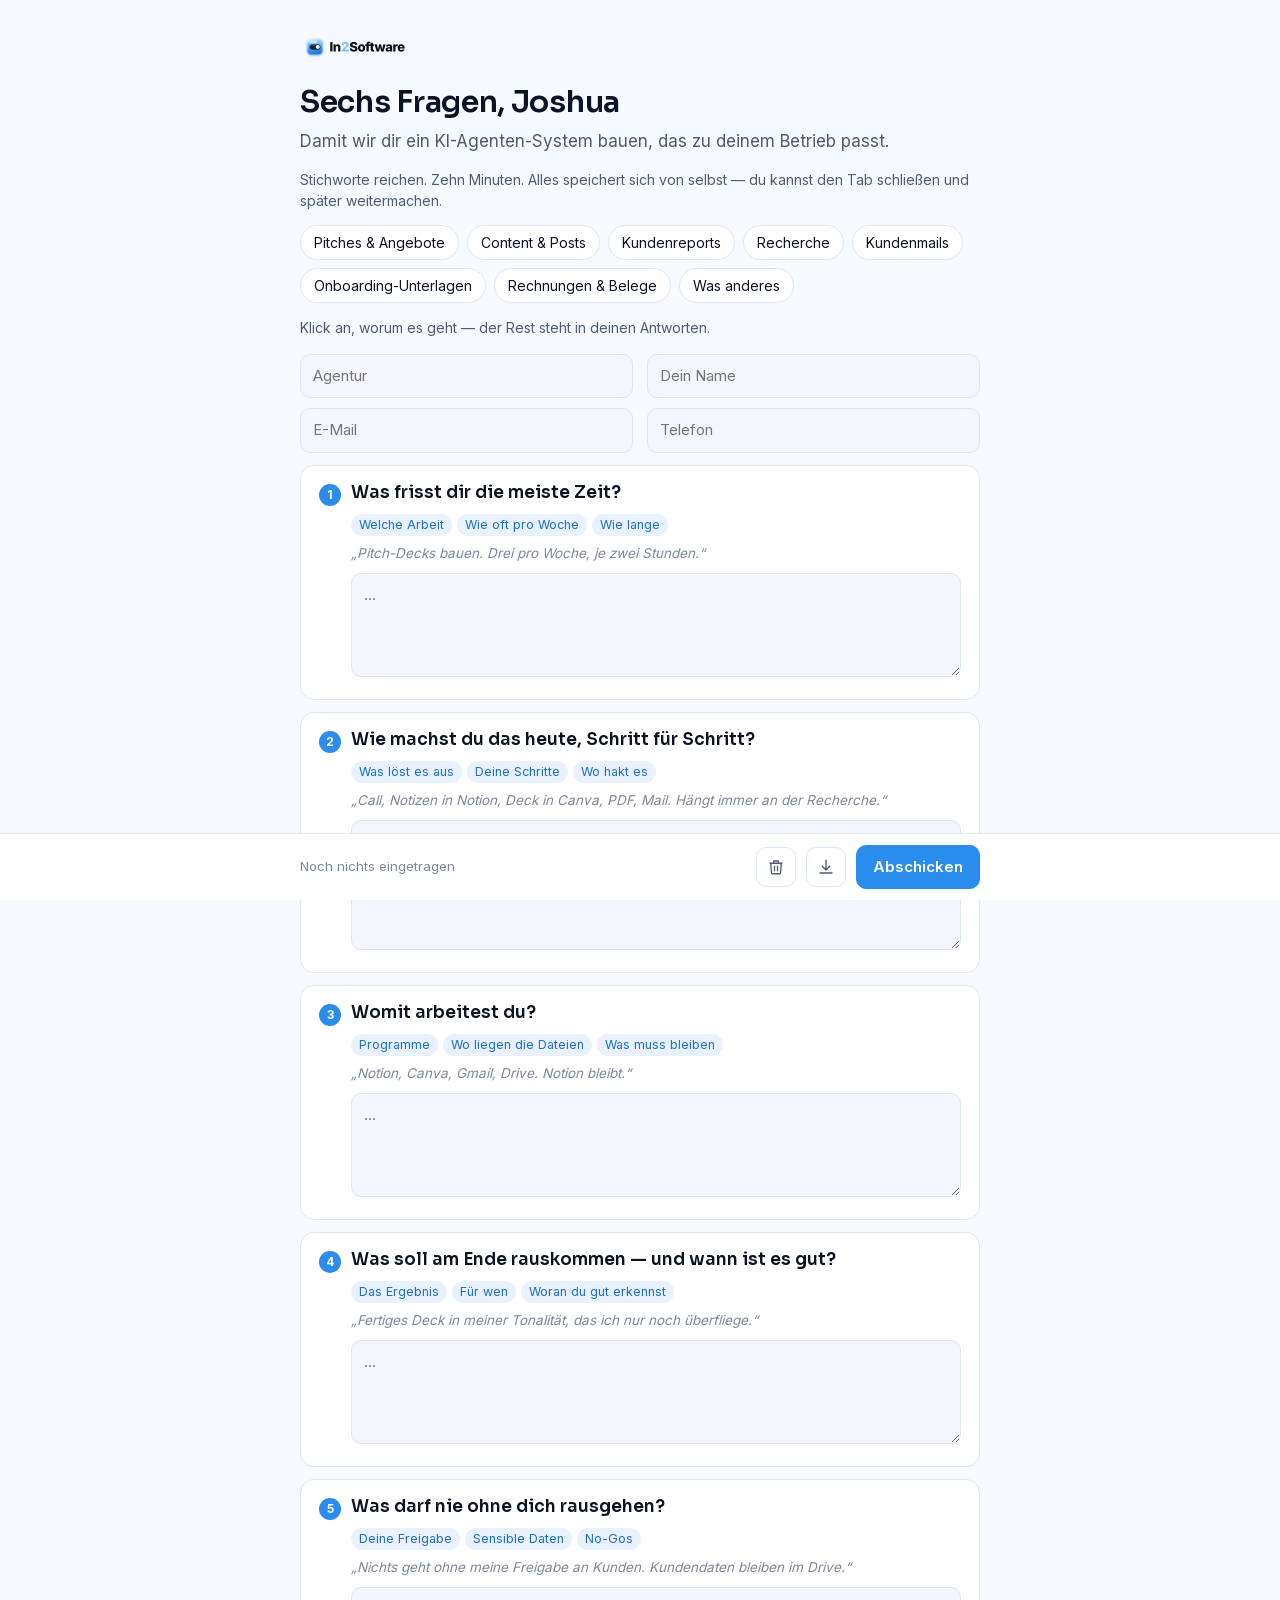
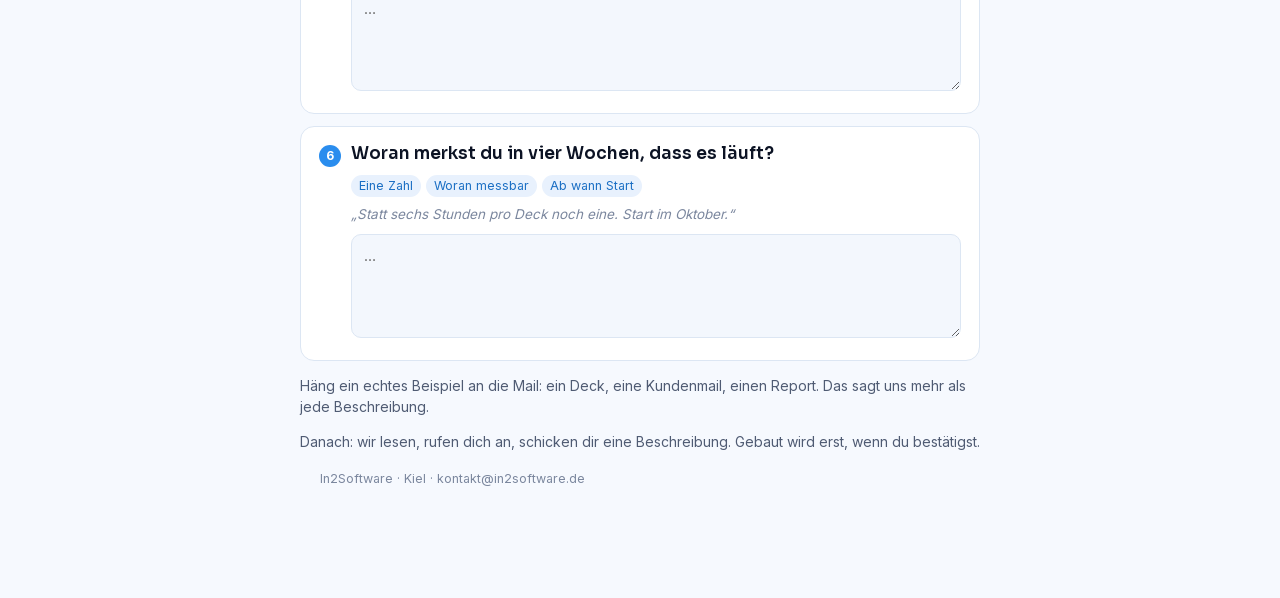
<file: fragebogen/j-8f3ac2/index.html>
<!doctype html>
<html lang="de">
<head>
<meta charset="utf-8">
<meta name="viewport" content="width=device-width, initial-scale=1">
<meta name="robots" content="noindex, nofollow">
<title>In2Software — Sechs Fragen</title>
<style>
@font-face{font-family:'Inter';src:url([data-uri]) format('woff2');font-weight:100 900;font-display:swap}
@font-face{font-family:'Sora';src:url([data-uri]) format('woff2');font-weight:600;font-display:swap}
:root{--grund:#F6F9FE;--flaeche:#FFF;--flaeche2:#F3F7FD;--linie:#DCE6F3;--text:#0C1324;
  --muted:#4F5B73;--dim:#7B879E;--akzent:#2A8DEE;--akzent-tief:#1B6FC4;--chip:#E8F1FD;--live:#1FA871;--warn:#E0674F}
*{box-sizing:border-box}
body{margin:0;background:var(--grund);color:var(--text);padding:0 0 110px;
  font-family:'Inter',-apple-system,BlinkMacSystemFont,'Segoe UI',Roboto,sans-serif;font-size:16px;line-height:1.5}
.blatt{max-width:720px;margin:0 auto;padding:32px 20px 0}
.logo{height:30px;display:block}
h1{font-family:'Sora','Inter',sans-serif;font-size:30px;margin:18px 0 4px;letter-spacing:-.01em}
.unter{color:var(--muted);margin:0 0 4px;font-size:17px}
.klein{font-size:14px;color:var(--muted)}
.tags{display:flex;flex-wrap:wrap;gap:8px;margin:14px 0 4px}
.tag{position:relative}
.tag input{position:absolute;opacity:0;inset:0;cursor:pointer}
.tag span{display:block;padding:6px 13px;border:1px solid var(--linie);border-radius:999px;background:#fff;
  font-size:14px;cursor:pointer;transition:.12s}
.tag input:checked+span{background:var(--akzent);border-color:var(--akzent);color:#fff}
.felder{display:grid;grid-template-columns:1fr 1fr;gap:10px 14px;margin:16px 0 4px}
@media(max-width:600px){.felder{grid-template-columns:1fr}}
input,textarea{width:100%;font:inherit;font-size:15px;color:var(--text);background:var(--flaeche2);
  border:1px solid var(--linie);border-radius:10px;padding:10px 12px;outline:none;transition:.12s}
textarea{min-height:104px;resize:vertical;line-height:1.5}
input:focus,textarea:focus{border-color:var(--akzent);box-shadow:0 0 0 3px rgba(42,141,238,.14);background:#fff}
.frage{background:var(--flaeche);border:1px solid var(--linie);border-radius:14px;padding:16px 18px;margin:12px 0}
.zeile{display:flex;gap:10px;align-items:baseline;margin:0 0 8px}
.nr{flex:0 0 22px;height:22px;border-radius:50%;background:var(--akzent);color:#fff;font-size:12px;font-weight:700;
  display:flex;align-items:center;justify-content:center;align-self:flex-start;margin-top:2px}
h3{font-family:'Sora','Inter',sans-serif;font-size:17px;margin:0;line-height:1.3}
.chips{display:flex;flex-wrap:wrap;gap:5px;margin:0 0 7px 32px}
.chip{background:var(--chip);color:var(--akzent-tief);font-size:12.5px;padding:2px 8px;border-radius:999px}
.bsp{font-size:13.5px;color:var(--dim);font-style:italic;margin:0 0 9px 32px}
.antwort{margin-left:32px;width:calc(100% - 32px)}
@media(max-width:600px){.chips,.bsp{margin-left:0}.antwort{margin-left:0;width:100%}}
.leiste{position:fixed;left:0;right:0;bottom:0;background:rgba(255,255,255,.95);backdrop-filter:blur(10px);
  border-top:1px solid var(--linie);z-index:20}
.innen{max-width:720px;margin:0 auto;padding:11px 20px;display:flex;gap:10px;align-items:center;flex-wrap:wrap}
.status{font-size:13px;color:var(--dim);flex:1;min-width:120px}
.status.gut{color:var(--live)}
button{font:inherit;font-size:15px;border-radius:10px;padding:10px 16px;cursor:pointer;
  border:1px solid var(--linie);background:#fff;color:var(--text);transition:.12s}
button:hover{border-color:var(--akzent)}
button.haupt{background:var(--akzent);border-color:var(--akzent);color:#fff;font-weight:600}
button.haupt:hover{background:var(--akzent-tief)}
button.leise{color:var(--muted);font-size:14px;padding:10px 12px}
button svg{width:18px;height:18px;display:block;fill:none;stroke:currentColor;stroke-width:1.8;stroke-linecap:round;stroke-linejoin:round}
button.nur-symbol{padding:10px;color:var(--muted);line-height:0}
button.nur-symbol:hover{color:var(--akzent);border-color:var(--akzent)}
.schleier{position:fixed;inset:0;background:rgba(12,19,36,.45);display:none;align-items:center;justify-content:center;z-index:40;padding:20px}
.schleier.auf{display:flex}
.meldung{background:#fff;border-radius:16px;max-width:480px;width:100%;padding:22px 24px;box-shadow:0 20px 50px rgba(12,19,36,.26)}
.meldung h3{font-size:19px;margin:0 0 8px}
.meldung p{margin:8px 0;font-size:15px}
.knoepfe{display:flex;gap:8px;margin-top:14px;flex-wrap:wrap}
.fehlend{border-color:var(--warn)!important}
footer{max-width:720px;margin:18px auto 0;padding:0 20px;font-size:12.5px;color:var(--dim)}
@media(max-width:480px){.innen{padding:9px 14px;gap:8px}.status{flex:1 0 100%;order:-1;font-size:12px}
  .innen button{padding:11px 8px;font-size:14px}.innen button.haupt{flex:1}.innen button.nur-symbol{flex:0 0 auto;padding:10px}}
@media print{.leiste,.schleier{display:none}body{background:#fff;padding:0}.frage{break-inside:avoid}}
</style>
</head>
<body>
<div class="blatt">
  <img class="logo" alt="In2Software" src="[data-uri]">
  <h1>Sechs Fragen, Joshua</h1>
  <p class="unter">Damit wir dir ein KI-Agenten-System bauen, das zu deinem Betrieb passt.</p>
  <p class="klein">Stichworte reichen. Zehn Minuten. Alles speichert sich von selbst — du kannst den Tab schließen und später weitermachen.</p>
  <p class="klein" id="hinweis-browser" hidden>Tipp: oben rechts auf „In Safari öffnen“ tippen. Im WhatsApp-Fenster gehen Zwischenstände verloren.</p>

  <div class="tags">
    <label class="tag"><input type="checkbox" id="k1"><span>Pitches &amp; Angebote</span></label>
    <label class="tag"><input type="checkbox" id="k2"><span>Content &amp; Posts</span></label>
    <label class="tag"><input type="checkbox" id="k3"><span>Kundenreports</span></label>
    <label class="tag"><input type="checkbox" id="k4"><span>Recherche</span></label>
    <label class="tag"><input type="checkbox" id="k5"><span>Kundenmails</span></label>
    <label class="tag"><input type="checkbox" id="k6"><span>Onboarding-Unterlagen</span></label>
    <label class="tag"><input type="checkbox" id="k7"><span>Rechnungen &amp; Belege</span></label>
    <label class="tag"><input type="checkbox" id="k8"><span>Was anderes</span></label>
  </div>
  <p class="klein">Klick an, worum es geht — der Rest steht in deinen Antworten.</p>

  <div class="felder">
    <input type="text" id="firma" placeholder="Agentur" autocomplete="organization">
    <input type="text" id="person" placeholder="Dein Name" autocomplete="name">
    <input type="email" id="email" placeholder="E-Mail" autocomplete="email">
    <input type="tel" id="telefon" placeholder="Telefon" autocomplete="tel">
  </div>

  <div class="frage">
    <div class="zeile"><div class="nr">1</div><h3>Was frisst dir die meiste Zeit?</h3></div>
    <div class="chips"><span class="chip">Welche Arbeit</span><span class="chip">Wie oft pro Woche</span><span class="chip">Wie lange</span></div>
    <p class="bsp">„Pitch-Decks bauen. Drei pro Woche, je zwei Stunden.“</p>
    <textarea class="antwort" id="f1" placeholder="…"></textarea>
  </div>

  <div class="frage">
    <div class="zeile"><div class="nr">2</div><h3>Wie machst du das heute, Schritt für Schritt?</h3></div>
    <div class="chips"><span class="chip">Was löst es aus</span><span class="chip">Deine Schritte</span><span class="chip">Wo hakt es</span></div>
    <p class="bsp">„Call, Notizen in Notion, Deck in Canva, PDF, Mail. Hängt immer an der Recherche.“</p>
    <textarea class="antwort" id="f2" style="min-height:130px" placeholder="…"></textarea>
  </div>

  <div class="frage">
    <div class="zeile"><div class="nr">3</div><h3>Womit arbeitest du?</h3></div>
    <div class="chips"><span class="chip">Programme</span><span class="chip">Wo liegen die Dateien</span><span class="chip">Was muss bleiben</span></div>
    <p class="bsp">„Notion, Canva, Gmail, Drive. Notion bleibt.“</p>
    <textarea class="antwort" id="f3" placeholder="…"></textarea>
  </div>

  <div class="frage">
    <div class="zeile"><div class="nr">4</div><h3>Was soll am Ende rauskommen — und wann ist es gut?</h3></div>
    <div class="chips"><span class="chip">Das Ergebnis</span><span class="chip">Für wen</span><span class="chip">Woran du gut erkennst</span></div>
    <p class="bsp">„Fertiges Deck in meiner Tonalität, das ich nur noch überfliege.“</p>
    <textarea class="antwort" id="f4" placeholder="…"></textarea>
  </div>

  <div class="frage">
    <div class="zeile"><div class="nr">5</div><h3>Was darf nie ohne dich rausgehen?</h3></div>
    <div class="chips"><span class="chip">Deine Freigabe</span><span class="chip">Sensible Daten</span><span class="chip">No-Gos</span></div>
    <p class="bsp">„Nichts geht ohne meine Freigabe an Kunden. Kundendaten bleiben im Drive.“</p>
    <textarea class="antwort" id="f5" placeholder="…"></textarea>
  </div>

  <div class="frage">
    <div class="zeile"><div class="nr">6</div><h3>Woran merkst du in vier Wochen, dass es läuft?</h3></div>
    <div class="chips"><span class="chip">Eine Zahl</span><span class="chip">Woran messbar</span><span class="chip">Ab wann Start</span></div>
    <p class="bsp">„Statt sechs Stunden pro Deck noch eine. Start im Oktober.“</p>
    <textarea class="antwort" id="f6" placeholder="…"></textarea>
  </div>

  <p class="klein">Häng ein echtes Beispiel an die Mail: ein Deck, eine Kundenmail, einen Report.
  Das sagt uns mehr als jede Beschreibung.</p>
  <p class="klein">Danach: wir lesen, rufen dich an, schicken dir eine Beschreibung.
  Gebaut wird erst, wenn du bestätigst.</p>

  <footer>In2Software · Kiel · kontakt@in2software.de</footer>
</div>

<div class="leiste"><div class="innen">
  <div class="status" id="status">Noch nichts eingetragen</div>
  <button class="leise nur-symbol" id="btn-loeschen" type="button" title="Alle Eingaben löschen" aria-label="Alle Eingaben löschen">
    <svg viewBox="0 0 24 24" aria-hidden="true"><path d="M4 7h16M10 11v6M14 11v6M5 7l1 13a1 1 0 0 0 1 1h10a1 1 0 0 0 1-1l1-13M9 7V4h6v3"/></svg></button>
  <button class="nur-symbol" id="btn-datei" type="button" title="Antworten als Datei sichern" aria-label="Antworten als Datei sichern">
    <svg viewBox="0 0 24 24" aria-hidden="true"><path d="M12 3v12M7 11l5 5 5-5M4 20h16"/></svg></button>
  <button class="haupt" id="btn-senden" type="button">Abschicken</button>
</div></div>

<div class="schleier" id="schleier"><div class="meldung">
  <h3 id="m-titel">Fast geschafft</h3>
  <div id="m-text"></div>
  <div class="knoepfe">
    <button class="haupt" id="m-ok" type="button">Alles klar</button>
    <button id="m-kopieren" type="button">Antworten kopieren</button>
  </div>
</div></div>

<script>
// Schlüssel von web3forms.com — damit geht "Abschicken" ohne Mailprogramm direkt an unser Postfach.
// Fehlt er, faellt der Knopf auf Datei + Mailprogramm zurueck.
const WEB3FORMS_KEY = "d80ca872-5dbf-42a1-b02e-2f59169b417d";
const EMPFAENGER    = "kontakt@in2software.de";
const SPEICHER      = "in2software-fragebogen-v2";

const FRAGEN = [
  ["f1","1. Was frisst die meiste Zeit?"],
  ["f2","2. Wie läuft das heute?"],
  ["f3","3. Womit arbeitest du?"],
  ["f4","4. Was soll rauskommen, wann ist es gut?"],
  ["f5","5. Was darf nie ohne dich rausgehen?"],
  ["f6","6. Woran merkst du in vier Wochen, dass es läuft?"]
];
const TAGS = {k1:"Pitches & Angebote",k2:"Content & Posts",k3:"Kundenreports",k4:"Recherche",
  k5:"Kundenmails",k6:"Onboarding-Unterlagen",k7:"Rechnungen & Belege",k8:"Was anderes"};
const KOPF = {firma:"Agentur",person:"Name",email:"E-Mail",telefon:"Telefon"};

const alleFelder = [...Object.keys(KOPF), ...FRAGEN.map(f=>f[0]), ...Object.keys(TAGS)];
const $ = id => document.getElementById(id);

const lesen = () => Object.fromEntries(alleFelder.map(id=>{
  const el=$(id); return [id, el ? (el.type==="checkbox"?el.checked:el.value) : ""];
}));

function melden(text, gut){ const s=$("status"); s.textContent=text; s.className="status"+(gut?" gut":""); }
function uhrzeit(d){ return String(d.getHours()).padStart(2,"0")+":"+String(d.getMinutes()).padStart(2,"0"); }

function sichern(){
  try{
    localStorage.setItem(SPEICHER, JSON.stringify({zeit:Date.now(), daten:lesen()}));
    melden("Gespeichert um "+uhrzeit(new Date()), true);
  }catch(e){ melden("Speichern klappt nicht — sichere deine Antworten als Datei", false); }
}
function laden(){
  try{
    const p = JSON.parse(localStorage.getItem(SPEICHER)||"null"); if(!p) return;
    alleFelder.forEach(id=>{
      const el=$(id); if(!el||!(id in p.daten)) return;
      if(el.type==="checkbox") el.checked=!!p.daten[id]; else el.value=p.daten[id]||"";
    });
    const t=new Date(p.zeit);
    melden("Zuletzt gespeichert: "+t.toLocaleDateString("de-DE")+", "+uhrzeit(t), true);
  }catch(e){}
}

let uhr=null;
document.addEventListener("input", e=>{
  if(!e.target.matches("textarea,input")) return;
  clearTimeout(uhr); uhr=setTimeout(sichern,700);
});
document.addEventListener("change", e=>{ if(e.target.matches("input[type=checkbox]")) sichern(); });

function alsText(){
  const d=lesen(), z=[];
  z.push("FRAGEBOGEN — KI-AGENTEN-SYSTEM");
  z.push(new Date().toLocaleString("de-DE"));
  z.push("");
  Object.entries(KOPF).forEach(([id,n])=>z.push(n+": "+(d[id]||"—")));
  const tags=Object.keys(TAGS).filter(id=>d[id]).map(id=>TAGS[id]);
  z.push("Themen: "+(tags.length?tags.join(", "):"keine angeklickt"));
  z.push("");
  FRAGEN.forEach(([id,titel])=>{
    z.push("----------------------------------------");
    z.push(titel);
    z.push((d[id]||"").trim()||"(leer)");
    z.push("");
  });
  return z.join("\n");
}
function dateiname(){
  const n=($("firma").value||$("person").value||"fragebogen").toLowerCase()
    .replace(/[äöüß]/g,m=>({"ä":"ae","ö":"oe","ü":"ue","ß":"ss"}[m]))
    .replace(/[^a-z0-9]+/g,"-").replace(/^-|-$/g,"").slice(0,40);
  const t=new Date();
  return "fragebogen-"+(n||"ohne-namen")+"-"+t.getFullYear()+"-"+
    String(t.getMonth()+1).padStart(2,"0")+"-"+String(t.getDate()).padStart(2,"0")+".txt";
}
function herunterladen(){
  const a=document.createElement("a");
  a.href=URL.createObjectURL(new Blob([alsText()],{type:"text/plain;charset=utf-8"}));
  a.download=dateiname(); document.body.appendChild(a); a.click(); a.remove();
  setTimeout(()=>URL.revokeObjectURL(a.href),4000);
}
function luecken(){
  const d=lesen(), fehlt=[];
  if(!d.person.trim()) fehlt.push("Name");
  if(!d.email.trim())  fehlt.push("E-Mail");
  FRAGEN.forEach(([id],i)=>{ if(!d[id].trim()) fehlt.push("Frage "+(i+1)); });
  ["person","email",...FRAGEN.map(f=>f[0])].forEach(id=>$(id).classList.toggle("fehlend",!$(id).value.trim()));
  return fehlt;
}
function zeigen(titel, html, kopierbar){
  $("m-titel").textContent=titel; $("m-text").innerHTML=html;
  $("m-kopieren").style.display=kopierbar?"":"none";
  $("schleier").classList.add("auf");
}
$("m-ok").onclick=()=>$("schleier").classList.remove("auf");
$("schleier").onclick=e=>{ if(e.target===$("schleier")) $("schleier").classList.remove("auf"); };
$("m-kopieren").onclick=async()=>{
  try{ await navigator.clipboard.writeText(alsText()); $("m-kopieren").textContent="Kopiert ✓";
    setTimeout(()=>$("m-kopieren").textContent="Antworten kopieren",2500);
  }catch(e){ $("m-kopieren").textContent="Kopieren klappt nicht"; }
};

async function abschicken(){
  sichern();
  const fehlt=luecken();
  if(fehlt.length && !confirm("Noch offen: "+fehlt.join(", ")+"\n\nTrotzdem abschicken?")) return;
  const d=lesen();

  if(!/EINTRAGEN/.test(WEB3FORMS_KEY)){
    const knopf=$("btn-senden"), beschriftung=knopf.textContent;
    knopf.disabled=true; knopf.textContent="Wird gesendet …";
    try{
      const a=await fetch("https://api.web3forms.com/submit",{
        method:"POST", headers:{"Content-Type":"application/json", Accept:"application/json"},
        body:JSON.stringify({
          access_key: WEB3FORMS_KEY,
          subject: "Fragebogen — "+(d.firma||d.person||"ohne Namen"),
          from_name: d.person||"Fragebogen",
          email: d.email||EMPFAENGER,
          replyto: d.email||"",
          botcheck: "",
          nachricht: alsText()
        })});
      const ergebnis = await a.json().catch(()=>({}));
      if(!a.ok || ergebnis.success === false) throw new Error(ergebnis.message || ("Fehler "+a.status));
      knopf.textContent="Abgeschickt ✓";
      zeigen("Angekommen",
        "<p>Deine Antworten liegen bei uns im Postfach. Wir melden uns"+(d.telefon?" unter "+d.telefon:"")+".</p>"+
        "<p>Beispielmaterial? Schick es einfach an "+EMPFAENGER+".</p>", false);
      return;
    }catch(e){
      knopf.disabled=false; knopf.textContent=beschriftung;
      rueckfall("Direktversand ging nicht", "<p class='klein'>"+e.message+"</p>", d);
      return;
    }
  }
  rueckfall("Fast geschafft", "", d);
}

// Zweiter Weg: Datei sichern und das Mailprogramm mit fertiger Mail öffnen
function rueckfall(titel, grund, d){
  herunterladen();
  const body="Hi, anbei meine Antworten als Datei ("+dateiname()+").\n\n"+
    (d.person||"")+(d.firma?" · "+d.firma:"")+(d.telefon?" · "+d.telefon:"")+"\n";
  const mailto="mailto:"+EMPFAENGER+"?subject="+
    encodeURIComponent("Fragebogen — "+(d.firma||d.person||"ohne Namen"))+"&body="+encodeURIComponent(body);
  zeigen(titel, grund+
    "<p>Deine Antworten liegen als <b>"+dateiname()+"</b> im Download-Ordner, "+
    "dein Mailprogramm geht gleich auf.</p><p><b>Datei anhängen, senden.</b> Fertig.</p>", true);
  setTimeout(()=>{ window.location.href=mailto; }, 600);

}

$("btn-senden").onclick=abschicken;
$("btn-datei").onclick=()=>{ sichern(); herunterladen(); };
$("btn-loeschen").onclick=()=>{
  if(!confirm("Alle Eingaben löschen?")) return;
  alleFelder.forEach(id=>{ const el=$(id); if(!el) return;
    if(el.type==="checkbox") el.checked=false; else el.value=""; });
  try{ localStorage.removeItem(SPEICHER); }catch(e){}
  melden("Gelöscht", false);
};
document.querySelectorAll("textarea").forEach(t=>t.addEventListener("input",()=>{
  t.style.height="auto"; t.style.height=Math.max(t.scrollHeight,100)+"px";
}));
// In-App-Fenster (WhatsApp, Instagram) erkennen — dort ist der Zwischenspeicher unzuverlässig
if(/WhatsApp|FBAN|FBAV|Instagram|Line\//i.test(navigator.userAgent)) $("hinweis-browser").hidden=false;

window.addEventListener("beforeunload", sichern);
laden();
</script>
</body>
</html>
</file>
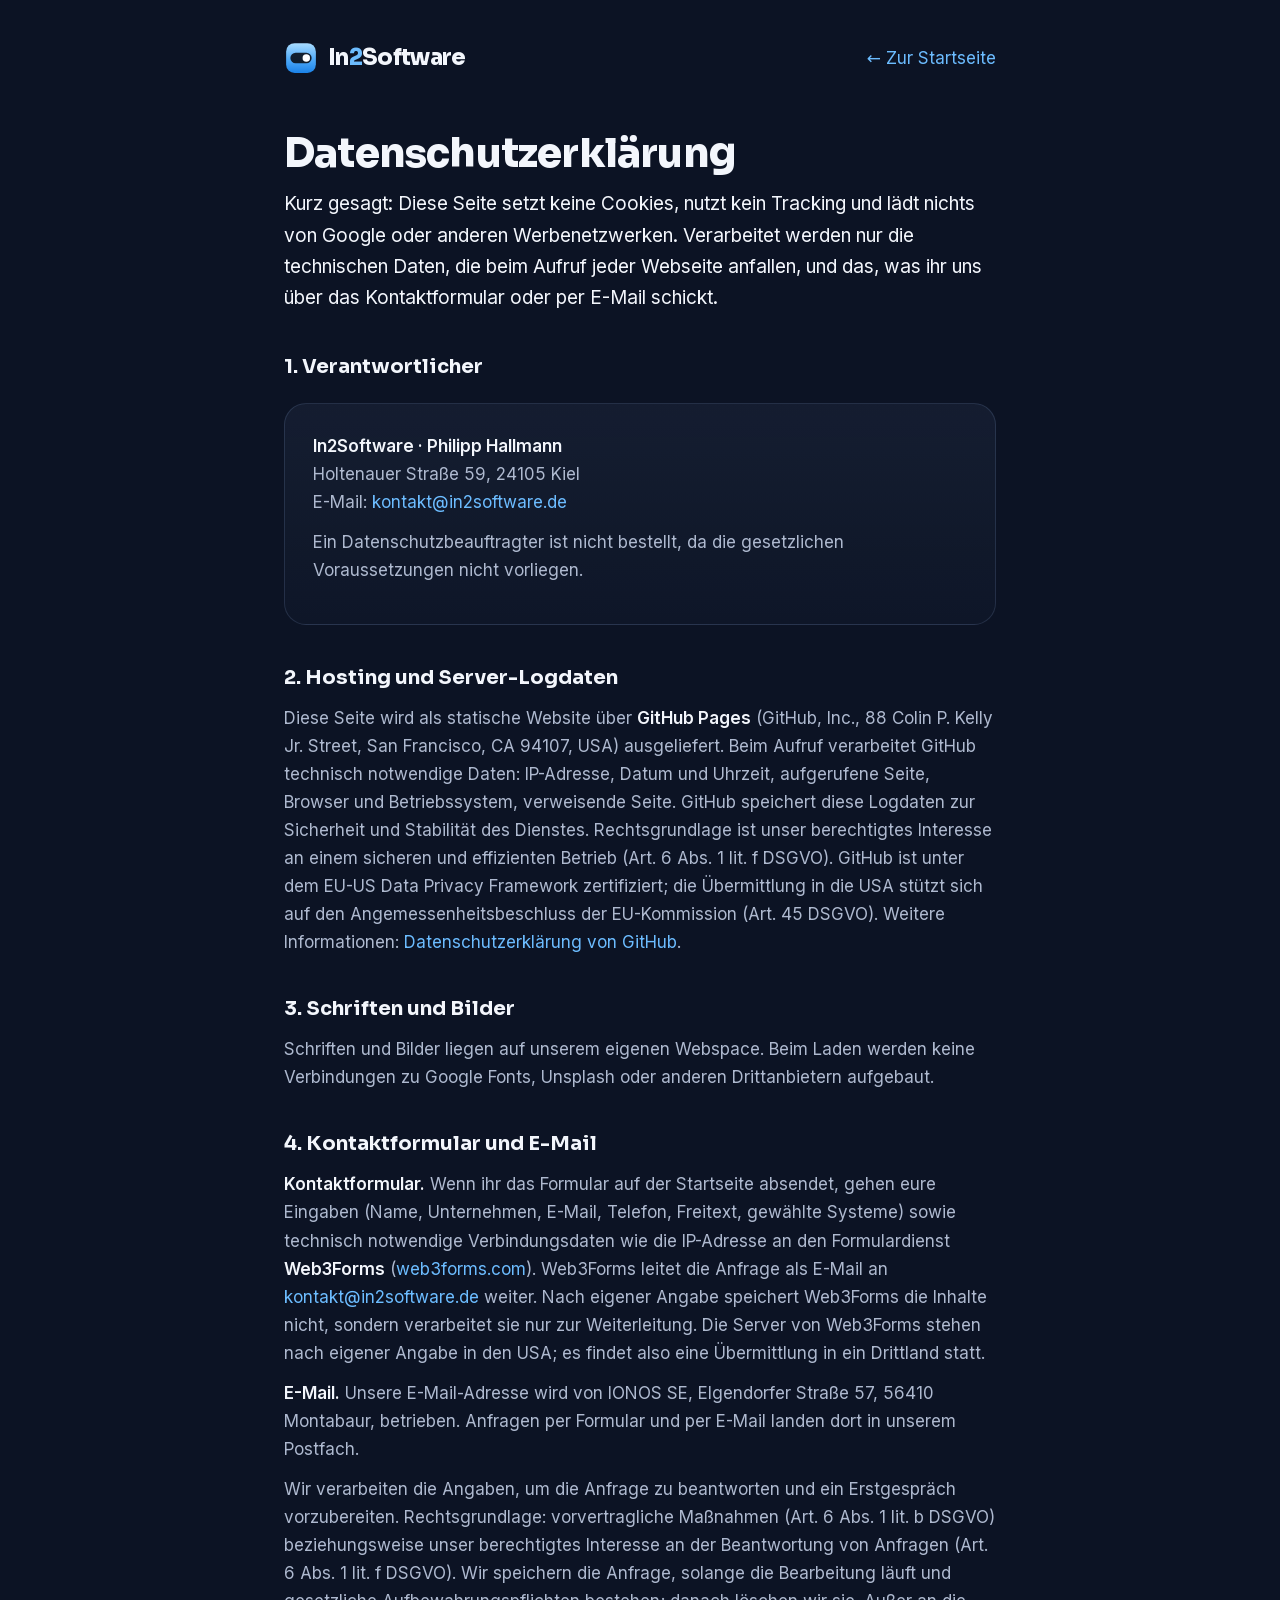
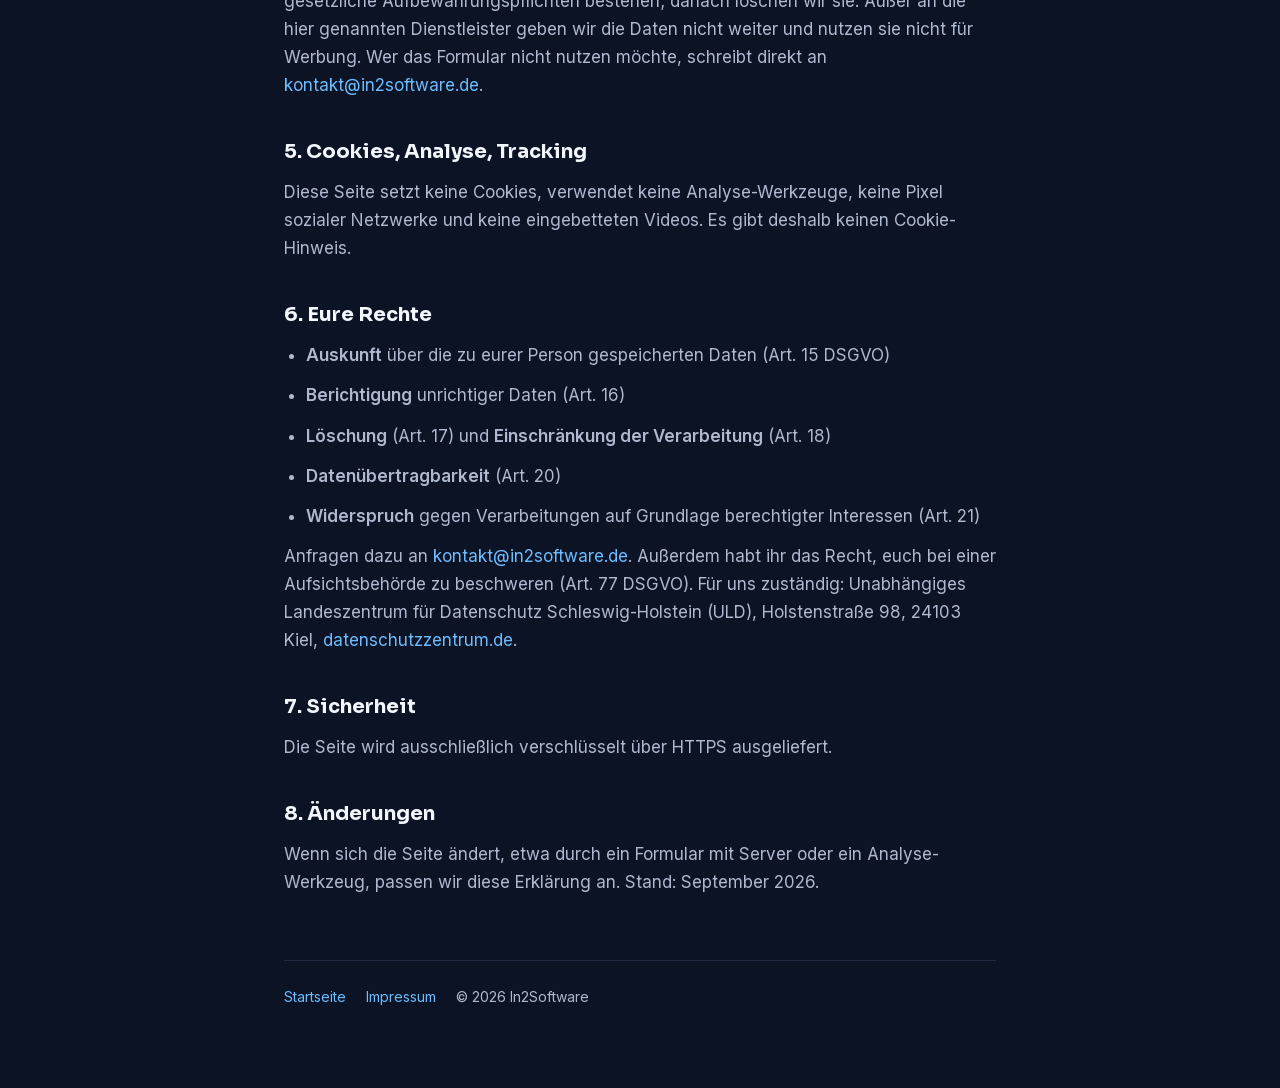
<file: datenschutz.html>
<!doctype html>
<html lang="de"><head><meta charset="utf-8"><meta name="viewport" content="width=device-width,initial-scale=1">
<title>Datenschutzerklärung — In2Software</title>
<meta name="robots" content="noindex,follow">
<link rel="icon" type="image/svg+xml" href="brand/favicon.svg">
<link rel="stylesheet" href="fonts.css">
<style>
:root{--ink:#0C1324;--panel:#16213A;--line:rgba(160,196,255,.14);--text:#F3F6FC;--muted:#AEB9CF;--accent:#6CBCFF}
*{box-sizing:border-box;margin:0;padding:0}
body{background:var(--ink);color:var(--text);font-family:Inter,system-ui,sans-serif;font-size:17px;line-height:1.65}
.wrap{max-width:760px;margin:0 auto;padding:40px 24px 80px}
header{display:flex;justify-content:space-between;align-items:center;margin-bottom:56px}
.logo{display:flex;align-items:center;gap:10px;font-family:Sora,sans-serif;font-weight:800;font-size:22px;letter-spacing:-.03em;color:var(--text);text-decoration:none}
.logo svg{width:34px;height:34px}.logo .two{color:var(--accent)}
a{color:var(--accent);text-decoration:none}a:hover{text-decoration:underline}
h1{font-family:Sora,sans-serif;font-size:40px;font-weight:800;letter-spacing:-.02em;line-height:1.1;margin-bottom:12px}
h2{font-family:Sora,sans-serif;font-size:20px;font-weight:700;margin:36px 0 10px}
p,li{color:var(--muted);margin-bottom:12px}
p b{color:var(--text);font-weight:600}
ul{padding-left:22px}
.card{background:linear-gradient(180deg,rgba(160,196,255,.06),rgba(160,196,255,.02));border:1px solid var(--line);border-radius:22px;padding:28px;margin:20px 0}
.lead{font-size:19px;color:var(--text)}
footer{margin-top:64px;padding-top:24px;border-top:1px solid var(--line);font-size:14px;color:var(--muted);display:flex;gap:20px;flex-wrap:wrap}
</style></head><body><div class="wrap">
<header><a class="logo" href="index.html"><svg viewBox="0 0 64 64"><defs><linearGradient id="a" x1="0" y1="0" x2="0" y2="1"><stop offset="0" stop-color="#A9DCFF"/><stop offset=".55" stop-color="#4FAAF9"/><stop offset="1" stop-color="#1B82E8"/></linearGradient></defs><rect x="4" y="4" width="56" height="56" rx="16" fill="url(#a)"/><rect x="12" y="22" width="40" height="20" rx="10" fill="#0A0E17" fill-opacity=".9"/><circle cx="42" cy="32" r="7" fill="#fff"/></svg><span>In<span class="two">2</span>Software</span></a><a href="index.html">← Zur Startseite</a></header>

<h1>Datenschutzerklärung</h1>
<p class="lead">Kurz gesagt: Diese Seite setzt keine Cookies, nutzt kein Tracking und lädt nichts von Google oder anderen Werbenetzwerken. Verarbeitet werden nur die technischen Daten, die beim Aufruf jeder Webseite anfallen, und das, was ihr uns über das Kontaktformular oder per E-Mail schickt.</p>

<h2>1. Verantwortlicher</h2>
<div class="card"><p><b>In2Software · Philipp Hallmann</b><br>Holtenauer Straße 59, 24105 Kiel<br>E-Mail: <a href="mailto:kontakt@in2software.de">kontakt@in2software.de</a></p><p>Ein Datenschutzbeauftragter ist nicht bestellt, da die gesetzlichen Voraussetzungen nicht vorliegen.</p></div>

<h2>2. Hosting und Server-Logdaten</h2>
<p>Diese Seite wird als statische Website über <b>GitHub Pages</b> (GitHub, Inc., 88 Colin P. Kelly Jr. Street, San Francisco, CA 94107, USA) ausgeliefert. Beim Aufruf verarbeitet GitHub technisch notwendige Daten: IP-Adresse, Datum und Uhrzeit, aufgerufene Seite, Browser und Betriebssystem, verweisende Seite. GitHub speichert diese Logdaten zur Sicherheit und Stabilität des Dienstes. Rechtsgrundlage ist unser berechtigtes Interesse an einem sicheren und effizienten Betrieb (Art. 6 Abs. 1 lit. f DSGVO). GitHub ist unter dem EU-US Data Privacy Framework zertifiziert; die Übermittlung in die USA stützt sich auf den Angemessenheitsbeschluss der EU-Kommission (Art. 45 DSGVO). Weitere Informationen: <a href="https://docs.github.com/de/site-policy/privacy-policies/github-general-privacy-statement" rel="noopener">Datenschutzerklärung von GitHub</a>.</p>

<h2>3. Schriften und Bilder</h2>
<p>Schriften und Bilder liegen auf unserem eigenen Webspace. Beim Laden werden keine Verbindungen zu Google Fonts, Unsplash oder anderen Drittanbietern aufgebaut.</p>

<h2 id="kontakt">4. Kontaktformular und E-Mail</h2>
<p><b>Kontaktformular.</b> Wenn ihr das Formular auf der Startseite absendet, gehen eure Eingaben (Name, Unternehmen, E-Mail, Telefon, Freitext, gewählte Systeme) sowie technisch notwendige Verbindungsdaten wie die IP-Adresse an den Formulardienst <b>Web3Forms</b> (<a href="https://web3forms.com" rel="noopener">web3forms.com</a>). Web3Forms leitet die Anfrage als E-Mail an <a href="mailto:kontakt@in2software.de">kontakt@in2software.de</a> weiter. Nach eigener Angabe speichert Web3Forms die Inhalte nicht, sondern verarbeitet sie nur zur Weiterleitung. Die Server von Web3Forms stehen nach eigener Angabe in den USA; es findet also eine Übermittlung in ein Drittland statt. <!-- OFFEN: Betreiber mit Anschrift, AV-Vertrag und Rechtsgrundlage der Drittlandübermittlung (Art. 44 ff. DSGVO) klären, bevor das Formular scharf geschaltet wird. --></p>
<p><b>E-Mail.</b> Unsere E-Mail-Adresse wird von IONOS SE, Elgendorfer Straße 57, 56410 Montabaur, betrieben. Anfragen per Formular und per E-Mail landen dort in unserem Postfach.</p>
<p>Wir verarbeiten die Angaben, um die Anfrage zu beantworten und ein Erstgespräch vorzubereiten. Rechtsgrundlage: vorvertragliche Maßnahmen (Art. 6 Abs. 1 lit. b DSGVO) beziehungsweise unser berechtigtes Interesse an der Beantwortung von Anfragen (Art. 6 Abs. 1 lit. f DSGVO). Wir speichern die Anfrage, solange die Bearbeitung läuft und gesetzliche Aufbewahrungspflichten bestehen; danach löschen wir sie. Außer an die hier genannten Dienstleister geben wir die Daten nicht weiter und nutzen sie nicht für Werbung. Wer das Formular nicht nutzen möchte, schreibt direkt an <a href="mailto:kontakt@in2software.de">kontakt@in2software.de</a>.</p>

<h2>5. Cookies, Analyse, Tracking</h2>
<p>Diese Seite setzt keine Cookies, verwendet keine Analyse-Werkzeuge, keine Pixel sozialer Netzwerke und keine eingebetteten Videos. Es gibt deshalb keinen Cookie-Hinweis.</p>

<h2>6. Eure Rechte</h2>
<ul>
  <li><b>Auskunft</b> über die zu eurer Person gespeicherten Daten (Art. 15 DSGVO)</li>
  <li><b>Berichtigung</b> unrichtiger Daten (Art. 16)</li>
  <li><b>Löschung</b> (Art. 17) und <b>Einschränkung der Verarbeitung</b> (Art. 18)</li>
  <li><b>Datenübertragbarkeit</b> (Art. 20)</li>
  <li><b>Widerspruch</b> gegen Verarbeitungen auf Grundlage berechtigter Interessen (Art. 21)</li>
</ul>
<p>Anfragen dazu an <a href="mailto:kontakt@in2software.de">kontakt@in2software.de</a>. Außerdem habt ihr das Recht, euch bei einer Aufsichtsbehörde zu beschweren (Art. 77 DSGVO). Für uns zuständig: Unabhängiges Landeszentrum für Datenschutz Schleswig-Holstein (ULD), Holstenstraße 98, 24103 Kiel, <a href="https://www.datenschutzzentrum.de" rel="noopener">datenschutzzentrum.de</a>.</p>

<h2>7. Sicherheit</h2>
<p>Die Seite wird ausschließlich verschlüsselt über HTTPS ausgeliefert.</p>

<h2>8. Änderungen</h2>
<p>Wenn sich die Seite ändert, etwa durch ein Formular mit Server oder ein Analyse-Werkzeug, passen wir diese Erklärung an. Stand: September 2026.</p>

<footer><a href="index.html">Startseite</a><a href="impressum.html">Impressum</a><span>© 2026 In2Software</span></footer>
</div></body></html>
</file>
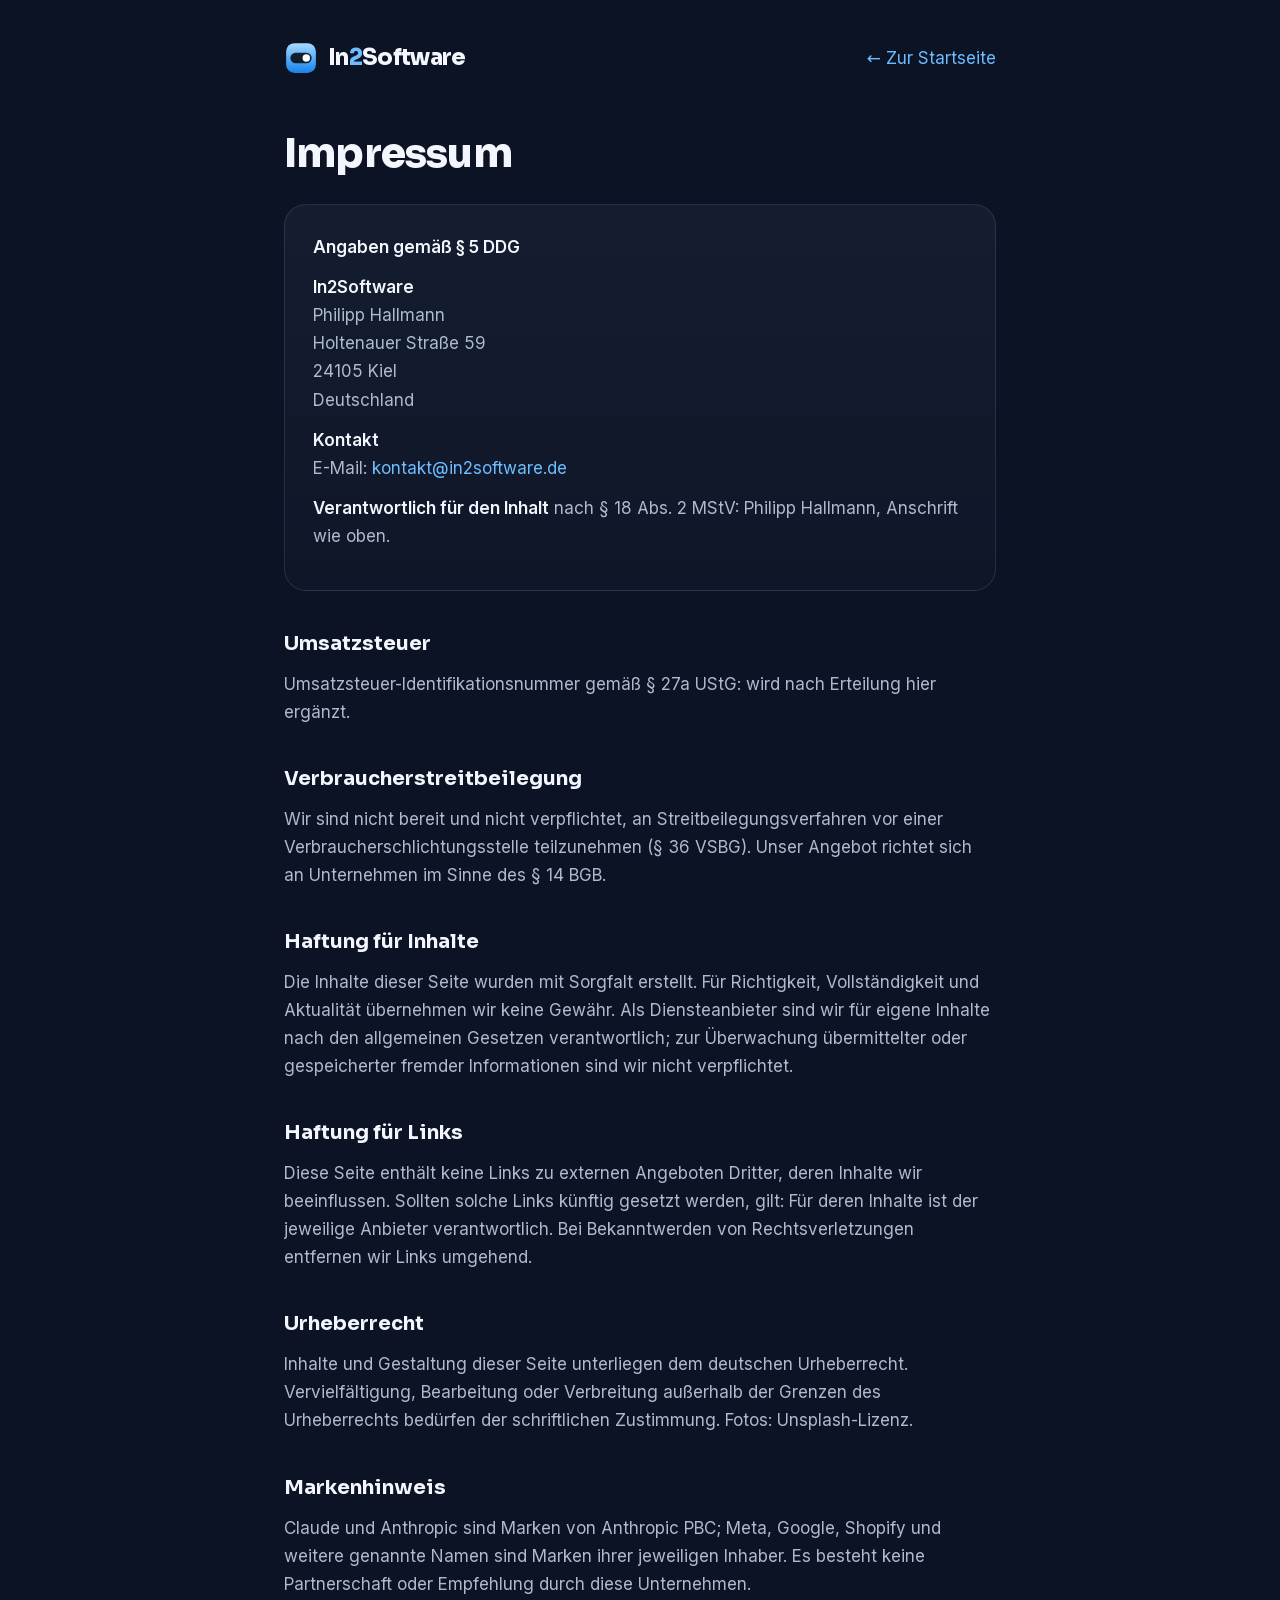
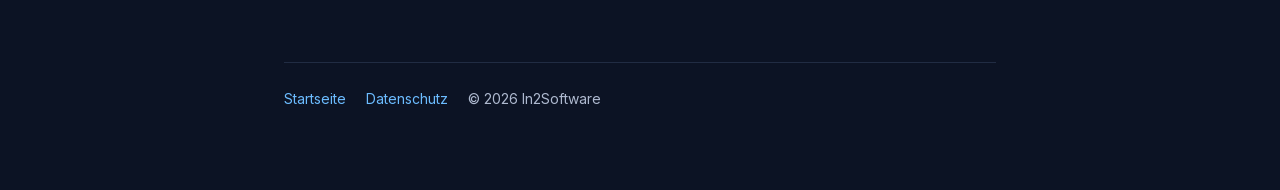
<file: impressum.html>
<!doctype html>
<html lang="de"><head><meta charset="utf-8"><meta name="viewport" content="width=device-width,initial-scale=1">
<title>Impressum — In2Software</title>
<meta name="robots" content="noindex,follow">
<link rel="icon" type="image/svg+xml" href="brand/favicon.svg">
<link rel="stylesheet" href="fonts.css">
<style>
:root{--ink:#0C1324;--panel:#16213A;--line:rgba(160,196,255,.14);--text:#F3F6FC;--muted:#AEB9CF;--accent:#6CBCFF}
*{box-sizing:border-box;margin:0;padding:0}
body{background:var(--ink);color:var(--text);font-family:Inter,system-ui,sans-serif;font-size:17px;line-height:1.65}
.wrap{max-width:760px;margin:0 auto;padding:40px 24px 80px}
header{display:flex;justify-content:space-between;align-items:center;margin-bottom:56px}
.logo{display:flex;align-items:center;gap:10px;font-family:Sora,sans-serif;font-weight:800;font-size:22px;letter-spacing:-.03em;color:var(--text);text-decoration:none}
.logo svg{width:34px;height:34px}.logo .two{color:var(--accent)}
a{color:var(--accent);text-decoration:none}a:hover{text-decoration:underline}
h1{font-family:Sora,sans-serif;font-size:40px;font-weight:800;letter-spacing:-.02em;line-height:1.1;margin-bottom:28px}
h2{font-family:Sora,sans-serif;font-size:20px;font-weight:700;margin:36px 0 10px}
p{color:var(--muted);margin-bottom:12px}
p b{color:var(--text);font-weight:600}
.card{background:linear-gradient(180deg,rgba(160,196,255,.06),rgba(160,196,255,.02));border:1px solid var(--line);border-radius:22px;padding:28px}
footer{margin-top:64px;padding-top:24px;border-top:1px solid var(--line);font-size:14px;color:var(--muted);display:flex;gap:20px;flex-wrap:wrap}
</style></head><body><div class="wrap">
<header><a class="logo" href="index.html"><svg viewBox="0 0 64 64"><defs><linearGradient id="a" x1="0" y1="0" x2="0" y2="1"><stop offset="0" stop-color="#A9DCFF"/><stop offset=".55" stop-color="#4FAAF9"/><stop offset="1" stop-color="#1B82E8"/></linearGradient></defs><rect x="4" y="4" width="56" height="56" rx="16" fill="url(#a)"/><rect x="12" y="22" width="40" height="20" rx="10" fill="#0A0E17" fill-opacity=".9"/><circle cx="42" cy="32" r="7" fill="#fff"/></svg><span>In<span class="two">2</span>Software</span></a><a href="index.html">← Zur Startseite</a></header>

<h1>Impressum</h1>
<div class="card">
  <p><b>Angaben gemäß § 5 DDG</b></p>
  <p><b>In2Software</b><br>Philipp Hallmann<br>Holtenauer Straße 59<br>24105 Kiel<br>Deutschland</p>
  <p><b>Kontakt</b><br>E-Mail: <a href="mailto:kontakt@in2software.de">kontakt@in2software.de</a></p>
  <p><b>Verantwortlich für den Inhalt</b> nach § 18 Abs. 2 MStV: Philipp Hallmann, Anschrift wie oben.</p>
</div>

<h2>Umsatzsteuer</h2>
<p>Umsatzsteuer-Identifikationsnummer gemäß § 27a UStG: wird nach Erteilung hier ergänzt.</p>

<h2>Verbraucherstreitbeilegung</h2>
<p>Wir sind nicht bereit und nicht verpflichtet, an Streitbeilegungsverfahren vor einer Verbraucherschlichtungsstelle teilzunehmen (§ 36 VSBG). Unser Angebot richtet sich an Unternehmen im Sinne des § 14 BGB.</p>

<h2>Haftung für Inhalte</h2>
<p>Die Inhalte dieser Seite wurden mit Sorgfalt erstellt. Für Richtigkeit, Vollständigkeit und Aktualität übernehmen wir keine Gewähr. Als Diensteanbieter sind wir für eigene Inhalte nach den allgemeinen Gesetzen verantwortlich; zur Überwachung übermittelter oder gespeicherter fremder Informationen sind wir nicht verpflichtet.</p>

<h2>Haftung für Links</h2>
<p>Diese Seite enthält keine Links zu externen Angeboten Dritter, deren Inhalte wir beeinflussen. Sollten solche Links künftig gesetzt werden, gilt: Für deren Inhalte ist der jeweilige Anbieter verantwortlich. Bei Bekanntwerden von Rechtsverletzungen entfernen wir Links umgehend.</p>

<h2>Urheberrecht</h2>
<p>Inhalte und Gestaltung dieser Seite unterliegen dem deutschen Urheberrecht. Vervielfältigung, Bearbeitung oder Verbreitung außerhalb der Grenzen des Urheberrechts bedürfen der schriftlichen Zustimmung. Fotos: Unsplash-Lizenz.</p>

<h2>Markenhinweis</h2>
<p>Claude und Anthropic sind Marken von Anthropic PBC; Meta, Google, Shopify und weitere genannte Namen sind Marken ihrer jeweiligen Inhaber. Es besteht keine Partnerschaft oder Empfehlung durch diese Unternehmen.</p>

<footer><a href="index.html">Startseite</a><a href="datenschutz.html">Datenschutz</a><span>© 2026 In2Software</span></footer>
</div></body></html>
</file>
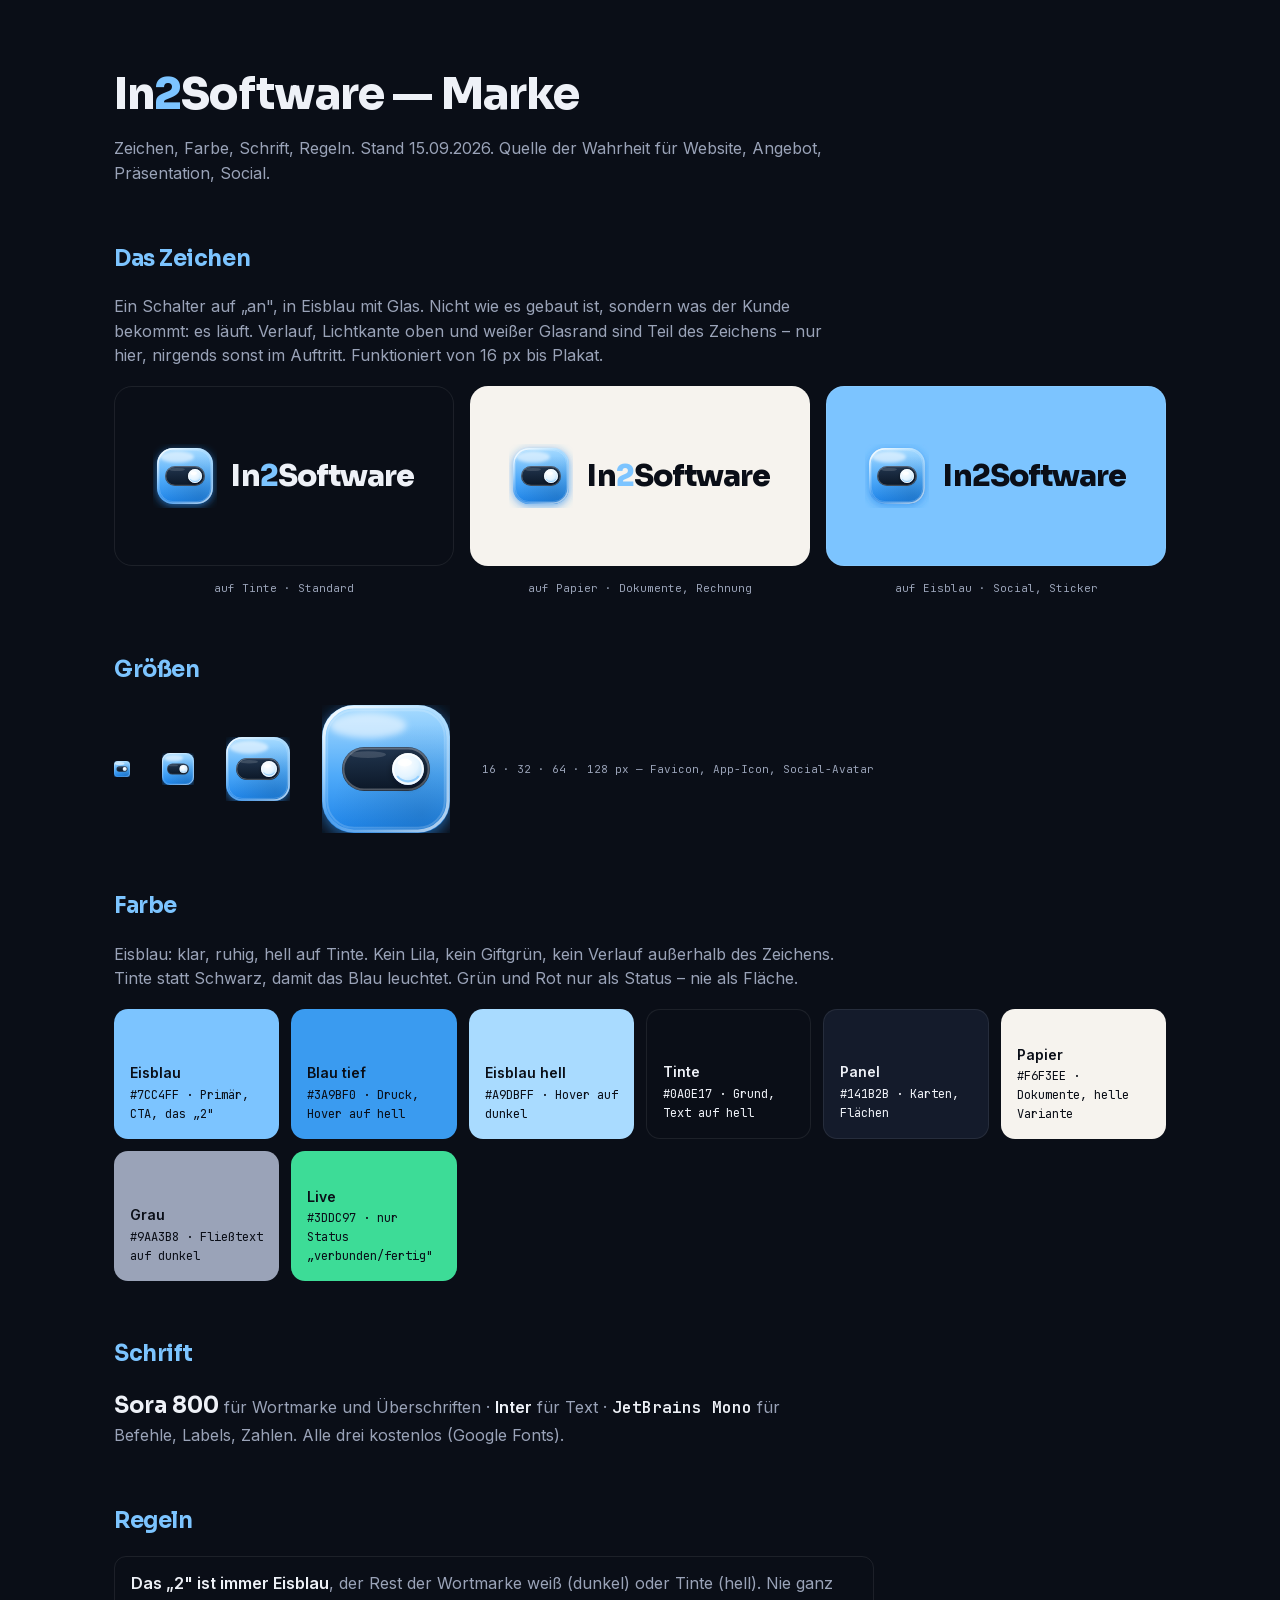
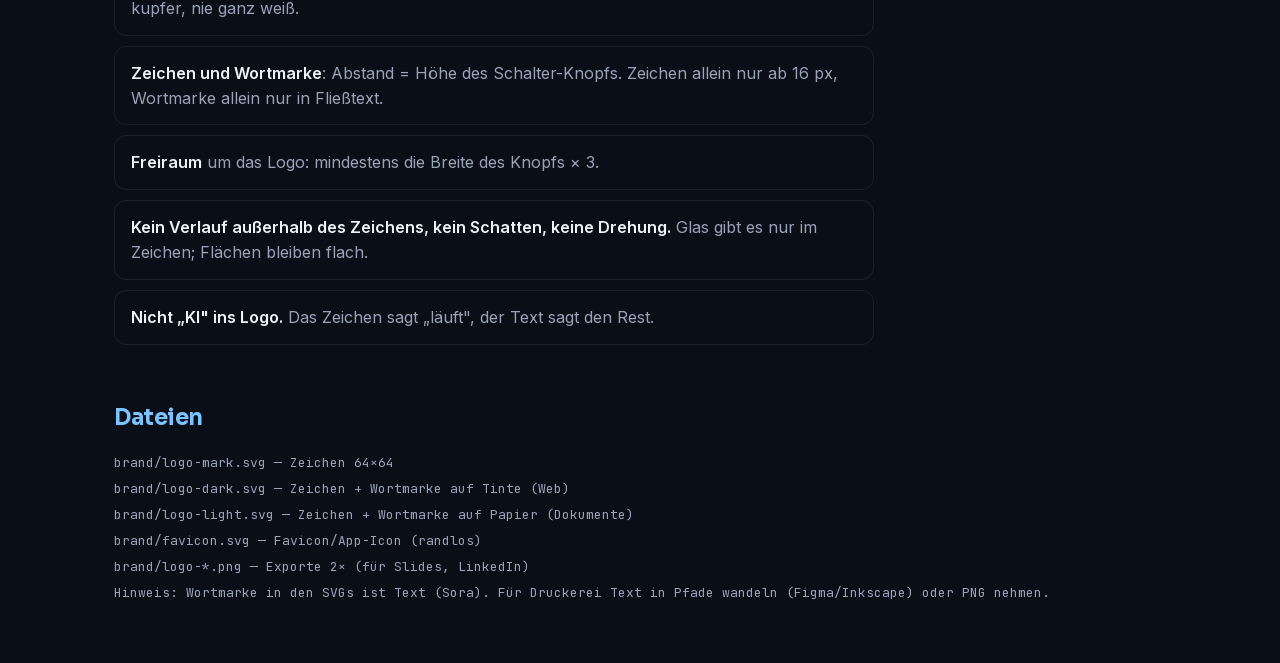
<file: brand/brand.html>
<!doctype html>
<html lang="de"><head><meta charset="utf-8"><meta name="viewport" content="width=device-width,initial-scale=1">
<title>In2Software — Marke</title>
<link rel="icon" href="favicon.svg">
<link rel="stylesheet" href="../fonts.css">
<style>
:root{--ink:#0A0E17;--paper:#F6F3EE;--copper:#7CC4FF;--copper2:#3A9BF0;--copper3:#A9DBFF;--grey:#9AA3B8;--live:#3DDC97;--warn:#FF6B6B;--line:rgba(255,255,255,.08)}
*{box-sizing:border-box;margin:0;padding:0}
body{background:var(--ink);color:#EEF1F7;font-family:Inter,system-ui,sans-serif;line-height:1.55}
.wrap{max-width:1100px;margin:0 auto;padding:60px 24px}
h1,h2{font-family:Sora,sans-serif;letter-spacing:-.02em}
h1{font-size:44px;font-weight:800;margin-bottom:8px}
h2{font-size:22px;font-weight:700;margin:56px 0 18px;color:var(--copper)}
p{color:var(--grey);max-width:720px}
.mark{display:inline-flex;align-items:center;gap:14px;font-family:Sora,sans-serif;font-weight:800;letter-spacing:-.03em}
.mark svg{flex:none}
.mark .two{color:var(--copper)}
.grid{display:grid;grid-template-columns:repeat(auto-fit,minmax(240px,1fr));gap:16px}
.tile{border:1px solid var(--line);border-radius:18px;padding:28px;display:grid;place-items:center;min-height:180px}
.tile.light{background:var(--paper);color:var(--ink)}
.tile.copper{background:var(--copper);color:var(--ink)}
.tile.copper .two{color:var(--ink)}
.cap{font-family:'JetBrains Mono',monospace;font-size:11px;color:var(--grey);margin-top:14px;text-align:center}
.sw{display:grid;grid-template-columns:repeat(auto-fit,minmax(150px,1fr));gap:12px}
.sw div{border-radius:14px;padding:16px;height:130px;display:flex;flex-direction:column;justify-content:flex-end;font-family:'JetBrains Mono',monospace;font-size:12px;border:1px solid var(--line)}
.sw b{font-family:Inter,sans-serif;font-size:14px;display:block;margin-bottom:2px}
.sizes{display:flex;align-items:center;gap:32px;flex-wrap:wrap}
.rules{list-style:none;display:grid;gap:10px;max-width:760px}
.rules li{padding:14px 16px;border:1px solid var(--line);border-radius:12px;color:var(--grey)}
.rules b{color:#EEF1F7}
.files{font-family:'JetBrains Mono',monospace;font-size:13px;color:var(--grey);display:grid;gap:6px}
</style></head><body><div class="wrap">
<h1>In<span style="color:var(--copper)">2</span>Software — Marke</h1>
<p>Zeichen, Farbe, Schrift, Regeln. Stand 15.09.2026. Quelle der Wahrheit für Website, Angebot, Präsentation, Social.</p>

<h2>Das Zeichen</h2>
<p>Ein Schalter auf „an", in Eisblau mit Glas. Nicht wie es gebaut ist, sondern was der Kunde bekommt: es läuft. Verlauf, Lichtkante oben und weißer Glasrand sind Teil des Zeichens – nur hier, nirgends sonst im Auftritt. Funktioniert von 16 px bis Plakat.</p>
<div class="grid" style="margin-top:18px">
  <div><div class="tile"><span class="mark" style="font-size:30px"><svg width="64" height="64" viewBox="0 0 64 64"><defs><linearGradient id="lqBase" x1="0" y1="0" x2="0" y2="1"><stop offset="0" stop-color="#A9DCFF"/><stop offset=".55" stop-color="#4FAAF9"/><stop offset="1" stop-color="#1B82E8"/></linearGradient><linearGradient id="lqRim" x1="0" y1="0" x2="1" y2="1"><stop offset="0" stop-color="#fff" stop-opacity=".95"/><stop offset=".45" stop-color="#fff" stop-opacity=".15"/><stop offset="1" stop-color="#fff" stop-opacity=".7"/></linearGradient><radialGradient id="lqShade" cx=".78" cy=".85" r=".7"><stop offset="0" stop-color="#0B3A66" stop-opacity=".22"/><stop offset="1" stop-color="#0B3A66" stop-opacity="0"/></radialGradient><radialGradient id="lqKnob" cx=".38" cy=".3" r=".8"><stop offset="0" stop-color="#FFFFFF"/><stop offset=".55" stop-color="#E4F4FF"/><stop offset="1" stop-color="#A9D6F7"/></radialGradient><linearGradient id="lqTrack" x1="0" y1="0" x2="0" y2="1"><stop offset="0" stop-color="#1B2A40" stop-opacity=".92"/><stop offset="1" stop-color="#070C16" stop-opacity=".92"/></linearGradient><filter id="lqGlow" x="-30%" y="-30%" width="160%" height="160%"><feGaussianBlur stdDeviation="4"/></filter><filter id="lqSoft" x="-50%" y="-50%" width="200%" height="200%"><feGaussianBlur stdDeviation="1.6"/></filter></defs><rect x="4" y="6" width="56" height="56" rx="16" fill="#2A8DEE" fill-opacity=".7" filter="url(#lqGlow)"/><rect x="4" y="4" width="56" height="56" rx="16" fill="url(#lqBase)"/><rect x="4" y="4" width="56" height="56" rx="16" fill="url(#lqShade)"/><ellipse cx="24.16" cy="12.96" rx="16.8" ry="5.6000000000000005" fill="#fff" fill-opacity=".55" filter="url(#lqSoft)"/><rect x="4.9" y="4.9" width="54.2" height="54.2" rx="15.1" fill="none" stroke="url(#lqRim)" stroke-width="1.6"/><rect x="6.34" y="6.34" width="51.32" height="51.32" rx="13.66" fill="none" stroke="#fff" stroke-opacity=".18" stroke-width="1"/><rect x="12" y="22" width="40" height="20" rx="10" fill="url(#lqTrack)"/><rect x="12.7" y="22.7" width="38.6" height="18.6" rx="9.3" fill="none" stroke="#fff" stroke-opacity=".28" stroke-width="1"/><ellipse cx="24" cy="25.5" rx="8" ry="1.6" fill="#fff" fill-opacity=".14"/><circle cx="42" cy="33" r="7.4" fill="#0A0E17" fill-opacity=".35" filter="url(#lqSoft)"/><circle cx="42" cy="32" r="7" fill="url(#lqKnob)"/><circle cx="42" cy="32" r="6.5" fill="none" stroke="#fff" stroke-opacity=".8" stroke-width=".9"/><ellipse cx="40.6" cy="29.2" rx="3.2" ry="1.7" fill="#fff" fill-opacity=".85"/><path d="M37.2 35.2a6 6 0 0 0 9.6 0" stroke="#7CC4FF" stroke-opacity=".7" stroke-width=".9" fill="none"/></svg><span class="word">In<span class="two">2</span>Software</span></span></div><div class="cap">auf Tinte · Standard</div></div>
  <div><div class="tile light"><span class="mark" style="font-size:30px"><svg width="64" height="64" viewBox="0 0 64 64"><defs><linearGradient id="lqBase" x1="0" y1="0" x2="0" y2="1"><stop offset="0" stop-color="#A9DCFF"/><stop offset=".55" stop-color="#4FAAF9"/><stop offset="1" stop-color="#1B82E8"/></linearGradient><linearGradient id="lqRim" x1="0" y1="0" x2="1" y2="1"><stop offset="0" stop-color="#fff" stop-opacity=".95"/><stop offset=".45" stop-color="#fff" stop-opacity=".15"/><stop offset="1" stop-color="#fff" stop-opacity=".7"/></linearGradient><radialGradient id="lqShade" cx=".78" cy=".85" r=".7"><stop offset="0" stop-color="#0B3A66" stop-opacity=".22"/><stop offset="1" stop-color="#0B3A66" stop-opacity="0"/></radialGradient><radialGradient id="lqKnob" cx=".38" cy=".3" r=".8"><stop offset="0" stop-color="#FFFFFF"/><stop offset=".55" stop-color="#E4F4FF"/><stop offset="1" stop-color="#A9D6F7"/></radialGradient><linearGradient id="lqTrack" x1="0" y1="0" x2="0" y2="1"><stop offset="0" stop-color="#1B2A40" stop-opacity=".92"/><stop offset="1" stop-color="#070C16" stop-opacity=".92"/></linearGradient><filter id="lqGlow" x="-30%" y="-30%" width="160%" height="160%"><feGaussianBlur stdDeviation="4"/></filter><filter id="lqSoft" x="-50%" y="-50%" width="200%" height="200%"><feGaussianBlur stdDeviation="1.6"/></filter></defs><rect x="4" y="6" width="56" height="56" rx="16" fill="#2A8DEE" fill-opacity=".7" filter="url(#lqGlow)"/><rect x="4" y="4" width="56" height="56" rx="16" fill="url(#lqBase)"/><rect x="4" y="4" width="56" height="56" rx="16" fill="url(#lqShade)"/><ellipse cx="24.16" cy="12.96" rx="16.8" ry="5.6000000000000005" fill="#fff" fill-opacity=".55" filter="url(#lqSoft)"/><rect x="4.9" y="4.9" width="54.2" height="54.2" rx="15.1" fill="none" stroke="url(#lqRim)" stroke-width="1.6"/><rect x="6.34" y="6.34" width="51.32" height="51.32" rx="13.66" fill="none" stroke="#fff" stroke-opacity=".18" stroke-width="1"/><rect x="12" y="22" width="40" height="20" rx="10" fill="url(#lqTrack)"/><rect x="12.7" y="22.7" width="38.6" height="18.6" rx="9.3" fill="none" stroke="#fff" stroke-opacity=".28" stroke-width="1"/><ellipse cx="24" cy="25.5" rx="8" ry="1.6" fill="#fff" fill-opacity=".14"/><circle cx="42" cy="33" r="7.4" fill="#0A0E17" fill-opacity=".35" filter="url(#lqSoft)"/><circle cx="42" cy="32" r="7" fill="url(#lqKnob)"/><circle cx="42" cy="32" r="6.5" fill="none" stroke="#fff" stroke-opacity=".8" stroke-width=".9"/><ellipse cx="40.6" cy="29.2" rx="3.2" ry="1.7" fill="#fff" fill-opacity=".85"/><path d="M37.2 35.2a6 6 0 0 0 9.6 0" stroke="#7CC4FF" stroke-opacity=".7" stroke-width=".9" fill="none"/></svg><span class="word">In<span class="two">2</span>Software</span></span></div><div class="cap">auf Papier · Dokumente, Rechnung</div></div>
  <div><div class="tile copper"><span class="mark" style="font-size:30px"><svg width="64" height="64" viewBox="0 0 64 64"><defs><linearGradient id="lqBase" x1="0" y1="0" x2="0" y2="1"><stop offset="0" stop-color="#A9DCFF"/><stop offset=".55" stop-color="#4FAAF9"/><stop offset="1" stop-color="#1B82E8"/></linearGradient><linearGradient id="lqRim" x1="0" y1="0" x2="1" y2="1"><stop offset="0" stop-color="#fff" stop-opacity=".95"/><stop offset=".45" stop-color="#fff" stop-opacity=".15"/><stop offset="1" stop-color="#fff" stop-opacity=".7"/></linearGradient><radialGradient id="lqShade" cx=".78" cy=".85" r=".7"><stop offset="0" stop-color="#0B3A66" stop-opacity=".22"/><stop offset="1" stop-color="#0B3A66" stop-opacity="0"/></radialGradient><radialGradient id="lqKnob" cx=".38" cy=".3" r=".8"><stop offset="0" stop-color="#FFFFFF"/><stop offset=".55" stop-color="#E4F4FF"/><stop offset="1" stop-color="#A9D6F7"/></radialGradient><linearGradient id="lqTrack" x1="0" y1="0" x2="0" y2="1"><stop offset="0" stop-color="#1B2A40" stop-opacity=".92"/><stop offset="1" stop-color="#070C16" stop-opacity=".92"/></linearGradient><filter id="lqGlow" x="-30%" y="-30%" width="160%" height="160%"><feGaussianBlur stdDeviation="4"/></filter><filter id="lqSoft" x="-50%" y="-50%" width="200%" height="200%"><feGaussianBlur stdDeviation="1.6"/></filter></defs><rect x="4" y="6" width="56" height="56" rx="16" fill="#2A8DEE" fill-opacity=".7" filter="url(#lqGlow)"/><rect x="4" y="4" width="56" height="56" rx="16" fill="url(#lqBase)"/><rect x="4" y="4" width="56" height="56" rx="16" fill="url(#lqShade)"/><ellipse cx="24.16" cy="12.96" rx="16.8" ry="5.6000000000000005" fill="#fff" fill-opacity=".55" filter="url(#lqSoft)"/><rect x="4.9" y="4.9" width="54.2" height="54.2" rx="15.1" fill="none" stroke="url(#lqRim)" stroke-width="1.6"/><rect x="6.34" y="6.34" width="51.32" height="51.32" rx="13.66" fill="none" stroke="#fff" stroke-opacity=".18" stroke-width="1"/><rect x="12" y="22" width="40" height="20" rx="10" fill="url(#lqTrack)"/><rect x="12.7" y="22.7" width="38.6" height="18.6" rx="9.3" fill="none" stroke="#fff" stroke-opacity=".28" stroke-width="1"/><ellipse cx="24" cy="25.5" rx="8" ry="1.6" fill="#fff" fill-opacity=".14"/><circle cx="42" cy="33" r="7.4" fill="#0A0E17" fill-opacity=".35" filter="url(#lqSoft)"/><circle cx="42" cy="32" r="7" fill="url(#lqKnob)"/><circle cx="42" cy="32" r="6.5" fill="none" stroke="#fff" stroke-opacity=".8" stroke-width=".9"/><ellipse cx="40.6" cy="29.2" rx="3.2" ry="1.7" fill="#fff" fill-opacity=".85"/><path d="M37.2 35.2a6 6 0 0 0 9.6 0" stroke="#7CC4FF" stroke-opacity=".7" stroke-width=".9" fill="none"/></svg><span class="word">In<span class="two">2</span>Software</span></span></div><div class="cap">auf Eisblau · Social, Sticker</div></div>
</div>

<h2>Größen</h2>
<div class="sizes">
  <svg width="16" height="16" viewBox="0 0 64 64"><defs><linearGradient id="lqBase" x1="0" y1="0" x2="0" y2="1"><stop offset="0" stop-color="#A9DCFF"/><stop offset=".55" stop-color="#4FAAF9"/><stop offset="1" stop-color="#1B82E8"/></linearGradient><linearGradient id="lqRim" x1="0" y1="0" x2="1" y2="1"><stop offset="0" stop-color="#fff" stop-opacity=".95"/><stop offset=".45" stop-color="#fff" stop-opacity=".15"/><stop offset="1" stop-color="#fff" stop-opacity=".7"/></linearGradient><radialGradient id="lqShade" cx=".78" cy=".85" r=".7"><stop offset="0" stop-color="#0B3A66" stop-opacity=".22"/><stop offset="1" stop-color="#0B3A66" stop-opacity="0"/></radialGradient><radialGradient id="lqKnob" cx=".38" cy=".3" r=".8"><stop offset="0" stop-color="#FFFFFF"/><stop offset=".55" stop-color="#E4F4FF"/><stop offset="1" stop-color="#A9D6F7"/></radialGradient><linearGradient id="lqTrack" x1="0" y1="0" x2="0" y2="1"><stop offset="0" stop-color="#1B2A40" stop-opacity=".92"/><stop offset="1" stop-color="#070C16" stop-opacity=".92"/></linearGradient><filter id="lqGlow" x="-30%" y="-30%" width="160%" height="160%"><feGaussianBlur stdDeviation="4"/></filter><filter id="lqSoft" x="-50%" y="-50%" width="200%" height="200%"><feGaussianBlur stdDeviation="1.6"/></filter></defs><rect x="0" y="2" width="64" height="64" rx="16" fill="#2A8DEE" fill-opacity=".7" filter="url(#lqGlow)"/><rect x="0" y="0" width="64" height="64" rx="16" fill="url(#lqBase)"/><rect x="0" y="0" width="64" height="64" rx="16" fill="url(#lqShade)"/><ellipse cx="23.04" cy="10.24" rx="19.2" ry="6.4" fill="#fff" fill-opacity=".55" filter="url(#lqSoft)"/><rect x="1.0" y="1.0" width="62.0" height="62.0" rx="15.0" fill="none" stroke="url(#lqRim)" stroke-width="1.6"/><rect x="2.6" y="2.6" width="58.8" height="58.8" rx="13.4" fill="none" stroke="#fff" stroke-opacity=".18" stroke-width="1"/><rect x="10" y="21" width="44" height="22" rx="11" fill="url(#lqTrack)"/><rect x="10.7" y="21.7" width="42.6" height="20.6" rx="10.3" fill="none" stroke="#fff" stroke-opacity=".28" stroke-width="1"/><ellipse cx="23" cy="24.8" rx="9" ry="1.7" fill="#fff" fill-opacity=".14"/><circle cx="43" cy="33" r="8.4" fill="#0A0E17" fill-opacity=".35" filter="url(#lqSoft)"/><circle cx="43" cy="32" r="8" fill="url(#lqKnob)"/><circle cx="43" cy="32" r="7.4" fill="none" stroke="#fff" stroke-opacity=".8" stroke-width="1"/><ellipse cx="41.4" cy="28.8" rx="3.6" ry="1.9" fill="#fff" fill-opacity=".85"/><path d="M37.6 35.6a7 7 0 0 0 10.8 0" stroke="#7CC4FF" stroke-opacity=".7" stroke-width="1" fill="none"/></svg>
  <svg width="32" height="32" viewBox="0 0 64 64"><defs><linearGradient id="lqBase" x1="0" y1="0" x2="0" y2="1"><stop offset="0" stop-color="#A9DCFF"/><stop offset=".55" stop-color="#4FAAF9"/><stop offset="1" stop-color="#1B82E8"/></linearGradient><linearGradient id="lqRim" x1="0" y1="0" x2="1" y2="1"><stop offset="0" stop-color="#fff" stop-opacity=".95"/><stop offset=".45" stop-color="#fff" stop-opacity=".15"/><stop offset="1" stop-color="#fff" stop-opacity=".7"/></linearGradient><radialGradient id="lqShade" cx=".78" cy=".85" r=".7"><stop offset="0" stop-color="#0B3A66" stop-opacity=".22"/><stop offset="1" stop-color="#0B3A66" stop-opacity="0"/></radialGradient><radialGradient id="lqKnob" cx=".38" cy=".3" r=".8"><stop offset="0" stop-color="#FFFFFF"/><stop offset=".55" stop-color="#E4F4FF"/><stop offset="1" stop-color="#A9D6F7"/></radialGradient><linearGradient id="lqTrack" x1="0" y1="0" x2="0" y2="1"><stop offset="0" stop-color="#1B2A40" stop-opacity=".92"/><stop offset="1" stop-color="#070C16" stop-opacity=".92"/></linearGradient><filter id="lqGlow" x="-30%" y="-30%" width="160%" height="160%"><feGaussianBlur stdDeviation="4"/></filter><filter id="lqSoft" x="-50%" y="-50%" width="200%" height="200%"><feGaussianBlur stdDeviation="1.6"/></filter></defs><rect x="0" y="2" width="64" height="64" rx="16" fill="#2A8DEE" fill-opacity=".7" filter="url(#lqGlow)"/><rect x="0" y="0" width="64" height="64" rx="16" fill="url(#lqBase)"/><rect x="0" y="0" width="64" height="64" rx="16" fill="url(#lqShade)"/><ellipse cx="23.04" cy="10.24" rx="19.2" ry="6.4" fill="#fff" fill-opacity=".55" filter="url(#lqSoft)"/><rect x="1.0" y="1.0" width="62.0" height="62.0" rx="15.0" fill="none" stroke="url(#lqRim)" stroke-width="1.6"/><rect x="2.6" y="2.6" width="58.8" height="58.8" rx="13.4" fill="none" stroke="#fff" stroke-opacity=".18" stroke-width="1"/><rect x="10" y="21" width="44" height="22" rx="11" fill="url(#lqTrack)"/><rect x="10.7" y="21.7" width="42.6" height="20.6" rx="10.3" fill="none" stroke="#fff" stroke-opacity=".28" stroke-width="1"/><ellipse cx="23" cy="24.8" rx="9" ry="1.7" fill="#fff" fill-opacity=".14"/><circle cx="43" cy="33" r="8.4" fill="#0A0E17" fill-opacity=".35" filter="url(#lqSoft)"/><circle cx="43" cy="32" r="8" fill="url(#lqKnob)"/><circle cx="43" cy="32" r="7.4" fill="none" stroke="#fff" stroke-opacity=".8" stroke-width="1"/><ellipse cx="41.4" cy="28.8" rx="3.6" ry="1.9" fill="#fff" fill-opacity=".85"/><path d="M37.6 35.6a7 7 0 0 0 10.8 0" stroke="#7CC4FF" stroke-opacity=".7" stroke-width="1" fill="none"/></svg>
  <svg width="64" height="64" viewBox="0 0 64 64"><defs><linearGradient id="lqBase" x1="0" y1="0" x2="0" y2="1"><stop offset="0" stop-color="#A9DCFF"/><stop offset=".55" stop-color="#4FAAF9"/><stop offset="1" stop-color="#1B82E8"/></linearGradient><linearGradient id="lqRim" x1="0" y1="0" x2="1" y2="1"><stop offset="0" stop-color="#fff" stop-opacity=".95"/><stop offset=".45" stop-color="#fff" stop-opacity=".15"/><stop offset="1" stop-color="#fff" stop-opacity=".7"/></linearGradient><radialGradient id="lqShade" cx=".78" cy=".85" r=".7"><stop offset="0" stop-color="#0B3A66" stop-opacity=".22"/><stop offset="1" stop-color="#0B3A66" stop-opacity="0"/></radialGradient><radialGradient id="lqKnob" cx=".38" cy=".3" r=".8"><stop offset="0" stop-color="#FFFFFF"/><stop offset=".55" stop-color="#E4F4FF"/><stop offset="1" stop-color="#A9D6F7"/></radialGradient><linearGradient id="lqTrack" x1="0" y1="0" x2="0" y2="1"><stop offset="0" stop-color="#1B2A40" stop-opacity=".92"/><stop offset="1" stop-color="#070C16" stop-opacity=".92"/></linearGradient><filter id="lqGlow" x="-30%" y="-30%" width="160%" height="160%"><feGaussianBlur stdDeviation="4"/></filter><filter id="lqSoft" x="-50%" y="-50%" width="200%" height="200%"><feGaussianBlur stdDeviation="1.6"/></filter></defs><rect x="0" y="2" width="64" height="64" rx="16" fill="#2A8DEE" fill-opacity=".7" filter="url(#lqGlow)"/><rect x="0" y="0" width="64" height="64" rx="16" fill="url(#lqBase)"/><rect x="0" y="0" width="64" height="64" rx="16" fill="url(#lqShade)"/><ellipse cx="23.04" cy="10.24" rx="19.2" ry="6.4" fill="#fff" fill-opacity=".55" filter="url(#lqSoft)"/><rect x="1.0" y="1.0" width="62.0" height="62.0" rx="15.0" fill="none" stroke="url(#lqRim)" stroke-width="1.6"/><rect x="2.6" y="2.6" width="58.8" height="58.8" rx="13.4" fill="none" stroke="#fff" stroke-opacity=".18" stroke-width="1"/><rect x="10" y="21" width="44" height="22" rx="11" fill="url(#lqTrack)"/><rect x="10.7" y="21.7" width="42.6" height="20.6" rx="10.3" fill="none" stroke="#fff" stroke-opacity=".28" stroke-width="1"/><ellipse cx="23" cy="24.8" rx="9" ry="1.7" fill="#fff" fill-opacity=".14"/><circle cx="43" cy="33" r="8.4" fill="#0A0E17" fill-opacity=".35" filter="url(#lqSoft)"/><circle cx="43" cy="32" r="8" fill="url(#lqKnob)"/><circle cx="43" cy="32" r="7.4" fill="none" stroke="#fff" stroke-opacity=".8" stroke-width="1"/><ellipse cx="41.4" cy="28.8" rx="3.6" ry="1.9" fill="#fff" fill-opacity=".85"/><path d="M37.6 35.6a7 7 0 0 0 10.8 0" stroke="#7CC4FF" stroke-opacity=".7" stroke-width="1" fill="none"/></svg>
  <svg width="128" height="128" viewBox="0 0 64 64"><defs><linearGradient id="lqBase" x1="0" y1="0" x2="0" y2="1"><stop offset="0" stop-color="#A9DCFF"/><stop offset=".55" stop-color="#4FAAF9"/><stop offset="1" stop-color="#1B82E8"/></linearGradient><linearGradient id="lqRim" x1="0" y1="0" x2="1" y2="1"><stop offset="0" stop-color="#fff" stop-opacity=".95"/><stop offset=".45" stop-color="#fff" stop-opacity=".15"/><stop offset="1" stop-color="#fff" stop-opacity=".7"/></linearGradient><radialGradient id="lqShade" cx=".78" cy=".85" r=".7"><stop offset="0" stop-color="#0B3A66" stop-opacity=".22"/><stop offset="1" stop-color="#0B3A66" stop-opacity="0"/></radialGradient><radialGradient id="lqKnob" cx=".38" cy=".3" r=".8"><stop offset="0" stop-color="#FFFFFF"/><stop offset=".55" stop-color="#E4F4FF"/><stop offset="1" stop-color="#A9D6F7"/></radialGradient><linearGradient id="lqTrack" x1="0" y1="0" x2="0" y2="1"><stop offset="0" stop-color="#1B2A40" stop-opacity=".92"/><stop offset="1" stop-color="#070C16" stop-opacity=".92"/></linearGradient><filter id="lqGlow" x="-30%" y="-30%" width="160%" height="160%"><feGaussianBlur stdDeviation="4"/></filter><filter id="lqSoft" x="-50%" y="-50%" width="200%" height="200%"><feGaussianBlur stdDeviation="1.6"/></filter></defs><rect x="0" y="2" width="64" height="64" rx="16" fill="#2A8DEE" fill-opacity=".7" filter="url(#lqGlow)"/><rect x="0" y="0" width="64" height="64" rx="16" fill="url(#lqBase)"/><rect x="0" y="0" width="64" height="64" rx="16" fill="url(#lqShade)"/><ellipse cx="23.04" cy="10.24" rx="19.2" ry="6.4" fill="#fff" fill-opacity=".55" filter="url(#lqSoft)"/><rect x="1.0" y="1.0" width="62.0" height="62.0" rx="15.0" fill="none" stroke="url(#lqRim)" stroke-width="1.6"/><rect x="2.6" y="2.6" width="58.8" height="58.8" rx="13.4" fill="none" stroke="#fff" stroke-opacity=".18" stroke-width="1"/><rect x="10" y="21" width="44" height="22" rx="11" fill="url(#lqTrack)"/><rect x="10.7" y="21.7" width="42.6" height="20.6" rx="10.3" fill="none" stroke="#fff" stroke-opacity=".28" stroke-width="1"/><ellipse cx="23" cy="24.8" rx="9" ry="1.7" fill="#fff" fill-opacity=".14"/><circle cx="43" cy="33" r="8.4" fill="#0A0E17" fill-opacity=".35" filter="url(#lqSoft)"/><circle cx="43" cy="32" r="8" fill="url(#lqKnob)"/><circle cx="43" cy="32" r="7.4" fill="none" stroke="#fff" stroke-opacity=".8" stroke-width="1"/><ellipse cx="41.4" cy="28.8" rx="3.6" ry="1.9" fill="#fff" fill-opacity=".85"/><path d="M37.6 35.6a7 7 0 0 0 10.8 0" stroke="#7CC4FF" stroke-opacity=".7" stroke-width="1" fill="none"/></svg>
  <span class="cap" style="margin:0">16 · 32 · 64 · 128 px — Favicon, App-Icon, Social-Avatar</span>
</div>

<h2>Farbe</h2>
<p>Eisblau: klar, ruhig, hell auf Tinte. Kein Lila, kein Giftgrün, kein Verlauf außerhalb des Zeichens. Tinte statt Schwarz, damit das Blau leuchtet. Grün und Rot nur als Status – nie als Fläche.</p>
<div class="sw" style="margin-top:18px">
  <div style="background:#7CC4FF;color:#0A0E17;border:0"><b>Eisblau</b>#7CC4FF · Primär, CTA, das „2"</div>
  <div style="background:#3A9BF0;color:#0A0E17;border:0"><b>Blau tief</b>#3A9BF0 · Druck, Hover auf hell</div>
  <div style="background:#A9DBFF;color:#0A0E17;border:0"><b>Eisblau hell</b>#A9DBFF · Hover auf dunkel</div>
  <div style="background:#0A0E17;color:#EEF1F7"><b>Tinte</b>#0A0E17 · Grund, Text auf hell</div>
  <div style="background:#141B2B;color:#EEF1F7"><b>Panel</b>#141B2B · Karten, Flächen</div>
  <div style="background:#F6F3EE;color:#0A0E17;border:0"><b>Papier</b>#F6F3EE · Dokumente, helle Variante</div>
  <div style="background:#9AA3B8;color:#0A0E17;border:0"><b>Grau</b>#9AA3B8 · Fließtext auf dunkel</div>
  <div style="background:#3DDC97;color:#0A0E17;border:0"><b>Live</b>#3DDC97 · nur Status „verbunden/fertig"</div>
</div>

<h2>Schrift</h2>
<p><b style="color:#EEF1F7;font-family:Sora;font-size:22px">Sora 800</b> für Wortmarke und Überschriften · <b style="color:#EEF1F7">Inter</b> für Text · <b style="color:#EEF1F7;font-family:'JetBrains Mono'">JetBrains Mono</b> für Befehle, Labels, Zahlen. Alle drei kostenlos (Google Fonts).</p>

<h2>Regeln</h2>
<ul class="rules">
  <li><b>Das „2" ist immer Eisblau</b>, der Rest der Wortmarke weiß (dunkel) oder Tinte (hell). Nie ganz kupfer, nie ganz weiß.</li>
  <li><b>Zeichen und Wortmarke</b>: Abstand = Höhe des Schalter-Knopfs. Zeichen allein nur ab 16 px, Wortmarke allein nur in Fließtext.</li>
  <li><b>Freiraum</b> um das Logo: mindestens die Breite des Knopfs × 3.</li>
  <li><b>Kein Verlauf außerhalb des Zeichens, kein Schatten, keine Drehung.</b> Glas gibt es nur im Zeichen; Flächen bleiben flach.</li>
  <li><b>Nicht „KI" ins Logo.</b> Das Zeichen sagt „läuft", der Text sagt den Rest.</li>
</ul>

<h2>Dateien</h2>
<div class="files">
  <span>brand/logo-mark.svg — Zeichen 64×64</span>
  <span>brand/logo-dark.svg — Zeichen + Wortmarke auf Tinte (Web)</span>
  <span>brand/logo-light.svg — Zeichen + Wortmarke auf Papier (Dokumente)</span>
  <span>brand/favicon.svg — Favicon/App-Icon (randlos)</span>
  <span>brand/logo-*.png — Exporte 2× (für Slides, LinkedIn)</span>
  <span>Hinweis: Wortmarke in den SVGs ist Text (Sora). Für Druckerei Text in Pfade wandeln (Figma/Inkscape) oder PNG nehmen.</span>
</div>
</div></body></html>
</file>
<file: fonts.css>
@font-face{font-family: 'Inter';
  font-style: normal;
  font-weight: 400;
  font-display: swap;
  src: url('fonts/Inter-400.woff2') format('woff2');}
@font-face{font-family: 'Inter';
  font-style: normal;
  font-weight: 500;
  font-display: swap;
  src: url('fonts/Inter-500.woff2') format('woff2');}
@font-face{font-family: 'Inter';
  font-style: normal;
  font-weight: 600;
  font-display: swap;
  src: url('fonts/Inter-600.woff2') format('woff2');}
@font-face{font-family: 'JetBrains Mono';
  font-style: normal;
  font-weight: 400;
  font-display: swap;
  src: url('fonts/JetBrainsMono-400.woff2') format('woff2');}
@font-face{font-family: 'JetBrains Mono';
  font-style: normal;
  font-weight: 500;
  font-display: swap;
  src: url('fonts/JetBrainsMono-500.woff2') format('woff2');}
@font-face{font-family: 'JetBrains Mono';
  font-style: normal;
  font-weight: 600;
  font-display: swap;
  src: url('fonts/JetBrainsMono-600.woff2') format('woff2');}
@font-face{font-family: 'Sora';
  font-style: normal;
  font-weight: 500;
  font-display: swap;
  src: url('fonts/Sora-500.woff2') format('woff2');}
@font-face{font-family: 'Sora';
  font-style: normal;
  font-weight: 600;
  font-display: swap;
  src: url('fonts/Sora-600.woff2') format('woff2');}
@font-face{font-family: 'Sora';
  font-style: normal;
  font-weight: 700;
  font-display: swap;
  src: url('fonts/Sora-700.woff2') format('woff2');}
@font-face{font-family: 'Sora';
  font-style: normal;
  font-weight: 800;
  font-display: swap;
  src: url('fonts/Sora-800.woff2') format('woff2');}
</file>
